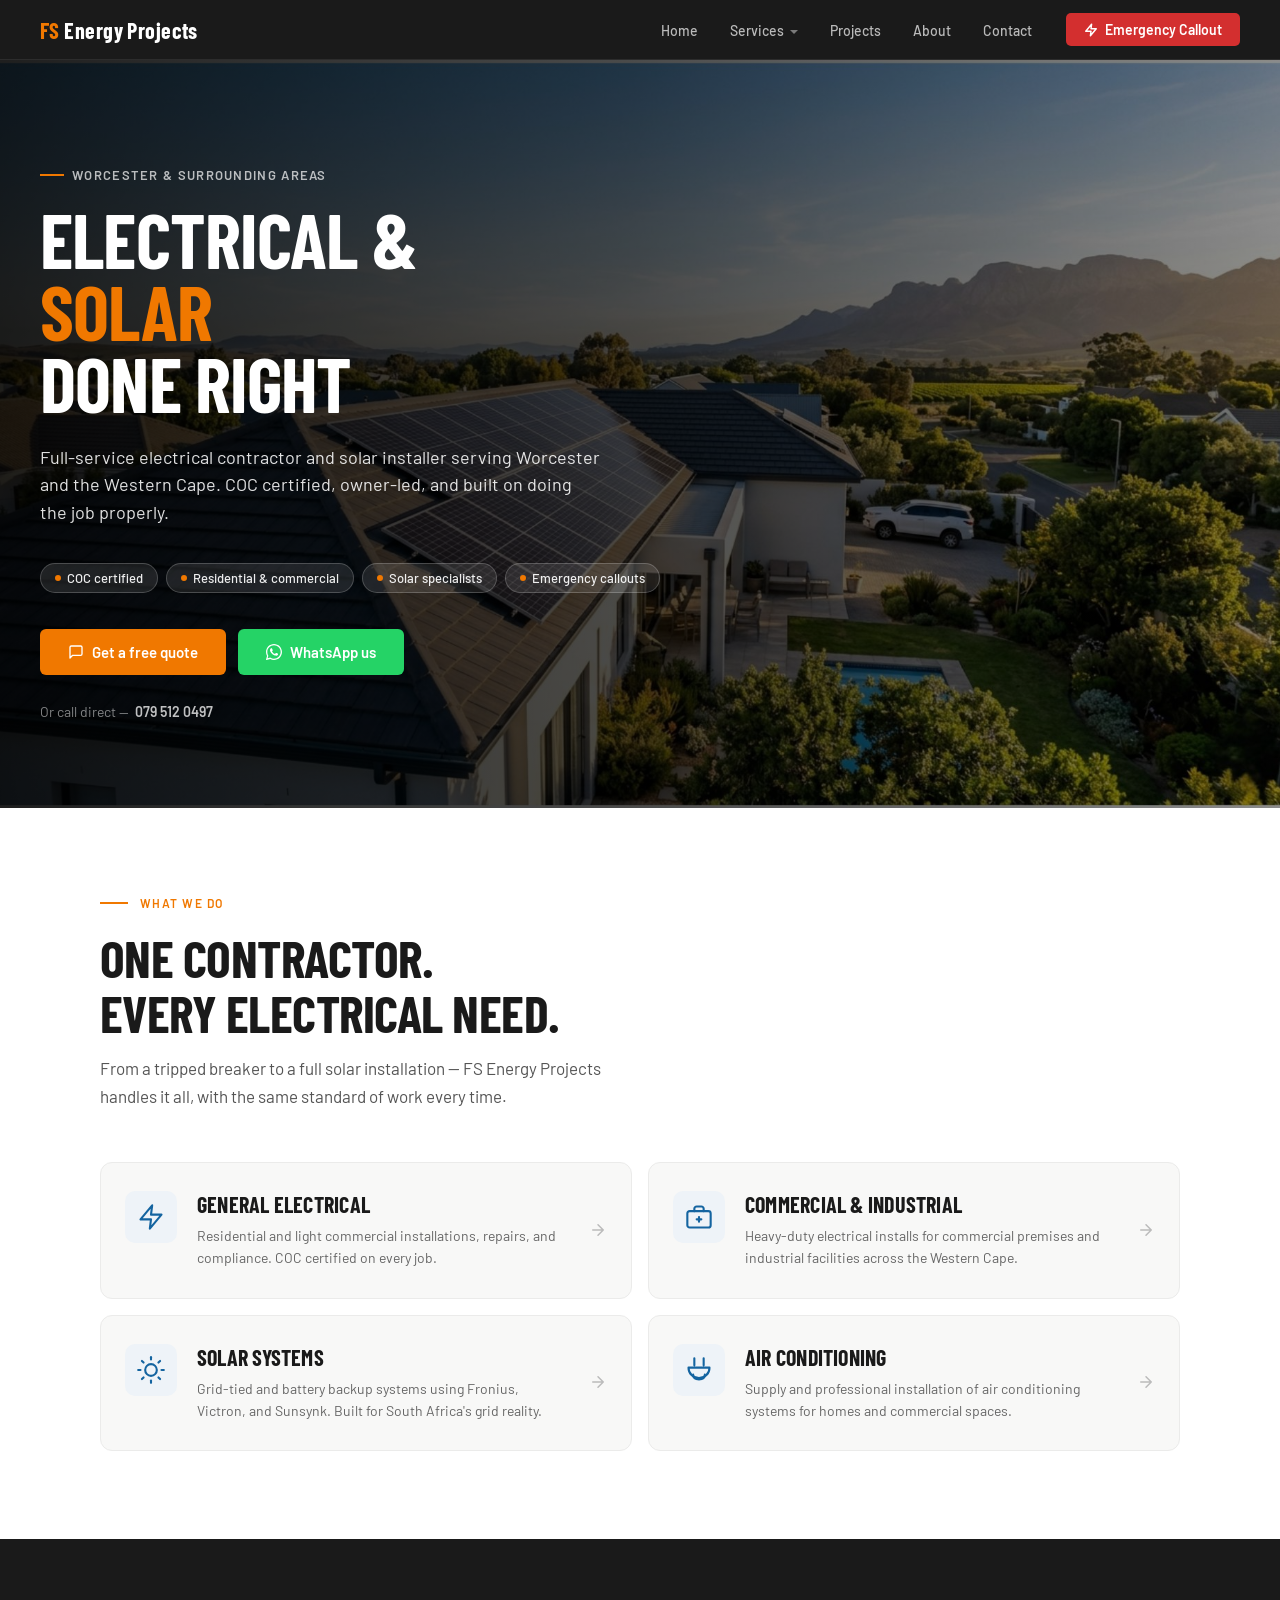
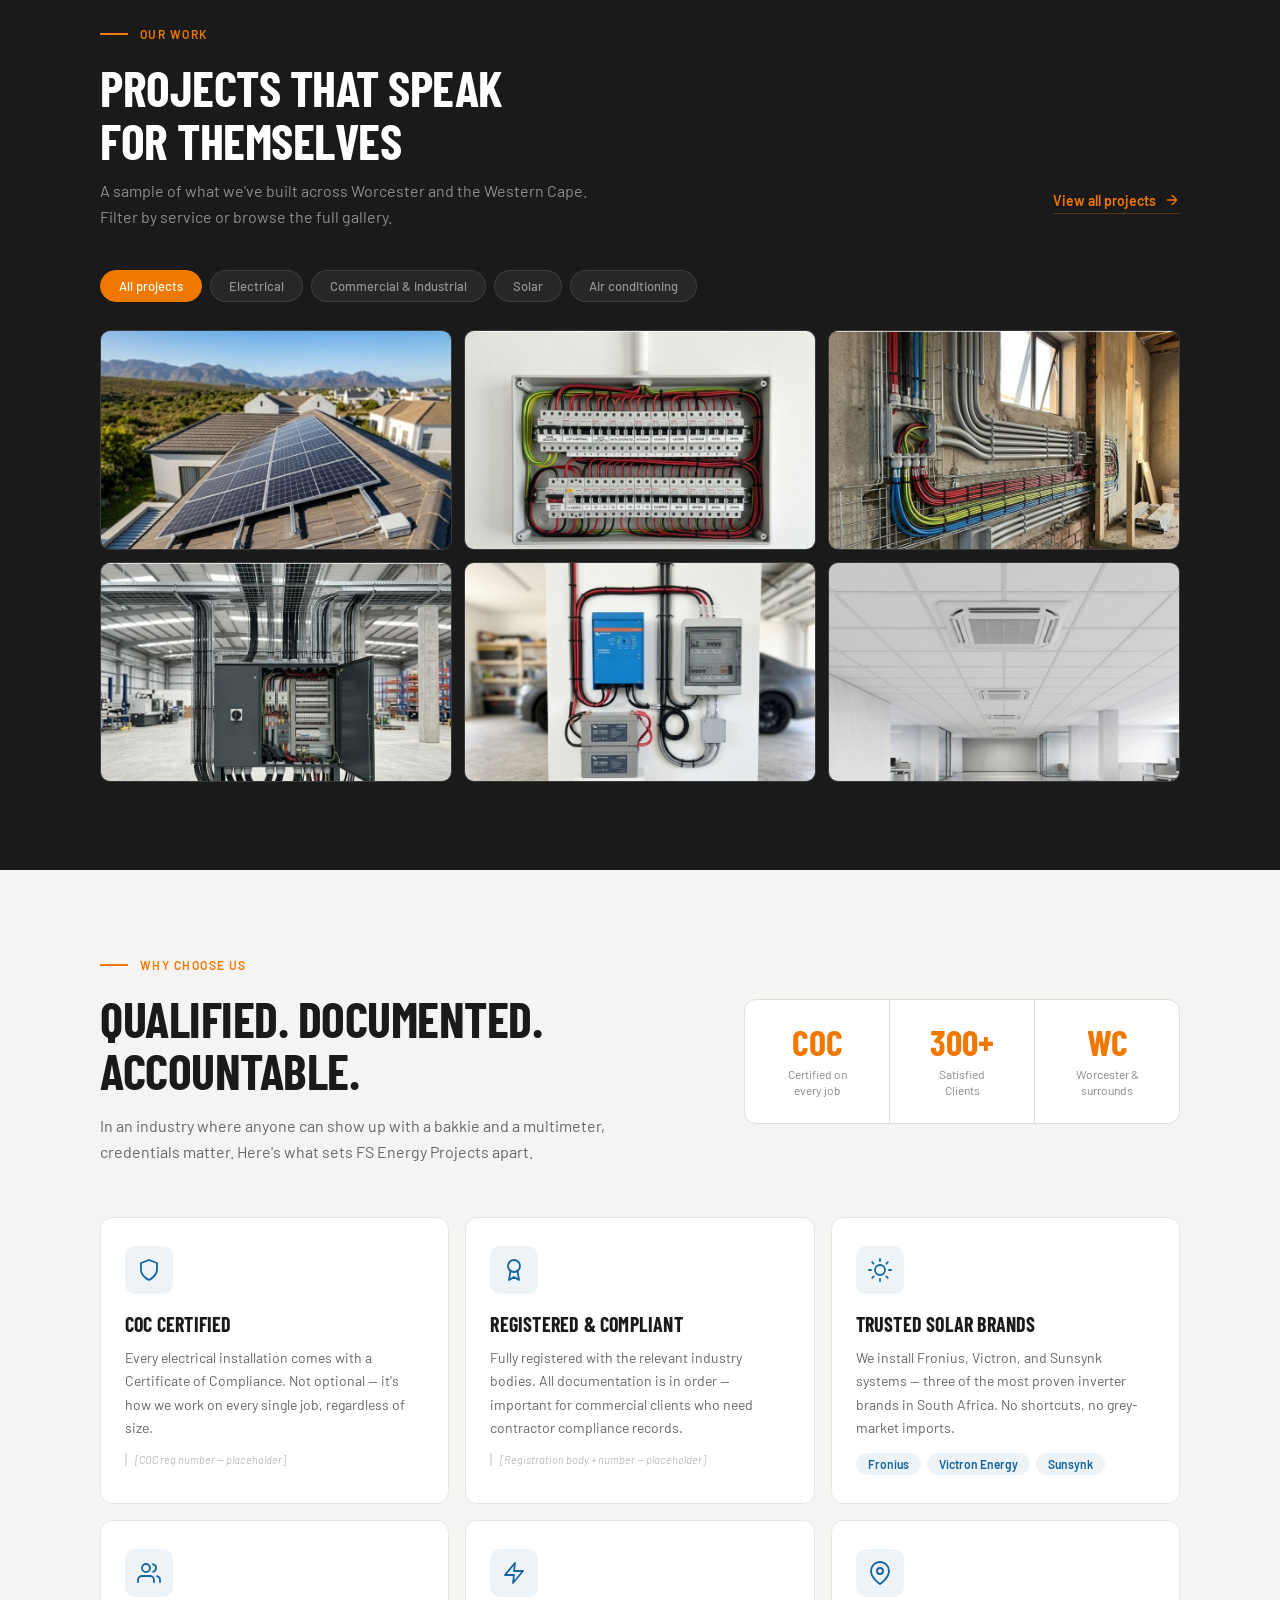
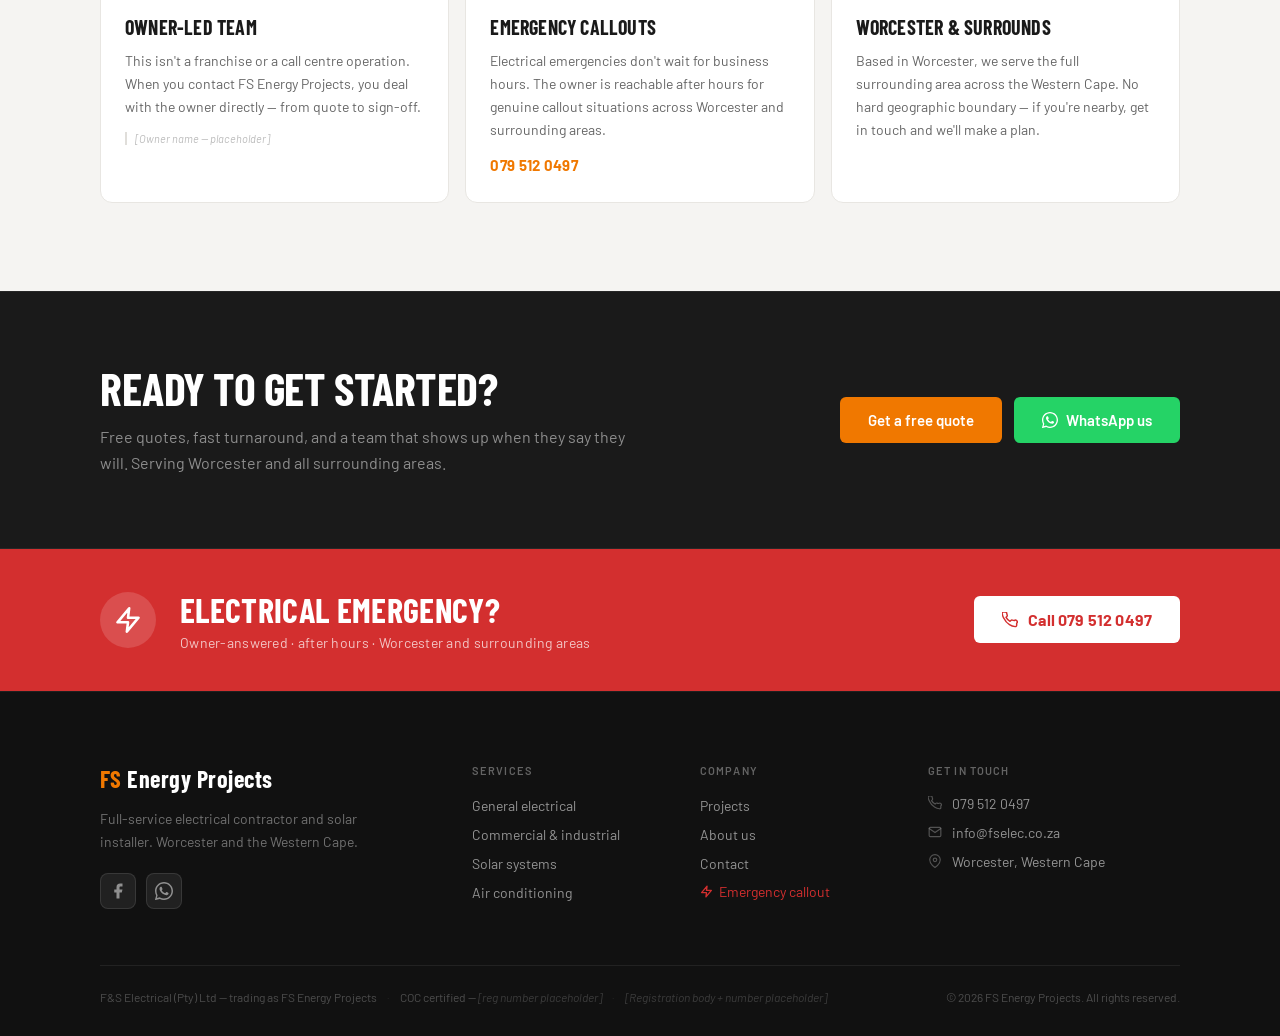
<file: index.html>
<!doctype html>
<html lang="en">
  <head>
    <meta charset="UTF-8" />
    <meta name="viewport" content="width=device-width, initial-scale=1.0" />
    <meta
      name="description"
      content="FS Energy Projects — COC certified electrical contractor and solar installer serving Worcester and the Western Cape. Residential, commercial, industrial, and solar."
    />
    <title>FS Energy Projects | Electrical &amp; Solar — Worcester</title>
    <link rel="preconnect" href="https://fonts.googleapis.com" />
    <link rel="preconnect" href="https://fonts.gstatic.com" crossorigin />
    <link
      href="https://fonts.googleapis.com/css2?family=Barlow:wght@400;500;600;700&family=Barlow+Condensed:wght@600;700&display=swap"
      rel="stylesheet"
    />
    <link rel="stylesheet" href="css/global.css" />
    <link rel="stylesheet" href="css/pages/home.css" />
  </head>
  <body>
    <!-- ============================================================
     NAV
     ============================================================ -->
    <nav class="nav">
      <a class="nav-logo" href="index.html">FS <span>Energy Projects</span></a>

      <ul class="nav-links">
        <li><a href="index.html">Home</a></li>
        <li class="nav-dropdown">
          <a href="#">Services</a>
          <div class="dropdown-menu">
            <a href="electrical.html">Electrical</a>
            <a href="commercial-industrial.html">Commercial &amp; Industrial</a>
            <a href="solar.html">Solar</a>
            <a href="air-conditioning.html">Air Conditioning</a>
          </div>
        </li>
        <li><a href="projects.html">Projects</a></li>
        <li><a href="about.html">About</a></li>
        <li><a href="contact.html">Contact</a></li>
      </ul>

      <a class="nav-emergency" href="tel:0795120497">
        <svg
          width="14"
          height="14"
          viewBox="0 0 24 24"
          fill="none"
          stroke="white"
          stroke-width="2.5"
          stroke-linecap="round"
          stroke-linejoin="round"
        >
          <polygon points="13 2 3 14 12 14 11 22 21 10 12 10 13 2" />
        </svg>
        Emergency Callout
      </a>

      <button
        class="nav-hamburger"
        id="navHamburger"
        aria-label="Open menu"
        aria-expanded="false"
        aria-controls="mobileMenu"
      >
        <span></span>
        <span></span>
        <span></span>
      </button>
    </nav>

    <!-- Mobile menu -->
    <div
      class="mobile-menu"
      id="mobileMenu"
      role="dialog"
      aria-label="Navigation menu"
    >
      <ul class="mobile-menu__nav">
        <li><a href="index.html">Home</a></li>
        <li>
          <span class="mobile-menu__label">Services</span>
          <ul class="mobile-menu__subnav">
            <li><a href="electrical.html">Electrical</a></li>
            <li>
              <a href="commercial-industrial.html"
                >Commercial &amp; Industrial</a
              >
            </li>
            <li><a href="solar.html">Solar</a></li>
            <li><a href="air-conditioning.html">Air Conditioning</a></li>
          </ul>
        </li>
        <li><a href="projects.html">Projects</a></li>
        <li><a href="about.html">About</a></li>
        <li><a href="contact.html">Contact</a></li>
      </ul>
      <div class="mobile-menu__actions">
        <a class="mobile-menu__call" href="tel:0795120497">
          <svg
            width="18"
            height="18"
            viewBox="0 0 24 24"
            fill="none"
            stroke="currentColor"
            stroke-width="2.2"
            stroke-linecap="round"
            stroke-linejoin="round"
          >
            <path
              d="M22 16.92v3a2 2 0 01-2.18 2 19.79 19.79 0 01-8.63-3.07A19.5 19.5 0 013.07 9.81 19.79 19.79 0 01.07 1.18 2 2 0 012.07 0h3a2 2 0 012 1.72c.127.96.361 1.903.7 2.81a2 2 0 01-.45 2.11L6.09 7.91a16 16 0 006 6l1.27-1.27a2 2 0 012.11-.45c.907.339 1.85.573 2.81.7A2 2 0 0122 16.92z"
            />
          </svg>
          Call 079 512 0497
        </a>
        <a
          class="mobile-menu__wa"
          href="https://wa.me/27795120497?text=Hi%2C%20I%27d%20like%20to%20enquire%20about%20your%20services."
          target="_blank"
          rel="noopener"
        >
          <svg width="18" height="18" viewBox="0 0 24 24" fill="currentColor">
            <path
              d="M17.472 14.382c-.297-.149-1.758-.867-2.03-.967-.273-.099-.471-.148-.67.15-.197.297-.767.966-.94 1.164-.173.199-.347.223-.644.075-.297-.15-1.255-.463-2.39-1.475-.883-.788-1.48-1.761-1.653-2.059-.173-.297-.018-.458.13-.606.134-.133.298-.347.446-.52.149-.174.198-.298.298-.497.099-.198.05-.371-.025-.52-.075-.149-.669-1.612-.916-2.207-.242-.579-.487-.5-.669-.51-.173-.008-.371-.01-.57-.01-.198 0-.52.074-.792.372-.272.297-1.04 1.016-1.04 2.479 0 1.462 1.065 2.875 1.213 3.074.149.198 2.096 3.2 5.077 4.487.709.306 1.262.489 1.694.625.712.227 1.36.195 1.871.118.571-.085 1.758-.719 2.006-1.413.248-.694.248-1.289.173-1.413-.074-.124-.272-.198-.57-.347z"
            />
            <path
              d="M12 0C5.373 0 0 5.373 0 12c0 2.127.558 4.126 1.532 5.859L.057 23.428a.5.5 0 00.611.625l5.701-1.493A11.94 11.94 0 0012 24c6.627 0 12-5.373 12-12S18.627 0 12 0zm0 22c-1.9 0-3.7-.513-5.253-1.406l-.376-.222-3.896 1.021 1.04-3.798-.244-.389A9.96 9.96 0 012 12C2 6.477 6.477 2 12 2s10 4.477 10 10-4.477 10-10 10z"
            />
          </svg>
          WhatsApp us
        </a>
      </div>
    </div>

    <!-- ============================================================
     HERO
     ============================================================ -->
    <section class="hero">
      <div class="hero-inner">
        <div class="hero-eyebrow">Worcester &amp; surrounding areas</div>

        <h1 class="hero-headline">
          Electrical &amp;<br />
          <em>Solar</em><br />
          Done Right
        </h1>

        <p class="hero-sub">
          Full-service electrical contractor and solar installer serving
          Worcester and the Western Cape. COC certified, owner-led, and built on
          doing the job properly.
        </p>

        <div class="hero-pills">
          <span class="pill"><span class="pill-dot"></span>COC certified</span>
          <span class="pill"
            ><span class="pill-dot"></span>Residential &amp; commercial</span
          >
          <span class="pill"
            ><span class="pill-dot"></span>Solar specialists</span
          >
          <span class="pill"
            ><span class="pill-dot"></span>Emergency callouts</span
          >
        </div>

        <div class="hero-ctas">
          <a class="btn-quote" href="contact.html">
            <svg
              width="16"
              height="16"
              viewBox="0 0 24 24"
              fill="none"
              stroke="currentColor"
              stroke-width="2"
              stroke-linecap="round"
              stroke-linejoin="round"
            >
              <path
                d="M21 15a2 2 0 01-2 2H7l-4 4V5a2 2 0 012-2h14a2 2 0 012 2z"
              />
            </svg>
            Get a free quote
          </a>
          <a
            class="btn-whatsapp"
            href="https://wa.me/27795120497?text=Hi%2C%20I%27d%20like%20to%20enquire%20about%20your%20services."
            target="_blank"
            rel="noopener"
          >
            <svg width="16" height="16" viewBox="0 0 24 24" fill="white">
              <path
                d="M17.472 14.382c-.297-.149-1.758-.867-2.03-.967-.273-.099-.471-.148-.67.15-.197.297-.767.966-.94 1.164-.173.199-.347.223-.644.075-.297-.15-1.255-.463-2.39-1.475-.883-.788-1.48-1.761-1.653-2.059-.173-.297-.018-.458.13-.606.134-.133.298-.347.446-.52.149-.174.198-.298.298-.497.099-.198.05-.371-.025-.52-.075-.149-.669-1.612-.916-2.207-.242-.579-.487-.5-.669-.51-.173-.008-.371-.01-.57-.01-.198 0-.52.074-.792.372-.272.297-1.04 1.016-1.04 2.479 0 1.462 1.065 2.875 1.213 3.074.149.198 2.096 3.2 5.077 4.487.709.306 1.262.489 1.694.625.712.227 1.36.195 1.871.118.571-.085 1.758-.719 2.006-1.413.248-.694.248-1.289.173-1.413-.074-.124-.272-.198-.57-.347z"
              />
              <path
                d="M12 0C5.373 0 0 5.373 0 12c0 2.127.558 4.126 1.532 5.859L.057 23.428a.5.5 0 00.611.625l5.701-1.493A11.94 11.94 0 0012 24c6.627 0 12-5.373 12-12S18.627 0 12 0zm0 22c-1.9 0-3.7-.513-5.253-1.406l-.376-.222-3.896 1.021 1.04-3.798-.244-.389A9.96 9.96 0 012 12C2 6.477 6.477 2 12 2s10 4.477 10 10-4.477 10-10 10z"
              />
            </svg>
            WhatsApp us
          </a>
        </div>

        <div class="hero-contact-line">
          Or call direct &mdash;
          <a href="tel:0795120497">079 512 0497</a>
        </div>
      </div>
    </section>

    <!-- ============================================================
     SERVICES SNAPSHOT
     ============================================================ -->
    <section class="services">
      <div class="services-inner">
        <div class="section-label">
          <span class="section-label__line"></span>
          What we do
        </div>

        <h2 class="services-heading">
          One contractor.<br />Every electrical need.
        </h2>
        <p class="services-sub">
          From a tripped breaker to a full solar installation — FS Energy
          Projects handles it all, with the same standard of work every time.
        </p>

        <div class="services-grid">
          <a class="svc-card" href="electrical.html">
            <div class="svc-card__icon">
              <svg
                width="28"
                height="28"
                viewBox="0 0 24 24"
                fill="none"
                stroke="currentColor"
                stroke-width="1.8"
                stroke-linecap="round"
                stroke-linejoin="round"
              >
                <polygon points="13 2 3 14 12 14 11 22 21 10 12 10 13 2" />
              </svg>
            </div>
            <div class="svc-card__body">
              <h3 class="svc-card__name">General electrical</h3>
              <p class="svc-card__desc">
                Residential and light commercial installations, repairs, and
                compliance. COC certified on every job.
              </p>
            </div>
            <div class="svc-card__arrow">
              <svg
                width="18"
                height="18"
                viewBox="0 0 24 24"
                fill="none"
                stroke="currentColor"
                stroke-width="2"
                stroke-linecap="round"
                stroke-linejoin="round"
              >
                <path d="M5 12h14M12 5l7 7-7 7" />
              </svg>
            </div>
          </a>

          <a class="svc-card" href="commercial-industrial.html">
            <div class="svc-card__icon">
              <svg
                width="28"
                height="28"
                viewBox="0 0 24 24"
                fill="none"
                stroke="currentColor"
                stroke-width="1.8"
                stroke-linecap="round"
                stroke-linejoin="round"
              >
                <rect x="2" y="7" width="20" height="14" rx="2" />
                <path d="M16 7V5a2 2 0 00-2-2h-4a2 2 0 00-2 2v2" />
                <line x1="12" y1="12" x2="12" y2="16" />
                <line x1="10" y1="14" x2="14" y2="14" />
              </svg>
            </div>
            <div class="svc-card__body">
              <h3 class="svc-card__name">Commercial &amp; industrial</h3>
              <p class="svc-card__desc">
                Heavy-duty electrical installs for commercial premises and
                industrial facilities across the Western Cape.
              </p>
            </div>
            <div class="svc-card__arrow">
              <svg
                width="18"
                height="18"
                viewBox="0 0 24 24"
                fill="none"
                stroke="currentColor"
                stroke-width="2"
                stroke-linecap="round"
                stroke-linejoin="round"
              >
                <path d="M5 12h14M12 5l7 7-7 7" />
              </svg>
            </div>
          </a>

          <a class="svc-card" href="solar.html">
            <div class="svc-card__icon">
              <svg
                width="28"
                height="28"
                viewBox="0 0 24 24"
                fill="none"
                stroke="currentColor"
                stroke-width="1.8"
                stroke-linecap="round"
                stroke-linejoin="round"
              >
                <circle cx="12" cy="12" r="5" />
                <line x1="12" y1="1" x2="12" y2="3" />
                <line x1="12" y1="21" x2="12" y2="23" />
                <line x1="4.22" y1="4.22" x2="5.64" y2="5.64" />
                <line x1="18.36" y1="18.36" x2="19.78" y2="19.78" />
                <line x1="1" y1="12" x2="3" y2="12" />
                <line x1="21" y1="12" x2="23" y2="12" />
                <line x1="4.22" y1="19.78" x2="5.64" y2="18.36" />
                <line x1="18.36" y1="5.64" x2="19.78" y2="4.22" />
              </svg>
            </div>
            <div class="svc-card__body">
              <h3 class="svc-card__name">Solar systems</h3>
              <p class="svc-card__desc">
                Grid-tied and battery backup systems using Fronius, Victron, and
                Sunsynk. Built for South Africa's grid reality.
              </p>
            </div>
            <div class="svc-card__arrow">
              <svg
                width="18"
                height="18"
                viewBox="0 0 24 24"
                fill="none"
                stroke="currentColor"
                stroke-width="2"
                stroke-linecap="round"
                stroke-linejoin="round"
              >
                <path d="M5 12h14M12 5l7 7-7 7" />
              </svg>
            </div>
          </a>

          <a class="svc-card" href="air-conditioning.html">
            <div class="svc-card__icon">
              <svg
                width="28"
                height="28"
                viewBox="0 0 24 24"
                fill="none"
                stroke="currentColor"
                stroke-width="1.8"
                stroke-linecap="round"
                stroke-linejoin="round"
              >
                <path d="M8 2v6M16 2v6M3 10h18M3 10a9 9 0 0018 0" />
                <path d="M7 16c0 2 1 4 5 4s5-2 5-4" />
              </svg>
            </div>
            <div class="svc-card__body">
              <h3 class="svc-card__name">Air conditioning</h3>
              <p class="svc-card__desc">
                Supply and professional installation of air conditioning systems
                for homes and commercial spaces.
              </p>
            </div>
            <div class="svc-card__arrow">
              <svg
                width="18"
                height="18"
                viewBox="0 0 24 24"
                fill="none"
                stroke="currentColor"
                stroke-width="2"
                stroke-linecap="round"
                stroke-linejoin="round"
              >
                <path d="M5 12h14M12 5l7 7-7 7" />
              </svg>
            </div>
          </a>
        </div>
      </div>
    </section>

    <!-- ============================================================
     PROJECTS SHOWCASE
     ============================================================ -->
    <section class="projects">
      <div class="projects-inner">
        <div class="projects-header">
          <div>
            <div class="section-label">
              <span class="section-label__line"></span>
              Our work
            </div>
            <h2 class="projects-heading">
              Projects that speak<br />for themselves
            </h2>
            <p class="projects-sub">
              A sample of what we've built across Worcester and the Western
              Cape. Filter by service or browse the full gallery.
            </p>
          </div>
          <a class="projects-all-link" href="projects.html">
            View all projects
            <svg
              width="16"
              height="16"
              viewBox="0 0 24 24"
              fill="none"
              stroke="currentColor"
              stroke-width="2"
              stroke-linecap="round"
              stroke-linejoin="round"
            >
              <path d="M5 12h14M12 5l7 7-7 7" />
            </svg>
          </a>
        </div>

        <div class="proj-filters">
          <button class="proj-filter active" data-filter="all">
            All projects
          </button>
          <button class="proj-filter" data-filter="electrical">
            Electrical
          </button>
          <button class="proj-filter" data-filter="commercial">
            Commercial &amp; industrial
          </button>
          <button class="proj-filter" data-filter="solar">Solar</button>
          <button class="proj-filter" data-filter="aircon">
            Air conditioning
          </button>
        </div>

        <div class="proj-grid" id="projGrid">
          <!-- ============================================================
               HOW TO ADD AN IMAGE:
               Replace <div class="proj-placeholder">...</div>
               with: <img src="assets/images/your-photo.jpg" alt="Description" loading="lazy">
               The overlay stays exactly as it is. Nothing else changes.
               ============================================================ -->

          <!-- 01 · SOLAR · Residential solar system -->
          <div class="proj-item" data-cat="solar">
            <div class="proj-thumb">
              <img
                src="assets/images/project-solar-residential.jpg"
                alt="Residential solar system installation"
                loading="lazy"
              />
              <div class="proj-overlay">
                <span class="proj-cat-tag">Solar</span>
                <p class="proj-caption">
                  Residential solar system<br /><span>Worcester</span>
                </p>
              </div>
            </div>
          </div>

          <!-- 02 · ELECTRICAL · DB board upgrade -->
          <div class="proj-item" data-cat="electrical">
            <div class="proj-thumb">
              <img
                src="assets/images/project-db-upgrade.jpg"
                alt="DB board upgrade"
                loading="lazy"
              />
              <div class="proj-overlay">
                <span class="proj-cat-tag">Electrical</span>
                <p class="proj-caption">
                  DB board upgrade<br /><span>Worcester</span>
                </p>
              </div>
            </div>
          </div>

          <!-- 03 · ELECTRICAL · New build wiring -->
          <div class="proj-item" data-cat="electrical">
            <div class="proj-thumb">
              <img
                src="assets/images/project-new-build-wiring.jpg"
                alt="New build wiring"
                loading="lazy"
              />
              <div class="proj-overlay">
                <span class="proj-cat-tag">Electrical</span>
                <p class="proj-caption">
                  New build wiring<br /><span>Worcester</span>
                </p>
              </div>
            </div>
          </div>

          <!-- 04 · COMMERCIAL · Industrial electrical install -->
          <div class="proj-item" data-cat="commercial">
            <div class="proj-thumb">
              <img
                src="assets/images/project-industrial-electrical.jpg"
                alt="Industrial electrical installation"
                loading="lazy"
              />
              <div class="proj-overlay">
                <span class="proj-cat-tag">Commercial &amp; industrial</span>
                <p class="proj-caption">
                  Industrial electrical install<br /><span>Western Cape</span>
                </p>
              </div>
            </div>
          </div>

          <!-- 05 · SOLAR · Battery backup system -->
          <div class="proj-item" data-cat="solar">
            <div class="proj-thumb">
              <img
                src="assets/images/project-battery-backup.jpg"
                alt="Battery backup system"
                loading="lazy"
              />
              <div class="proj-overlay">
                <span class="proj-cat-tag">Solar</span>
                <p class="proj-caption">
                  Battery backup system<br /><span>Worcester</span>
                </p>
              </div>
            </div>
          </div>

          <!-- 06 · AIRCON · Commercial aircon install -->
          <div class="proj-item" data-cat="aircon">
            <div class="proj-thumb">
              <img
                src="assets/images/project-aircon-commercial.jpg"
                alt="Commercial air conditioning installation"
                loading="lazy"
              />
              <div class="proj-overlay">
                <span class="proj-cat-tag">Air conditioning</span>
                <p class="proj-caption">
                  Commercial aircon install<br /><span>Worcester</span>
                </p>
              </div>
            </div>
          </div>
        </div>
      </div>
    </section>

    <!-- ============================================================
     WHY FS ENERGY
     ============================================================ -->
    <section class="why">
      <div class="why-inner">
        <div class="why-top">
          <div class="why-top__left">
            <div class="section-label">
              <span class="section-label__line"></span>
              Why choose us
            </div>
            <h2 class="why-heading">
              Qualified. Documented.<br />Accountable.
            </h2>
            <p class="why-sub">
              In an industry where anyone can show up with a bakkie and a
              multimeter, credentials matter. Here's what sets FS Energy
              Projects apart.
            </p>
          </div>

          <div class="why-stats">
            <div class="why-stat">
              <div class="why-stat__value">COC</div>
              <div class="why-stat__label">Certified on every job</div>
            </div>
            <div class="why-stat">
              <div class="why-stat__value">300+</div>
              <div class="why-stat__label">Satisfied Clients</div>
            </div>
            <div class="why-stat">
              <div class="why-stat__value">WC</div>
              <div class="why-stat__label">Worcester &amp; surrounds</div>
            </div>
          </div>
        </div>

        <div class="why-grid">
          <div class="why-card">
            <div class="why-card__icon">
              <svg
                width="24"
                height="24"
                viewBox="0 0 24 24"
                fill="none"
                stroke="currentColor"
                stroke-width="1.8"
                stroke-linecap="round"
                stroke-linejoin="round"
              >
                <path d="M12 22s8-4 8-10V5l-8-3-8 3v7c0 6 8 10 8 10z" />
              </svg>
            </div>
            <h3 class="why-card__title">COC certified</h3>
            <p class="why-card__body">
              Every electrical installation comes with a Certificate of
              Compliance. Not optional — it's how we work on every single job,
              regardless of size.
            </p>
            <div class="why-card__note">[COC reg number — placeholder]</div>
          </div>

          <div class="why-card">
            <div class="why-card__icon">
              <svg
                width="24"
                height="24"
                viewBox="0 0 24 24"
                fill="none"
                stroke="currentColor"
                stroke-width="1.8"
                stroke-linecap="round"
                stroke-linejoin="round"
              >
                <circle cx="12" cy="8" r="6" />
                <path d="M15.477 12.89L17 22l-5-3-5 3 1.523-9.11" />
              </svg>
            </div>
            <h3 class="why-card__title">Registered &amp; compliant</h3>
            <p class="why-card__body">
              Fully registered with the relevant industry bodies. All
              documentation is in order — important for commercial clients who
              need contractor compliance records.
            </p>
            <div class="why-card__note">
              [Registration body + number — placeholder]
            </div>
          </div>

          <div class="why-card">
            <div class="why-card__icon">
              <svg
                width="24"
                height="24"
                viewBox="0 0 24 24"
                fill="none"
                stroke="currentColor"
                stroke-width="1.8"
                stroke-linecap="round"
                stroke-linejoin="round"
              >
                <circle cx="12" cy="12" r="5" />
                <line x1="12" y1="1" x2="12" y2="3" />
                <line x1="12" y1="21" x2="12" y2="23" />
                <line x1="4.22" y1="4.22" x2="5.64" y2="5.64" />
                <line x1="18.36" y1="18.36" x2="19.78" y2="19.78" />
                <line x1="1" y1="12" x2="3" y2="12" />
                <line x1="21" y1="12" x2="23" y2="12" />
                <line x1="4.22" y1="19.78" x2="5.64" y2="18.36" />
                <line x1="18.36" y1="5.64" x2="19.78" y2="4.22" />
              </svg>
            </div>
            <h3 class="why-card__title">Trusted solar brands</h3>
            <p class="why-card__body">
              We install Fronius, Victron, and Sunsynk systems — three of the
              most proven inverter brands in South Africa. No shortcuts, no
              grey-market imports.
            </p>
            <div class="why-card__brands">
              <span class="brand-pill">Fronius</span>
              <span class="brand-pill">Victron Energy</span>
              <span class="brand-pill">Sunsynk</span>
            </div>
          </div>

          <div class="why-card">
            <div class="why-card__icon">
              <svg
                width="24"
                height="24"
                viewBox="0 0 24 24"
                fill="none"
                stroke="currentColor"
                stroke-width="1.8"
                stroke-linecap="round"
                stroke-linejoin="round"
              >
                <path d="M17 21v-2a4 4 0 00-4-4H5a4 4 0 00-4 4v2" />
                <circle cx="9" cy="7" r="4" />
                <path d="M23 21v-2a4 4 0 00-3-3.87" />
                <path d="M16 3.13a4 4 0 010 7.75" />
              </svg>
            </div>
            <h3 class="why-card__title">Owner-led team</h3>
            <p class="why-card__body">
              This isn't a franchise or a call centre operation. When you
              contact FS Energy Projects, you deal with the owner directly —
              from quote to sign-off.
            </p>
            <div class="why-card__note">[Owner name — placeholder]</div>
          </div>

          <div class="why-card">
            <div class="why-card__icon">
              <svg
                width="24"
                height="24"
                viewBox="0 0 24 24"
                fill="none"
                stroke="currentColor"
                stroke-width="1.8"
                stroke-linecap="round"
                stroke-linejoin="round"
              >
                <polygon points="13 2 3 14 12 14 11 22 21 10 12 10 13 2" />
              </svg>
            </div>
            <h3 class="why-card__title">Emergency callouts</h3>
            <p class="why-card__body">
              Electrical emergencies don't wait for business hours. The owner is
              reachable after hours for genuine callout situations across
              Worcester and surrounding areas.
            </p>
            <a class="why-card__cta" href="tel:0795120497">079 512 0497</a>
          </div>

          <div class="why-card">
            <div class="why-card__icon">
              <svg
                width="24"
                height="24"
                viewBox="0 0 24 24"
                fill="none"
                stroke="currentColor"
                stroke-width="1.8"
                stroke-linecap="round"
                stroke-linejoin="round"
              >
                <path d="M21 10c0 7-9 13-9 13s-9-6-9-13a9 9 0 0118 0z" />
                <circle cx="12" cy="10" r="3" />
              </svg>
            </div>
            <h3 class="why-card__title">Worcester &amp; surrounds</h3>
            <p class="why-card__body">
              Based in Worcester, we serve the full surrounding area across the
              Western Cape. No hard geographic boundary — if you're nearby, get
              in touch and we'll make a plan.
            </p>
          </div>
        </div>
      </div>
    </section>

    <!-- ============================================================
     MID-PAGE CTA
     ============================================================ -->
    <section class="midcta">
      <div class="midcta-inner">
        <div class="midcta-left">
          <h2 class="midcta-heading">Ready to get started?</h2>
          <p class="midcta-sub">
            Free quotes, fast turnaround, and a team that shows up when they say
            they will. Serving Worcester and all surrounding areas.
          </p>
        </div>
        <div class="midcta-actions">
          <a class="midcta-btn midcta-btn--primary" href="contact.html"
            >Get a free quote</a
          >
          <a
            class="midcta-btn midcta-btn--wa"
            href="https://wa.me/27795120497?text=Hi%2C%20I%27d%20like%20to%20enquire%20about%20your%20services."
            target="_blank"
            rel="noopener"
          >
            <svg width="16" height="16" viewBox="0 0 24 24" fill="currentColor">
              <path
                d="M17.472 14.382c-.297-.149-1.758-.867-2.03-.967-.273-.099-.471-.148-.67.15-.197.297-.767.966-.94 1.164-.173.199-.347.223-.644.075-.297-.15-1.255-.463-2.39-1.475-.883-.788-1.48-1.761-1.653-2.059-.173-.297-.018-.458.13-.606.134-.133.298-.347.446-.52.149-.174.198-.298.298-.497.099-.198.05-.371-.025-.52-.075-.149-.669-1.612-.916-2.207-.242-.579-.487-.5-.669-.51-.173-.008-.371-.01-.57-.01-.198 0-.52.074-.792.372-.272.297-1.04 1.016-1.04 2.479 0 1.462 1.065 2.875 1.213 3.074.149.198 2.096 3.2 5.077 4.487.709.306 1.262.489 1.694.625.712.227 1.36.195 1.871.118.571-.085 1.758-.719 2.006-1.413.248-.694.248-1.289.173-1.413-.074-.124-.272-.198-.57-.347z"
              />
              <path
                d="M12 0C5.373 0 0 5.373 0 12c0 2.127.558 4.126 1.532 5.859L.057 23.428a.5.5 0 00.611.625l5.701-1.493A11.94 11.94 0 0012 24c6.627 0 12-5.373 12-12S18.627 0 12 0zm0 22c-1.9 0-3.7-.513-5.253-1.406l-.376-.222-3.896 1.021 1.04-3.798-.244-.389A9.96 9.96 0 012 12C2 6.477 6.477 2 12 2s10 4.477 10 10-4.477 10-10 10z"
              />
            </svg>
            WhatsApp us
          </a>
        </div>
      </div>
    </section>

    <!-- ============================================================
     EMERGENCY CALLOUT STRIP
     ============================================================ -->
    <section class="emergency">
      <div class="emergency-inner">
        <div class="emergency-icon">
          <svg
            width="28"
            height="28"
            viewBox="0 0 24 24"
            fill="none"
            stroke="currentColor"
            stroke-width="2.2"
            stroke-linecap="round"
            stroke-linejoin="round"
          >
            <polygon points="13 2 3 14 12 14 11 22 21 10 12 10 13 2" />
          </svg>
        </div>
        <div class="emergency-text">
          <h2 class="emergency-heading">Electrical emergency?</h2>
          <p class="emergency-sub">
            Owner-answered · after hours · Worcester and surrounding areas
          </p>
        </div>
        <a class="emergency-btn" href="tel:0795120497">
          <svg
            width="16"
            height="16"
            viewBox="0 0 24 24"
            fill="none"
            stroke="currentColor"
            stroke-width="2.2"
            stroke-linecap="round"
            stroke-linejoin="round"
          >
            <path
              d="M22 16.92v3a2 2 0 01-2.18 2 19.79 19.79 0 01-8.63-3.07A19.5 19.5 0 013.07 9.81 19.79 19.79 0 01.07 1.18 2 2 0 012.07 0h3a2 2 0 012 1.72c.127.96.361 1.903.7 2.81a2 2 0 01-.45 2.11L6.09 7.91a16 16 0 006 6l1.27-1.27a2 2 0 012.11-.45c.907.339 1.85.573 2.81.7A2 2 0 0122 16.92z"
            />
          </svg>
          Call 079 512 0497
        </a>
      </div>
    </section>

    <!-- ============================================================
     FOOTER
     ============================================================ -->
    <footer class="footer">
      <div class="footer-inner">
        <div class="footer-top">
          <div class="footer-brand">
            <a class="footer-logo" href="index.html"
              >FS <span>Energy Projects</span></a
            >
            <p class="footer-tagline">
              Full-service electrical contractor and solar installer. Worcester
              and the Western Cape.
            </p>
            <div class="footer-social">
              <a
                class="footer-social__link"
                href="https://facebook.com/FandSElectrical"
                target="_blank"
                rel="noopener"
                aria-label="Facebook"
              >
                <svg
                  width="18"
                  height="18"
                  viewBox="0 0 24 24"
                  fill="currentColor"
                >
                  <path
                    d="M18 2h-3a5 5 0 00-5 5v3H7v4h3v8h4v-8h3l1-4h-4V7a1 1 0 011-1h3z"
                  />
                </svg>
              </a>
              <a
                class="footer-social__link"
                href="https://wa.me/27795120497"
                target="_blank"
                rel="noopener"
                aria-label="WhatsApp"
              >
                <svg
                  width="18"
                  height="18"
                  viewBox="0 0 24 24"
                  fill="currentColor"
                >
                  <path
                    d="M17.472 14.382c-.297-.149-1.758-.867-2.03-.967-.273-.099-.471-.148-.67.15-.197.297-.767.966-.94 1.164-.173.199-.347.223-.644.075-.297-.15-1.255-.463-2.39-1.475-.883-.788-1.48-1.761-1.653-2.059-.173-.297-.018-.458.13-.606.134-.133.298-.347.446-.52.149-.174.198-.298.298-.497.099-.198.05-.371-.025-.52-.075-.149-.669-1.612-.916-2.207-.242-.579-.487-.5-.669-.51-.173-.008-.371-.01-.57-.01-.198 0-.52.074-.792.372-.272.297-1.04 1.016-1.04 2.479 0 1.462 1.065 2.875 1.213 3.074.149.198 2.096 3.2 5.077 4.487.709.306 1.262.489 1.694.625.712.227 1.36.195 1.871.118.571-.085 1.758-.719 2.006-1.413.248-.694.248-1.289.173-1.413-.074-.124-.272-.198-.57-.347z"
                  />
                  <path
                    d="M12 0C5.373 0 0 5.373 0 12c0 2.127.558 4.126 1.532 5.859L.057 23.428a.5.5 0 00.611.625l5.701-1.493A11.94 11.94 0 0012 24c6.627 0 12-5.373 12-12S18.627 0 12 0zm0 22c-1.9 0-3.7-.513-5.253-1.406l-.376-.222-3.896 1.021 1.04-3.798-.244-.389A9.96 9.96 0 012 12C2 6.477 6.477 2 12 2s10 4.477 10 10-4.477 10-10 10z"
                  />
                </svg>
              </a>
            </div>
          </div>

          <div class="footer-col">
            <h4 class="footer-col__heading">Services</h4>
            <ul class="footer-links">
              <li><a href="electrical.html">General electrical</a></li>
              <li>
                <a href="commercial-industrial.html"
                  >Commercial &amp; industrial</a
                >
              </li>
              <li><a href="solar.html">Solar systems</a></li>
              <li><a href="air-conditioning.html">Air conditioning</a></li>
            </ul>
          </div>

          <div class="footer-col">
            <h4 class="footer-col__heading">Company</h4>
            <ul class="footer-links">
              <li><a href="projects.html">Projects</a></li>
              <li><a href="about.html">About us</a></li>
              <li><a href="contact.html">Contact</a></li>
              <li>
                <a href="tel:0795120497" class="footer-emergency-link">
                  <svg
                    width="13"
                    height="13"
                    viewBox="0 0 24 24"
                    fill="none"
                    stroke="currentColor"
                    stroke-width="2.5"
                    stroke-linecap="round"
                    stroke-linejoin="round"
                  >
                    <polygon points="13 2 3 14 12 14 11 22 21 10 12 10 13 2" />
                  </svg>
                  Emergency callout
                </a>
              </li>
            </ul>
          </div>

          <div class="footer-col">
            <h4 class="footer-col__heading">Get in touch</h4>
            <ul class="footer-contact-list">
              <li>
                <svg
                  width="14"
                  height="14"
                  viewBox="0 0 24 24"
                  fill="none"
                  stroke="currentColor"
                  stroke-width="2"
                  stroke-linecap="round"
                  stroke-linejoin="round"
                >
                  <path
                    d="M22 16.92v3a2 2 0 01-2.18 2 19.79 19.79 0 01-8.63-3.07A19.5 19.5 0 013.07 9.81 19.79 19.79 0 01.07 1.18 2 2 0 012.07 0h3a2 2 0 012 1.72c.127.96.361 1.903.7 2.81a2 2 0 01-.45 2.11L6.09 7.91a16 16 0 006 6l1.27-1.27a2 2 0 012.11-.45c.907.339 1.85.573 2.81.7A2 2 0 0122 16.92z"
                  />
                </svg>
                <a href="tel:0795120497">079 512 0497</a>
              </li>
              <li>
                <svg
                  width="14"
                  height="14"
                  viewBox="0 0 24 24"
                  fill="none"
                  stroke="currentColor"
                  stroke-width="2"
                  stroke-linecap="round"
                  stroke-linejoin="round"
                >
                  <path
                    d="M4 4h16c1.1 0 2 .9 2 2v12c0 1.1-.9 2-2 2H4c-1.1 0-2-.9-2-2V6c0-1.1.9-2 2-2z"
                  />
                  <polyline points="22,6 12,13 2,6" />
                </svg>
                <a href="mailto:info@fselec.co.za">info@fselec.co.za</a>
              </li>
              <li>
                <svg
                  width="14"
                  height="14"
                  viewBox="0 0 24 24"
                  fill="none"
                  stroke="currentColor"
                  stroke-width="2"
                  stroke-linecap="round"
                  stroke-linejoin="round"
                >
                  <path d="M21 10c0 7-9 13-9 13s-9-6-9-13a9 9 0 0118 0z" />
                  <circle cx="12" cy="10" r="3" />
                </svg>
                <span>Worcester, Western Cape</span>
              </li>
            </ul>
          </div>
        </div>

        <div class="footer-divider"></div>

        <div class="footer-bottom">
          <div class="footer-bottom__left">
            <span
              >F&amp;S Electrical (Pty) Ltd &mdash; trading as FS Energy
              Projects</span
            >
            <span class="footer-dot">&middot;</span>
            <span class="footer-coc"
              >COC certified &mdash; <em>[reg number placeholder]</em></span
            >
            <span class="footer-dot">&middot;</span>
            <span class="footer-reg"
              ><em>[Registration body + number placeholder]</em></span
            >
          </div>
          <div class="footer-bottom__right">
            <span
              >&copy; <span id="year"></span> FS Energy Projects. All rights
              reserved.</span
            >
          </div>
        </div>
      </div>
    </footer>

    <!-- ============================================================
     SCRIPTS
     ============================================================ -->
    <script src="js/nav.js"></script>
    <script src="js/projects-filter.js"></script>
    <script>
      document.getElementById("year").textContent = new Date().getFullYear();
    </script>
  </body>
</html>
</file>
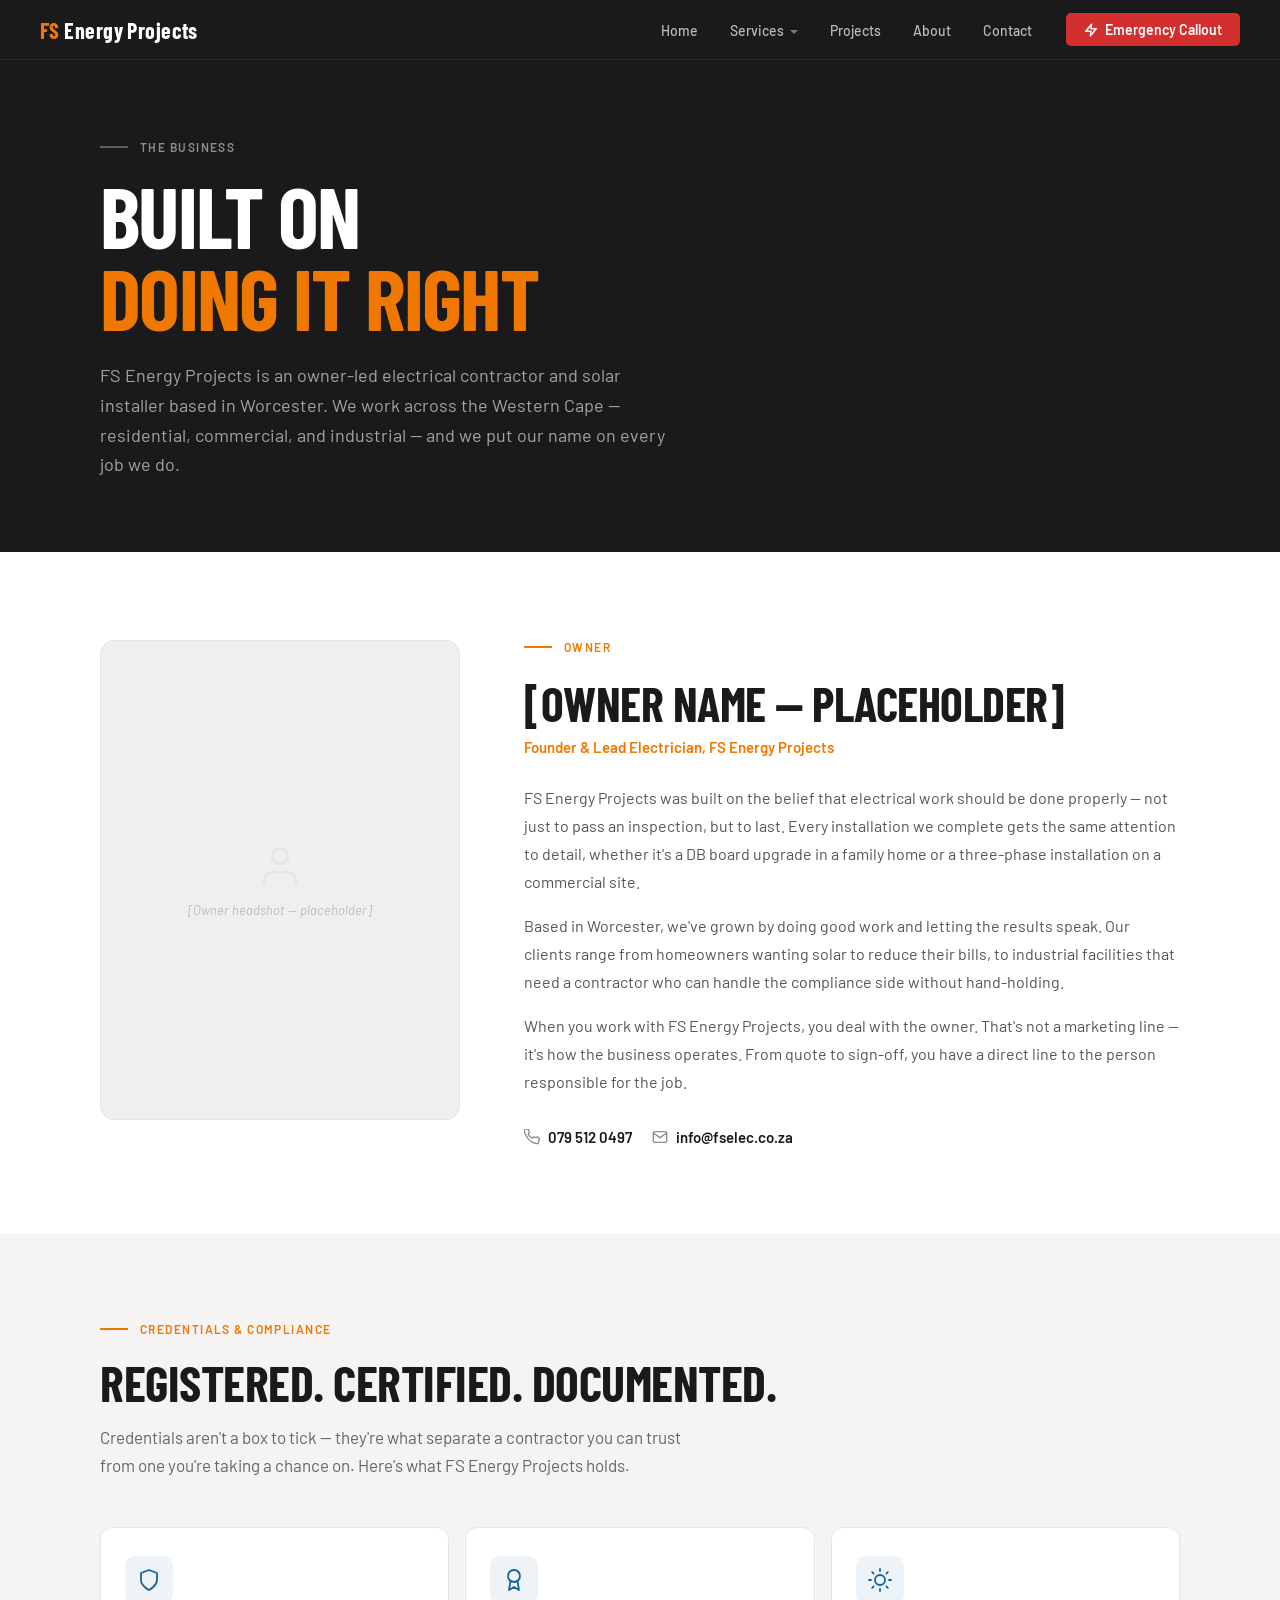
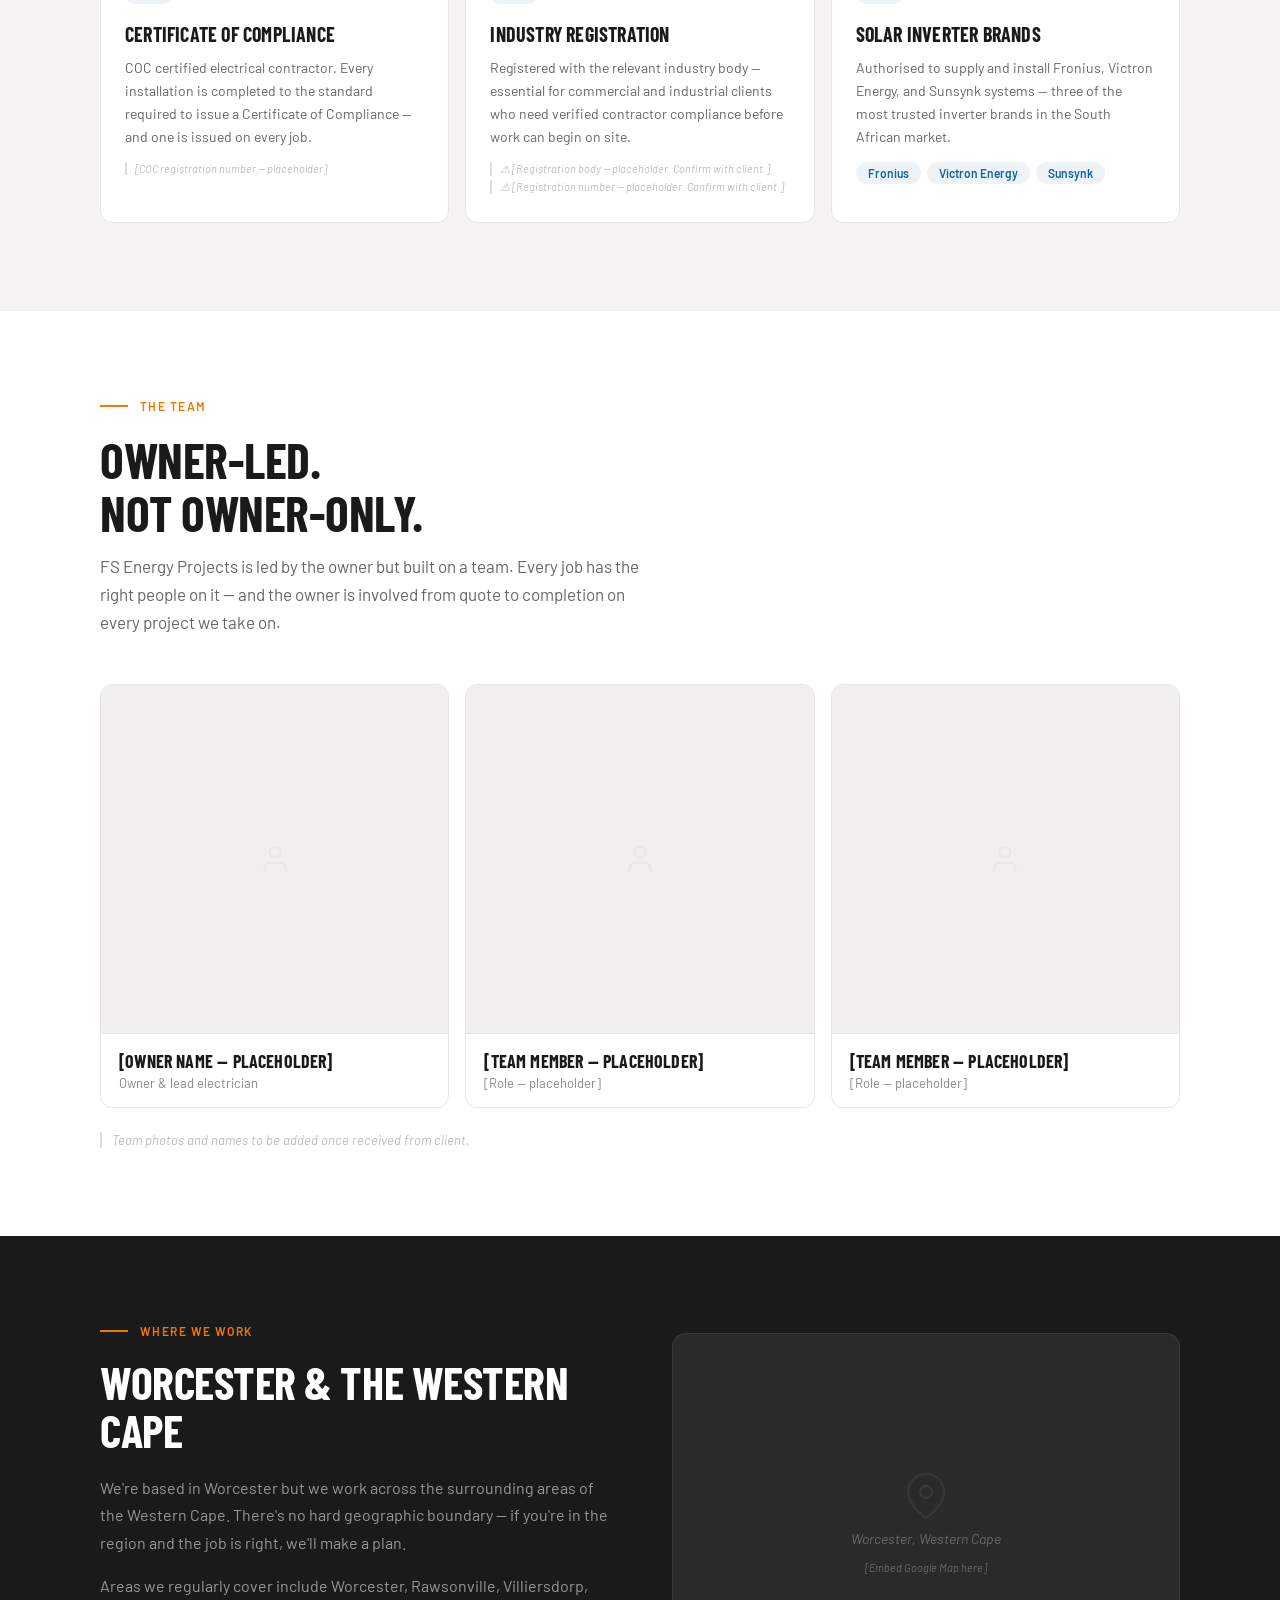
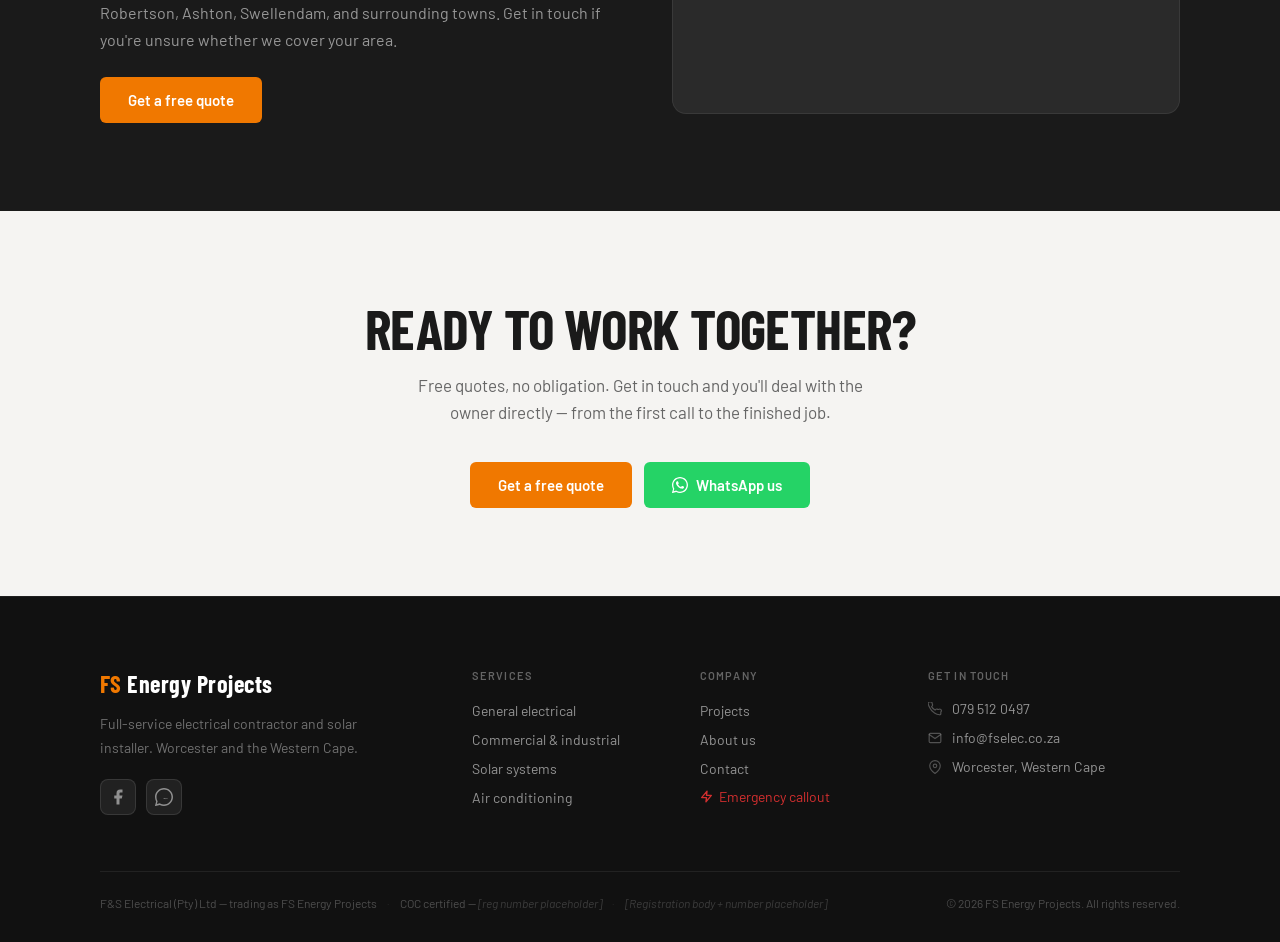
<file: about.html>
<!DOCTYPE html>
<html lang="en">
<head>
  <meta charset="UTF-8">
  <meta name="viewport" content="width=device-width, initial-scale=1.0">
  <meta name="description" content="About FS Energy Projects — a COC certified, owner-led electrical contractor and solar installer based in Worcester, Western Cape.">
  <title>About | FS Energy Projects — Worcester</title>
  <link rel="preconnect" href="https://fonts.googleapis.com">
  <link rel="preconnect" href="https://fonts.gstatic.com" crossorigin>
  <link href="https://fonts.googleapis.com/css2?family=Barlow:wght@400;500;600;700&family=Barlow+Condensed:wght@600;700&display=swap" rel="stylesheet">
  <link rel="stylesheet" href="css/global.css">
  <link rel="stylesheet" href="css/pages/about.css">
</head>
<body>

<!-- ============================================================
     NAV
     ============================================================ -->
<nav class="nav">
  <a class="nav-logo" href="index.html">FS <span>Energy Projects</span></a>
  <ul class="nav-links">
    <li><a href="index.html">Home</a></li>
    <li class="nav-dropdown">
      <a href="#">Services</a>
      <div class="dropdown-menu">
        <a href="electrical.html">Electrical</a>
        <a href="commercial-industrial.html">Commercial &amp; Industrial</a>
        <a href="solar.html">Solar</a>
        <a href="air-conditioning.html">Air Conditioning</a>
      </div>
    </li>
    <li><a href="projects.html">Projects</a></li>
    <li><a href="about.html">About</a></li>
    <li><a href="contact.html">Contact</a></li>
  </ul>
  <a class="nav-emergency" href="tel:0795120497">
    <svg width="14" height="14" viewBox="0 0 24 24" fill="none" stroke="white" stroke-width="2.5" stroke-linecap="round" stroke-linejoin="round"><polygon points="13 2 3 14 12 14 11 22 21 10 12 10 13 2"/></svg>
    Emergency Callout
  </a>
  <button class="nav-hamburger" id="navHamburger" aria-label="Open menu" aria-expanded="false" aria-controls="mobileMenu">
    <span></span><span></span><span></span>
  </button>
</nav>

<div class="mobile-menu" id="mobileMenu" role="dialog" aria-label="Navigation menu">
  <ul class="mobile-menu__nav">
    <li><a href="index.html">Home</a></li>
    <li>
      <span class="mobile-menu__label">Services</span>
      <ul class="mobile-menu__subnav">
        <li><a href="electrical.html">Electrical</a></li>
        <li><a href="commercial-industrial.html">Commercial &amp; Industrial</a></li>
        <li><a href="solar.html">Solar</a></li>
        <li><a href="air-conditioning.html">Air Conditioning</a></li>
      </ul>
    </li>
    <li><a href="projects.html">Projects</a></li>
    <li><a href="about.html">About</a></li>
    <li><a href="contact.html">Contact</a></li>
  </ul>
  <div class="mobile-menu__actions">
    <a class="mobile-menu__call" href="tel:0795120497">
      <svg width="18" height="18" viewBox="0 0 24 24" fill="none" stroke="currentColor" stroke-width="2.2" stroke-linecap="round" stroke-linejoin="round"><path d="M22 16.92v3a2 2 0 01-2.18 2 19.79 19.79 0 01-8.63-3.07A19.5 19.5 0 013.07 9.81 19.79 19.79 0 01.07 1.18 2 2 0 012.07 0h3a2 2 0 012 1.72c.127.96.361 1.903.7 2.81a2 2 0 01-.45 2.11L6.09 7.91a16 16 0 006 6l1.27-1.27a2 2 0 012.11-.45c.907.339 1.85.573 2.81.7A2 2 0 0122 16.92z"/></svg>
      Call 079 512 0497
    </a>
    <a class="mobile-menu__wa" href="https://wa.me/27795120497?text=Hi%2C%20I%27d%20like%20to%20enquire%20about%20your%20services." target="_blank" rel="noopener">
      <svg width="18" height="18" viewBox="0 0 24 24" fill="currentColor"><path d="M17.472 14.382c-.297-.149-1.758-.867-2.03-.967-.273-.099-.471-.148-.67.15-.197.297-.767.966-.94 1.164-.173.199-.347.223-.644.075-.297-.15-1.255-.463-2.39-1.475-.883-.788-1.48-1.761-1.653-2.059-.173-.297-.018-.458.13-.606.134-.133.298-.347.446-.52.149-.174.198-.298.298-.497.099-.198.05-.371-.025-.52-.075-.149-.669-1.612-.916-2.207-.242-.579-.487-.5-.669-.51-.173-.008-.371-.01-.57-.01-.198 0-.52.074-.792.372-.272.297-1.04 1.016-1.04 2.479 0 1.462 1.065 2.875 1.213 3.074.149.198 2.096 3.2 5.077 4.487.709.306 1.262.489 1.694.625.712.227 1.36.195 1.871.118.571-.085 1.758-.719 2.006-1.413.248-.694.248-1.289.173-1.413-.074-.124-.272-.198-.57-.347z"/><path d="M12 0C5.373 0 0 5.373 0 12c0 2.127.558 4.126 1.532 5.859L.057 23.428a.5.5 0 00.611.625l5.701-1.493A11.94 11.94 0 0012 24c6.627 0 12-5.373 12-12S18.627 0 12 0zm0 22c-1.9 0-3.7-.513-5.253-1.406l-.376-.222-3.896 1.021 1.04-3.798-.244-.389A9.96 9.96 0 012 12C2 6.477 6.477 2 12 2s10 4.477 10 10-4.477 10-10 10z"/></svg>
      WhatsApp us
    </a>
  </div>
</div>


<!-- ============================================================
     PAGE HEADER
     ============================================================ -->
<section class="about-header">
  <div class="about-header__inner">
    <div class="section-label" style="color: rgba(255,255,255,0.5);">
      <span class="section-label__line" style="background:rgba(255,255,255,0.3);"></span>
      The business
    </div>
    <h1 class="about-header__heading">Built on<br><em>doing it right</em></h1>
    <p class="about-header__sub">FS Energy Projects is an owner-led electrical contractor and solar installer based in Worcester. We work across the Western Cape — residential, commercial, and industrial — and we put our name on every job we do.</p>
  </div>
</section>


<!-- ============================================================
     OWNER INTRO
     ============================================================ -->
<section class="about-owner">
  <div class="about-owner__inner">
    <div class="about-owner__image">
      <div class="about-owner__placeholder">
        <svg width="48" height="48" viewBox="0 0 24 24" fill="none" stroke="currentColor" stroke-width="1.2" stroke-linecap="round" stroke-linejoin="round" opacity="0.2"><path d="M20 21v-2a4 4 0 00-4-4H8a4 4 0 00-4 4v2"/><circle cx="12" cy="7" r="4"/></svg>
        <span>[Owner headshot — placeholder]</span>
      </div>
    </div>
    <div class="about-owner__content">
      <div class="section-label">
        <span class="section-label__line"></span>
        Owner
      </div>
      <h2 class="about-owner__name">[Owner name — placeholder]</h2>
      <p class="about-owner__role">Founder &amp; Lead Electrician, FS Energy Projects</p>
      <div class="about-owner__bio">
        <p>FS Energy Projects was built on the belief that electrical work should be done properly — not just to pass an inspection, but to last. Every installation we complete gets the same attention to detail, whether it's a DB board upgrade in a family home or a three-phase installation on a commercial site.</p>
        <p>Based in Worcester, we've grown by doing good work and letting the results speak. Our clients range from homeowners wanting solar to reduce their bills, to industrial facilities that need a contractor who can handle the compliance side without hand-holding.</p>
        <p>When you work with FS Energy Projects, you deal with the owner. That's not a marketing line — it's how the business operates. From quote to sign-off, you have a direct line to the person responsible for the job.</p>
      </div>
      <div class="about-owner__contact">
        <a class="about-owner__contact-item" href="tel:0795120497">
          <svg width="16" height="16" viewBox="0 0 24 24" fill="none" stroke="currentColor" stroke-width="2" stroke-linecap="round" stroke-linejoin="round"><path d="M22 16.92v3a2 2 0 01-2.18 2 19.79 19.79 0 01-8.63-3.07A19.5 19.5 0 013.07 9.81 19.79 19.79 0 01.07 1.18 2 2 0 012.07 0h3a2 2 0 012 1.72c.127.96.361 1.903.7 2.81a2 2 0 01-.45 2.11L6.09 7.91a16 16 0 006 6l1.27-1.27a2 2 0 012.11-.45c.907.339 1.85.573 2.81.7A2 2 0 0122 16.92z"/></svg>
          079 512 0497
        </a>
        <a class="about-owner__contact-item" href="mailto:info@fselec.co.za">
          <svg width="16" height="16" viewBox="0 0 24 24" fill="none" stroke="currentColor" stroke-width="2" stroke-linecap="round" stroke-linejoin="round"><path d="M4 4h16c1.1 0 2 .9 2 2v12c0 1.1-.9 2-2 2H4c-1.1 0-2-.9-2-2V6c0-1.1.9-2 2-2z"/><polyline points="22,6 12,13 2,6"/></svg>
          info@fselec.co.za
        </a>
      </div>
    </div>
  </div>
</section>


<!-- ============================================================
     CREDENTIALS
     ============================================================ -->
<section class="about-creds">
  <div class="about-creds__inner">
    <div class="section-label">
      <span class="section-label__line"></span>
      Credentials &amp; compliance
    </div>
    <h2 class="about-creds__heading">Registered. Certified. Documented.</h2>
    <p class="about-creds__intro">Credentials aren't a box to tick — they're what separate a contractor you can trust from one you're taking a chance on. Here's what FS Energy Projects holds.</p>

    <div class="about-creds__grid">

      <div class="about-creds__card">
        <div class="about-creds__icon">
          <svg width="24" height="24" viewBox="0 0 24 24" fill="none" stroke="currentColor" stroke-width="1.8" stroke-linecap="round" stroke-linejoin="round"><path d="M12 22s8-4 8-10V5l-8-3-8 3v7c0 6 8 10 8 10z"/></svg>
        </div>
        <h3 class="about-creds__title">Certificate of Compliance</h3>
        <p class="about-creds__body">COC certified electrical contractor. Every installation is completed to the standard required to issue a Certificate of Compliance — and one is issued on every job.</p>
        <div class="about-creds__reg">[COC registration number — placeholder]</div>
      </div>

      <div class="about-creds__card">
        <div class="about-creds__icon">
          <svg width="24" height="24" viewBox="0 0 24 24" fill="none" stroke="currentColor" stroke-width="1.8" stroke-linecap="round" stroke-linejoin="round"><circle cx="12" cy="8" r="6"/><path d="M15.477 12.89L17 22l-5-3-5 3 1.523-9.11"/></svg>
        </div>
        <h3 class="about-creds__title">Industry registration</h3>
        <p class="about-creds__body">Registered with the relevant industry body — essential for commercial and industrial clients who need verified contractor compliance before work can begin on site.</p>
        <!-- ⚠ PLACEHOLDER — confirm registration body and number with client before launch -->
        <div class="about-creds__reg">⚠ [Registration body — placeholder. Confirm with client.]</div>
        <div class="about-creds__reg" style="margin-top:4px;">⚠ [Registration number — placeholder. Confirm with client.]</div>
      </div>

      <div class="about-creds__card">
        <div class="about-creds__icon">
          <svg width="24" height="24" viewBox="0 0 24 24" fill="none" stroke="currentColor" stroke-width="1.8" stroke-linecap="round" stroke-linejoin="round"><circle cx="12" cy="12" r="5"/><line x1="12" y1="1" x2="12" y2="3"/><line x1="12" y1="21" x2="12" y2="23"/><line x1="4.22" y1="4.22" x2="5.64" y2="5.64"/><line x1="18.36" y1="18.36" x2="19.78" y2="19.78"/><line x1="1" y1="12" x2="3" y2="12"/><line x1="21" y1="12" x2="23" y2="12"/><line x1="4.22" y1="19.78" x2="5.64" y2="18.36"/><line x1="18.36" y1="5.64" x2="19.78" y2="4.22"/></svg>
        </div>
        <h3 class="about-creds__title">Solar inverter brands</h3>
        <p class="about-creds__body">Authorised to supply and install Fronius, Victron Energy, and Sunsynk systems — three of the most trusted inverter brands in the South African market.</p>
        <div class="about-creds__brands">
          <span class="about-brand-pill">Fronius</span>
          <span class="about-brand-pill">Victron Energy</span>
          <span class="about-brand-pill">Sunsynk</span>
        </div>
      </div>

    </div>
  </div>
</section>


<!-- ============================================================
     TEAM
     ============================================================ -->
<section class="about-team">
  <div class="about-team__inner">
    <div class="section-label">
      <span class="section-label__line"></span>
      The team
    </div>
    <h2 class="about-team__heading">Owner-led.<br>Not owner-only.</h2>
    <p class="about-team__intro">FS Energy Projects is led by the owner but built on a team. Every job has the right people on it — and the owner is involved from quote to completion on every project we take on.</p>

    <div class="about-team__grid">

      <div class="about-team__card">
        <div class="about-team__photo">
          <div class="about-team__photo-placeholder">
            <svg width="32" height="32" viewBox="0 0 24 24" fill="none" stroke="currentColor" stroke-width="1.3" opacity="0.2" stroke-linecap="round" stroke-linejoin="round"><path d="M20 21v-2a4 4 0 00-4-4H8a4 4 0 00-4 4v2"/><circle cx="12" cy="7" r="4"/></svg>
          </div>
        </div>
        <div class="about-team__info">
          <div class="about-team__name">[Owner name — placeholder]</div>
          <div class="about-team__role">Owner &amp; lead electrician</div>
        </div>
      </div>

      <div class="about-team__card">
        <div class="about-team__photo">
          <div class="about-team__photo-placeholder">
            <svg width="32" height="32" viewBox="0 0 24 24" fill="none" stroke="currentColor" stroke-width="1.3" opacity="0.2" stroke-linecap="round" stroke-linejoin="round"><path d="M20 21v-2a4 4 0 00-4-4H8a4 4 0 00-4 4v2"/><circle cx="12" cy="7" r="4"/></svg>
          </div>
        </div>
        <div class="about-team__info">
          <div class="about-team__name">[Team member — placeholder]</div>
          <div class="about-team__role">[Role — placeholder]</div>
        </div>
      </div>

      <div class="about-team__card">
        <div class="about-team__photo">
          <div class="about-team__photo-placeholder">
            <svg width="32" height="32" viewBox="0 0 24 24" fill="none" stroke="currentColor" stroke-width="1.3" opacity="0.2" stroke-linecap="round" stroke-linejoin="round"><path d="M20 21v-2a4 4 0 00-4-4H8a4 4 0 00-4 4v2"/><circle cx="12" cy="7" r="4"/></svg>
          </div>
        </div>
        <div class="about-team__info">
          <div class="about-team__name">[Team member — placeholder]</div>
          <div class="about-team__role">[Role — placeholder]</div>
        </div>
      </div>

    </div>

    <div class="about-team__note">
      Team photos and names to be added once received from client.
    </div>

  </div>
</section>


<!-- ============================================================
     SERVICE AREA
     ============================================================ -->
<section class="about-area">
  <div class="about-area__inner">
    <div class="about-area__content">
      <div class="section-label">
        <span class="section-label__line"></span>
        Where we work
      </div>
      <h2 class="about-area__heading">Worcester &amp; the Western Cape</h2>
      <p class="about-area__body">We're based in Worcester but we work across the surrounding areas of the Western Cape. There's no hard geographic boundary — if you're in the region and the job is right, we'll make a plan.</p>
      <p class="about-area__body">Areas we regularly cover include Worcester, Rawsonville, Villiersdorp, Robertson, Ashton, Swellendam, and surrounding towns. Get in touch if you're unsure whether we cover your area.</p>
      <a class="btn-primary" href="contact.html" style="margin-top: 8px;">Get a free quote</a>
    </div>
    <div class="about-area__map">
      <div class="about-area__map-placeholder">
        <svg width="48" height="48" viewBox="0 0 24 24" fill="none" stroke="currentColor" stroke-width="1.2" opacity="0.2" stroke-linecap="round" stroke-linejoin="round"><path d="M21 10c0 7-9 13-9 13s-9-6-9-13a9 9 0 0118 0z"/><circle cx="12" cy="10" r="3"/></svg>
        <span>Worcester, Western Cape</span>
        <span style="font-size:11px; margin-top:4px;">[Embed Google Map here]</span>
      </div>
    </div>
  </div>
</section>


<!-- ============================================================
     BOTTOM CTA
     ============================================================ -->
<section class="about-cta">
  <div class="about-cta__inner">
    <h2 class="about-cta__heading">Ready to work together?</h2>
    <p class="about-cta__sub">Free quotes, no obligation. Get in touch and you'll deal with the owner directly — from the first call to the finished job.</p>
    <div class="about-cta__actions">
      <a class="btn-primary" href="contact.html">Get a free quote</a>
      <a class="btn-whatsapp" href="https://wa.me/27795120497?text=Hi%2C%20I%27d%20like%20to%20enquire%20about%20your%20services." target="_blank" rel="noopener">
        <svg width="16" height="16" viewBox="0 0 24 24" fill="currentColor"><path d="M17.472 14.382c-.297-.149-1.758-.867-2.03-.967-.273-.099-.471-.148-.67.15-.197.297-.767.966-.94 1.164-.173.199-.347.223-.644.075-.297-.15-1.255-.463-2.39-1.475-.883-.788-1.48-1.761-1.653-2.059-.173-.297-.018-.458.13-.606.134-.133.298-.347.446-.52.149-.174.198-.298.298-.497.099-.198.05-.371-.025-.52-.075-.149-.669-1.612-.916-2.207-.242-.579-.487-.5-.669-.51-.173-.008-.371-.01-.57-.01-.198 0-.52.074-.792.372-.272.297-1.04 1.016-1.04 2.479 0 1.462 1.065 2.875 1.213 3.074.149.198 2.096 3.2 5.077 4.487.709.306 1.262.489 1.694.625.712.227 1.36.195 1.871.118.571-.085 1.758-.719 2.006-1.413.248-.694.248-1.289.173-1.413-.074-.124-.272-.198-.57-.347z"/><path d="M12 0C5.373 0 0 5.373 0 12c0 2.127.558 4.126 1.532 5.859L.057 23.428a.5.5 0 00.611.625l5.701-1.493A11.94 11.94 0 0012 24c6.627 0 12-5.373 12-12S18.627 0 12 0zm0 22c-1.9 0-3.7-.513-5.253-1.406l-.376-.222-3.896 1.021 1.04-3.798-.244-.389A9.96 9.96 0 012 12C2 6.477 6.477 2 12 2s10 4.477 10 10-4.477 10-10 10z"/></svg>
        WhatsApp us
      </a>
    </div>
  </div>
</section>


<!-- ============================================================
     FOOTER
     ============================================================ -->
<footer class="footer">
  <div class="footer-inner">
    <div class="footer-top">
      <div class="footer-brand">
        <a class="footer-logo" href="index.html">FS <span>Energy Projects</span></a>
        <p class="footer-tagline">Full-service electrical contractor and solar installer. Worcester and the Western Cape.</p>
        <div class="footer-social">
          <a class="footer-social__link" href="https://facebook.com/FandSElectrical" target="_blank" rel="noopener" aria-label="Facebook">
            <svg width="18" height="18" viewBox="0 0 24 24" fill="currentColor"><path d="M18 2h-3a5 5 0 00-5 5v3H7v4h3v8h4v-8h3l1-4h-4V7a1 1 0 011-1h3z"/></svg>
          </a>
          <a class="footer-social__link" href="https://wa.me/27795120497" target="_blank" rel="noopener" aria-label="WhatsApp">
            <svg width="18" height="18" viewBox="0 0 24 24" fill="currentColor"><path d="M17.472 14.382c-.297-.149-1.758-.867-2.03-.967-.273-.099-.471-.148-.67.15-.197.297-.767.966-.94 1.164-.173.199-.347.223-.644.075-.297-.15-1.255-.463-2.39-1.475-.883-.788-1.ab-1.761-1.653-2.059-.173-.297-.018-.458.13-.606.134-.133.298-.347.446-.52.149-.174.198-.298.298-.497.099-.198.05-.371-.025-.52-.075-.149-.669-1.612-.916-2.207-.242-.579-.487-.5-.669-.51-.173-.008-.371-.01-.57-.01-.198 0-.52.074-.792.372-.272.297-1.04 1.016-1.04 2.479 0 1.462 1.065 2.875 1.213 3.074.149.198 2.096 3.2 5.077 4.487.709.306 1.262.489 1.694.625.712.227 1.36.195 1.871.118.571-.085 1.758-.719 2.006-1.413.248-.694.248-1.289.173-1.413-.074-.124-.272-.198-.57-.347z"/><path d="M12 0C5.373 0 0 5.373 0 12c0 2.127.558 4.126 1.532 5.859L.057 23.428a.5.5 0 00.611.625l5.701-1.493A11.94 11.94 0 0012 24c6.627 0 12-5.373 12-12S18.627 0 12 0zm0 22c-1.9 0-3.7-.513-5.253-1.406l-.376-.222-3.896 1.021 1.04-3.798-.244-.389A9.96 9.96 0 012 12C2 6.477 6.477 2 12 2s10 4.477 10 10-4.477 10-10 10z"/></svg>
          </a>
        </div>
      </div>
      <div class="footer-col">
        <h4 class="footer-col__heading">Services</h4>
        <ul class="footer-links">
          <li><a href="electrical.html">General electrical</a></li>
          <li><a href="commercial-industrial.html">Commercial &amp; industrial</a></li>
          <li><a href="solar.html">Solar systems</a></li>
          <li><a href="air-conditioning.html">Air conditioning</a></li>
        </ul>
      </div>
      <div class="footer-col">
        <h4 class="footer-col__heading">Company</h4>
        <ul class="footer-links">
          <li><a href="projects.html">Projects</a></li>
          <li><a href="about.html">About us</a></li>
          <li><a href="contact.html">Contact</a></li>
          <li>
            <a href="tel:0795120497" class="footer-emergency-link">
              <svg width="13" height="13" viewBox="0 0 24 24" fill="none" stroke="currentColor" stroke-width="2.5" stroke-linecap="round" stroke-linejoin="round"><polygon points="13 2 3 14 12 14 11 22 21 10 12 10 13 2"/></svg>
              Emergency callout
            </a>
          </li>
        </ul>
      </div>
      <div class="footer-col">
        <h4 class="footer-col__heading">Get in touch</h4>
        <ul class="footer-contact-list">
          <li>
            <svg width="14" height="14" viewBox="0 0 24 24" fill="none" stroke="currentColor" stroke-width="2" stroke-linecap="round" stroke-linejoin="round"><path d="M22 16.92v3a2 2 0 01-2.18 2 19.79 19.79 0 01-8.63-3.07A19.5 19.5 0 013.07 9.81 19.79 19.79 0 01.07 1.18 2 2 0 012.07 0h3a2 2 0 012 1.72c.127.96.361 1.903.7 2.81a2 2 0 01-.45 2.11L6.09 7.91a16 16 0 006 6l1.27-1.27a2 2 0 012.11-.45c.907.339 1.85.573 2.81.7A2 2 0 0122 16.92z"/></svg>
            <a href="tel:0795120497">079 512 0497</a>
          </li>
          <li>
            <svg width="14" height="14" viewBox="0 0 24 24" fill="none" stroke="currentColor" stroke-width="2" stroke-linecap="round" stroke-linejoin="round"><path d="M4 4h16c1.1 0 2 .9 2 2v12c0 1.1-.9 2-2 2H4c-1.1 0-2-.9-2-2V6c0-1.1.9-2 2-2z"/><polyline points="22,6 12,13 2,6"/></svg>
            <a href="mailto:info@fselec.co.za">info@fselec.co.za</a>
          </li>
          <li>
            <svg width="14" height="14" viewBox="0 0 24 24" fill="none" stroke="currentColor" stroke-width="2" stroke-linecap="round" stroke-linejoin="round"><path d="M21 10c0 7-9 13-9 13s-9-6-9-13a9 9 0 0118 0z"/><circle cx="12" cy="10" r="3"/></svg>
            <span>Worcester, Western Cape</span>
          </li>
        </ul>
      </div>
    </div>
    <div class="footer-divider"></div>
    <div class="footer-bottom">
      <div class="footer-bottom__left">
        <span>F&amp;S Electrical (Pty) Ltd &mdash; trading as FS Energy Projects</span>
        <span class="footer-dot">&middot;</span>
        <span class="footer-coc">COC certified &mdash; <em>[reg number placeholder]</em></span>
        <span class="footer-dot">&middot;</span>
        <span class="footer-reg"><em>[Registration body + number placeholder]</em></span>
      </div>
      <div class="footer-bottom__right">
        <span>&copy; <span id="year"></span> FS Energy Projects. All rights reserved.</span>
      </div>
    </div>
  </div>
</footer>

<script src="js/nav.js"></script>
<script>document.getElementById('year').textContent = new Date().getFullYear();</script>

</body>
</html>
</file>
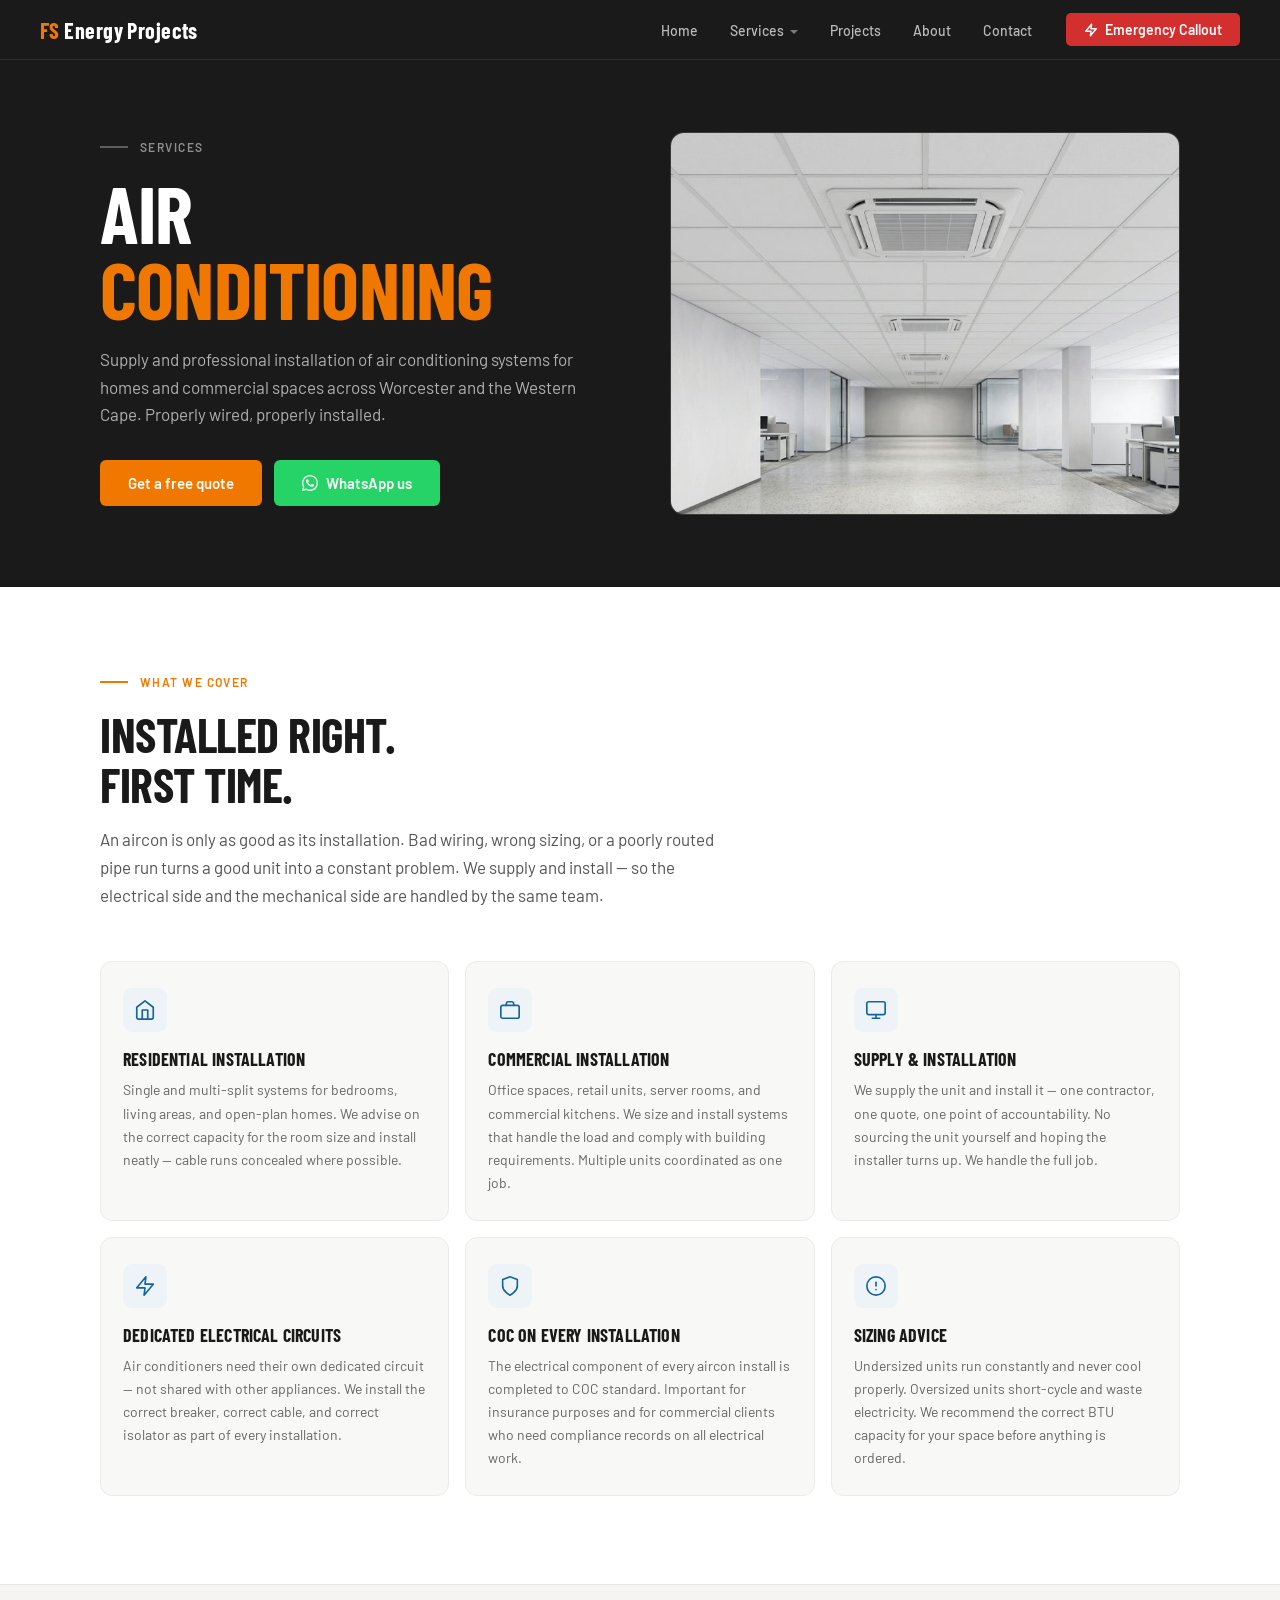
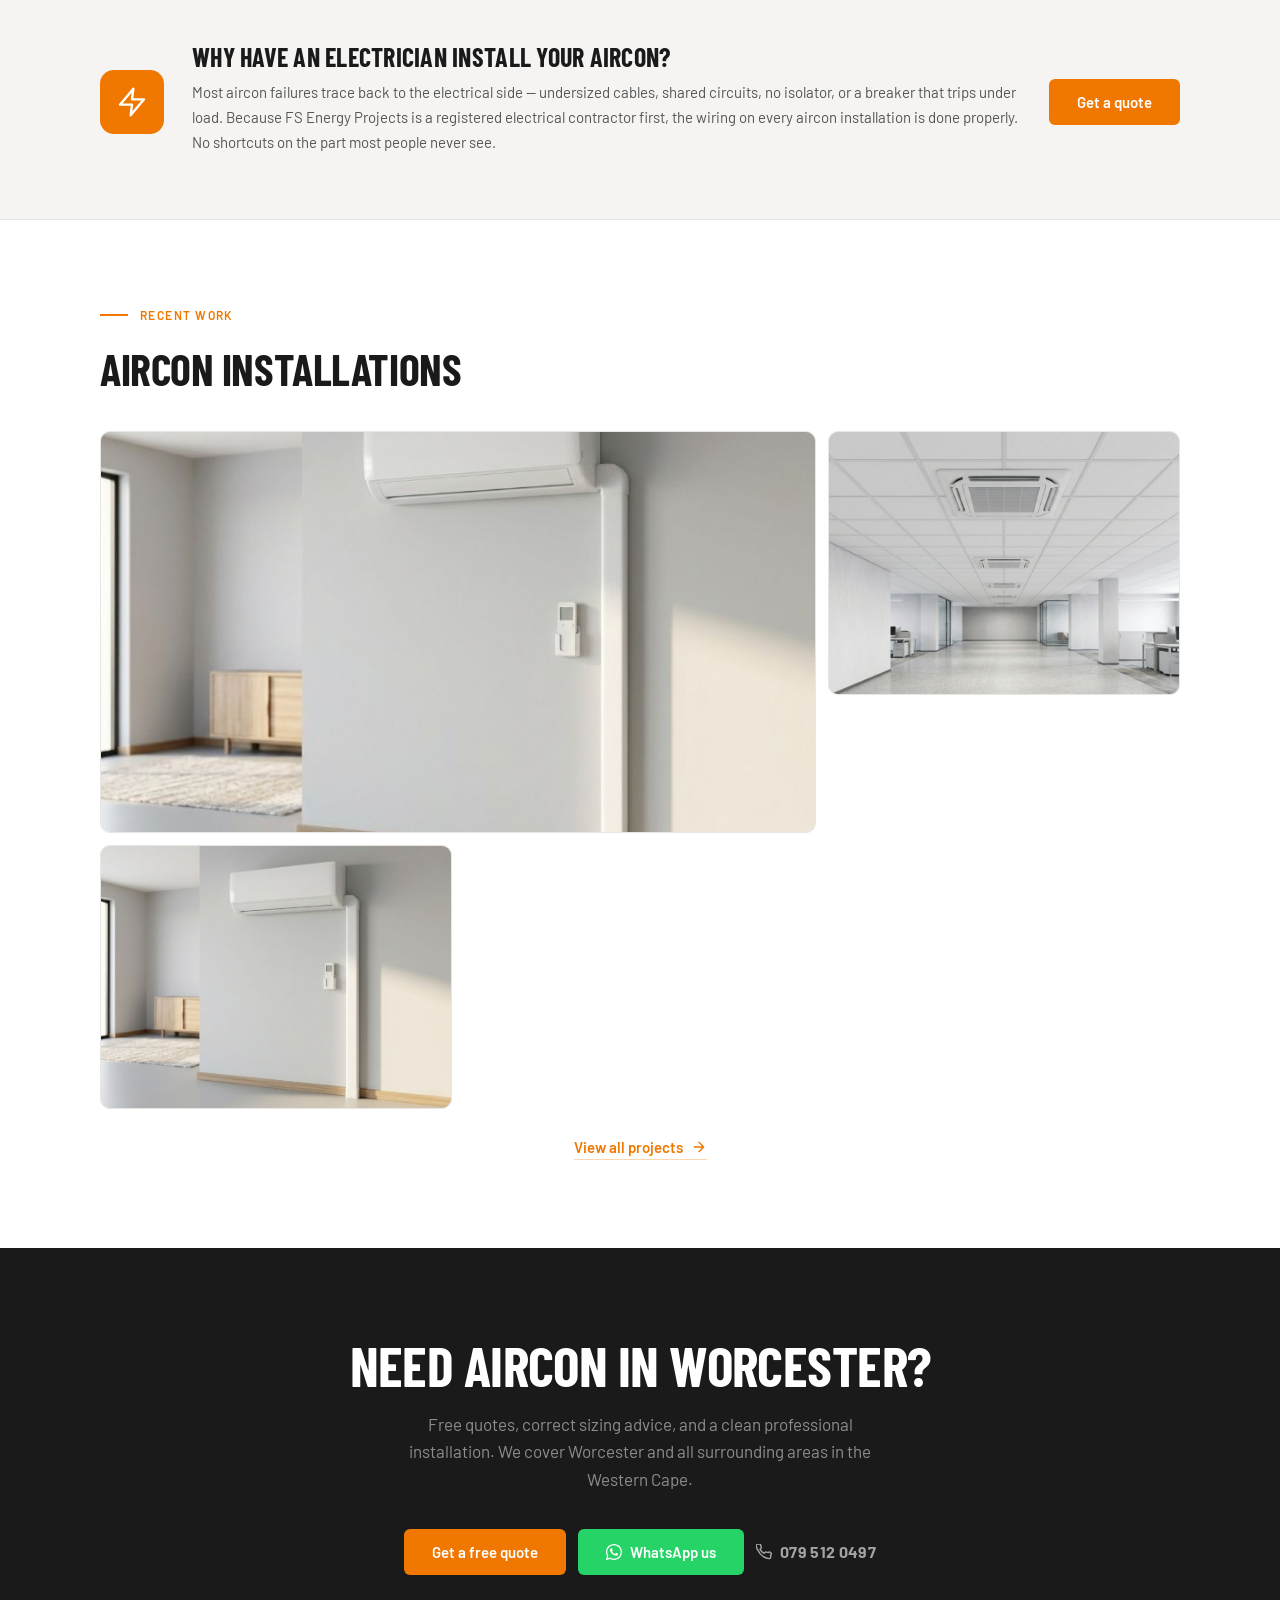
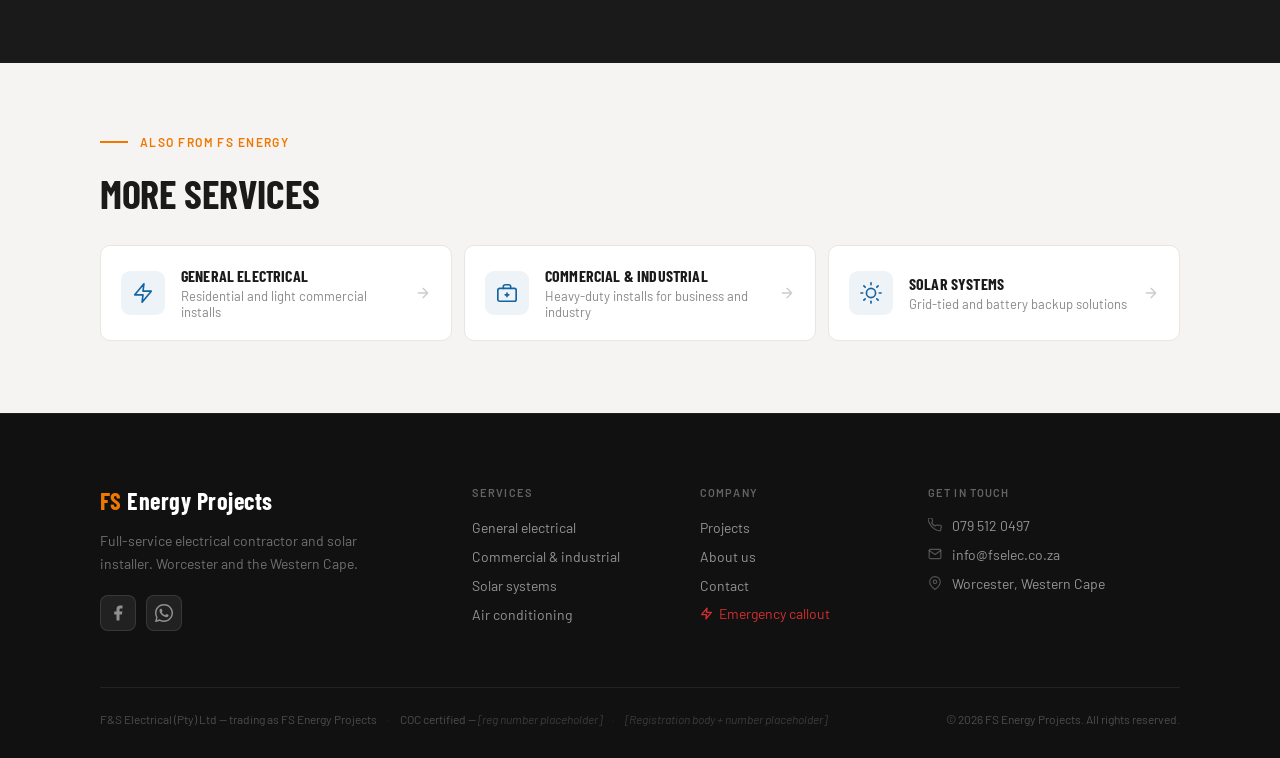
<file: air-conditioning.html>
<!doctype html>
<html lang="en">
  <head>
    <meta charset="UTF-8" />
    <meta name="viewport" content="width=device-width, initial-scale=1.0" />
    <meta
      name="description"
      content="Professional air conditioning supply and installation for homes and businesses in Worcester and the Western Cape. Properly installed, COC certified."
    />
    <title>Air Conditioning | FS Energy Projects — Worcester</title>
    <link rel="preconnect" href="https://fonts.googleapis.com" />
    <link rel="preconnect" href="https://fonts.gstatic.com" crossorigin />
    <link
      href="https://fonts.googleapis.com/css2?family=Barlow:wght@400;500;600;700&family=Barlow+Condensed:wght@600;700&display=swap"
      rel="stylesheet"
    />
    <link rel="stylesheet" href="css/global.css" />
    <link rel="stylesheet" href="css/pages/services.css" />
  </head>
  <body>
    <!-- ============================================================
     NAV
     ============================================================ -->
    <nav class="nav">
      <a class="nav-logo" href="index.html">FS <span>Energy Projects</span></a>
      <ul class="nav-links">
        <li><a href="index.html">Home</a></li>
        <li class="nav-dropdown">
          <a href="#">Services</a>
          <div class="dropdown-menu">
            <a href="electrical.html">Electrical</a>
            <a href="commercial-industrial.html">Commercial &amp; Industrial</a>
            <a href="solar.html">Solar</a>
            <a href="air-conditioning.html">Air Conditioning</a>
          </div>
        </li>
        <li><a href="projects.html">Projects</a></li>
        <li><a href="about.html">About</a></li>
        <li><a href="contact.html">Contact</a></li>
      </ul>
      <a class="nav-emergency" href="tel:0795120497">
        <svg
          width="14"
          height="14"
          viewBox="0 0 24 24"
          fill="none"
          stroke="white"
          stroke-width="2.5"
          stroke-linecap="round"
          stroke-linejoin="round"
        >
          <polygon points="13 2 3 14 12 14 11 22 21 10 12 10 13 2" />
        </svg>
        Emergency Callout
      </a>
      <button
        class="nav-hamburger"
        id="navHamburger"
        aria-label="Open menu"
        aria-expanded="false"
        aria-controls="mobileMenu"
      >
        <span></span><span></span><span></span>
      </button>
    </nav>

    <div
      class="mobile-menu"
      id="mobileMenu"
      role="dialog"
      aria-label="Navigation menu"
    >
      <ul class="mobile-menu__nav">
        <li><a href="index.html">Home</a></li>
        <li>
          <span class="mobile-menu__label">Services</span>
          <ul class="mobile-menu__subnav">
            <li><a href="electrical.html">Electrical</a></li>
            <li>
              <a href="commercial-industrial.html"
                >Commercial &amp; Industrial</a
              >
            </li>
            <li><a href="solar.html">Solar</a></li>
            <li><a href="air-conditioning.html">Air Conditioning</a></li>
          </ul>
        </li>
        <li><a href="projects.html">Projects</a></li>
        <li><a href="about.html">About</a></li>
        <li><a href="contact.html">Contact</a></li>
      </ul>
      <div class="mobile-menu__actions">
        <a class="mobile-menu__call" href="tel:0795120497">
          <svg
            width="18"
            height="18"
            viewBox="0 0 24 24"
            fill="none"
            stroke="currentColor"
            stroke-width="2.2"
            stroke-linecap="round"
            stroke-linejoin="round"
          >
            <path
              d="M22 16.92v3a2 2 0 01-2.18 2 19.79 19.79 0 01-8.63-3.07A19.5 19.5 0 013.07 9.81 19.79 19.79 0 01.07 1.18 2 2 0 012.07 0h3a2 2 0 012 1.72c.127.96.361 1.903.7 2.81a2 2 0 01-.45 2.11L6.09 7.91a16 16 0 006 6l1.27-1.27a2 2 0 012.11-.45c.907.339 1.85.573 2.81.7A2 2 0 0122 16.92z"
            />
          </svg>
          Call 079 512 0497
        </a>
        <a
          class="mobile-menu__wa"
          href="https://wa.me/27795120497?text=Hi%2C%20I%27d%20like%20to%20enquire%20about%20air%20conditioning%20installation."
          target="_blank"
          rel="noopener"
        >
          <svg width="18" height="18" viewBox="0 0 24 24" fill="currentColor">
            <path
              d="M17.472 14.382c-.297-.149-1.758-.867-2.03-.967-.273-.099-.471-.148-.67.15-.197.297-.767.966-.94 1.164-.173.199-.347.223-.644.075-.297-.15-1.255-.463-2.39-1.475-.883-.788-1.48-1.761-1.653-2.059-.173-.297-.018-.458.13-.606.134-.133.298-.347.446-.52.149-.174.198-.298.298-.497.099-.198.05-.371-.025-.52-.075-.149-.669-1.612-.916-2.207-.242-.579-.487-.5-.669-.51-.173-.008-.371-.01-.57-.01-.198 0-.52.074-.792.372-.272.297-1.04 1.016-1.04 2.479 0 1.462 1.065 2.875 1.213 3.074.149.198 2.096 3.2 5.077 4.487.709.306 1.262.489 1.694.625.712.227 1.36.195 1.871.118.571-.085 1.758-.719 2.006-1.413.248-.694.248-1.289.173-1.413-.074-.124-.272-.198-.57-.347z"
            />
            <path
              d="M12 0C5.373 0 0 5.373 0 12c0 2.127.558 4.126 1.532 5.859L.057 23.428a.5.5 0 00.611.625l5.701-1.493A11.94 11.94 0 0012 24c6.627 0 12-5.373 12-12S18.627 0 12 0zm0 22c-1.9 0-3.7-.513-5.253-1.406l-.376-.222-3.896 1.021 1.04-3.798-.244-.389A9.96 9.96 0 012 12C2 6.477 6.477 2 12 2s10 4.477 10 10-4.477 10-10 10z"
            />
          </svg>
          WhatsApp us
        </a>
      </div>
    </div>

    <!-- ============================================================
     PAGE HERO
     ============================================================ -->
    <section class="svc-hero">
      <div class="svc-hero__inner">
        <div class="svc-hero__content">
          <div class="section-label" style="color: rgba(255, 255, 255, 0.5)">
            <span
              class="section-label__line"
              style="background: rgba(255, 255, 255, 0.3)"
            ></span>
            Services
          </div>
          <h1 class="svc-hero__heading">Air<br /><em>Conditioning</em></h1>
          <p class="svc-hero__sub">
            Supply and professional installation of air conditioning systems for
            homes and commercial spaces across Worcester and the Western Cape.
            Properly wired, properly installed.
          </p>
          <div class="svc-hero__actions">
            <a class="btn-primary" href="contact.html">Get a free quote</a>
            <a
              class="btn-whatsapp"
              href="https://wa.me/27795120497?text=Hi%2C%20I%27d%20like%20to%20enquire%20about%20air%20conditioning%20installation."
              target="_blank"
              rel="noopener"
            >
              <svg
                width="16"
                height="16"
                viewBox="0 0 24 24"
                fill="currentColor"
              >
                <path
                  d="M17.472 14.382c-.297-.149-1.758-.867-2.03-.967-.273-.099-.471-.148-.67.15-.197.297-.767.966-.94 1.164-.173.199-.347.223-.644.075-.297-.15-1.255-.463-2.39-1.475-.883-.788-1.48-1.761-1.653-2.059-.173-.297-.018-.458.13-.606.134-.133.298-.347.446-.52.149-.174.198-.298.298-.497.099-.198.05-.371-.025-.52-.075-.149-.669-1.612-.916-2.207-.242-.579-.487-.5-.669-.51-.173-.008-.371-.01-.57-.01-.198 0-.52.074-.792.372-.272.297-1.04 1.016-1.04 2.479 0 1.462 1.065 2.875 1.213 3.074.149.198 2.096 3.2 5.077 4.487.709.306 1.262.489 1.694.625.712.227 1.36.195 1.871.118.571-.085 1.758-.719 2.006-1.413.248-.694.248-1.289.173-1.413-.074-.124-.272-.198-.57-.347z"
                />
                <path
                  d="M12 0C5.373 0 0 5.373 0 12c0 2.127.558 4.126 1.532 5.859L.057 23.428a.5.5 0 00.611.625l5.701-1.493A11.94 11.94 0 0012 24c6.627 0 12-5.373 12-12S18.627 0 12 0zm0 22c-1.9 0-3.7-.513-5.253-1.406l-.376-.222-3.896 1.021 1.04-3.798-.244-.389A9.96 9.96 0 012 12C2 6.477 6.477 2 12 2s10 4.477 10 10-4.477 10-10 10z"
                />
              </svg>
              WhatsApp us
            </a>
          </div>
        </div>
        <div class="svc-hero__image">
          <!-- HERO IMAGE: replace src with your preferred aircon project photo -->
          <img
            src="assets/images/project-aircon-commercial.jpg"
            alt="Commercial air conditioning installation by FS Energy Projects"
            loading="eager"
          />
        </div>
      </div>
    </section>

    <!-- ============================================================
     WHAT WE COVER
     ============================================================ -->
    <section class="svc-scope">
      <div class="svc-scope__inner">
        <div class="section-label">
          <span class="section-label__line"></span>
          What we cover
        </div>
        <h2 class="svc-scope__heading">Installed right.<br />First time.</h2>
        <p class="svc-scope__intro">
          An aircon is only as good as its installation. Bad wiring, wrong
          sizing, or a poorly routed pipe run turns a good unit into a constant
          problem. We supply and install — so the electrical side and the
          mechanical side are handled by the same team.
        </p>

        <div class="svc-scope__grid">
          <div class="svc-scope__card">
            <div class="svc-scope__icon">
              <svg
                width="22"
                height="22"
                viewBox="0 0 24 24"
                fill="none"
                stroke="currentColor"
                stroke-width="1.8"
                stroke-linecap="round"
                stroke-linejoin="round"
              >
                <path d="M3 9l9-7 9 7v11a2 2 0 01-2 2H5a2 2 0 01-2-2z" />
                <polyline points="9 22 9 12 15 12 15 22" />
              </svg>
            </div>
            <h3 class="svc-scope__title">Residential installation</h3>
            <p class="svc-scope__body">
              Single and multi-split systems for bedrooms, living areas, and
              open-plan homes. We advise on the correct capacity for the room
              size and install neatly — cable runs concealed where possible.
            </p>
          </div>

          <div class="svc-scope__card">
            <div class="svc-scope__icon">
              <svg
                width="22"
                height="22"
                viewBox="0 0 24 24"
                fill="none"
                stroke="currentColor"
                stroke-width="1.8"
                stroke-linecap="round"
                stroke-linejoin="round"
              >
                <rect x="2" y="7" width="20" height="14" rx="2" />
                <path d="M16 7V5a2 2 0 00-2-2h-4a2 2 0 00-2 2v2" />
              </svg>
            </div>
            <h3 class="svc-scope__title">Commercial installation</h3>
            <p class="svc-scope__body">
              Office spaces, retail units, server rooms, and commercial
              kitchens. We size and install systems that handle the load and
              comply with building requirements. Multiple units coordinated as
              one job.
            </p>
          </div>

          <div class="svc-scope__card">
            <div class="svc-scope__icon">
              <svg
                width="22"
                height="22"
                viewBox="0 0 24 24"
                fill="none"
                stroke="currentColor"
                stroke-width="1.8"
                stroke-linecap="round"
                stroke-linejoin="round"
              >
                <rect x="2" y="3" width="20" height="14" rx="2" />
                <line x1="8" y1="21" x2="16" y2="21" />
                <line x1="12" y1="17" x2="12" y2="21" />
              </svg>
            </div>
            <h3 class="svc-scope__title">Supply &amp; installation</h3>
            <p class="svc-scope__body">
              We supply the unit and install it — one contractor, one quote, one
              point of accountability. No sourcing the unit yourself and hoping
              the installer turns up. We handle the full job.
            </p>
          </div>

          <div class="svc-scope__card">
            <div class="svc-scope__icon">
              <svg
                width="22"
                height="22"
                viewBox="0 0 24 24"
                fill="none"
                stroke="currentColor"
                stroke-width="1.8"
                stroke-linecap="round"
                stroke-linejoin="round"
              >
                <polygon points="13 2 3 14 12 14 11 22 21 10 12 10 13 2" />
              </svg>
            </div>
            <h3 class="svc-scope__title">Dedicated electrical circuits</h3>
            <p class="svc-scope__body">
              Air conditioners need their own dedicated circuit — not shared
              with other appliances. We install the correct breaker, correct
              cable, and correct isolator as part of every installation.
            </p>
          </div>

          <div class="svc-scope__card">
            <div class="svc-scope__icon">
              <svg
                width="22"
                height="22"
                viewBox="0 0 24 24"
                fill="none"
                stroke="currentColor"
                stroke-width="1.8"
                stroke-linecap="round"
                stroke-linejoin="round"
              >
                <path d="M12 22s8-4 8-10V5l-8-3-8 3v7c0 6 8 10 8 10z" />
              </svg>
            </div>
            <h3 class="svc-scope__title">COC on every installation</h3>
            <p class="svc-scope__body">
              The electrical component of every aircon install is completed to
              COC standard. Important for insurance purposes and for commercial
              clients who need compliance records on all electrical work.
            </p>
          </div>

          <div class="svc-scope__card">
            <div class="svc-scope__icon">
              <svg
                width="22"
                height="22"
                viewBox="0 0 24 24"
                fill="none"
                stroke="currentColor"
                stroke-width="1.8"
                stroke-linecap="round"
                stroke-linejoin="round"
              >
                <circle cx="12" cy="12" r="10" />
                <line x1="12" y1="8" x2="12" y2="12" />
                <line x1="12" y1="16" x2="12.01" y2="16" />
              </svg>
            </div>
            <h3 class="svc-scope__title">Sizing advice</h3>
            <p class="svc-scope__body">
              Undersized units run constantly and never cool properly. Oversized
              units short-cycle and waste electricity. We recommend the correct
              BTU capacity for your space before anything is ordered.
            </p>
          </div>
        </div>
      </div>
    </section>

    <!-- ============================================================
     WHY ELECTRICIAN INSTALLS AIRCON CALLOUT
     ============================================================ -->
    <section class="svc-coc">
      <div class="svc-coc__inner">
        <div class="svc-coc__icon">
          <svg
            width="32"
            height="32"
            viewBox="0 0 24 24"
            fill="none"
            stroke="currentColor"
            stroke-width="1.8"
            stroke-linecap="round"
            stroke-linejoin="round"
          >
            <polygon points="13 2 3 14 12 14 11 22 21 10 12 10 13 2" />
          </svg>
        </div>
        <div class="svc-coc__text">
          <h3 class="svc-coc__heading">
            Why have an electrician install your aircon?
          </h3>
          <p class="svc-coc__body">
            Most aircon failures trace back to the electrical side — undersized
            cables, shared circuits, no isolator, or a breaker that trips under
            load. Because FS Energy Projects is a registered electrical
            contractor first, the wiring on every aircon installation is done
            properly. No shortcuts on the part most people never see.
          </p>
        </div>
        <a class="btn-primary" href="contact.html">Get a quote</a>
      </div>
    </section>

    <!-- ============================================================
     PROJECT PHOTOS
     ============================================================ -->
    <section class="svc-gallery">
      <div class="svc-gallery__inner">
        <div class="section-label">
          <span class="section-label__line"></span>
          Recent work
        </div>
        <h2 class="svc-gallery__heading">Aircon installations</h2>
        <div class="svc-gallery__grid">
          <!-- LARGE IMAGE (spans 2 cols) -->
          <div class="svc-gallery__item svc-gallery__item--large">
            <img
              src="assets/images/project-aircon-residential.jpg"
              alt="Residential split system air conditioning installation"
              loading="lazy"
            />
          </div>

          <!-- SMALL IMAGE 1 -->
          <div class="svc-gallery__item">
            <img
              src="assets/images/project-aircon-commercial.jpg"
              alt="Commercial air conditioning installation"
              loading="lazy"
            />
          </div>

          <!-- SMALL IMAGE 3 — swap for a third aircon photo when available -->
          <div class="svc-gallery__item">
            <img
              src="assets/images/project-aircon-residential.jpg"
              alt="Split system installation"
              loading="lazy"
            />
          </div>
        </div>
        <div class="svc-gallery__cta">
          <a href="projects.html" class="svc-gallery__link">
            View all projects
            <svg
              width="16"
              height="16"
              viewBox="0 0 24 24"
              fill="none"
              stroke="currentColor"
              stroke-width="2"
              stroke-linecap="round"
              stroke-linejoin="round"
            >
              <path d="M5 12h14M12 5l7 7-7 7" />
            </svg>
          </a>
        </div>
      </div>
    </section>

    <!-- ============================================================
     SERVICE CTA
     ============================================================ -->
    <section class="svc-cta">
      <div class="svc-cta__inner">
        <h2 class="svc-cta__heading">Need aircon in Worcester?</h2>
        <p class="svc-cta__sub">
          Free quotes, correct sizing advice, and a clean professional
          installation. We cover Worcester and all surrounding areas in the
          Western Cape.
        </p>
        <div class="svc-cta__actions">
          <a class="btn-primary" href="contact.html">Get a free quote</a>
          <a
            class="btn-whatsapp"
            href="https://wa.me/27795120497?text=Hi%2C%20I%27d%20like%20to%20enquire%20about%20air%20conditioning%20installation."
            target="_blank"
            rel="noopener"
          >
            <svg width="16" height="16" viewBox="0 0 24 24" fill="currentColor">
              <path
                d="M17.472 14.382c-.297-.149-1.758-.867-2.03-.967-.273-.099-.471-.148-.67.15-.197.297-.767.966-.94 1.164-.173.199-.347.223-.644.075-.297-.15-1.255-.463-2.39-1.475-.883-.788-1.48-1.761-1.653-2.059-.173-.297-.018-.458.13-.606.134-.133.298-.347.446-.52.149-.174.198-.298.298-.497.099-.198.05-.371-.025-.52-.075-.149-.669-1.612-.916-2.207-.242-.579-.487-.5-.669-.51-.173-.008-.371-.01-.57-.01-.198 0-.52.074-.792.372-.272.297-1.04 1.016-1.04 2.479 0 1.462 1.065 2.875 1.213 3.074.149.198 2.096 3.2 5.077 4.487.709.306 1.262.489 1.694.625.712.227 1.36.195 1.871.118.571-.085 1.758-.719 2.006-1.413.248-.694.248-1.289.173-1.413-.074-.124-.272-.198-.57-.347z"
              />
              <path
                d="M12 0C5.373 0 0 5.373 0 12c0 2.127.558 4.126 1.532 5.859L.057 23.428a.5.5 0 00.611.625l5.701-1.493A11.94 11.94 0 0012 24c6.627 0 12-5.373 12-12S18.627 0 12 0zm0 22c-1.9 0-3.7-.513-5.253-1.406l-.376-.222-3.896 1.021 1.04-3.798-.244-.389A9.96 9.96 0 012 12C2 6.477 6.477 2 12 2s10 4.477 10 10-4.477 10-10 10z"
              />
            </svg>
            WhatsApp us
          </a>
          <a class="svc-cta__call" href="tel:0795120497">
            <svg
              width="16"
              height="16"
              viewBox="0 0 24 24"
              fill="none"
              stroke="currentColor"
              stroke-width="2.2"
              stroke-linecap="round"
              stroke-linejoin="round"
            >
              <path
                d="M22 16.92v3a2 2 0 01-2.18 2 19.79 19.79 0 01-8.63-3.07A19.5 19.5 0 013.07 9.81 19.79 19.79 0 01.07 1.18 2 2 0 012.07 0h3a2 2 0 012 1.72c.127.96.361 1.903.7 2.81a2 2 0 01-.45 2.11L6.09 7.91a16 16 0 006 6l1.27-1.27a2 2 0 012.11-.45c.907.339 1.85.573 2.81.7A2 2 0 0122 16.92z"
              />
            </svg>
            079 512 0497
          </a>
        </div>
      </div>
    </section>

    <!-- ============================================================
     OTHER SERVICES
     ============================================================ -->
    <section class="svc-other">
      <div class="svc-other__inner">
        <div class="section-label">
          <span class="section-label__line"></span>
          Also from FS Energy
        </div>
        <h2 class="svc-other__heading">More services</h2>
        <div class="svc-other__grid">
          <a class="svc-other__card" href="electrical.html">
            <div class="svc-other__icon">
              <svg
                width="22"
                height="22"
                viewBox="0 0 24 24"
                fill="none"
                stroke="currentColor"
                stroke-width="1.8"
                stroke-linecap="round"
                stroke-linejoin="round"
              >
                <polygon points="13 2 3 14 12 14 11 22 21 10 12 10 13 2" />
              </svg>
            </div>
            <div>
              <div class="svc-other__name">General electrical</div>
              <div class="svc-other__desc">
                Residential and light commercial installs
              </div>
            </div>
            <svg
              class="svc-other__arrow"
              width="16"
              height="16"
              viewBox="0 0 24 24"
              fill="none"
              stroke="currentColor"
              stroke-width="2"
              stroke-linecap="round"
              stroke-linejoin="round"
            >
              <path d="M5 12h14M12 5l7 7-7 7" />
            </svg>
          </a>
          <a class="svc-other__card" href="commercial-industrial.html">
            <div class="svc-other__icon">
              <svg
                width="22"
                height="22"
                viewBox="0 0 24 24"
                fill="none"
                stroke="currentColor"
                stroke-width="1.8"
                stroke-linecap="round"
                stroke-linejoin="round"
              >
                <rect x="2" y="7" width="20" height="14" rx="2" />
                <path d="M16 7V5a2 2 0 00-2-2h-4a2 2 0 00-2 2v2" />
                <line x1="12" y1="12" x2="12" y2="16" />
                <line x1="10" y1="14" x2="14" y2="14" />
              </svg>
            </div>
            <div>
              <div class="svc-other__name">Commercial &amp; industrial</div>
              <div class="svc-other__desc">
                Heavy-duty installs for business and industry
              </div>
            </div>
            <svg
              class="svc-other__arrow"
              width="16"
              height="16"
              viewBox="0 0 24 24"
              fill="none"
              stroke="currentColor"
              stroke-width="2"
              stroke-linecap="round"
              stroke-linejoin="round"
            >
              <path d="M5 12h14M12 5l7 7-7 7" />
            </svg>
          </a>
          <a class="svc-other__card" href="solar.html">
            <div class="svc-other__icon">
              <svg
                width="22"
                height="22"
                viewBox="0 0 24 24"
                fill="none"
                stroke="currentColor"
                stroke-width="1.8"
                stroke-linecap="round"
                stroke-linejoin="round"
              >
                <circle cx="12" cy="12" r="5" />
                <line x1="12" y1="1" x2="12" y2="3" />
                <line x1="12" y1="21" x2="12" y2="23" />
                <line x1="4.22" y1="4.22" x2="5.64" y2="5.64" />
                <line x1="18.36" y1="18.36" x2="19.78" y2="19.78" />
                <line x1="1" y1="12" x2="3" y2="12" />
                <line x1="21" y1="12" x2="23" y2="12" />
                <line x1="4.22" y1="19.78" x2="5.64" y2="18.36" />
                <line x1="18.36" y1="5.64" x2="19.78" y2="4.22" />
              </svg>
            </div>
            <div>
              <div class="svc-other__name">Solar systems</div>
              <div class="svc-other__desc">
                Grid-tied and battery backup solutions
              </div>
            </div>
            <svg
              class="svc-other__arrow"
              width="16"
              height="16"
              viewBox="0 0 24 24"
              fill="none"
              stroke="currentColor"
              stroke-width="2"
              stroke-linecap="round"
              stroke-linejoin="round"
            >
              <path d="M5 12h14M12 5l7 7-7 7" />
            </svg>
          </a>
        </div>
      </div>
    </section>

    <!-- ============================================================
     FOOTER
     ============================================================ -->
    <footer class="footer">
      <div class="footer-inner">
        <div class="footer-top">
          <div class="footer-brand">
            <a class="footer-logo" href="index.html"
              >FS <span>Energy Projects</span></a
            >
            <p class="footer-tagline">
              Full-service electrical contractor and solar installer. Worcester
              and the Western Cape.
            </p>
            <div class="footer-social">
              <a
                class="footer-social__link"
                href="https://facebook.com/FandSElectrical"
                target="_blank"
                rel="noopener"
                aria-label="Facebook"
              >
                <svg
                  width="18"
                  height="18"
                  viewBox="0 0 24 24"
                  fill="currentColor"
                >
                  <path
                    d="M18 2h-3a5 5 0 00-5 5v3H7v4h3v8h4v-8h3l1-4h-4V7a1 1 0 011-1h3z"
                  />
                </svg>
              </a>
              <a
                class="footer-social__link"
                href="https://wa.me/27795120497"
                target="_blank"
                rel="noopener"
                aria-label="WhatsApp"
              >
                <svg
                  width="18"
                  height="18"
                  viewBox="0 0 24 24"
                  fill="currentColor"
                >
                  <path
                    d="M17.472 14.382c-.297-.149-1.758-.867-2.03-.967-.273-.099-.471-.148-.67.15-.197.297-.767.966-.94 1.164-.173.199-.347.223-.644.075-.297-.15-1.255-.463-2.39-1.475-.883-.788-1.48-1.761-1.653-2.059-.173-.297-.018-.458.13-.606.134-.133.298-.347.446-.52.149-.174.198-.298.298-.497.099-.198.05-.371-.025-.52-.075-.149-.669-1.612-.916-2.207-.242-.579-.487-.5-.669-.51-.173-.008-.371-.01-.57-.01-.198 0-.52.074-.792.372-.272.297-1.04 1.016-1.04 2.479 0 1.462 1.065 2.875 1.213 3.074.149.198 2.096 3.2 5.077 4.487.709.306 1.262.489 1.694.625.712.227 1.36.195 1.871.118.571-.085 1.758-.719 2.006-1.413.248-.694.248-1.289.173-1.413-.074-.124-.272-.198-.57-.347z"
                  />
                  <path
                    d="M12 0C5.373 0 0 5.373 0 12c0 2.127.558 4.126 1.532 5.859L.057 23.428a.5.5 0 00.611.625l5.701-1.493A11.94 11.94 0 0012 24c6.627 0 12-5.373 12-12S18.627 0 12 0zm0 22c-1.9 0-3.7-.513-5.253-1.406l-.376-.222-3.896 1.021 1.04-3.798-.244-.389A9.96 9.96 0 012 12C2 6.477 6.477 2 12 2s10 4.477 10 10-4.477 10-10 10z"
                  />
                </svg>
              </a>
            </div>
          </div>
          <div class="footer-col">
            <h4 class="footer-col__heading">Services</h4>
            <ul class="footer-links">
              <li><a href="electrical.html">General electrical</a></li>
              <li>
                <a href="commercial-industrial.html"
                  >Commercial &amp; industrial</a
                >
              </li>
              <li><a href="solar.html">Solar systems</a></li>
              <li><a href="air-conditioning.html">Air conditioning</a></li>
            </ul>
          </div>
          <div class="footer-col">
            <h4 class="footer-col__heading">Company</h4>
            <ul class="footer-links">
              <li><a href="projects.html">Projects</a></li>
              <li><a href="about.html">About us</a></li>
              <li><a href="contact.html">Contact</a></li>
              <li>
                <a href="tel:0795120497" class="footer-emergency-link">
                  <svg
                    width="13"
                    height="13"
                    viewBox="0 0 24 24"
                    fill="none"
                    stroke="currentColor"
                    stroke-width="2.5"
                    stroke-linecap="round"
                    stroke-linejoin="round"
                  >
                    <polygon points="13 2 3 14 12 14 11 22 21 10 12 10 13 2" />
                  </svg>
                  Emergency callout
                </a>
              </li>
            </ul>
          </div>
          <div class="footer-col">
            <h4 class="footer-col__heading">Get in touch</h4>
            <ul class="footer-contact-list">
              <li>
                <svg
                  width="14"
                  height="14"
                  viewBox="0 0 24 24"
                  fill="none"
                  stroke="currentColor"
                  stroke-width="2"
                  stroke-linecap="round"
                  stroke-linejoin="round"
                >
                  <path
                    d="M22 16.92v3a2 2 0 01-2.18 2 19.79 19.79 0 01-8.63-3.07A19.5 19.5 0 013.07 9.81 19.79 19.79 0 01.07 1.18 2 2 0 012.07 0h3a2 2 0 012 1.72c.127.96.361 1.903.7 2.81a2 2 0 01-.45 2.11L6.09 7.91a16 16 0 006 6l1.27-1.27a2 2 0 012.11-.45c.907.339 1.85.573 2.81.7A2 2 0 0122 16.92z"
                  />
                </svg>
                <a href="tel:0795120497">079 512 0497</a>
              </li>
              <li>
                <svg
                  width="14"
                  height="14"
                  viewBox="0 0 24 24"
                  fill="none"
                  stroke="currentColor"
                  stroke-width="2"
                  stroke-linecap="round"
                  stroke-linejoin="round"
                >
                  <path
                    d="M4 4h16c1.1 0 2 .9 2 2v12c0 1.1-.9 2-2 2H4c-1.1 0-2-.9-2-2V6c0-1.1.9-2 2-2z"
                  />
                  <polyline points="22,6 12,13 2,6" />
                </svg>
                <a href="mailto:info@fselec.co.za">info@fselec.co.za</a>
              </li>
              <li>
                <svg
                  width="14"
                  height="14"
                  viewBox="0 0 24 24"
                  fill="none"
                  stroke="currentColor"
                  stroke-width="2"
                  stroke-linecap="round"
                  stroke-linejoin="round"
                >
                  <path d="M21 10c0 7-9 13-9 13s-9-6-9-13a9 9 0 0118 0z" />
                  <circle cx="12" cy="10" r="3" />
                </svg>
                <span>Worcester, Western Cape</span>
              </li>
            </ul>
          </div>
        </div>
        <div class="footer-divider"></div>
        <div class="footer-bottom">
          <div class="footer-bottom__left">
            <span
              >F&amp;S Electrical (Pty) Ltd &mdash; trading as FS Energy
              Projects</span
            >
            <span class="footer-dot">&middot;</span>
            <span class="footer-coc"
              >COC certified &mdash; <em>[reg number placeholder]</em></span
            >
            <span class="footer-dot">&middot;</span>
            <span class="footer-reg"
              ><em>[Registration body + number placeholder]</em></span
            >
          </div>
          <div class="footer-bottom__right">
            <span
              >&copy; <span id="year"></span> FS Energy Projects. All rights
              reserved.</span
            >
          </div>
        </div>
      </div>
    </footer>

    <script src="js/nav.js"></script>
    <script>
      document.getElementById("year").textContent = new Date().getFullYear();
    </script>
  </body>
</html>
</file>
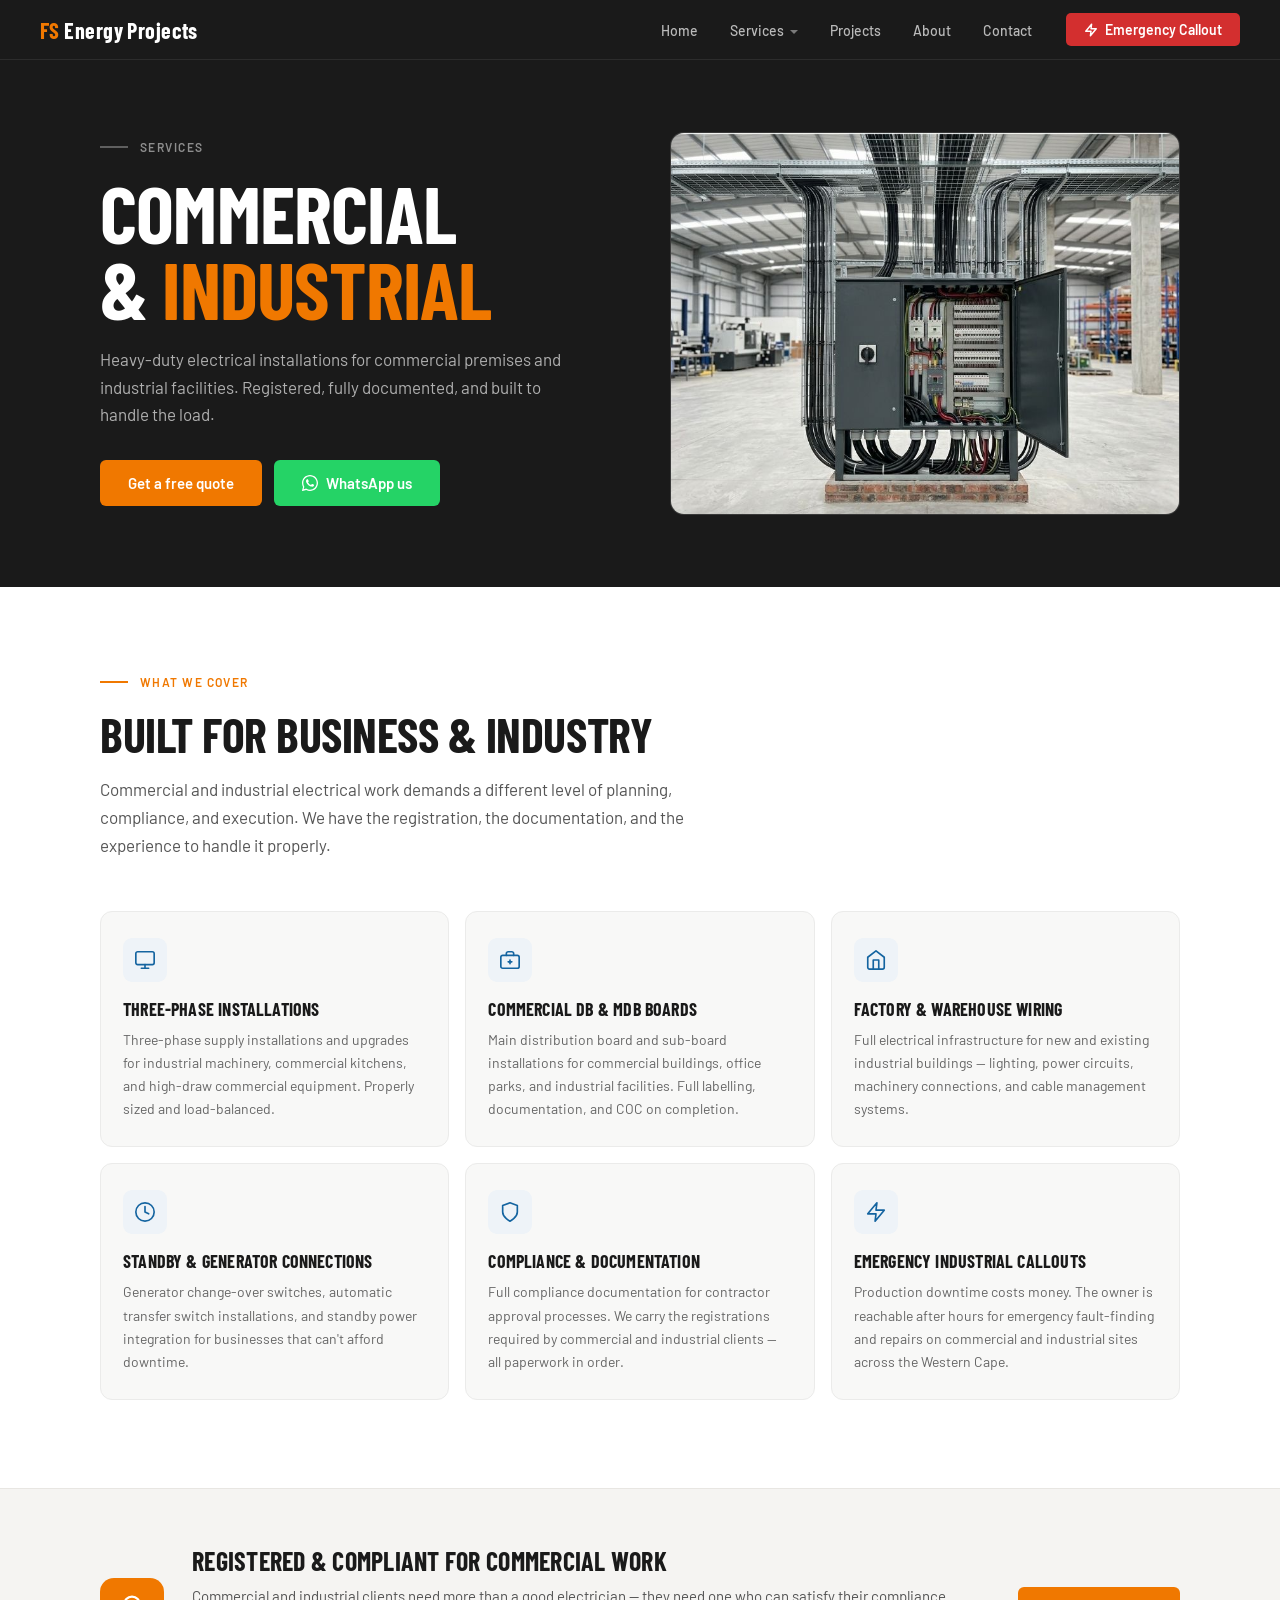
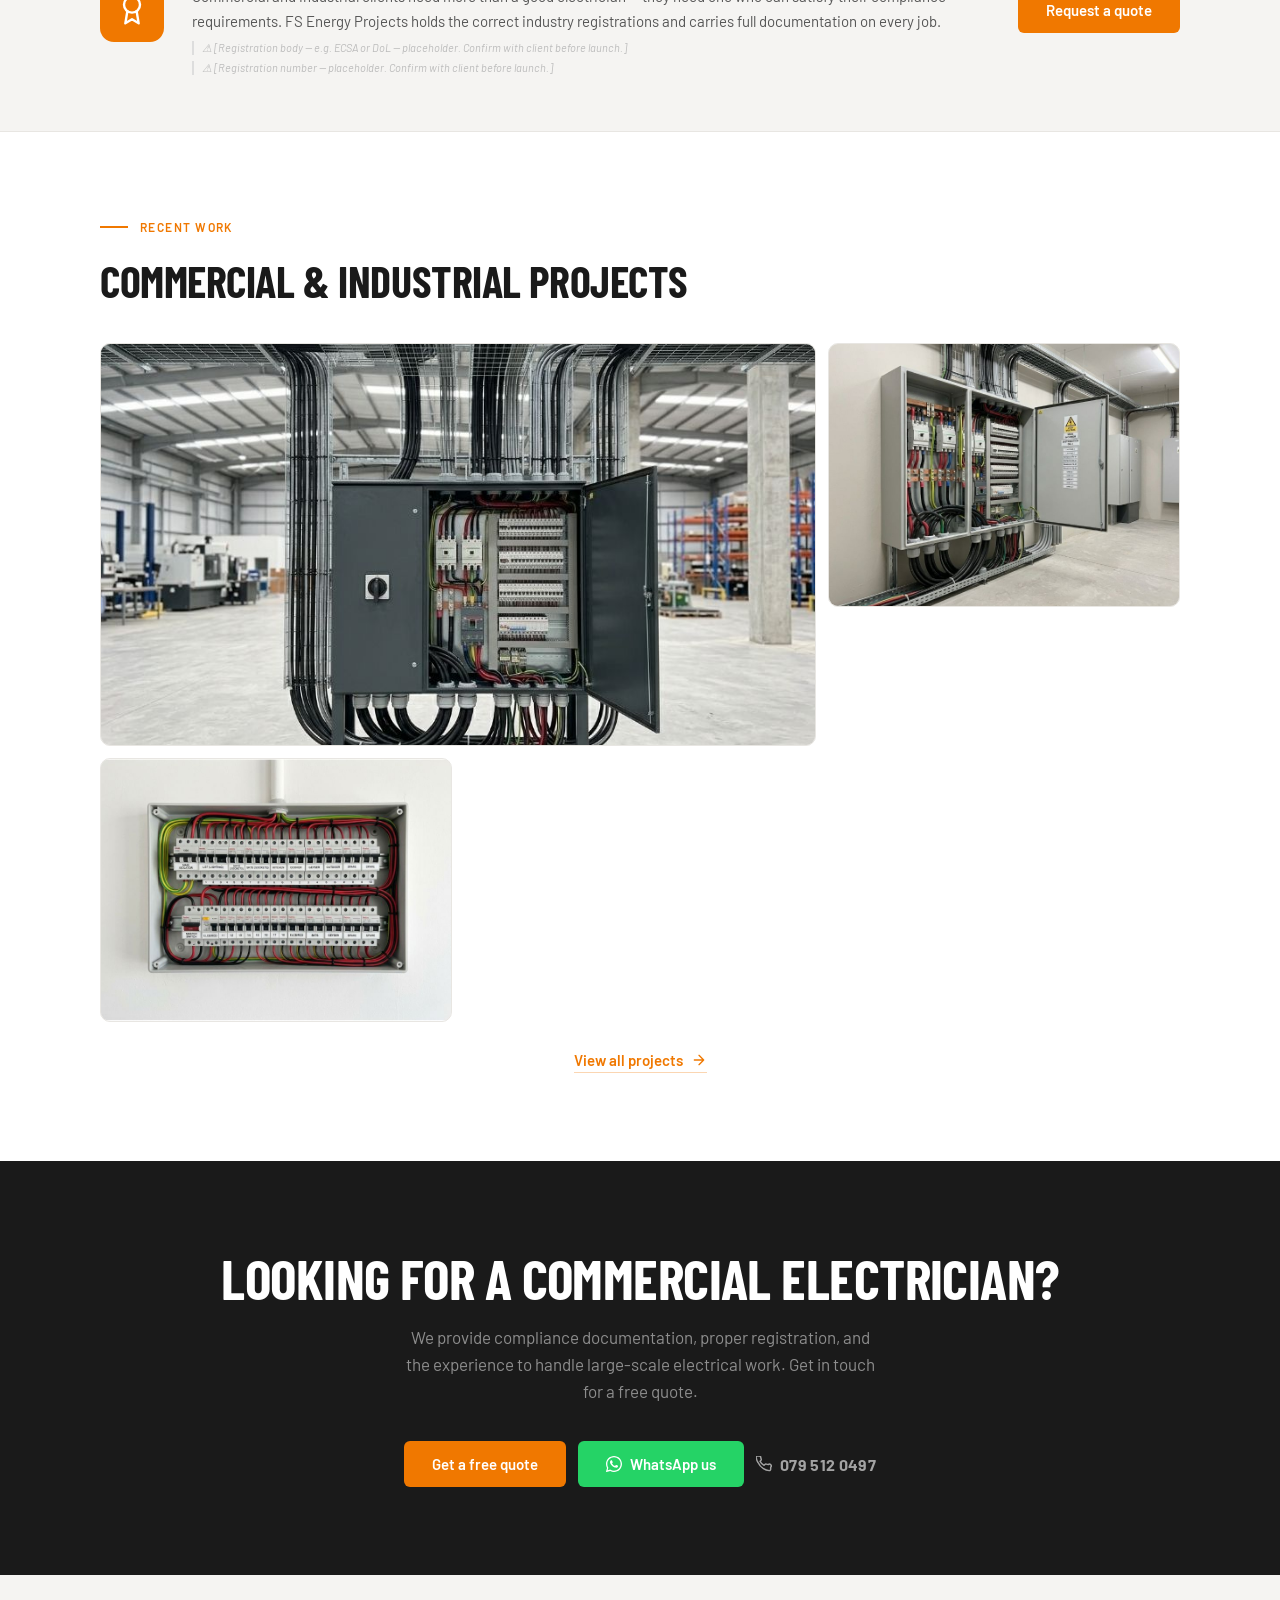
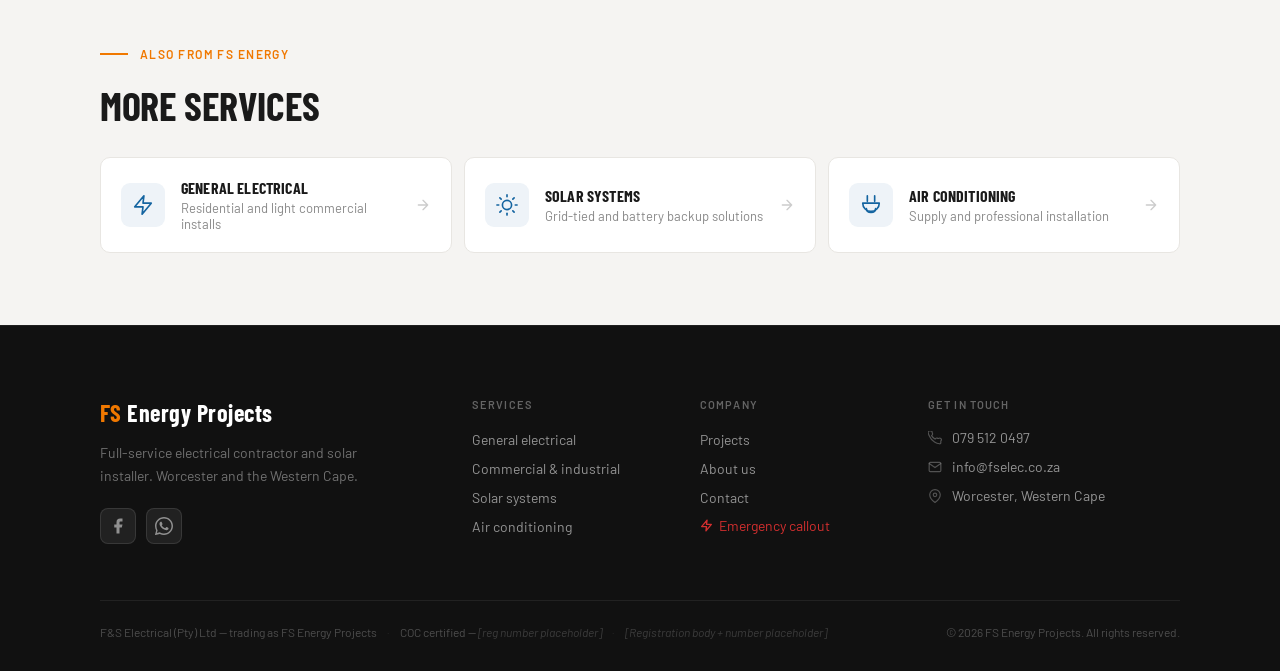
<file: commercial-industrial.html>
<!doctype html>
<html lang="en">
  <head>
    <meta charset="UTF-8" />
    <meta name="viewport" content="width=device-width, initial-scale=1.0" />
    <meta
      name="description"
      content="Heavy-duty commercial and industrial electrical installations across Worcester and the Western Cape. Registered, compliant, and fully documented."
    />
    <title>
      Commercial &amp; Industrial Electrical | FS Energy Projects — Worcester
    </title>
    <link rel="preconnect" href="https://fonts.googleapis.com" />
    <link rel="preconnect" href="https://fonts.gstatic.com" crossorigin />
    <link
      href="https://fonts.googleapis.com/css2?family=Barlow:wght@400;500;600;700&family=Barlow+Condensed:wght@600;700&display=swap"
      rel="stylesheet"
    />
    <link rel="stylesheet" href="css/global.css" />
    <link rel="stylesheet" href="css/pages/services.css" />
  </head>
  <body>
    <!-- ============================================================
     NAV
     ============================================================ -->
    <nav class="nav">
      <a class="nav-logo" href="index.html">FS <span>Energy Projects</span></a>
      <ul class="nav-links">
        <li><a href="index.html">Home</a></li>
        <li class="nav-dropdown">
          <a href="#">Services</a>
          <div class="dropdown-menu">
            <a href="electrical.html">Electrical</a>
            <a href="commercial-industrial.html">Commercial &amp; Industrial</a>
            <a href="solar.html">Solar</a>
            <a href="air-conditioning.html">Air Conditioning</a>
          </div>
        </li>
        <li><a href="projects.html">Projects</a></li>
        <li><a href="about.html">About</a></li>
        <li><a href="contact.html">Contact</a></li>
      </ul>
      <a class="nav-emergency" href="tel:0795120497">
        <svg
          width="14"
          height="14"
          viewBox="0 0 24 24"
          fill="none"
          stroke="white"
          stroke-width="2.5"
          stroke-linecap="round"
          stroke-linejoin="round"
        >
          <polygon points="13 2 3 14 12 14 11 22 21 10 12 10 13 2" />
        </svg>
        Emergency Callout
      </a>
      <button
        class="nav-hamburger"
        id="navHamburger"
        aria-label="Open menu"
        aria-expanded="false"
        aria-controls="mobileMenu"
      >
        <span></span><span></span><span></span>
      </button>
    </nav>

    <div
      class="mobile-menu"
      id="mobileMenu"
      role="dialog"
      aria-label="Navigation menu"
    >
      <ul class="mobile-menu__nav">
        <li><a href="index.html">Home</a></li>
        <li>
          <span class="mobile-menu__label">Services</span>
          <ul class="mobile-menu__subnav">
            <li><a href="electrical.html">Electrical</a></li>
            <li>
              <a href="commercial-industrial.html"
                >Commercial &amp; Industrial</a
              >
            </li>
            <li><a href="solar.html">Solar</a></li>
            <li><a href="air-conditioning.html">Air Conditioning</a></li>
          </ul>
        </li>
        <li><a href="projects.html">Projects</a></li>
        <li><a href="about.html">About</a></li>
        <li><a href="contact.html">Contact</a></li>
      </ul>
      <div class="mobile-menu__actions">
        <a class="mobile-menu__call" href="tel:0795120497">
          <svg
            width="18"
            height="18"
            viewBox="0 0 24 24"
            fill="none"
            stroke="currentColor"
            stroke-width="2.2"
            stroke-linecap="round"
            stroke-linejoin="round"
          >
            <path
              d="M22 16.92v3a2 2 0 01-2.18 2 19.79 19.79 0 01-8.63-3.07A19.5 19.5 0 013.07 9.81 19.79 19.79 0 01.07 1.18 2 2 0 012.07 0h3a2 2 0 012 1.72c.127.96.361 1.903.7 2.81a2 2 0 01-.45 2.11L6.09 7.91a16 16 0 006 6l1.27-1.27a2 2 0 012.11-.45c.907.339 1.85.573 2.81.7A2 2 0 0122 16.92z"
            />
          </svg>
          Call 079 512 0497
        </a>
        <a
          class="mobile-menu__wa"
          href="https://wa.me/27795120497?text=Hi%2C%20I%27d%20like%20to%20enquire%20about%20commercial%20electrical%20services."
          target="_blank"
          rel="noopener"
        >
          <svg width="18" height="18" viewBox="0 0 24 24" fill="currentColor">
            <path
              d="M17.472 14.382c-.297-.149-1.758-.867-2.03-.967-.273-.099-.471-.148-.67.15-.197.297-.767.966-.94 1.164-.173.199-.347.223-.644.075-.297-.15-1.255-.463-2.39-1.475-.883-.788-1.48-1.761-1.653-2.059-.173-.297-.018-.458.13-.606.134-.133.298-.347.446-.52.149-.174.198-.298.298-.497.099-.198.05-.371-.025-.52-.075-.149-.669-1.612-.916-2.207-.242-.579-.487-.5-.669-.51-.173-.008-.371-.01-.57-.01-.198 0-.52.074-.792.372-.272.297-1.04 1.016-1.04 2.479 0 1.462 1.065 2.875 1.213 3.074.149.198 2.096 3.2 5.077 4.487.709.306 1.262.489 1.694.625.712.227 1.36.195 1.871.118.571-.085 1.758-.719 2.006-1.413.248-.694.248-1.289.173-1.413-.074-.124-.272-.198-.57-.347z"
            />
            <path
              d="M12 0C5.373 0 0 5.373 0 12c0 2.127.558 4.126 1.532 5.859L.057 23.428a.5.5 0 00.611.625l5.701-1.493A11.94 11.94 0 0012 24c6.627 0 12-5.373 12-12S18.627 0 12 0zm0 22c-1.9 0-3.7-.513-5.253-1.406l-.376-.222-3.896 1.021 1.04-3.798-.244-.389A9.96 9.96 0 012 12C2 6.477 6.477 2 12 2s10 4.477 10 10-4.477 10-10 10z"
            />
          </svg>
          WhatsApp us
        </a>
      </div>
    </div>

    <!-- ============================================================
     PAGE HERO
     ============================================================ -->
    <section class="svc-hero">
      <div class="svc-hero__inner">
        <div class="svc-hero__content">
          <div class="section-label" style="color: rgba(255, 255, 255, 0.5)">
            <span
              class="section-label__line"
              style="background: rgba(255, 255, 255, 0.3)"
            ></span>
            Services
          </div>
          <h1 class="svc-hero__heading">
            Commercial<br />&amp; <em>Industrial</em>
          </h1>
          <p class="svc-hero__sub">
            Heavy-duty electrical installations for commercial premises and
            industrial facilities. Registered, fully documented, and built to
            handle the load.
          </p>
          <div class="svc-hero__actions">
            <a class="btn-primary" href="contact.html">Get a free quote</a>
            <a
              class="btn-whatsapp"
              href="https://wa.me/27795120497?text=Hi%2C%20I%27d%20like%20to%20enquire%20about%20commercial%20electrical%20services."
              target="_blank"
              rel="noopener"
            >
              <svg
                width="16"
                height="16"
                viewBox="0 0 24 24"
                fill="currentColor"
              >
                <path
                  d="M17.472 14.382c-.297-.149-1.758-.867-2.03-.967-.273-.099-.471-.148-.67.15-.197.297-.767.966-.94 1.164-.173.199-.347.223-.644.075-.297-.15-1.255-.463-2.39-1.475-.883-.788-1.48-1.761-1.653-2.059-.173-.297-.018-.458.13-.606.134-.133.298-.347.446-.52.149-.174.198-.298.298-.497.099-.198.05-.371-.025-.52-.075-.149-.669-1.612-.916-2.207-.242-.579-.487-.5-.669-.51-.173-.008-.371-.01-.57-.01-.198 0-.52.074-.792.372-.272.297-1.04 1.016-1.04 2.479 0 1.462 1.065 2.875 1.213 3.074.149.198 2.096 3.2 5.077 4.487.709.306 1.262.489 1.694.625.712.227 1.36.195 1.871.118.571-.085 1.758-.719 2.006-1.413.248-.694.248-1.289.173-1.413-.074-.124-.272-.198-.57-.347z"
                />
                <path
                  d="M12 0C5.373 0 0 5.373 0 12c0 2.127.558 4.126 1.532 5.859L.057 23.428a.5.5 0 00.611.625l5.701-1.493A11.94 11.94 0 0012 24c6.627 0 12-5.373 12-12S18.627 0 12 0zm0 22c-1.9 0-3.7-.513-5.253-1.406l-.376-.222-3.896 1.021 1.04-3.798-.244-.389A9.96 9.96 0 012 12C2 6.477 6.477 2 12 2s10 4.477 10 10-4.477 10-10 10z"
                />
              </svg>
              WhatsApp us
            </a>
          </div>
        </div>
        <div class="svc-hero__image">
          <!-- HERO IMAGE: replace src with your preferred commercial project photo -->
          <img
            src="assets/images/project-industrial-electrical.jpg"
            alt="Industrial electrical installation by FS Energy Projects"
            loading="eager"
          />
        </div>
      </div>
    </section>

    <!-- ============================================================
     WHAT WE COVER
     ============================================================ -->
    <section class="svc-scope">
      <div class="svc-scope__inner">
        <div class="section-label">
          <span class="section-label__line"></span>
          What we cover
        </div>
        <h2 class="svc-scope__heading">Built for business &amp; industry</h2>
        <p class="svc-scope__intro">
          Commercial and industrial electrical work demands a different level of
          planning, compliance, and execution. We have the registration, the
          documentation, and the experience to handle it properly.
        </p>

        <div class="svc-scope__grid">
          <div class="svc-scope__card">
            <div class="svc-scope__icon">
              <svg
                width="22"
                height="22"
                viewBox="0 0 24 24"
                fill="none"
                stroke="currentColor"
                stroke-width="1.8"
                stroke-linecap="round"
                stroke-linejoin="round"
              >
                <rect x="2" y="3" width="20" height="14" rx="2" />
                <line x1="8" y1="21" x2="16" y2="21" />
                <line x1="12" y1="17" x2="12" y2="21" />
              </svg>
            </div>
            <h3 class="svc-scope__title">Three-phase installations</h3>
            <p class="svc-scope__body">
              Three-phase supply installations and upgrades for industrial
              machinery, commercial kitchens, and high-draw commercial
              equipment. Properly sized and load-balanced.
            </p>
          </div>

          <div class="svc-scope__card">
            <div class="svc-scope__icon">
              <svg
                width="22"
                height="22"
                viewBox="0 0 24 24"
                fill="none"
                stroke="currentColor"
                stroke-width="1.8"
                stroke-linecap="round"
                stroke-linejoin="round"
              >
                <rect x="2" y="7" width="20" height="14" rx="2" />
                <path d="M16 7V5a2 2 0 00-2-2h-4a2 2 0 00-2 2v2" />
                <line x1="12" y1="12" x2="12" y2="16" />
                <line x1="10" y1="14" x2="14" y2="14" />
              </svg>
            </div>
            <h3 class="svc-scope__title">Commercial DB &amp; MDB boards</h3>
            <p class="svc-scope__body">
              Main distribution board and sub-board installations for commercial
              buildings, office parks, and industrial facilities. Full
              labelling, documentation, and COC on completion.
            </p>
          </div>

          <div class="svc-scope__card">
            <div class="svc-scope__icon">
              <svg
                width="22"
                height="22"
                viewBox="0 0 24 24"
                fill="none"
                stroke="currentColor"
                stroke-width="1.8"
                stroke-linecap="round"
                stroke-linejoin="round"
              >
                <path d="M3 9l9-7 9 7v11a2 2 0 01-2 2H5a2 2 0 01-2-2z" />
                <polyline points="9 22 9 12 15 12 15 22" />
              </svg>
            </div>
            <h3 class="svc-scope__title">Factory &amp; warehouse wiring</h3>
            <p class="svc-scope__body">
              Full electrical infrastructure for new and existing industrial
              buildings — lighting, power circuits, machinery connections, and
              cable management systems.
            </p>
          </div>

          <div class="svc-scope__card">
            <div class="svc-scope__icon">
              <svg
                width="22"
                height="22"
                viewBox="0 0 24 24"
                fill="none"
                stroke="currentColor"
                stroke-width="1.8"
                stroke-linecap="round"
                stroke-linejoin="round"
              >
                <circle cx="12" cy="12" r="10" />
                <polyline points="12 6 12 12 16 14" />
              </svg>
            </div>
            <h3 class="svc-scope__title">
              Standby &amp; generator connections
            </h3>
            <p class="svc-scope__body">
              Generator change-over switches, automatic transfer switch
              installations, and standby power integration for businesses that
              can't afford downtime.
            </p>
          </div>

          <div class="svc-scope__card">
            <div class="svc-scope__icon">
              <svg
                width="22"
                height="22"
                viewBox="0 0 24 24"
                fill="none"
                stroke="currentColor"
                stroke-width="1.8"
                stroke-linecap="round"
                stroke-linejoin="round"
              >
                <path d="M12 22s8-4 8-10V5l-8-3-8 3v7c0 6 8 10 8 10z" />
              </svg>
            </div>
            <h3 class="svc-scope__title">Compliance &amp; documentation</h3>
            <p class="svc-scope__body">
              Full compliance documentation for contractor approval processes.
              We carry the registrations required by commercial and industrial
              clients — all paperwork in order.
            </p>
          </div>

          <div class="svc-scope__card">
            <div class="svc-scope__icon">
              <svg
                width="22"
                height="22"
                viewBox="0 0 24 24"
                fill="none"
                stroke="currentColor"
                stroke-width="1.8"
                stroke-linecap="round"
                stroke-linejoin="round"
              >
                <polygon points="13 2 3 14 12 14 11 22 21 10 12 10 13 2" />
              </svg>
            </div>
            <h3 class="svc-scope__title">Emergency industrial callouts</h3>
            <p class="svc-scope__body">
              Production downtime costs money. The owner is reachable after
              hours for emergency fault-finding and repairs on commercial and
              industrial sites across the Western Cape.
            </p>
          </div>
        </div>
      </div>
    </section>

    <!-- ============================================================
     REGISTRATION CALLOUT PANEL
     ⚠ HIGH PRIORITY PLACEHOLDER — obtain from client before launch
     ============================================================ -->
    <section class="svc-coc">
      <div class="svc-coc__inner">
        <div class="svc-coc__icon">
          <svg
            width="32"
            height="32"
            viewBox="0 0 24 24"
            fill="none"
            stroke="currentColor"
            stroke-width="1.8"
            stroke-linecap="round"
            stroke-linejoin="round"
          >
            <circle cx="12" cy="8" r="6" />
            <path d="M15.477 12.89L17 22l-5-3-5 3 1.523-9.11" />
          </svg>
        </div>
        <div class="svc-coc__text">
          <h3 class="svc-coc__heading">
            Registered &amp; compliant for commercial work
          </h3>
          <p class="svc-coc__body">
            Commercial and industrial clients need more than a good electrician
            — they need one who can satisfy their compliance requirements. FS
            Energy Projects holds the correct industry registrations and carries
            full documentation on every job.
          </p>
          <!-- ⚠ PLACEHOLDER — replace both lines below before launch -->
          <div class="svc-coc__note">
            ⚠ [Registration body — e.g. ECSA or DoL — placeholder. Confirm with
            client before launch.]
          </div>
          <div class="svc-coc__note" style="margin-top: 6px">
            ⚠ [Registration number — placeholder. Confirm with client before
            launch.]
          </div>
        </div>
        <a class="btn-primary" href="contact.html">Request a quote</a>
      </div>
    </section>

    <!-- ============================================================
     PROJECT PHOTOS
     ============================================================ -->
    <section class="svc-gallery">
      <div class="svc-gallery__inner">
        <div class="section-label">
          <span class="section-label__line"></span>
          Recent work
        </div>
        <h2 class="svc-gallery__heading">
          Commercial &amp; industrial projects
        </h2>
        <div class="svc-gallery__grid">
          <!-- LARGE IMAGE (spans 2 cols) -->
          <div class="svc-gallery__item svc-gallery__item--large">
            <img
              src="assets/images/project-industrial-electrical.jpg"
              alt="Industrial electrical installation"
              loading="lazy"
            />
          </div>

          <!-- SMALL IMAGE 1 -->
          <div class="svc-gallery__item">
            <img
              src="assets/images/project-mdb-install.jpg"
              alt="MDB board installation"
              loading="lazy"
            />
          </div>

          <!-- SMALL IMAGE 2 — swap for another commercial photo when available -->
          <div class="svc-gallery__item">
            <img
              src="assets/images/project-db-upgrade.jpg"
              alt="DB board upgrade"
              loading="lazy"
            />
          </div>
        </div>
        <div class="svc-gallery__cta">
          <a href="projects.html" class="svc-gallery__link">
            View all projects
            <svg
              width="16"
              height="16"
              viewBox="0 0 24 24"
              fill="none"
              stroke="currentColor"
              stroke-width="2"
              stroke-linecap="round"
              stroke-linejoin="round"
            >
              <path d="M5 12h14M12 5l7 7-7 7" />
            </svg>
          </a>
        </div>
      </div>
    </section>

    <!-- ============================================================
     SERVICE CTA
     ============================================================ -->
    <section class="svc-cta">
      <div class="svc-cta__inner">
        <h2 class="svc-cta__heading">Looking for a commercial electrician?</h2>
        <p class="svc-cta__sub">
          We provide compliance documentation, proper registration, and the
          experience to handle large-scale electrical work. Get in touch for a
          free quote.
        </p>
        <div class="svc-cta__actions">
          <a class="btn-primary" href="contact.html">Get a free quote</a>
          <a
            class="btn-whatsapp"
            href="https://wa.me/27795120497?text=Hi%2C%20I%27d%20like%20to%20enquire%20about%20commercial%20electrical%20services."
            target="_blank"
            rel="noopener"
          >
            <svg width="16" height="16" viewBox="0 0 24 24" fill="currentColor">
              <path
                d="M17.472 14.382c-.297-.149-1.758-.867-2.03-.967-.273-.099-.471-.148-.67.15-.197.297-.767.966-.94 1.164-.173.199-.347.223-.644.075-.297-.15-1.255-.463-2.39-1.475-.883-.788-1.48-1.761-1.653-2.059-.173-.297-.018-.458.13-.606.134-.133.298-.347.446-.52.149-.174.198-.298.298-.497.099-.198.05-.371-.025-.52-.075-.149-.669-1.612-.916-2.207-.242-.579-.487-.5-.669-.51-.173-.008-.371-.01-.57-.01-.198 0-.52.074-.792.372-.272.297-1.04 1.016-1.04 2.479 0 1.462 1.065 2.875 1.213 3.074.149.198 2.096 3.2 5.077 4.487.709.306 1.262.489 1.694.625.712.227 1.36.195 1.871.118.571-.085 1.758-.719 2.006-1.413.248-.694.248-1.289.173-1.413-.074-.124-.272-.198-.57-.347z"
              />
              <path
                d="M12 0C5.373 0 0 5.373 0 12c0 2.127.558 4.126 1.532 5.859L.057 23.428a.5.5 0 00.611.625l5.701-1.493A11.94 11.94 0 0012 24c6.627 0 12-5.373 12-12S18.627 0 12 0zm0 22c-1.9 0-3.7-.513-5.253-1.406l-.376-.222-3.896 1.021 1.04-3.798-.244-.389A9.96 9.96 0 012 12C2 6.477 6.477 2 12 2s10 4.477 10 10-4.477 10-10 10z"
              />
            </svg>
            WhatsApp us
          </a>
          <a class="svc-cta__call" href="tel:0795120497">
            <svg
              width="16"
              height="16"
              viewBox="0 0 24 24"
              fill="none"
              stroke="currentColor"
              stroke-width="2.2"
              stroke-linecap="round"
              stroke-linejoin="round"
            >
              <path
                d="M22 16.92v3a2 2 0 01-2.18 2 19.79 19.79 0 01-8.63-3.07A19.5 19.5 0 013.07 9.81 19.79 19.79 0 01.07 1.18 2 2 0 012.07 0h3a2 2 0 012 1.72c.127.96.361 1.903.7 2.81a2 2 0 01-.45 2.11L6.09 7.91a16 16 0 006 6l1.27-1.27a2 2 0 012.11-.45c.907.339 1.85.573 2.81.7A2 2 0 0122 16.92z"
              />
            </svg>
            079 512 0497
          </a>
        </div>
      </div>
    </section>

    <!-- ============================================================
     OTHER SERVICES
     ============================================================ -->
    <section class="svc-other">
      <div class="svc-other__inner">
        <div class="section-label">
          <span class="section-label__line"></span>
          Also from FS Energy
        </div>
        <h2 class="svc-other__heading">More services</h2>
        <div class="svc-other__grid">
          <a class="svc-other__card" href="electrical.html">
            <div class="svc-other__icon">
              <svg
                width="22"
                height="22"
                viewBox="0 0 24 24"
                fill="none"
                stroke="currentColor"
                stroke-width="1.8"
                stroke-linecap="round"
                stroke-linejoin="round"
              >
                <polygon points="13 2 3 14 12 14 11 22 21 10 12 10 13 2" />
              </svg>
            </div>
            <div>
              <div class="svc-other__name">General electrical</div>
              <div class="svc-other__desc">
                Residential and light commercial installs
              </div>
            </div>
            <svg
              class="svc-other__arrow"
              width="16"
              height="16"
              viewBox="0 0 24 24"
              fill="none"
              stroke="currentColor"
              stroke-width="2"
              stroke-linecap="round"
              stroke-linejoin="round"
            >
              <path d="M5 12h14M12 5l7 7-7 7" />
            </svg>
          </a>
          <a class="svc-other__card" href="solar.html">
            <div class="svc-other__icon">
              <svg
                width="22"
                height="22"
                viewBox="0 0 24 24"
                fill="none"
                stroke="currentColor"
                stroke-width="1.8"
                stroke-linecap="round"
                stroke-linejoin="round"
              >
                <circle cx="12" cy="12" r="5" />
                <line x1="12" y1="1" x2="12" y2="3" />
                <line x1="12" y1="21" x2="12" y2="23" />
                <line x1="4.22" y1="4.22" x2="5.64" y2="5.64" />
                <line x1="18.36" y1="18.36" x2="19.78" y2="19.78" />
                <line x1="1" y1="12" x2="3" y2="12" />
                <line x1="21" y1="12" x2="23" y2="12" />
                <line x1="4.22" y1="19.78" x2="5.64" y2="18.36" />
                <line x1="18.36" y1="5.64" x2="19.78" y2="4.22" />
              </svg>
            </div>
            <div>
              <div class="svc-other__name">Solar systems</div>
              <div class="svc-other__desc">
                Grid-tied and battery backup solutions
              </div>
            </div>
            <svg
              class="svc-other__arrow"
              width="16"
              height="16"
              viewBox="0 0 24 24"
              fill="none"
              stroke="currentColor"
              stroke-width="2"
              stroke-linecap="round"
              stroke-linejoin="round"
            >
              <path d="M5 12h14M12 5l7 7-7 7" />
            </svg>
          </a>
          <a class="svc-other__card" href="air-conditioning.html">
            <div class="svc-other__icon">
              <svg
                width="22"
                height="22"
                viewBox="0 0 24 24"
                fill="none"
                stroke="currentColor"
                stroke-width="1.8"
                stroke-linecap="round"
                stroke-linejoin="round"
              >
                <path d="M8 2v6M16 2v6M3 10h18M3 10a9 9 0 0018 0" />
                <path d="M7 16c0 2 1 4 5 4s5-2 5-4" />
              </svg>
            </div>
            <div>
              <div class="svc-other__name">Air conditioning</div>
              <div class="svc-other__desc">
                Supply and professional installation
              </div>
            </div>
            <svg
              class="svc-other__arrow"
              width="16"
              height="16"
              viewBox="0 0 24 24"
              fill="none"
              stroke="currentColor"
              stroke-width="2"
              stroke-linecap="round"
              stroke-linejoin="round"
            >
              <path d="M5 12h14M12 5l7 7-7 7" />
            </svg>
          </a>
        </div>
      </div>
    </section>

    <!-- ============================================================
     FOOTER
     ============================================================ -->
    <footer class="footer">
      <div class="footer-inner">
        <div class="footer-top">
          <div class="footer-brand">
            <a class="footer-logo" href="index.html"
              >FS <span>Energy Projects</span></a
            >
            <p class="footer-tagline">
              Full-service electrical contractor and solar installer. Worcester
              and the Western Cape.
            </p>
            <div class="footer-social">
              <a
                class="footer-social__link"
                href="https://facebook.com/FandSElectrical"
                target="_blank"
                rel="noopener"
                aria-label="Facebook"
              >
                <svg
                  width="18"
                  height="18"
                  viewBox="0 0 24 24"
                  fill="currentColor"
                >
                  <path
                    d="M18 2h-3a5 5 0 00-5 5v3H7v4h3v8h4v-8h3l1-4h-4V7a1 1 0 011-1h3z"
                  />
                </svg>
              </a>
              <a
                class="footer-social__link"
                href="https://wa.me/27795120497"
                target="_blank"
                rel="noopener"
                aria-label="WhatsApp"
              >
                <svg
                  width="18"
                  height="18"
                  viewBox="0 0 24 24"
                  fill="currentColor"
                >
                  <path
                    d="M17.472 14.382c-.297-.149-1.758-.867-2.03-.967-.273-.099-.471-.148-.67.15-.197.297-.767.966-.94 1.164-.173.199-.347.223-.644.075-.297-.15-1.255-.463-2.39-1.475-.883-.788-1.48-1.761-1.653-2.059-.173-.297-.018-.458.13-.606.134-.133.298-.347.446-.52.149-.174.198-.298.298-.497.099-.198.05-.371-.025-.52-.075-.149-.669-1.612-.916-2.207-.242-.579-.487-.5-.669-.51-.173-.008-.371-.01-.57-.01-.198 0-.52.074-.792.372-.272.297-1.04 1.016-1.04 2.479 0 1.462 1.065 2.875 1.213 3.074.149.198 2.096 3.2 5.077 4.487.709.306 1.262.489 1.694.625.712.227 1.36.195 1.871.118.571-.085 1.758-.719 2.006-1.413.248-.694.248-1.289.173-1.413-.074-.124-.272-.198-.57-.347z"
                  />
                  <path
                    d="M12 0C5.373 0 0 5.373 0 12c0 2.127.558 4.126 1.532 5.859L.057 23.428a.5.5 0 00.611.625l5.701-1.493A11.94 11.94 0 0012 24c6.627 0 12-5.373 12-12S18.627 0 12 0zm0 22c-1.9 0-3.7-.513-5.253-1.406l-.376-.222-3.896 1.021 1.04-3.798-.244-.389A9.96 9.96 0 012 12C2 6.477 6.477 2 12 2s10 4.477 10 10-4.477 10-10 10z"
                  />
                </svg>
              </a>
            </div>
          </div>
          <div class="footer-col">
            <h4 class="footer-col__heading">Services</h4>
            <ul class="footer-links">
              <li><a href="electrical.html">General electrical</a></li>
              <li>
                <a href="commercial-industrial.html"
                  >Commercial &amp; industrial</a
                >
              </li>
              <li><a href="solar.html">Solar systems</a></li>
              <li><a href="air-conditioning.html">Air conditioning</a></li>
            </ul>
          </div>
          <div class="footer-col">
            <h4 class="footer-col__heading">Company</h4>
            <ul class="footer-links">
              <li><a href="projects.html">Projects</a></li>
              <li><a href="about.html">About us</a></li>
              <li><a href="contact.html">Contact</a></li>
              <li>
                <a href="tel:0795120497" class="footer-emergency-link">
                  <svg
                    width="13"
                    height="13"
                    viewBox="0 0 24 24"
                    fill="none"
                    stroke="currentColor"
                    stroke-width="2.5"
                    stroke-linecap="round"
                    stroke-linejoin="round"
                  >
                    <polygon points="13 2 3 14 12 14 11 22 21 10 12 10 13 2" />
                  </svg>
                  Emergency callout
                </a>
              </li>
            </ul>
          </div>
          <div class="footer-col">
            <h4 class="footer-col__heading">Get in touch</h4>
            <ul class="footer-contact-list">
              <li>
                <svg
                  width="14"
                  height="14"
                  viewBox="0 0 24 24"
                  fill="none"
                  stroke="currentColor"
                  stroke-width="2"
                  stroke-linecap="round"
                  stroke-linejoin="round"
                >
                  <path
                    d="M22 16.92v3a2 2 0 01-2.18 2 19.79 19.79 0 01-8.63-3.07A19.5 19.5 0 013.07 9.81 19.79 19.79 0 01.07 1.18 2 2 0 012.07 0h3a2 2 0 012 1.72c.127.96.361 1.903.7 2.81a2 2 0 01-.45 2.11L6.09 7.91a16 16 0 006 6l1.27-1.27a2 2 0 012.11-.45c.907.339 1.85.573 2.81.7A2 2 0 0122 16.92z"
                  />
                </svg>
                <a href="tel:0795120497">079 512 0497</a>
              </li>
              <li>
                <svg
                  width="14"
                  height="14"
                  viewBox="0 0 24 24"
                  fill="none"
                  stroke="currentColor"
                  stroke-width="2"
                  stroke-linecap="round"
                  stroke-linejoin="round"
                >
                  <path
                    d="M4 4h16c1.1 0 2 .9 2 2v12c0 1.1-.9 2-2 2H4c-1.1 0-2-.9-2-2V6c0-1.1.9-2 2-2z"
                  />
                  <polyline points="22,6 12,13 2,6" />
                </svg>
                <a href="mailto:info@fselec.co.za">info@fselec.co.za</a>
              </li>
              <li>
                <svg
                  width="14"
                  height="14"
                  viewBox="0 0 24 24"
                  fill="none"
                  stroke="currentColor"
                  stroke-width="2"
                  stroke-linecap="round"
                  stroke-linejoin="round"
                >
                  <path d="M21 10c0 7-9 13-9 13s-9-6-9-13a9 9 0 0118 0z" />
                  <circle cx="12" cy="10" r="3" />
                </svg>
                <span>Worcester, Western Cape</span>
              </li>
            </ul>
          </div>
        </div>
        <div class="footer-divider"></div>
        <div class="footer-bottom">
          <div class="footer-bottom__left">
            <span
              >F&amp;S Electrical (Pty) Ltd &mdash; trading as FS Energy
              Projects</span
            >
            <span class="footer-dot">&middot;</span>
            <span class="footer-coc"
              >COC certified &mdash; <em>[reg number placeholder]</em></span
            >
            <span class="footer-dot">&middot;</span>
            <span class="footer-reg"
              ><em>[Registration body + number placeholder]</em></span
            >
          </div>
          <div class="footer-bottom__right">
            <span
              >&copy; <span id="year"></span> FS Energy Projects. All rights
              reserved.</span
            >
          </div>
        </div>
      </div>
    </footer>

    <script src="js/nav.js"></script>
    <script>
      document.getElementById("year").textContent = new Date().getFullYear();
    </script>
  </body>
</html>
</file>
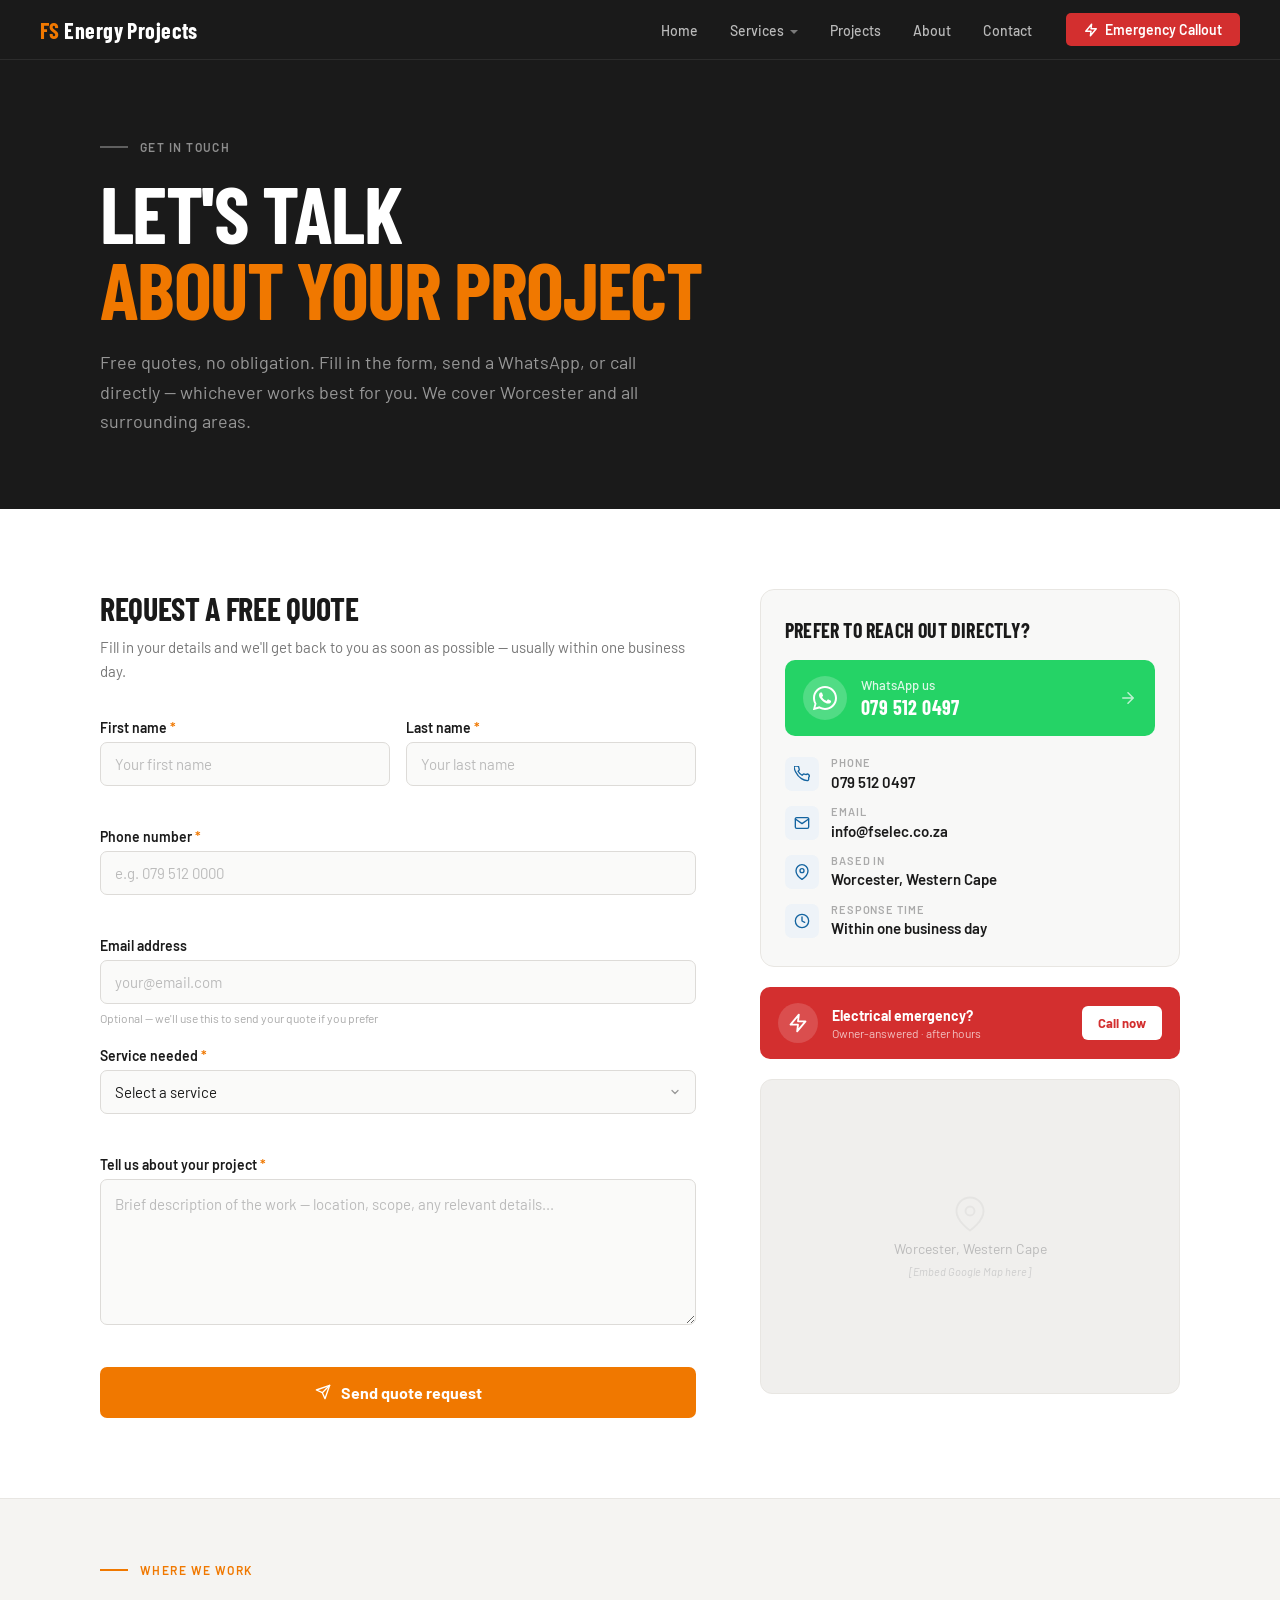
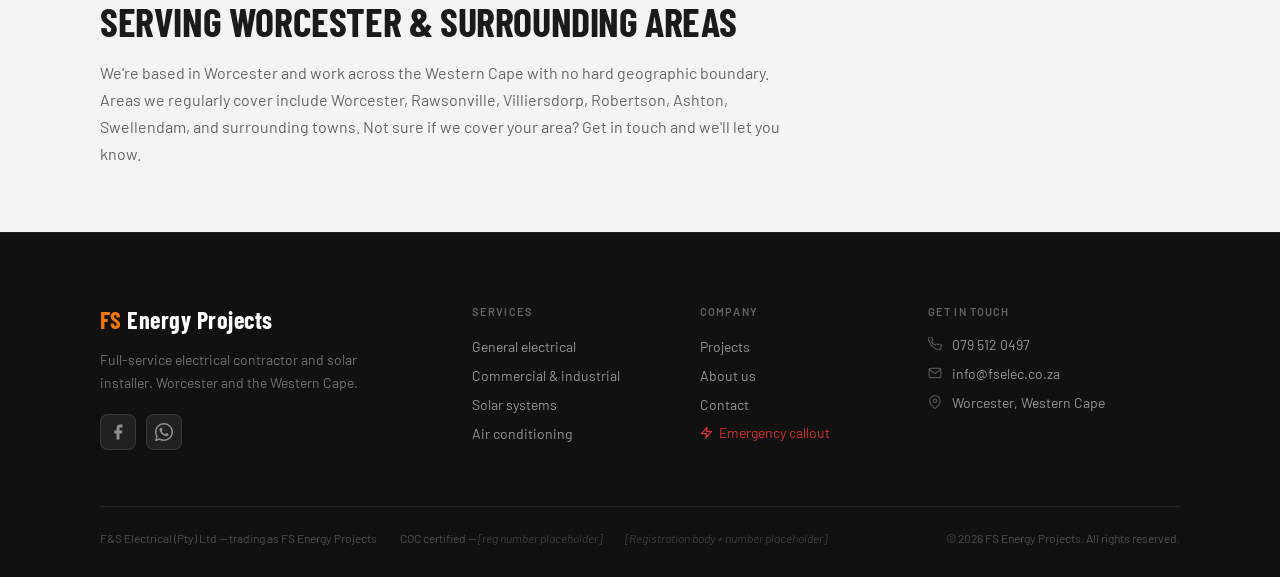
<file: contact.html>
<!DOCTYPE html>
<html lang="en">
<head>
  <meta charset="UTF-8">
  <meta name="viewport" content="width=device-width, initial-scale=1.0">
  <meta name="description" content="Get a free quote from FS Energy Projects — electrical contractor and solar installer in Worcester, Western Cape. Call, WhatsApp, or fill in the form.">
  <title>Contact | FS Energy Projects — Worcester</title>
  <link rel="preconnect" href="https://fonts.googleapis.com">
  <link rel="preconnect" href="https://fonts.gstatic.com" crossorigin>
  <link href="https://fonts.googleapis.com/css2?family=Barlow:wght@400;500;600;700&family=Barlow+Condensed:wght@600;700&display=swap" rel="stylesheet">
  <link rel="stylesheet" href="css/global.css">
  <link rel="stylesheet" href="css/pages/contact.css">
</head>
<body>

<!-- ============================================================
     NAV
     ============================================================ -->
<nav class="nav">
  <a class="nav-logo" href="index.html">FS <span>Energy Projects</span></a>
  <ul class="nav-links">
    <li><a href="index.html">Home</a></li>
    <li class="nav-dropdown">
      <a href="#">Services</a>
      <div class="dropdown-menu">
        <a href="electrical.html">Electrical</a>
        <a href="commercial-industrial.html">Commercial &amp; Industrial</a>
        <a href="solar.html">Solar</a>
        <a href="air-conditioning.html">Air Conditioning</a>
      </div>
    </li>
    <li><a href="projects.html">Projects</a></li>
    <li><a href="about.html">About</a></li>
    <li><a href="contact.html">Contact</a></li>
  </ul>
  <a class="nav-emergency" href="tel:0795120497">
    <svg width="14" height="14" viewBox="0 0 24 24" fill="none" stroke="white" stroke-width="2.5" stroke-linecap="round" stroke-linejoin="round"><polygon points="13 2 3 14 12 14 11 22 21 10 12 10 13 2"/></svg>
    Emergency Callout
  </a>
  <button class="nav-hamburger" id="navHamburger" aria-label="Open menu" aria-expanded="false" aria-controls="mobileMenu">
    <span></span><span></span><span></span>
  </button>
</nav>

<div class="mobile-menu" id="mobileMenu" role="dialog" aria-label="Navigation menu">
  <ul class="mobile-menu__nav">
    <li><a href="index.html">Home</a></li>
    <li>
      <span class="mobile-menu__label">Services</span>
      <ul class="mobile-menu__subnav">
        <li><a href="electrical.html">Electrical</a></li>
        <li><a href="commercial-industrial.html">Commercial &amp; Industrial</a></li>
        <li><a href="solar.html">Solar</a></li>
        <li><a href="air-conditioning.html">Air Conditioning</a></li>
      </ul>
    </li>
    <li><a href="projects.html">Projects</a></li>
    <li><a href="about.html">About</a></li>
    <li><a href="contact.html">Contact</a></li>
  </ul>
  <div class="mobile-menu__actions">
    <a class="mobile-menu__call" href="tel:0795120497">
      <svg width="18" height="18" viewBox="0 0 24 24" fill="none" stroke="currentColor" stroke-width="2.2" stroke-linecap="round" stroke-linejoin="round"><path d="M22 16.92v3a2 2 0 01-2.18 2 19.79 19.79 0 01-8.63-3.07A19.5 19.5 0 013.07 9.81 19.79 19.79 0 01.07 1.18 2 2 0 012.07 0h3a2 2 0 012 1.72c.127.96.361 1.903.7 2.81a2 2 0 01-.45 2.11L6.09 7.91a16 16 0 006 6l1.27-1.27a2 2 0 012.11-.45c.907.339 1.85.573 2.81.7A2 2 0 0122 16.92z"/></svg>
      Call 079 512 0497
    </a>
    <a class="mobile-menu__wa" href="https://wa.me/27795120497?text=Hi%2C%20I%27d%20like%20to%20enquire%20about%20your%20services." target="_blank" rel="noopener">
      <svg width="18" height="18" viewBox="0 0 24 24" fill="currentColor"><path d="M17.472 14.382c-.297-.149-1.758-.867-2.03-.967-.273-.099-.471-.148-.67.15-.197.297-.767.966-.94 1.164-.173.199-.347.223-.644.075-.297-.15-1.255-.463-2.39-1.475-.883-.788-1.48-1.761-1.653-2.059-.173-.297-.018-.458.13-.606.134-.133.298-.347.446-.52.149-.174.198-.298.298-.497.099-.198.05-.371-.025-.52-.075-.149-.669-1.612-.916-2.207-.242-.579-.487-.5-.669-.51-.173-.008-.371-.01-.57-.01-.198 0-.52.074-.792.372-.272.297-1.04 1.016-1.04 2.479 0 1.462 1.065 2.875 1.213 3.074.149.198 2.096 3.2 5.077 4.487.709.306 1.262.489 1.694.625.712.227 1.36.195 1.871.118.571-.085 1.758-.719 2.006-1.413.248-.694.248-1.289.173-1.413-.074-.124-.272-.198-.57-.347z"/><path d="M12 0C5.373 0 0 5.373 0 12c0 2.127.558 4.126 1.532 5.859L.057 23.428a.5.5 0 00.611.625l5.701-1.493A11.94 11.94 0 0012 24c6.627 0 12-5.373 12-12S18.627 0 12 0zm0 22c-1.9 0-3.7-.513-5.253-1.406l-.376-.222-3.896 1.021 1.04-3.798-.244-.389A9.96 9.96 0 012 12C2 6.477 6.477 2 12 2s10 4.477 10 10-4.477 10-10 10z"/></svg>
      WhatsApp us
    </a>
  </div>
</div>


<!-- ============================================================
     PAGE HEADER
     ============================================================ -->
<section class="contact-header">
  <div class="contact-header__inner">
    <div class="section-label" style="color:rgba(255,255,255,0.5);">
      <span class="section-label__line" style="background:rgba(255,255,255,0.3);"></span>
      Get in touch
    </div>
    <h1 class="contact-header__heading">Let's talk<br><em>about your project</em></h1>
    <p class="contact-header__sub">Free quotes, no obligation. Fill in the form, send a WhatsApp, or call directly — whichever works best for you. We cover Worcester and all surrounding areas.</p>
  </div>
</section>


<!-- ============================================================
     CONTACT MAIN
     ============================================================ -->
<section class="contact-main">
  <div class="contact-main__inner">

    <!-- LEFT: Form -->
    <div class="contact-form-wrap">
      <h2 class="contact-form__heading">Request a free quote</h2>
      <p class="contact-form__sub">Fill in your details and we'll get back to you as soon as possible — usually within one business day.</p>

      <form class="contact-form" id="contactForm" novalidate>

        <div class="form-row">
          <div class="form-group">
            <label class="form-label" for="firstName">First name <span class="form-required">*</span></label>
            <input class="form-input" type="text" id="firstName" name="firstName" placeholder="Your first name" required>
            <span class="form-error" id="firstNameError"></span>
          </div>
          <div class="form-group">
            <label class="form-label" for="lastName">Last name <span class="form-required">*</span></label>
            <input class="form-input" type="text" id="lastName" name="lastName" placeholder="Your last name" required>
            <span class="form-error" id="lastNameError"></span>
          </div>
        </div>

        <div class="form-group">
          <label class="form-label" for="phone">Phone number <span class="form-required">*</span></label>
          <input class="form-input" type="tel" id="phone" name="phone" placeholder="e.g. 079 512 0000" required>
          <span class="form-error" id="phoneError"></span>
        </div>

        <div class="form-group">
          <label class="form-label" for="email">Email address</label>
          <input class="form-input" type="email" id="email" name="email" placeholder="your@email.com">
          <span class="form-hint">Optional — we'll use this to send your quote if you prefer</span>
        </div>

        <div class="form-group">
          <label class="form-label" for="service">Service needed <span class="form-required">*</span></label>
          <select class="form-input form-select" id="service" name="service" required>
            <option value="" disabled selected>Select a service</option>
            <option value="electrical">General electrical</option>
            <option value="commercial">Commercial &amp; industrial</option>
            <option value="solar">Solar systems</option>
            <option value="aircon">Air conditioning</option>
            <option value="multiple">Multiple services</option>
            <option value="other">Other / not sure</option>
          </select>
          <span class="form-error" id="serviceError"></span>
        </div>

        <div class="form-group">
          <label class="form-label" for="message">Tell us about your project <span class="form-required">*</span></label>
          <textarea class="form-input form-textarea" id="message" name="message" placeholder="Brief description of the work — location, scope, any relevant details..." required rows="5"></textarea>
          <span class="form-error" id="messageError"></span>
        </div>

        <button class="form-submit" type="submit" id="formSubmit">
          <svg width="16" height="16" viewBox="0 0 24 24" fill="none" stroke="currentColor" stroke-width="2" stroke-linecap="round" stroke-linejoin="round"><line x1="22" y1="2" x2="11" y2="13"/><polygon points="22 2 15 22 11 13 2 9 22 2"/></svg>
          Send quote request
        </button>

        <!-- Success message -->
        <div class="form-success" id="formSuccess" style="display:none;">
          <svg width="20" height="20" viewBox="0 0 24 24" fill="none" stroke="currentColor" stroke-width="2.5" stroke-linecap="round" stroke-linejoin="round"><polyline points="20 6 9 17 4 12"/></svg>
          <div>
            <strong>Message sent — thanks!</strong>
            <p>We'll be in touch as soon as possible. If it's urgent, call us directly on <a href="tel:0795120497">079 512 0497</a>.</p>
          </div>
        </div>

        <!-- Error message -->
        <div class="form-fail" id="formFail" style="display:none;">
          <svg width="20" height="20" viewBox="0 0 24 24" fill="none" stroke="currentColor" stroke-width="2.5" stroke-linecap="round" stroke-linejoin="round"><circle cx="12" cy="12" r="10"/><line x1="12" y1="8" x2="12" y2="12"/><line x1="12" y1="16" x2="12.01" y2="16"/></svg>
          <div>
            <strong>Something went wrong.</strong>
            <p>Please try again or contact us directly on <a href="tel:0795120497">079 512 0497</a> or <a href="mailto:info@fselec.co.za">info@fselec.co.za</a>.</p>
          </div>
        </div>

      </form>
    </div>

    <!-- RIGHT: Contact details + WhatsApp + map -->
    <div class="contact-side">

      <div class="contact-side__direct">
        <h3 class="contact-side__heading">Prefer to reach out directly?</h3>

        <a class="contact-side__wa" href="https://wa.me/27795120497?text=Hi%2C%20I%27d%20like%20to%20enquire%20about%20your%20services." target="_blank" rel="noopener">
          <div class="contact-side__wa-icon">
            <svg width="24" height="24" viewBox="0 0 24 24" fill="currentColor"><path d="M17.472 14.382c-.297-.149-1.758-.867-2.03-.967-.273-.099-.471-.148-.67.15-.197.297-.767.966-.94 1.164-.173.199-.347.223-.644.075-.297-.15-1.255-.463-2.39-1.475-.883-.788-1.48-1.761-1.653-2.059-.173-.297-.018-.458.13-.606.134-.133.298-.347.446-.52.149-.174.198-.298.298-.497.099-.198.05-.371-.025-.52-.075-.149-.669-1.612-.916-2.207-.242-.579-.487-.5-.669-.51-.173-.008-.371-.01-.57-.01-.198 0-.52.074-.792.372-.272.297-1.04 1.016-1.04 2.479 0 1.462 1.065 2.875 1.213 3.074.149.198 2.096 3.2 5.077 4.487.709.306 1.262.489 1.694.625.712.227 1.36.195 1.871.118.571-.085 1.758-.719 2.006-1.413.248-.694.248-1.289.173-1.413-.074-.124-.272-.198-.57-.347z"/><path d="M12 0C5.373 0 0 5.373 0 12c0 2.127.558 4.126 1.532 5.859L.057 23.428a.5.5 0 00.611.625l5.701-1.493A11.94 11.94 0 0012 24c6.627 0 12-5.373 12-12S18.627 0 12 0zm0 22c-1.9 0-3.7-.513-5.253-1.406l-.376-.222-3.896 1.021 1.04-3.798-.244-.389A9.96 9.96 0 012 12C2 6.477 6.477 2 12 2s10 4.477 10 10-4.477 10-10 10z"/></svg>
          </div>
          <div>
            <div class="contact-side__wa-label">WhatsApp us</div>
            <div class="contact-side__wa-num">079 512 0497</div>
          </div>
          <svg class="contact-side__wa-arrow" width="18" height="18" viewBox="0 0 24 24" fill="none" stroke="currentColor" stroke-width="2" stroke-linecap="round" stroke-linejoin="round"><path d="M5 12h14M12 5l7 7-7 7"/></svg>
        </a>

        <ul class="contact-side__list">
          <li>
            <div class="contact-side__list-icon">
              <svg width="16" height="16" viewBox="0 0 24 24" fill="none" stroke="currentColor" stroke-width="2" stroke-linecap="round" stroke-linejoin="round"><path d="M22 16.92v3a2 2 0 01-2.18 2 19.79 19.79 0 01-8.63-3.07A19.5 19.5 0 013.07 9.81 19.79 19.79 0 01.07 1.18 2 2 0 012.07 0h3a2 2 0 012 1.72c.127.96.361 1.903.7 2.81a2 2 0 01-.45 2.11L6.09 7.91a16 16 0 006 6l1.27-1.27a2 2 0 012.11-.45c.907.339 1.85.573 2.81.7A2 2 0 0122 16.92z"/></svg>
            </div>
            <div>
              <div class="contact-side__list-label">Phone</div>
              <a class="contact-side__list-value" href="tel:0795120497">079 512 0497</a>
            </div>
          </li>
          <li>
            <div class="contact-side__list-icon">
              <svg width="16" height="16" viewBox="0 0 24 24" fill="none" stroke="currentColor" stroke-width="2" stroke-linecap="round" stroke-linejoin="round"><path d="M4 4h16c1.1 0 2 .9 2 2v12c0 1.1-.9 2-2 2H4c-1.1 0-2-.9-2-2V6c0-1.1.9-2 2-2z"/><polyline points="22,6 12,13 2,6"/></svg>
            </div>
            <div>
              <div class="contact-side__list-label">Email</div>
              <a class="contact-side__list-value" href="mailto:info@fselec.co.za">info@fselec.co.za</a>
            </div>
          </li>
          <li>
            <div class="contact-side__list-icon">
              <svg width="16" height="16" viewBox="0 0 24 24" fill="none" stroke="currentColor" stroke-width="2" stroke-linecap="round" stroke-linejoin="round"><path d="M21 10c0 7-9 13-9 13s-9-6-9-13a9 9 0 0118 0z"/><circle cx="12" cy="10" r="3"/></svg>
            </div>
            <div>
              <div class="contact-side__list-label">Based in</div>
              <div class="contact-side__list-value">Worcester, Western Cape</div>
            </div>
          </li>
          <li>
            <div class="contact-side__list-icon">
              <svg width="16" height="16" viewBox="0 0 24 24" fill="none" stroke="currentColor" stroke-width="2" stroke-linecap="round" stroke-linejoin="round"><circle cx="12" cy="12" r="10"/><polyline points="12 6 12 12 16 14"/></svg>
            </div>
            <div>
              <div class="contact-side__list-label">Response time</div>
              <div class="contact-side__list-value">Within one business day</div>
            </div>
          </li>
        </ul>
      </div>

      <!-- Emergency callout -->
      <div class="contact-side__emergency">
        <div class="contact-side__emergency-icon">
          <svg width="20" height="20" viewBox="0 0 24 24" fill="none" stroke="currentColor" stroke-width="2.2" stroke-linecap="round" stroke-linejoin="round"><polygon points="13 2 3 14 12 14 11 22 21 10 12 10 13 2"/></svg>
        </div>
        <div class="contact-side__emergency-text">
          <div class="contact-side__emergency-label">Electrical emergency?</div>
          <div class="contact-side__emergency-sub">Owner-answered · after hours</div>
        </div>
        <a class="contact-side__emergency-btn" href="tel:0795120497">Call now</a>
      </div>

      <!-- Map -->
      <div class="contact-side__map">
        <div class="contact-side__map-placeholder">
          <svg width="36" height="36" viewBox="0 0 24 24" fill="none" stroke="currentColor" stroke-width="1.3" opacity="0.2" stroke-linecap="round" stroke-linejoin="round"><path d="M21 10c0 7-9 13-9 13s-9-6-9-13a9 9 0 0118 0z"/><circle cx="12" cy="10" r="3"/></svg>
          <span>Worcester, Western Cape</span>
          <span class="contact-side__map-note">[Embed Google Map here]</span>
        </div>
      </div>

    </div>

  </div>
</section>


<!-- ============================================================
     SERVICE AREA STRIP
     ============================================================ -->
<section class="contact-area">
  <div class="contact-area__inner">
    <div class="section-label">
      <span class="section-label__line"></span>
      Where we work
    </div>
    <h2 class="contact-area__heading">Serving Worcester &amp; surrounding areas</h2>
    <p class="contact-area__body">We're based in Worcester and work across the Western Cape with no hard geographic boundary. Areas we regularly cover include Worcester, Rawsonville, Villiersdorp, Robertson, Ashton, Swellendam, and surrounding towns. Not sure if we cover your area? Get in touch and we'll let you know.</p>
  </div>
</section>


<!-- ============================================================
     FOOTER
     ============================================================ -->
<footer class="footer">
  <div class="footer-inner">
    <div class="footer-top">
      <div class="footer-brand">
        <a class="footer-logo" href="index.html">FS <span>Energy Projects</span></a>
        <p class="footer-tagline">Full-service electrical contractor and solar installer. Worcester and the Western Cape.</p>
        <div class="footer-social">
          <a class="footer-social__link" href="https://facebook.com/FandSElectrical" target="_blank" rel="noopener" aria-label="Facebook">
            <svg width="18" height="18" viewBox="0 0 24 24" fill="currentColor"><path d="M18 2h-3a5 5 0 00-5 5v3H7v4h3v8h4v-8h3l1-4h-4V7a1 1 0 011-1h3z"/></svg>
          </a>
          <a class="footer-social__link" href="https://wa.me/27795120497" target="_blank" rel="noopener" aria-label="WhatsApp">
            <svg width="18" height="18" viewBox="0 0 24 24" fill="currentColor"><path d="M17.472 14.382c-.297-.149-1.758-.867-2.03-.967-.273-.099-.471-.148-.67.15-.197.297-.767.966-.94 1.164-.173.199-.347.223-.644.075-.297-.15-1.255-.463-2.39-1.475-.883-.788-1.48-1.761-1.653-2.059-.173-.297-.018-.458.13-.606.134-.133.298-.347.446-.52.149-.174.198-.298.298-.497.099-.198.05-.371-.025-.52-.075-.149-.669-1.612-.916-2.207-.242-.579-.487-.5-.669-.51-.173-.008-.371-.01-.57-.01-.198 0-.52.074-.792.372-.272.297-1.04 1.016-1.04 2.479 0 1.462 1.065 2.875 1.213 3.074.149.198 2.096 3.2 5.077 4.487.709.306 1.262.489 1.694.625.712.227 1.36.195 1.871.118.571-.085 1.758-.719 2.006-1.413.248-.694.248-1.289.173-1.413-.074-.124-.272-.198-.57-.347z"/><path d="M12 0C5.373 0 0 5.373 0 12c0 2.127.558 4.126 1.532 5.859L.057 23.428a.5.5 0 00.611.625l5.701-1.493A11.94 11.94 0 0012 24c6.627 0 12-5.373 12-12S18.627 0 12 0zm0 22c-1.9 0-3.7-.513-5.253-1.406l-.376-.222-3.896 1.021 1.04-3.798-.244-.389A9.96 9.96 0 012 12C2 6.477 6.477 2 12 2s10 4.477 10 10-4.477 10-10 10z"/></svg>
          </a>
        </div>
      </div>
      <div class="footer-col">
        <h4 class="footer-col__heading">Services</h4>
        <ul class="footer-links">
          <li><a href="electrical.html">General electrical</a></li>
          <li><a href="commercial-industrial.html">Commercial &amp; industrial</a></li>
          <li><a href="solar.html">Solar systems</a></li>
          <li><a href="air-conditioning.html">Air conditioning</a></li>
        </ul>
      </div>
      <div class="footer-col">
        <h4 class="footer-col__heading">Company</h4>
        <ul class="footer-links">
          <li><a href="projects.html">Projects</a></li>
          <li><a href="about.html">About us</a></li>
          <li><a href="contact.html">Contact</a></li>
          <li>
            <a href="tel:0795120497" class="footer-emergency-link">
              <svg width="13" height="13" viewBox="0 0 24 24" fill="none" stroke="currentColor" stroke-width="2.5" stroke-linecap="round" stroke-linejoin="round"><polygon points="13 2 3 14 12 14 11 22 21 10 12 10 13 2"/></svg>
              Emergency callout
            </a>
          </li>
        </ul>
      </div>
      <div class="footer-col">
        <h4 class="footer-col__heading">Get in touch</h4>
        <ul class="footer-contact-list">
          <li>
            <svg width="14" height="14" viewBox="0 0 24 24" fill="none" stroke="currentColor" stroke-width="2" stroke-linecap="round" stroke-linejoin="round"><path d="M22 16.92v3a2 2 0 01-2.18 2 19.79 19.79 0 01-8.63-3.07A19.5 19.5 0 013.07 9.81 19.79 19.79 0 01.07 1.18 2 2 0 012.07 0h3a2 2 0 012 1.72c.127.96.361 1.903.7 2.81a2 2 0 01-.45 2.11L6.09 7.91a16 16 0 006 6l1.27-1.27a2 2 0 012.11-.45c.907.339 1.85.573 2.81.7A2 2 0 0122 16.92z"/></svg>
            <a href="tel:0795120497">079 512 0497</a>
          </li>
          <li>
            <svg width="14" height="14" viewBox="0 0 24 24" fill="none" stroke="currentColor" stroke-width="2" stroke-linecap="round" stroke-linejoin="round"><path d="M4 4h16c1.1 0 2 .9 2 2v12c0 1.1-.9 2-2 2H4c-1.1 0-2-.9-2-2V6c0-1.1.9-2 2-2z"/><polyline points="22,6 12,13 2,6"/></svg>
            <a href="mailto:info@fselec.co.za">info@fselec.co.za</a>
          </li>
          <li>
            <svg width="14" height="14" viewBox="0 0 24 24" fill="none" stroke="currentColor" stroke-width="2" stroke-linecap="round" stroke-linejoin="round"><path d="M21 10c0 7-9 13-9 13s-9-6-9-13a9 9 0 0118 0z"/><circle cx="12" cy="10" r="3"/></svg>
            <span>Worcester, Western Cape</span>
          </li>
        </ul>
      </div>
    </div>
    <div class="footer-divider"></div>
    <div class="footer-bottom">
      <div class="footer-bottom__left">
        <span>F&amp;S Electrical (Pty) Ltd &mdash; trading as FS Energy Projects</span>
        <span class="footer-dot">&middot;</span>
        <span class="footer-coc">COC certified &mdash; <em>[reg number placeholder]</em></span>
        <span class="footer-dot">&middot;</span>
        <span class="footer-reg"><em>[Registration body + number placeholder]</em></span>
      </div>
      <div class="footer-bottom__right">
        <span>&copy; <span id="year"></span> FS Energy Projects. All rights reserved.</span>
      </div>
    </div>
  </div>
</footer>

<script src="js/nav.js"></script>
<script src="js/contact-form.js"></script>
<script>document.getElementById('year').textContent = new Date().getFullYear();</script>

</body>
</html>
</file>
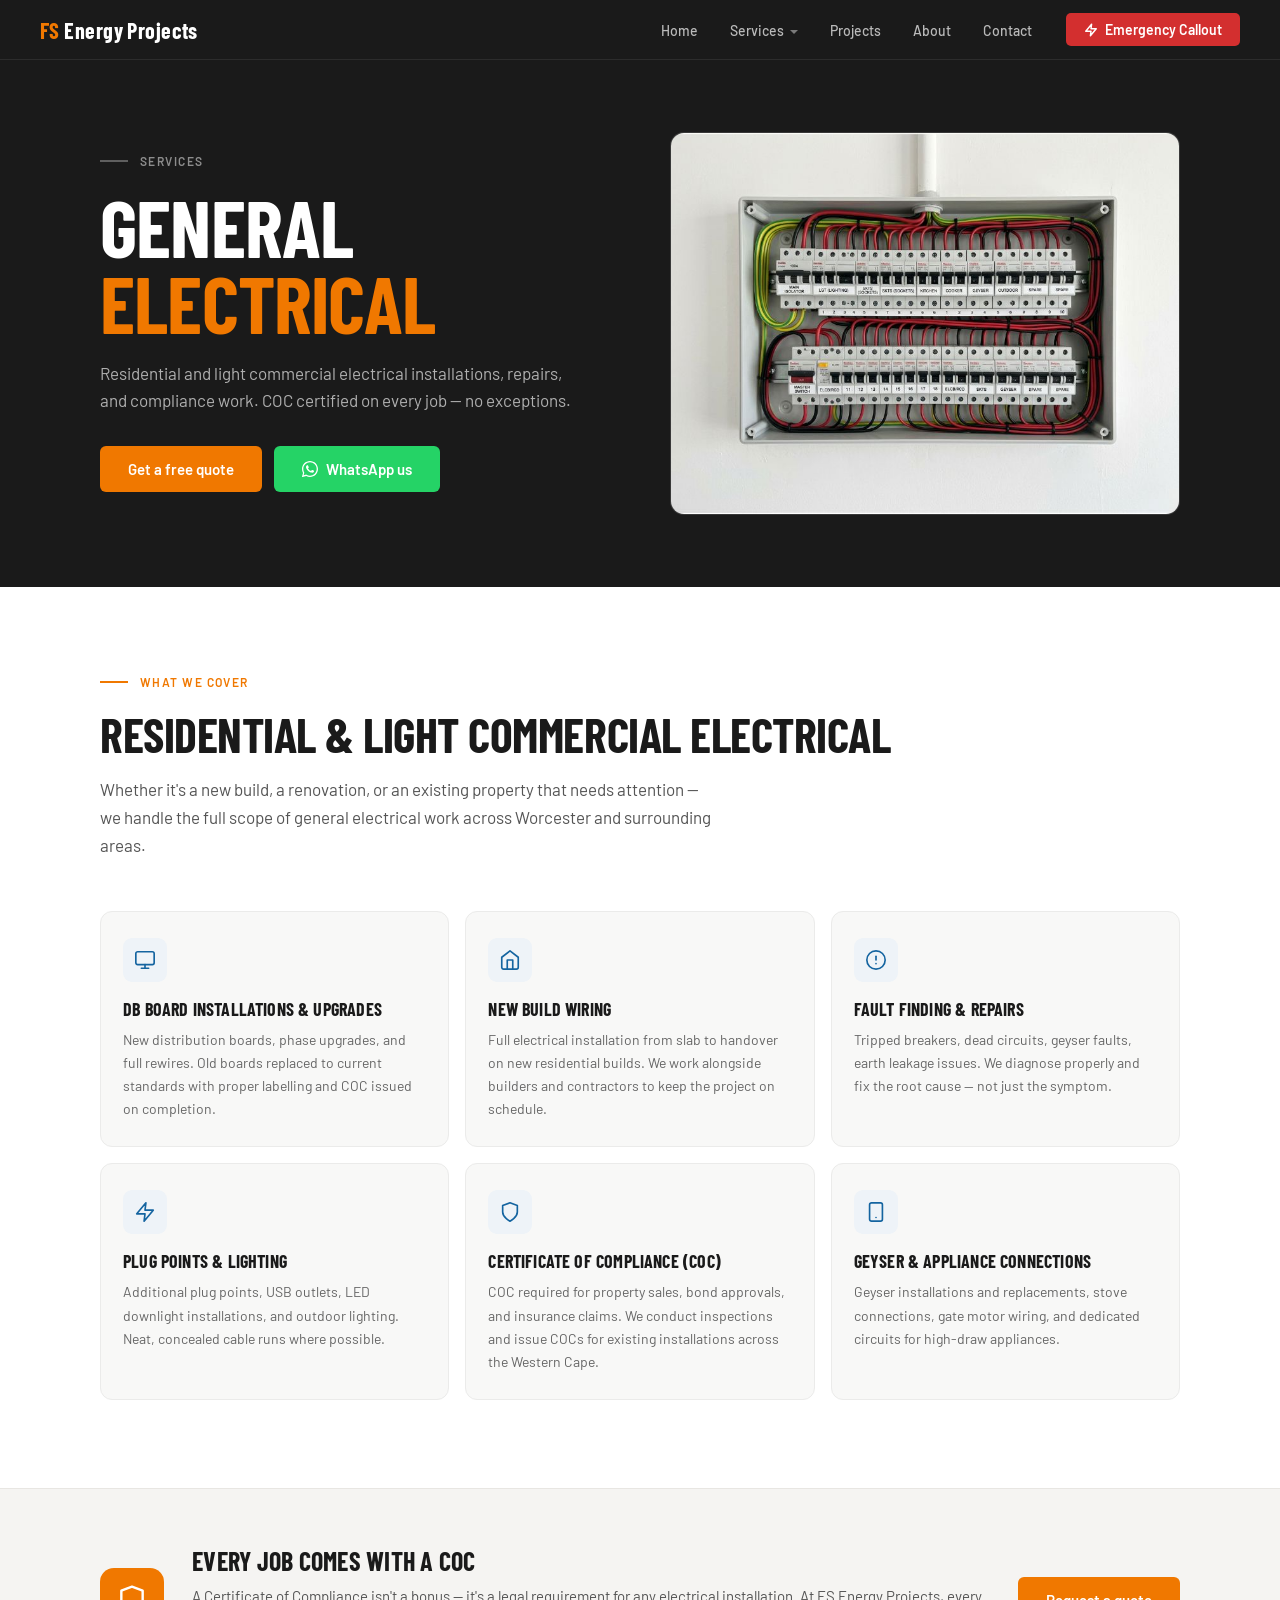
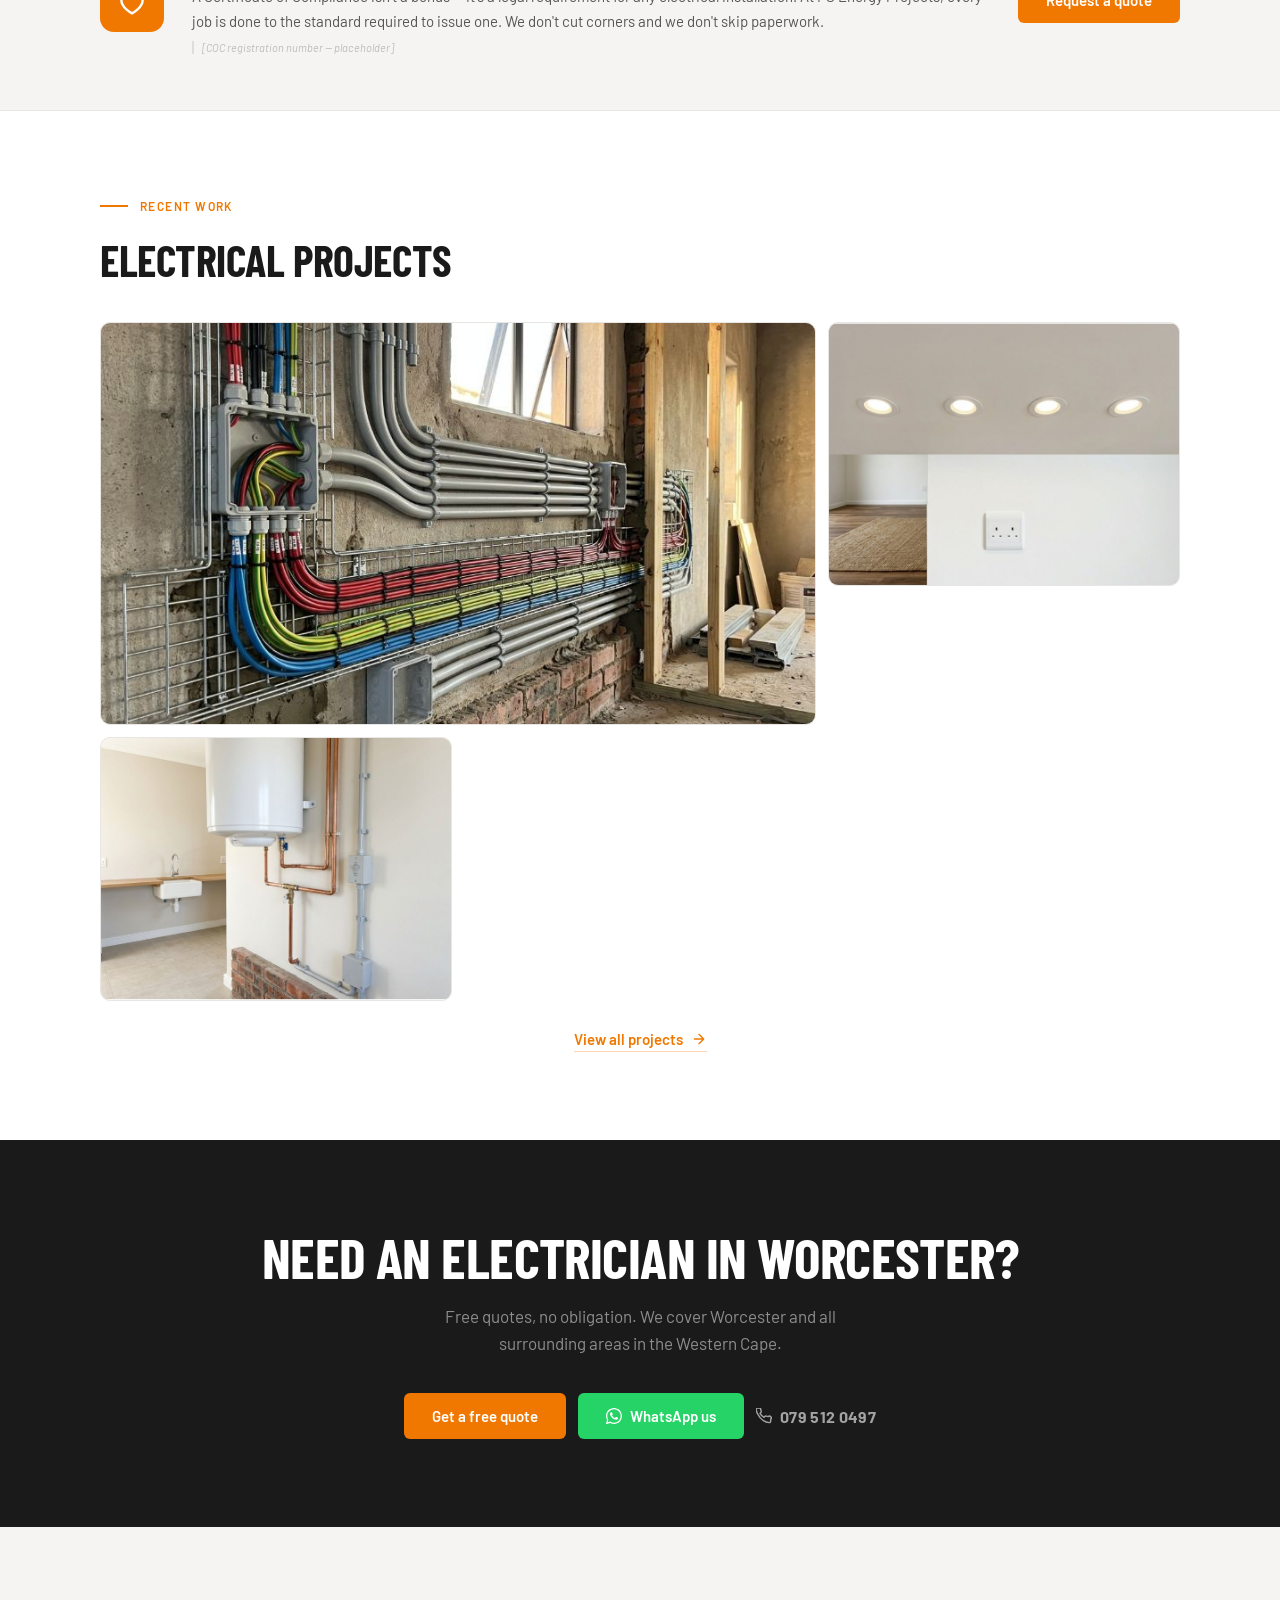
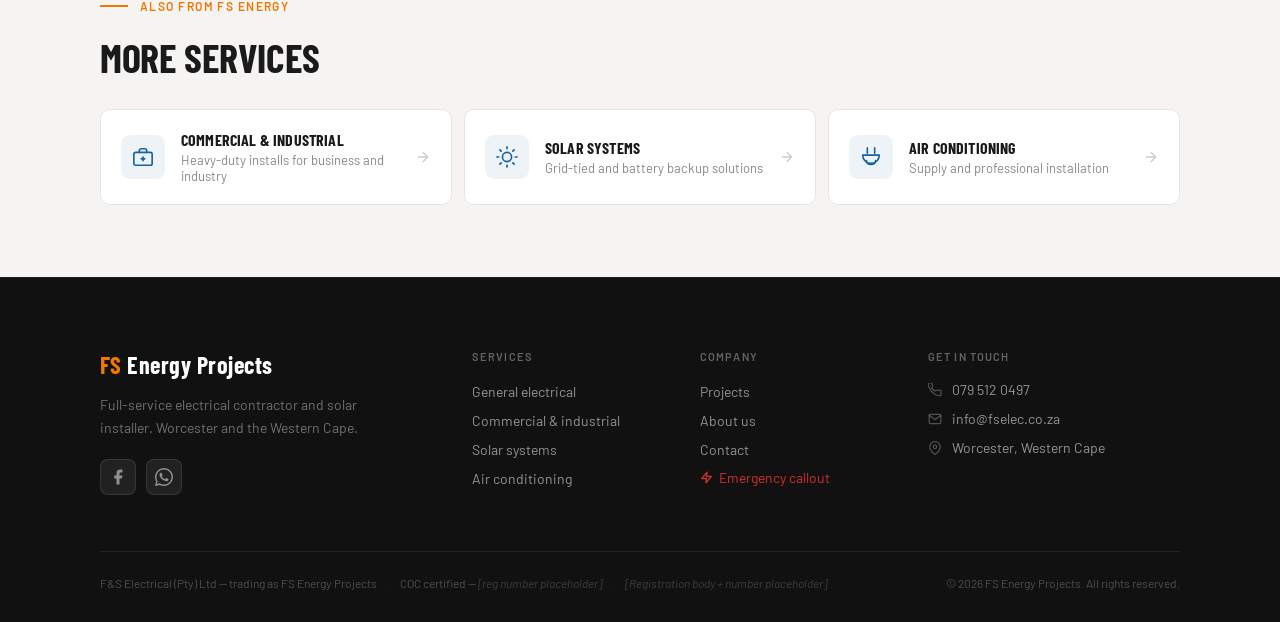
<file: electrical.html>
<!doctype html>
<html lang="en">
  <head>
    <meta charset="UTF-8" />
    <meta name="viewport" content="width=device-width, initial-scale=1.0" />
    <meta
      name="description"
      content="COC certified general electrical installations, repairs and compliance for residential and light commercial properties in Worcester and the Western Cape."
    />
    <title>General Electrical | FS Energy Projects — Worcester</title>
    <link rel="preconnect" href="https://fonts.googleapis.com" />
    <link rel="preconnect" href="https://fonts.gstatic.com" crossorigin />
    <link
      href="https://fonts.googleapis.com/css2?family=Barlow:wght@400;500;600;700&family=Barlow+Condensed:wght@600;700&display=swap"
      rel="stylesheet"
    />
    <link rel="stylesheet" href="css/global.css" />
    <link rel="stylesheet" href="css/pages/services.css" />
  </head>
  <body>
    <!-- ============================================================
     NAV
     ============================================================ -->
    <nav class="nav">
      <a class="nav-logo" href="index.html">FS <span>Energy Projects</span></a>

      <ul class="nav-links">
        <li><a href="index.html">Home</a></li>
        <li class="nav-dropdown">
          <a href="#">Services</a>
          <div class="dropdown-menu">
            <a href="electrical.html">Electrical</a>
            <a href="commercial-industrial.html">Commercial &amp; Industrial</a>
            <a href="solar.html">Solar</a>
            <a href="air-conditioning.html">Air Conditioning</a>
          </div>
        </li>
        <li><a href="projects.html">Projects</a></li>
        <li><a href="about.html">About</a></li>
        <li><a href="contact.html">Contact</a></li>
      </ul>

      <a class="nav-emergency" href="tel:0795120497">
        <svg
          width="14"
          height="14"
          viewBox="0 0 24 24"
          fill="none"
          stroke="white"
          stroke-width="2.5"
          stroke-linecap="round"
          stroke-linejoin="round"
        >
          <polygon points="13 2 3 14 12 14 11 22 21 10 12 10 13 2" />
        </svg>
        Emergency Callout
      </a>

      <button
        class="nav-hamburger"
        id="navHamburger"
        aria-label="Open menu"
        aria-expanded="false"
        aria-controls="mobileMenu"
      >
        <span></span>
        <span></span>
        <span></span>
      </button>
    </nav>

    <!-- Mobile menu -->
    <div
      class="mobile-menu"
      id="mobileMenu"
      role="dialog"
      aria-label="Navigation menu"
    >
      <ul class="mobile-menu__nav">
        <li><a href="index.html">Home</a></li>
        <li>
          <span class="mobile-menu__label">Services</span>
          <ul class="mobile-menu__subnav">
            <li><a href="electrical.html">Electrical</a></li>
            <li>
              <a href="commercial-industrial.html"
                >Commercial &amp; Industrial</a
              >
            </li>
            <li><a href="solar.html">Solar</a></li>
            <li><a href="air-conditioning.html">Air Conditioning</a></li>
          </ul>
        </li>
        <li><a href="projects.html">Projects</a></li>
        <li><a href="about.html">About</a></li>
        <li><a href="contact.html">Contact</a></li>
      </ul>
      <div class="mobile-menu__actions">
        <a class="mobile-menu__call" href="tel:0795120497">
          <svg
            width="18"
            height="18"
            viewBox="0 0 24 24"
            fill="none"
            stroke="currentColor"
            stroke-width="2.2"
            stroke-linecap="round"
            stroke-linejoin="round"
          >
            <path
              d="M22 16.92v3a2 2 0 01-2.18 2 19.79 19.79 0 01-8.63-3.07A19.5 19.5 0 013.07 9.81 19.79 19.79 0 01.07 1.18 2 2 0 012.07 0h3a2 2 0 012 1.72c.127.96.361 1.903.7 2.81a2 2 0 01-.45 2.11L6.09 7.91a16 16 0 006 6l1.27-1.27a2 2 0 012.11-.45c.907.339 1.85.573 2.81.7A2 2 0 0122 16.92z"
            />
          </svg>
          Call 079 512 0497
        </a>
        <a
          class="mobile-menu__wa"
          href="https://wa.me/27795120497?text=Hi%2C%20I%27d%20like%20to%20enquire%20about%20your%20electrical%20services."
          target="_blank"
          rel="noopener"
        >
          <svg width="18" height="18" viewBox="0 0 24 24" fill="currentColor">
            <path
              d="M17.472 14.382c-.297-.149-1.758-.867-2.03-.967-.273-.099-.471-.148-.67.15-.197.297-.767.966-.94 1.164-.173.199-.347.223-.644.075-.297-.15-1.255-.463-2.39-1.475-.883-.788-1.48-1.761-1.653-2.059-.173-.297-.018-.458.13-.606.134-.133.298-.347.446-.52.149-.174.198-.298.298-.497.099-.198.05-.371-.025-.52-.075-.149-.669-1.612-.916-2.207-.242-.579-.487-.5-.669-.51-.173-.008-.371-.01-.57-.01-.198 0-.52.074-.792.372-.272.297-1.04 1.016-1.04 2.479 0 1.462 1.065 2.875 1.213 3.074.149.198 2.096 3.2 5.077 4.487.709.306 1.262.489 1.694.625.712.227 1.36.195 1.871.118.571-.085 1.758-.719 2.006-1.413.248-.694.248-1.289.173-1.413-.074-.124-.272-.198-.57-.347z"
            />
            <path
              d="M12 0C5.373 0 0 5.373 0 12c0 2.127.558 4.126 1.532 5.859L.057 23.428a.5.5 0 00.611.625l5.701-1.493A11.94 11.94 0 0012 24c6.627 0 12-5.373 12-12S18.627 0 12 0zm0 22c-1.9 0-3.7-.513-5.253-1.406l-.376-.222-3.896 1.021 1.04-3.798-.244-.389A9.96 9.96 0 012 12C2 6.477 6.477 2 12 2s10 4.477 10 10-4.477 10-10 10z"
            />
          </svg>
          WhatsApp us
        </a>
      </div>
    </div>

    <!-- ============================================================
     PAGE HERO
     ============================================================ -->
    <section class="svc-hero">
      <div class="svc-hero__inner">
        <div class="svc-hero__content">
          <div class="section-label" style="color: rgba(255, 255, 255, 0.5)">
            <span
              class="section-label__line"
              style="background: rgba(255, 255, 255, 0.3)"
            ></span>
            Services
          </div>
          <h1 class="svc-hero__heading">General<br /><em>Electrical</em></h1>
          <p class="svc-hero__sub">
            Residential and light commercial electrical installations, repairs,
            and compliance work. COC certified on every job — no exceptions.
          </p>
          <div class="svc-hero__actions">
            <a class="btn-primary" href="contact.html">Get a free quote</a>
            <a
              class="btn-whatsapp"
              href="https://wa.me/27795120497?text=Hi%2C%20I%27d%20like%20to%20enquire%20about%20your%20electrical%20services."
              target="_blank"
              rel="noopener"
            >
              <svg
                width="16"
                height="16"
                viewBox="0 0 24 24"
                fill="currentColor"
              >
                <path
                  d="M17.472 14.382c-.297-.149-1.758-.867-2.03-.967-.273-.099-.471-.148-.67.15-.197.297-.767.966-.94 1.164-.173.199-.347.223-.644.075-.297-.15-1.255-.463-2.39-1.475-.883-.788-1.48-1.761-1.653-2.059-.173-.297-.018-.458.13-.606.134-.133.298-.347.446-.52.149-.174.198-.298.298-.497.099-.198.05-.371-.025-.52-.075-.149-.669-1.612-.916-2.207-.242-.579-.487-.5-.669-.51-.173-.008-.371-.01-.57-.01-.198 0-.52.074-.792.372-.272.297-1.04 1.016-1.04 2.479 0 1.462 1.065 2.875 1.213 3.074.149.198 2.096 3.2 5.077 4.487.709.306 1.262.489 1.694.625.712.227 1.36.195 1.871.118.571-.085 1.758-.719 2.006-1.413.248-.694.248-1.289.173-1.413-.074-.124-.272-.198-.57-.347z"
                />
                <path
                  d="M12 0C5.373 0 0 5.373 0 12c0 2.127.558 4.126 1.532 5.859L.057 23.428a.5.5 0 00.611.625l5.701-1.493A11.94 11.94 0 0012 24c6.627 0 12-5.373 12-12S18.627 0 12 0zm0 22c-1.9 0-3.7-.513-5.253-1.406l-.376-.222-3.896 1.021 1.04-3.798-.244-.389A9.96 9.96 0 012 12C2 6.477 6.477 2 12 2s10 4.477 10 10-4.477 10-10 10z"
                />
              </svg>
              WhatsApp us
            </a>
          </div>
        </div>
        <div class="svc-hero__image">
          <!-- HERO IMAGE: replace src with your preferred electrical project photo -->
          <img
            src="assets/images/project-db-upgrade.jpg"
            alt="DB board installation by FS Energy Projects"
            loading="eager"
          />
        </div>
      </div>
    </section>

    <!-- ============================================================
     WHAT WE COVER
     ============================================================ -->
    <section class="svc-scope">
      <div class="svc-scope__inner">
        <div class="section-label">
          <span class="section-label__line"></span>
          What we cover
        </div>
        <h2 class="svc-scope__heading">
          Residential &amp; light commercial electrical
        </h2>
        <p class="svc-scope__intro">
          Whether it's a new build, a renovation, or an existing property that
          needs attention — we handle the full scope of general electrical work
          across Worcester and surrounding areas.
        </p>

        <div class="svc-scope__grid">
          <div class="svc-scope__card">
            <div class="svc-scope__icon">
              <svg
                width="22"
                height="22"
                viewBox="0 0 24 24"
                fill="none"
                stroke="currentColor"
                stroke-width="1.8"
                stroke-linecap="round"
                stroke-linejoin="round"
              >
                <rect x="2" y="3" width="20" height="14" rx="2" />
                <line x1="8" y1="21" x2="16" y2="21" />
                <line x1="12" y1="17" x2="12" y2="21" />
              </svg>
            </div>
            <h3 class="svc-scope__title">
              DB board installations &amp; upgrades
            </h3>
            <p class="svc-scope__body">
              New distribution boards, phase upgrades, and full rewires. Old
              boards replaced to current standards with proper labelling and COC
              issued on completion.
            </p>
          </div>

          <div class="svc-scope__card">
            <div class="svc-scope__icon">
              <svg
                width="22"
                height="22"
                viewBox="0 0 24 24"
                fill="none"
                stroke="currentColor"
                stroke-width="1.8"
                stroke-linecap="round"
                stroke-linejoin="round"
              >
                <path d="M3 9l9-7 9 7v11a2 2 0 01-2 2H5a2 2 0 01-2-2z" />
                <polyline points="9 22 9 12 15 12 15 22" />
              </svg>
            </div>
            <h3 class="svc-scope__title">New build wiring</h3>
            <p class="svc-scope__body">
              Full electrical installation from slab to handover on new
              residential builds. We work alongside builders and contractors to
              keep the project on schedule.
            </p>
          </div>

          <div class="svc-scope__card">
            <div class="svc-scope__icon">
              <svg
                width="22"
                height="22"
                viewBox="0 0 24 24"
                fill="none"
                stroke="currentColor"
                stroke-width="1.8"
                stroke-linecap="round"
                stroke-linejoin="round"
              >
                <circle cx="12" cy="12" r="10" />
                <line x1="12" y1="8" x2="12" y2="12" />
                <line x1="12" y1="16" x2="12.01" y2="16" />
              </svg>
            </div>
            <h3 class="svc-scope__title">Fault finding &amp; repairs</h3>
            <p class="svc-scope__body">
              Tripped breakers, dead circuits, geyser faults, earth leakage
              issues. We diagnose properly and fix the root cause — not just the
              symptom.
            </p>
          </div>

          <div class="svc-scope__card">
            <div class="svc-scope__icon">
              <svg
                width="22"
                height="22"
                viewBox="0 0 24 24"
                fill="none"
                stroke="currentColor"
                stroke-width="1.8"
                stroke-linecap="round"
                stroke-linejoin="round"
              >
                <polygon points="13 2 3 14 12 14 11 22 21 10 12 10 13 2" />
              </svg>
            </div>
            <h3 class="svc-scope__title">Plug points &amp; lighting</h3>
            <p class="svc-scope__body">
              Additional plug points, USB outlets, LED downlight installations,
              and outdoor lighting. Neat, concealed cable runs where possible.
            </p>
          </div>

          <div class="svc-scope__card">
            <div class="svc-scope__icon">
              <svg
                width="22"
                height="22"
                viewBox="0 0 24 24"
                fill="none"
                stroke="currentColor"
                stroke-width="1.8"
                stroke-linecap="round"
                stroke-linejoin="round"
              >
                <path d="M12 22s8-4 8-10V5l-8-3-8 3v7c0 6 8 10 8 10z" />
              </svg>
            </div>
            <h3 class="svc-scope__title">Certificate of Compliance (COC)</h3>
            <p class="svc-scope__body">
              COC required for property sales, bond approvals, and insurance
              claims. We conduct inspections and issue COCs for existing
              installations across the Western Cape.
            </p>
          </div>

          <div class="svc-scope__card">
            <div class="svc-scope__icon">
              <svg
                width="22"
                height="22"
                viewBox="0 0 24 24"
                fill="none"
                stroke="currentColor"
                stroke-width="1.8"
                stroke-linecap="round"
                stroke-linejoin="round"
              >
                <rect x="5" y="2" width="14" height="20" rx="2" />
                <line x1="12" y1="18" x2="12.01" y2="18" />
              </svg>
            </div>
            <h3 class="svc-scope__title">Geyser &amp; appliance connections</h3>
            <p class="svc-scope__body">
              Geyser installations and replacements, stove connections, gate
              motor wiring, and dedicated circuits for high-draw appliances.
            </p>
          </div>
        </div>
      </div>
    </section>

    <!-- ============================================================
     COC CALLOUT PANEL
     ============================================================ -->
    <section class="svc-coc">
      <div class="svc-coc__inner">
        <div class="svc-coc__icon">
          <svg
            width="32"
            height="32"
            viewBox="0 0 24 24"
            fill="none"
            stroke="currentColor"
            stroke-width="1.8"
            stroke-linecap="round"
            stroke-linejoin="round"
          >
            <path d="M12 22s8-4 8-10V5l-8-3-8 3v7c0 6 8 10 8 10z" />
          </svg>
        </div>
        <div class="svc-coc__text">
          <h3 class="svc-coc__heading">Every job comes with a COC</h3>
          <p class="svc-coc__body">
            A Certificate of Compliance isn't a bonus — it's a legal requirement
            for any electrical installation. At FS Energy Projects, every job is
            done to the standard required to issue one. We don't cut corners and
            we don't skip paperwork.
          </p>
          <div class="svc-coc__note">
            [COC registration number — placeholder]
          </div>
        </div>
        <a class="btn-primary" href="contact.html">Request a quote</a>
      </div>
    </section>

    <!-- ============================================================
     PROJECT PHOTOS
     ============================================================ -->
    <section class="svc-gallery">
      <div class="svc-gallery__inner">
        <div class="section-label">
          <span class="section-label__line"></span>
          Recent work
        </div>
        <h2 class="svc-gallery__heading">Electrical projects</h2>

        <div class="svc-gallery__grid">
          <!-- LARGE IMAGE (spans 2 cols) — best hero shot for this service -->
          <div class="svc-gallery__item svc-gallery__item--large">
            <img
              src="assets/images/project-new-build-wiring.jpg"
              alt="New build wiring installation"
              loading="lazy"
            />
          </div>

          <!-- SMALL IMAGE 1 -->
          <div class="svc-gallery__item">
            <img
              src="assets/images/project-lighting-plugs.jpg"
              alt="Lighting and plug point installation"
              loading="lazy"
            />
          </div>

          <!-- SMALL IMAGE 2 — swap src for geyser or any other electrical photo -->
          <div class="svc-gallery__item">
            <img
              src="assets/images/project-geyser-install.jpg"
              alt="Geyser installation"
              loading="lazy"
            />
          </div>
        </div>

        <div class="svc-gallery__cta">
          <a href="projects.html" class="svc-gallery__link">
            View all projects
            <svg
              width="16"
              height="16"
              viewBox="0 0 24 24"
              fill="none"
              stroke="currentColor"
              stroke-width="2"
              stroke-linecap="round"
              stroke-linejoin="round"
            >
              <path d="M5 12h14M12 5l7 7-7 7" />
            </svg>
          </a>
        </div>
      </div>
    </section>

    <!-- ============================================================
     SERVICE CTA
     ============================================================ -->
    <section class="svc-cta">
      <div class="svc-cta__inner">
        <h2 class="svc-cta__heading">Need an electrician in Worcester?</h2>
        <p class="svc-cta__sub">
          Free quotes, no obligation. We cover Worcester and all surrounding
          areas in the Western Cape.
        </p>
        <div class="svc-cta__actions">
          <a class="btn-primary" href="contact.html">Get a free quote</a>
          <a
            class="btn-whatsapp"
            href="https://wa.me/27795120497?text=Hi%2C%20I%27d%20like%20to%20enquire%20about%20your%20electrical%20services."
            target="_blank"
            rel="noopener"
          >
            <svg width="16" height="16" viewBox="0 0 24 24" fill="currentColor">
              <path
                d="M17.472 14.382c-.297-.149-1.758-.867-2.03-.967-.273-.099-.471-.148-.67.15-.197.297-.767.966-.94 1.164-.173.199-.347.223-.644.075-.297-.15-1.255-.463-2.39-1.475-.883-.788-1.48-1.761-1.653-2.059-.173-.297-.018-.458.13-.606.134-.133.298-.347.446-.52.149-.174.198-.298.298-.497.099-.198.05-.371-.025-.52-.075-.149-.669-1.612-.916-2.207-.242-.579-.487-.5-.669-.51-.173-.008-.371-.01-.57-.01-.198 0-.52.074-.792.372-.272.297-1.04 1.016-1.04 2.479 0 1.462 1.065 2.875 1.213 3.074.149.198 2.096 3.2 5.077 4.487.709.306 1.262.489 1.694.625.712.227 1.36.195 1.871.118.571-.085 1.758-.719 2.006-1.413.248-.694.248-1.289.173-1.413-.074-.124-.272-.198-.57-.347z"
              />
              <path
                d="M12 0C5.373 0 0 5.373 0 12c0 2.127.558 4.126 1.532 5.859L.057 23.428a.5.5 0 00.611.625l5.701-1.493A11.94 11.94 0 0012 24c6.627 0 12-5.373 12-12S18.627 0 12 0zm0 22c-1.9 0-3.7-.513-5.253-1.406l-.376-.222-3.896 1.021 1.04-3.798-.244-.389A9.96 9.96 0 012 12C2 6.477 6.477 2 12 2s10 4.477 10 10-4.477 10-10 10z"
              />
            </svg>
            WhatsApp us
          </a>
          <a class="svc-cta__call" href="tel:0795120497">
            <svg
              width="16"
              height="16"
              viewBox="0 0 24 24"
              fill="none"
              stroke="currentColor"
              stroke-width="2.2"
              stroke-linecap="round"
              stroke-linejoin="round"
            >
              <path
                d="M22 16.92v3a2 2 0 01-2.18 2 19.79 19.79 0 01-8.63-3.07A19.5 19.5 0 013.07 9.81 19.79 19.79 0 01.07 1.18 2 2 0 012.07 0h3a2 2 0 012 1.72c.127.96.361 1.903.7 2.81a2 2 0 01-.45 2.11L6.09 7.91a16 16 0 006 6l1.27-1.27a2 2 0 012.11-.45c.907.339 1.85.573 2.81.7A2 2 0 0122 16.92z"
              />
            </svg>
            079 512 0497
          </a>
        </div>
      </div>
    </section>

    <!-- ============================================================
     OTHER SERVICES
     ============================================================ -->
    <section class="svc-other">
      <div class="svc-other__inner">
        <div class="section-label">
          <span class="section-label__line"></span>
          Also from FS Energy
        </div>
        <h2 class="svc-other__heading">More services</h2>
        <div class="svc-other__grid">
          <a class="svc-other__card" href="commercial-industrial.html">
            <div class="svc-other__icon">
              <svg
                width="22"
                height="22"
                viewBox="0 0 24 24"
                fill="none"
                stroke="currentColor"
                stroke-width="1.8"
                stroke-linecap="round"
                stroke-linejoin="round"
              >
                <rect x="2" y="7" width="20" height="14" rx="2" />
                <path d="M16 7V5a2 2 0 00-2-2h-4a2 2 0 00-2 2v2" />
                <line x1="12" y1="12" x2="12" y2="16" />
                <line x1="10" y1="14" x2="14" y2="14" />
              </svg>
            </div>
            <div>
              <div class="svc-other__name">Commercial &amp; industrial</div>
              <div class="svc-other__desc">
                Heavy-duty installs for business and industry
              </div>
            </div>
            <svg
              class="svc-other__arrow"
              width="16"
              height="16"
              viewBox="0 0 24 24"
              fill="none"
              stroke="currentColor"
              stroke-width="2"
              stroke-linecap="round"
              stroke-linejoin="round"
            >
              <path d="M5 12h14M12 5l7 7-7 7" />
            </svg>
          </a>
          <a class="svc-other__card" href="solar.html">
            <div class="svc-other__icon">
              <svg
                width="22"
                height="22"
                viewBox="0 0 24 24"
                fill="none"
                stroke="currentColor"
                stroke-width="1.8"
                stroke-linecap="round"
                stroke-linejoin="round"
              >
                <circle cx="12" cy="12" r="5" />
                <line x1="12" y1="1" x2="12" y2="3" />
                <line x1="12" y1="21" x2="12" y2="23" />
                <line x1="4.22" y1="4.22" x2="5.64" y2="5.64" />
                <line x1="18.36" y1="18.36" x2="19.78" y2="19.78" />
                <line x1="1" y1="12" x2="3" y2="12" />
                <line x1="21" y1="12" x2="23" y2="12" />
                <line x1="4.22" y1="19.78" x2="5.64" y2="18.36" />
                <line x1="18.36" y1="5.64" x2="19.78" y2="4.22" />
              </svg>
            </div>
            <div>
              <div class="svc-other__name">Solar systems</div>
              <div class="svc-other__desc">
                Grid-tied and battery backup solutions
              </div>
            </div>
            <svg
              class="svc-other__arrow"
              width="16"
              height="16"
              viewBox="0 0 24 24"
              fill="none"
              stroke="currentColor"
              stroke-width="2"
              stroke-linecap="round"
              stroke-linejoin="round"
            >
              <path d="M5 12h14M12 5l7 7-7 7" />
            </svg>
          </a>
          <a class="svc-other__card" href="air-conditioning.html">
            <div class="svc-other__icon">
              <svg
                width="22"
                height="22"
                viewBox="0 0 24 24"
                fill="none"
                stroke="currentColor"
                stroke-width="1.8"
                stroke-linecap="round"
                stroke-linejoin="round"
              >
                <path d="M8 2v6M16 2v6M3 10h18M3 10a9 9 0 0018 0" />
                <path d="M7 16c0 2 1 4 5 4s5-2 5-4" />
              </svg>
            </div>
            <div>
              <div class="svc-other__name">Air conditioning</div>
              <div class="svc-other__desc">
                Supply and professional installation
              </div>
            </div>
            <svg
              class="svc-other__arrow"
              width="16"
              height="16"
              viewBox="0 0 24 24"
              fill="none"
              stroke="currentColor"
              stroke-width="2"
              stroke-linecap="round"
              stroke-linejoin="round"
            >
              <path d="M5 12h14M12 5l7 7-7 7" />
            </svg>
          </a>
        </div>
      </div>
    </section>

    <!-- ============================================================
     FOOTER
     ============================================================ -->
    <footer class="footer">
      <div class="footer-inner">
        <div class="footer-top">
          <div class="footer-brand">
            <a class="footer-logo" href="index.html"
              >FS <span>Energy Projects</span></a
            >
            <p class="footer-tagline">
              Full-service electrical contractor and solar installer. Worcester
              and the Western Cape.
            </p>
            <div class="footer-social">
              <a
                class="footer-social__link"
                href="https://facebook.com/FandSElectrical"
                target="_blank"
                rel="noopener"
                aria-label="Facebook"
              >
                <svg
                  width="18"
                  height="18"
                  viewBox="0 0 24 24"
                  fill="currentColor"
                >
                  <path
                    d="M18 2h-3a5 5 0 00-5 5v3H7v4h3v8h4v-8h3l1-4h-4V7a1 1 0 011-1h3z"
                  />
                </svg>
              </a>
              <a
                class="footer-social__link"
                href="https://wa.me/27795120497"
                target="_blank"
                rel="noopener"
                aria-label="WhatsApp"
              >
                <svg
                  width="18"
                  height="18"
                  viewBox="0 0 24 24"
                  fill="currentColor"
                >
                  <path
                    d="M17.472 14.382c-.297-.149-1.758-.867-2.03-.967-.273-.099-.471-.148-.67.15-.197.297-.767.966-.94 1.164-.173.199-.347.223-.644.075-.297-.15-1.255-.463-2.39-1.475-.883-.788-1.48-1.761-1.653-2.059-.173-.297-.018-.458.13-.606.134-.133.298-.347.446-.52.149-.174.198-.298.298-.497.099-.198.05-.371-.025-.52-.075-.149-.669-1.612-.916-2.207-.242-.579-.487-.5-.669-.51-.173-.008-.371-.01-.57-.01-.198 0-.52.074-.792.372-.272.297-1.04 1.016-1.04 2.479 0 1.462 1.065 2.875 1.213 3.074.149.198 2.096 3.2 5.077 4.487.709.306 1.262.489 1.694.625.712.227 1.36.195 1.871.118.571-.085 1.758-.719 2.006-1.413.248-.694.248-1.289.173-1.413-.074-.124-.272-.198-.57-.347z"
                  />
                  <path
                    d="M12 0C5.373 0 0 5.373 0 12c0 2.127.558 4.126 1.532 5.859L.057 23.428a.5.5 0 00.611.625l5.701-1.493A11.94 11.94 0 0012 24c6.627 0 12-5.373 12-12S18.627 0 12 0zm0 22c-1.9 0-3.7-.513-5.253-1.406l-.376-.222-3.896 1.021 1.04-3.798-.244-.389A9.96 9.96 0 012 12C2 6.477 6.477 2 12 2s10 4.477 10 10-4.477 10-10 10z"
                  />
                </svg>
              </a>
            </div>
          </div>
          <div class="footer-col">
            <h4 class="footer-col__heading">Services</h4>
            <ul class="footer-links">
              <li><a href="electrical.html">General electrical</a></li>
              <li>
                <a href="commercial-industrial.html"
                  >Commercial &amp; industrial</a
                >
              </li>
              <li><a href="solar.html">Solar systems</a></li>
              <li><a href="air-conditioning.html">Air conditioning</a></li>
            </ul>
          </div>
          <div class="footer-col">
            <h4 class="footer-col__heading">Company</h4>
            <ul class="footer-links">
              <li><a href="projects.html">Projects</a></li>
              <li><a href="about.html">About us</a></li>
              <li><a href="contact.html">Contact</a></li>
              <li>
                <a href="tel:0795120497" class="footer-emergency-link">
                  <svg
                    width="13"
                    height="13"
                    viewBox="0 0 24 24"
                    fill="none"
                    stroke="currentColor"
                    stroke-width="2.5"
                    stroke-linecap="round"
                    stroke-linejoin="round"
                  >
                    <polygon points="13 2 3 14 12 14 11 22 21 10 12 10 13 2" />
                  </svg>
                  Emergency callout
                </a>
              </li>
            </ul>
          </div>
          <div class="footer-col">
            <h4 class="footer-col__heading">Get in touch</h4>
            <ul class="footer-contact-list">
              <li>
                <svg
                  width="14"
                  height="14"
                  viewBox="0 0 24 24"
                  fill="none"
                  stroke="currentColor"
                  stroke-width="2"
                  stroke-linecap="round"
                  stroke-linejoin="round"
                >
                  <path
                    d="M22 16.92v3a2 2 0 01-2.18 2 19.79 19.79 0 01-8.63-3.07A19.5 19.5 0 013.07 9.81 19.79 19.79 0 01.07 1.18 2 2 0 012.07 0h3a2 2 0 012 1.72c.127.96.361 1.903.7 2.81a2 2 0 01-.45 2.11L6.09 7.91a16 16 0 006 6l1.27-1.27a2 2 0 012.11-.45c.907.339 1.85.573 2.81.7A2 2 0 0122 16.92z"
                  />
                </svg>
                <a href="tel:0795120497">079 512 0497</a>
              </li>
              <li>
                <svg
                  width="14"
                  height="14"
                  viewBox="0 0 24 24"
                  fill="none"
                  stroke="currentColor"
                  stroke-width="2"
                  stroke-linecap="round"
                  stroke-linejoin="round"
                >
                  <path
                    d="M4 4h16c1.1 0 2 .9 2 2v12c0 1.1-.9 2-2 2H4c-1.1 0-2-.9-2-2V6c0-1.1.9-2 2-2z"
                  />
                  <polyline points="22,6 12,13 2,6" />
                </svg>
                <a href="mailto:info@fselec.co.za">info@fselec.co.za</a>
              </li>
              <li>
                <svg
                  width="14"
                  height="14"
                  viewBox="0 0 24 24"
                  fill="none"
                  stroke="currentColor"
                  stroke-width="2"
                  stroke-linecap="round"
                  stroke-linejoin="round"
                >
                  <path d="M21 10c0 7-9 13-9 13s-9-6-9-13a9 9 0 0118 0z" />
                  <circle cx="12" cy="10" r="3" />
                </svg>
                <span>Worcester, Western Cape</span>
              </li>
            </ul>
          </div>
        </div>
        <div class="footer-divider"></div>
        <div class="footer-bottom">
          <div class="footer-bottom__left">
            <span
              >F&amp;S Electrical (Pty) Ltd &mdash; trading as FS Energy
              Projects</span
            >
            <span class="footer-dot">&middot;</span>
            <span class="footer-coc"
              >COC certified &mdash; <em>[reg number placeholder]</em></span
            >
            <span class="footer-dot">&middot;</span>
            <span class="footer-reg"
              ><em>[Registration body + number placeholder]</em></span
            >
          </div>
          <div class="footer-bottom__right">
            <span
              >&copy; <span id="year"></span> FS Energy Projects. All rights
              reserved.</span
            >
          </div>
        </div>
      </div>
    </footer>

    <script src="js/nav.js"></script>
    <script>
      document.getElementById("year").textContent = new Date().getFullYear();
    </script>
  </body>
</html>
</file>
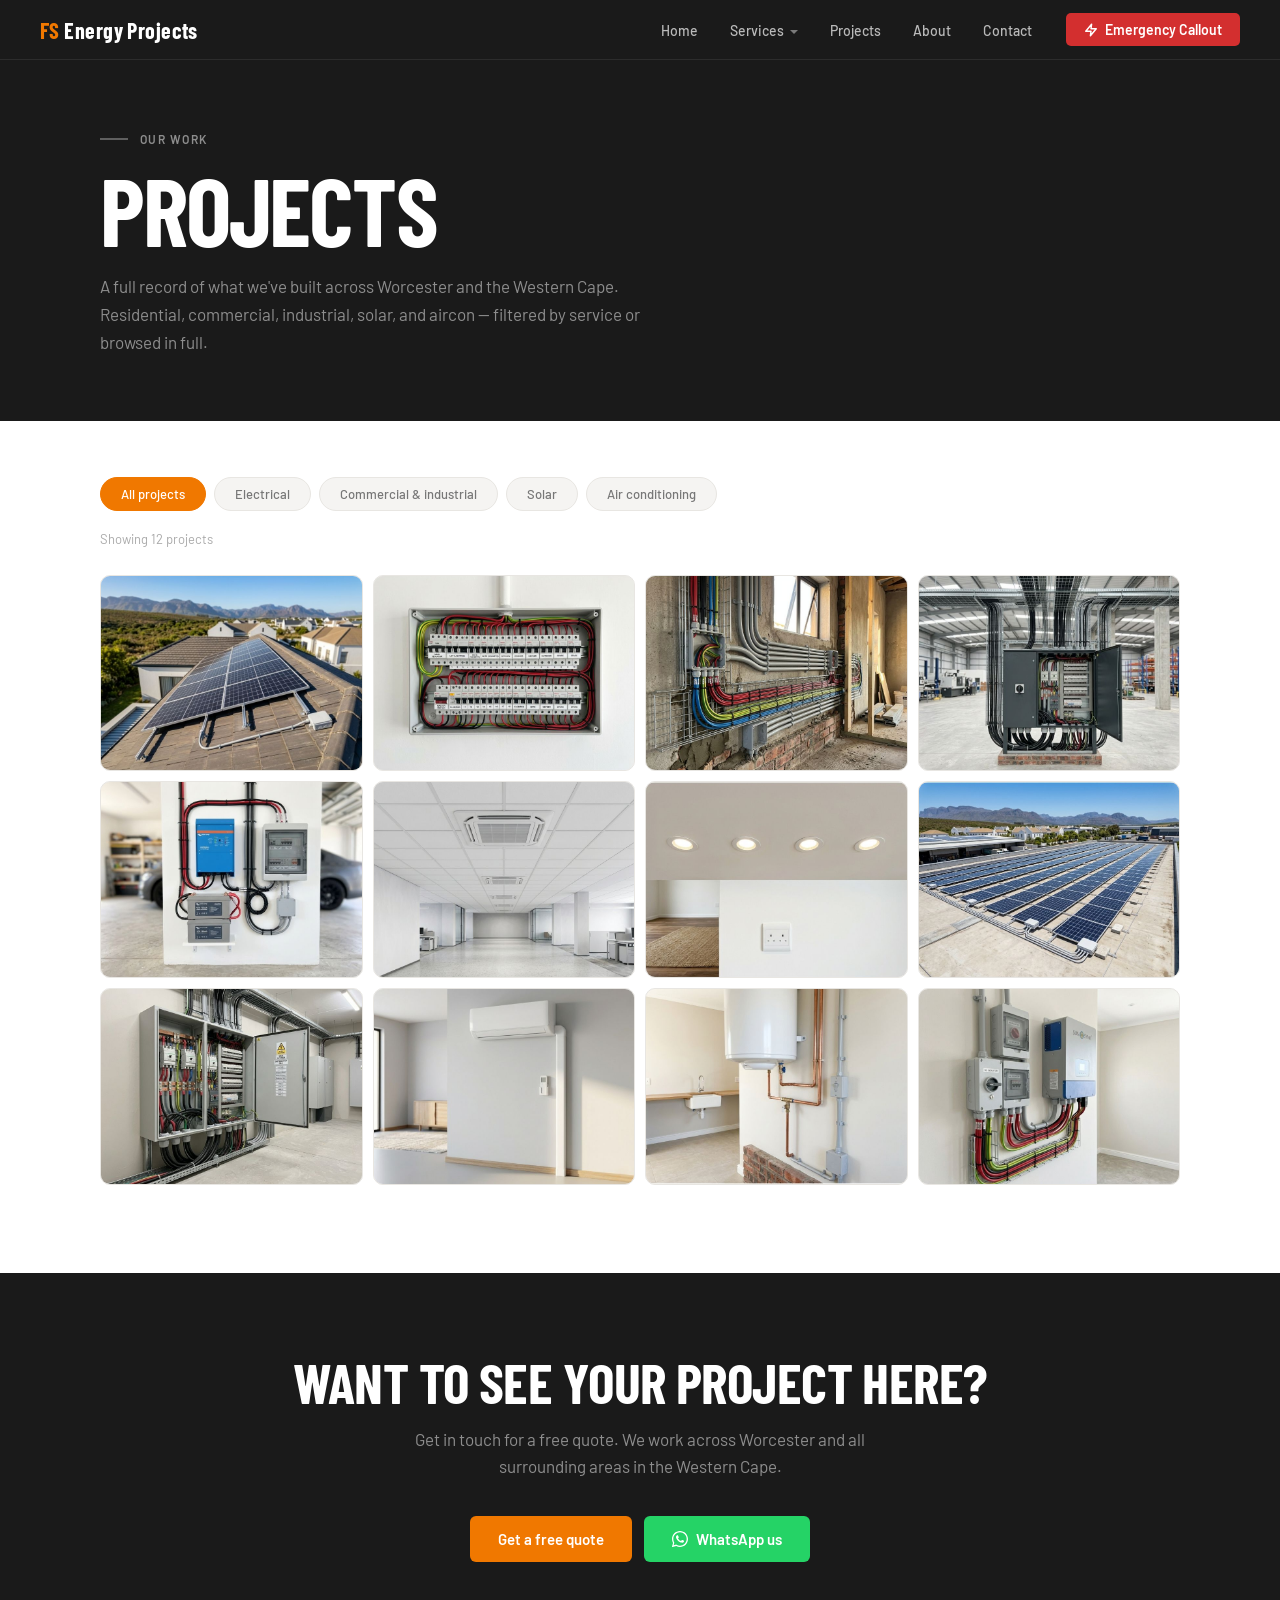
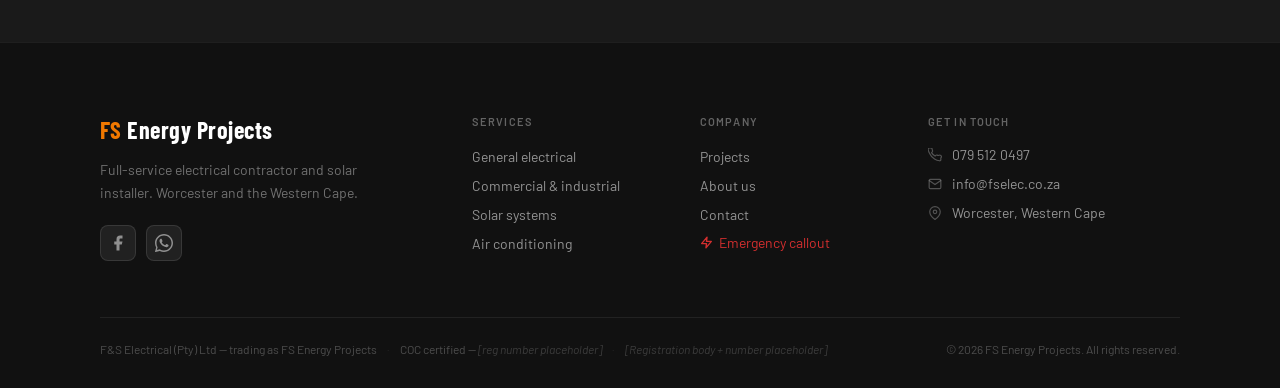
<file: projects.html>
<!doctype html>
<html lang="en">
  <head>
    <meta charset="UTF-8" />
    <meta name="viewport" content="width=device-width, initial-scale=1.0" />
    <meta
      name="description"
      content="Browse FS Energy Projects' completed electrical, solar, commercial, and air conditioning installations across Worcester and the Western Cape."
    />
    <title>Projects | FS Energy Projects — Worcester</title>
    <link rel="preconnect" href="https://fonts.googleapis.com" />
    <link rel="preconnect" href="https://fonts.gstatic.com" crossorigin />
    <link
      href="https://fonts.googleapis.com/css2?family=Barlow:wght@400;500;600;700&family=Barlow+Condensed:wght@600;700&display=swap"
      rel="stylesheet"
    />
    <link rel="stylesheet" href="css/global.css" />
    <link rel="stylesheet" href="css/pages/projects.css" />
  </head>
  <body>
    <!-- ============================================================
     NAV
     ============================================================ -->
    <nav class="nav">
      <a class="nav-logo" href="index.html">FS <span>Energy Projects</span></a>
      <ul class="nav-links">
        <li><a href="index.html">Home</a></li>
        <li class="nav-dropdown">
          <a href="#">Services</a>
          <div class="dropdown-menu">
            <a href="electrical.html">Electrical</a>
            <a href="commercial-industrial.html">Commercial &amp; Industrial</a>
            <a href="solar.html">Solar</a>
            <a href="air-conditioning.html">Air Conditioning</a>
          </div>
        </li>
        <li><a href="projects.html">Projects</a></li>
        <li><a href="about.html">About</a></li>
        <li><a href="contact.html">Contact</a></li>
      </ul>
      <a class="nav-emergency" href="tel:0795120497">
        <svg
          width="14"
          height="14"
          viewBox="0 0 24 24"
          fill="none"
          stroke="white"
          stroke-width="2.5"
          stroke-linecap="round"
          stroke-linejoin="round"
        >
          <polygon points="13 2 3 14 12 14 11 22 21 10 12 10 13 2" />
        </svg>
        Emergency Callout
      </a>
      <button
        class="nav-hamburger"
        id="navHamburger"
        aria-label="Open menu"
        aria-expanded="false"
        aria-controls="mobileMenu"
      >
        <span></span><span></span><span></span>
      </button>
    </nav>

    <div
      class="mobile-menu"
      id="mobileMenu"
      role="dialog"
      aria-label="Navigation menu"
    >
      <ul class="mobile-menu__nav">
        <li><a href="index.html">Home</a></li>
        <li>
          <span class="mobile-menu__label">Services</span>
          <ul class="mobile-menu__subnav">
            <li><a href="electrical.html">Electrical</a></li>
            <li>
              <a href="commercial-industrial.html"
                >Commercial &amp; Industrial</a
              >
            </li>
            <li><a href="solar.html">Solar</a></li>
            <li><a href="air-conditioning.html">Air Conditioning</a></li>
          </ul>
        </li>
        <li><a href="projects.html">Projects</a></li>
        <li><a href="about.html">About</a></li>
        <li><a href="contact.html">Contact</a></li>
      </ul>
      <div class="mobile-menu__actions">
        <a class="mobile-menu__call" href="tel:0795120497">
          <svg
            width="18"
            height="18"
            viewBox="0 0 24 24"
            fill="none"
            stroke="currentColor"
            stroke-width="2.2"
            stroke-linecap="round"
            stroke-linejoin="round"
          >
            <path
              d="M22 16.92v3a2 2 0 01-2.18 2 19.79 19.79 0 01-8.63-3.07A19.5 19.5 0 013.07 9.81 19.79 19.79 0 01.07 1.18 2 2 0 012.07 0h3a2 2 0 012 1.72c.127.96.361 1.903.7 2.81a2 2 0 01-.45 2.11L6.09 7.91a16 16 0 006 6l1.27-1.27a2 2 0 012.11-.45c.907.339 1.85.573 2.81.7A2 2 0 0122 16.92z"
            />
          </svg>
          Call 079 512 0497
        </a>
        <a
          class="mobile-menu__wa"
          href="https://wa.me/27795120497?text=Hi%2C%20I%27d%20like%20to%20enquire%20about%20your%20services."
          target="_blank"
          rel="noopener"
        >
          <svg width="18" height="18" viewBox="0 0 24 24" fill="currentColor">
            <path
              d="M17.472 14.382c-.297-.149-1.758-.867-2.03-.967-.273-.099-.471-.148-.67.15-.197.297-.767.966-.94 1.164-.173.199-.347.223-.644.075-.297-.15-1.255-.463-2.39-1.475-.883-.788-1.48-1.761-1.653-2.059-.173-.297-.018-.458.13-.606.134-.133.298-.347.446-.52.149-.174.198-.298.298-.497.099-.198.05-.371-.025-.52-.075-.149-.669-1.612-.916-2.207-.242-.579-.487-.5-.669-.51-.173-.008-.371-.01-.57-.01-.198 0-.52.074-.792.372-.272.297-1.04 1.016-1.04 2.479 0 1.462 1.065 2.875 1.213 3.074.149.198 2.096 3.2 5.077 4.487.709.306 1.262.489 1.694.625.712.227 1.36.195 1.871.118.571-.085 1.758-.719 2.006-1.413.248-.694.248-1.289.173-1.413-.074-.124-.272-.198-.57-.347z"
            />
            <path
              d="M12 0C5.373 0 0 5.373 0 12c0 2.127.558 4.126 1.532 5.859L.057 23.428a.5.5 0 00.611.625l5.701-1.493A11.94 11.94 0 0012 24c6.627 0 12-5.373 12-12S18.627 0 12 0zm0 22c-1.9 0-3.7-.513-5.253-1.406l-.376-.222-3.896 1.021 1.04-3.798-.244-.389A9.96 9.96 0 012 12C2 6.477 6.477 2 12 2s10 4.477 10 10-4.477 10-10 10z"
            />
          </svg>
          WhatsApp us
        </a>
      </div>
    </div>

    <!-- ============================================================
     PAGE HEADER
     ============================================================ -->
    <section class="proj-page-header">
      <div class="proj-page-header__inner">
        <div class="section-label" style="color: rgba(255, 255, 255, 0.5)">
          <span
            class="section-label__line"
            style="background: rgba(255, 255, 255, 0.3)"
          ></span>
          Our work
        </div>
        <h1 class="proj-page-header__heading">Projects</h1>
        <p class="proj-page-header__sub">
          A full record of what we've built across Worcester and the Western
          Cape. Residential, commercial, industrial, solar, and aircon —
          filtered by service or browsed in full.
        </p>
      </div>
    </section>

    <!-- ============================================================
     GALLERY
     ============================================================ -->
    <section class="proj-page-gallery">
      <div class="proj-page-gallery__inner">
        <!-- Filter tabs -->
        <div class="proj-page-filters">
          <button class="proj-filter active" data-filter="all">
            All projects
          </button>
          <button class="proj-filter" data-filter="electrical">
            Electrical
          </button>
          <button class="proj-filter" data-filter="commercial">
            Commercial &amp; industrial
          </button>
          <button class="proj-filter" data-filter="solar">Solar</button>
          <button class="proj-filter" data-filter="aircon">
            Air conditioning
          </button>
        </div>

        <!-- Project count -->
        <div class="proj-page-count">
          Showing <span id="projCount">12</span> projects
        </div>

        <!-- ============================================================
         PROJECT GRID
         HOW TO ADD AN IMAGE:
         Replace the <div class="proj-page-placeholder">...</div>
         with a single <img> tag like this:
           <img src="assets/images/your-photo.jpg" alt="Description" loading="lazy">
         The overlay, tag, and caption stay exactly as they are.
         ============================================================ -->
        <div class="proj-page-grid" id="projGrid">
          <!-- 01 · SOLAR · Residential solar system -->
          <div class="proj-page-item" data-cat="solar">
            <div class="proj-page-thumb">
              <img
                src="assets/images/project-solar-residential.jpg"
                alt="Residential solar system installation"
                loading="lazy"
              />
              <div class="proj-page-overlay">
                <span class="proj-page-tag">Solar</span>
                <p class="proj-page-caption">
                  Residential solar system<br /><span class="proj-page-location"
                    >Worcester</span
                  >
                </p>
              </div>
            </div>
          </div>

          <!-- 02 · ELECTRICAL · DB board upgrade -->
          <div class="proj-page-item" data-cat="electrical">
            <div class="proj-page-thumb">
              <img
                src="assets/images/project-db-upgrade.jpg"
                alt="DB board upgrade"
                loading="lazy"
              />
              <div class="proj-page-overlay">
                <span class="proj-page-tag">Electrical</span>
                <p class="proj-page-caption">
                  DB board upgrade<br /><span class="proj-page-location"
                    >Worcester</span
                  >
                </p>
              </div>
            </div>
          </div>

          <!-- 03 · ELECTRICAL · New build wiring -->
          <div class="proj-page-item" data-cat="electrical">
            <div class="proj-page-thumb">
              <img
                src="assets/images/project-new-build-wiring.jpg"
                alt="New build wiring"
                loading="lazy"
              />
              <div class="proj-page-overlay">
                <span class="proj-page-tag">Electrical</span>
                <p class="proj-page-caption">
                  New build wiring<br /><span class="proj-page-location"
                    >Worcester</span
                  >
                </p>
              </div>
            </div>
          </div>

          <!-- 04 · COMMERCIAL · Industrial electrical install -->
          <div class="proj-page-item" data-cat="commercial">
            <div class="proj-page-thumb">
              <img
                src="assets/images/project-industrial-electrical.jpg"
                alt="Industrial electrical installation"
                loading="lazy"
              />
              <div class="proj-page-overlay">
                <span class="proj-page-tag">Commercial &amp; industrial</span>
                <p class="proj-page-caption">
                  Industrial electrical install<br /><span
                    class="proj-page-location"
                    >Western Cape</span
                  >
                </p>
              </div>
            </div>
          </div>

          <!-- 05 · SOLAR · Battery backup system -->
          <div class="proj-page-item" data-cat="solar">
            <div class="proj-page-thumb">
              <img
                src="assets/images/project-battery-backup.jpg"
                alt="Battery backup system"
                loading="lazy"
              />
              <div class="proj-page-overlay">
                <span class="proj-page-tag">Solar</span>
                <p class="proj-page-caption">
                  Battery backup system<br /><span class="proj-page-location"
                    >Worcester</span
                  >
                </p>
              </div>
            </div>
          </div>

          <!-- 06 · AIRCON · Commercial aircon install -->
          <div class="proj-page-item" data-cat="aircon">
            <div class="proj-page-thumb">
              <img
                src="assets/images/project-aircon-commercial.jpg"
                alt="Commercial air conditioning installation"
                loading="lazy"
              />
              <div class="proj-page-overlay">
                <span class="proj-page-tag">Air conditioning</span>
                <p class="proj-page-caption">
                  Commercial aircon install<br /><span
                    class="proj-page-location"
                    >Worcester</span
                  >
                </p>
              </div>
            </div>
          </div>

          <!-- 07 · ELECTRICAL · Lighting & plug points -->
          <div class="proj-page-item" data-cat="electrical">
            <div class="proj-page-thumb">
              <img
                src="assets/images/project-lighting-plugs.jpg"
                alt="Lighting and plug points installation"
                loading="lazy"
              />
              <div class="proj-page-overlay">
                <span class="proj-page-tag">Electrical</span>
                <p class="proj-page-caption">
                  Lighting &amp; plug points<br /><span
                    class="proj-page-location"
                    >Worcester</span
                  >
                </p>
              </div>
            </div>
          </div>

          <!-- 08 · SOLAR · Commercial rooftop array -->
          <div class="proj-page-item" data-cat="solar">
            <div class="proj-page-thumb">
              <img
                src="assets/images/project-solar-commercial.jpg"
                alt="Commercial rooftop solar array"
                loading="lazy"
              />
              <div class="proj-page-overlay">
                <span class="proj-page-tag">Solar</span>
                <p class="proj-page-caption">
                  Commercial rooftop array<br /><span class="proj-page-location"
                    >Western Cape</span
                  >
                </p>
              </div>
            </div>
          </div>

          <!-- 09 · COMMERCIAL · MDB board installation -->
          <div class="proj-page-item" data-cat="commercial">
            <div class="proj-page-thumb">
              <img
                src="assets/images/project-mdb-install.jpg"
                alt="MDB board installation"
                loading="lazy"
              />
              <div class="proj-page-overlay">
                <span class="proj-page-tag">Commercial &amp; industrial</span>
                <p class="proj-page-caption">
                  MDB board installation<br /><span class="proj-page-location"
                    >Western Cape</span
                  >
                </p>
              </div>
            </div>
          </div>

          <!-- 10 · AIRCON · Residential split system -->
          <div class="proj-page-item" data-cat="aircon">
            <div class="proj-page-thumb">
              <img
                src="assets/images/project-aircon-residential.jpg"
                alt="Residential split system air conditioning"
                loading="lazy"
              />
              <div class="proj-page-overlay">
                <span class="proj-page-tag">Air conditioning</span>
                <p class="proj-page-caption">
                  Residential split system<br /><span class="proj-page-location"
                    >Worcester</span
                  >
                </p>
              </div>
            </div>
          </div>

          <!-- 11 · ELECTRICAL · Geyser installation -->
          <div class="proj-page-item" data-cat="electrical">
            <div class="proj-page-thumb">
              <img
                src="assets/images/project-geyser-install.jpg"
                alt="Geyser installation"
                loading="lazy"
              />
              <div class="proj-page-overlay">
                <span class="proj-page-tag">Electrical</span>
                <p class="proj-page-caption">
                  Geyser installation<br /><span class="proj-page-location"
                    >Worcester</span
                  >
                </p>
              </div>
            </div>
          </div>

          <!-- 12 · SOLAR · Hybrid inverter system -->
          <div class="proj-page-item" data-cat="solar">
            <div class="proj-page-thumb">
              <img
                src="assets/images/project-hybrid-inverter.jpg"
                alt="Hybrid inverter system"
                loading="lazy"
              />
              <div class="proj-page-overlay">
                <span class="proj-page-tag">Solar</span>
                <p class="proj-page-caption">
                  Hybrid inverter system<br /><span class="proj-page-location"
                    >Worcester</span
                  >
                </p>
              </div>
            </div>
          </div>
        </div>

        <!-- No results message -->
        <div class="proj-page-empty" id="projEmpty" style="display: none">
          <p>No projects in this category yet — check back soon.</p>
        </div>
      </div>
    </section>

    <!-- ============================================================
     BOTTOM CTA
     ============================================================ -->
    <section class="proj-page-cta">
      <div class="proj-page-cta__inner">
        <h2 class="proj-page-cta__heading">Want to see your project here?</h2>
        <p class="proj-page-cta__sub">
          Get in touch for a free quote. We work across Worcester and all
          surrounding areas in the Western Cape.
        </p>
        <div class="proj-page-cta__actions">
          <a class="btn-primary" href="contact.html">Get a free quote</a>
          <a
            class="btn-whatsapp"
            href="https://wa.me/27795120497?text=Hi%2C%20I%27d%20like%20to%20enquire%20about%20your%20services."
            target="_blank"
            rel="noopener"
          >
            <svg width="16" height="16" viewBox="0 0 24 24" fill="currentColor">
              <path
                d="M17.472 14.382c-.297-.149-1.758-.867-2.03-.967-.273-.099-.471-.148-.67.15-.197.297-.767.966-.94 1.164-.173.199-.347.223-.644.075-.297-.15-1.255-.463-2.39-1.475-.883-.788-1.48-1.761-1.653-2.059-.173-.297-.018-.458.13-.606.134-.133.298-.347.446-.52.149-.174.198-.298.298-.497.099-.198.05-.371-.025-.52-.075-.149-.669-1.612-.916-2.207-.242-.579-.487-.5-.669-.51-.173-.008-.371-.01-.57-.01-.198 0-.52.074-.792.372-.272.297-1.04 1.016-1.04 2.479 0 1.462 1.065 2.875 1.213 3.074.149.198 2.096 3.2 5.077 4.487.709.306 1.262.489 1.694.625.712.227 1.36.195 1.871.118.571-.085 1.758-.719 2.006-1.413.248-.694.248-1.289.173-1.413-.074-.124-.272-.198-.57-.347z"
              />
              <path
                d="M12 0C5.373 0 0 5.373 0 12c0 2.127.558 4.126 1.532 5.859L.057 23.428a.5.5 0 00.611.625l5.701-1.493A11.94 11.94 0 0012 24c6.627 0 12-5.373 12-12S18.627 0 12 0zm0 22c-1.9 0-3.7-.513-5.253-1.406l-.376-.222-3.896 1.021 1.04-3.798-.244-.389A9.96 9.96 0 012 12C2 6.477 6.477 2 12 2s10 4.477 10 10-4.477 10-10 10z"
              />
            </svg>
            WhatsApp us
          </a>
        </div>
      </div>
    </section>

    <!-- ============================================================
     FOOTER
     ============================================================ -->
    <footer class="footer">
      <div class="footer-inner">
        <div class="footer-top">
          <div class="footer-brand">
            <a class="footer-logo" href="index.html"
              >FS <span>Energy Projects</span></a
            >
            <p class="footer-tagline">
              Full-service electrical contractor and solar installer. Worcester
              and the Western Cape.
            </p>
            <div class="footer-social">
              <a
                class="footer-social__link"
                href="https://facebook.com/FandSElectrical"
                target="_blank"
                rel="noopener"
                aria-label="Facebook"
              >
                <svg
                  width="18"
                  height="18"
                  viewBox="0 0 24 24"
                  fill="currentColor"
                >
                  <path
                    d="M18 2h-3a5 5 0 00-5 5v3H7v4h3v8h4v-8h3l1-4h-4V7a1 1 0 011-1h3z"
                  />
                </svg>
              </a>
              <a
                class="footer-social__link"
                href="https://wa.me/27795120497"
                target="_blank"
                rel="noopener"
                aria-label="WhatsApp"
              >
                <svg
                  width="18"
                  height="18"
                  viewBox="0 0 24 24"
                  fill="currentColor"
                >
                  <path
                    d="M17.472 14.382c-.297-.149-1.758-.867-2.03-.967-.273-.099-.471-.148-.67.15-.197.297-.767.966-.94 1.164-.173.199-.347.223-.644.075-.297-.15-1.255-.463-2.39-1.475-.883-.788-1.48-1.761-1.653-2.059-.173-.297-.018-.458.13-.606.134-.133.298-.347.446-.52.149-.174.198-.298.298-.497.099-.198.05-.371-.025-.52-.075-.149-.669-1.612-.916-2.207-.242-.579-.487-.5-.669-.51-.173-.008-.371-.01-.57-.01-.198 0-.52.074-.792.372-.272.297-1.04 1.016-1.04 2.479 0 1.462 1.065 2.875 1.213 3.074.149.198 2.096 3.2 5.077 4.487.709.306 1.262.489 1.694.625.712.227 1.36.195 1.871.118.571-.085 1.758-.719 2.006-1.413.248-.694.248-1.289.173-1.413-.074-.124-.272-.198-.57-.347z"
                  />
                  <path
                    d="M12 0C5.373 0 0 5.373 0 12c0 2.127.558 4.126 1.532 5.859L.057 23.428a.5.5 0 00.611.625l5.701-1.493A11.94 11.94 0 0012 24c6.627 0 12-5.373 12-12S18.627 0 12 0zm0 22c-1.9 0-3.7-.513-5.253-1.406l-.376-.222-3.896 1.021 1.04-3.798-.244-.389A9.96 9.96 0 012 12C2 6.477 6.477 2 12 2s10 4.477 10 10-4.477 10-10 10z"
                  />
                </svg>
              </a>
            </div>
          </div>
          <div class="footer-col">
            <h4 class="footer-col__heading">Services</h4>
            <ul class="footer-links">
              <li><a href="electrical.html">General electrical</a></li>
              <li>
                <a href="commercial-industrial.html"
                  >Commercial &amp; industrial</a
                >
              </li>
              <li><a href="solar.html">Solar systems</a></li>
              <li><a href="air-conditioning.html">Air conditioning</a></li>
            </ul>
          </div>
          <div class="footer-col">
            <h4 class="footer-col__heading">Company</h4>
            <ul class="footer-links">
              <li><a href="projects.html">Projects</a></li>
              <li><a href="about.html">About us</a></li>
              <li><a href="contact.html">Contact</a></li>
              <li>
                <a href="tel:0795120497" class="footer-emergency-link">
                  <svg
                    width="13"
                    height="13"
                    viewBox="0 0 24 24"
                    fill="none"
                    stroke="currentColor"
                    stroke-width="2.5"
                    stroke-linecap="round"
                    stroke-linejoin="round"
                  >
                    <polygon points="13 2 3 14 12 14 11 22 21 10 12 10 13 2" />
                  </svg>
                  Emergency callout
                </a>
              </li>
            </ul>
          </div>
          <div class="footer-col">
            <h4 class="footer-col__heading">Get in touch</h4>
            <ul class="footer-contact-list">
              <li>
                <svg
                  width="14"
                  height="14"
                  viewBox="0 0 24 24"
                  fill="none"
                  stroke="currentColor"
                  stroke-width="2"
                  stroke-linecap="round"
                  stroke-linejoin="round"
                >
                  <path
                    d="M22 16.92v3a2 2 0 01-2.18 2 19.79 19.79 0 01-8.63-3.07A19.5 19.5 0 013.07 9.81 19.79 19.79 0 01.07 1.18 2 2 0 012.07 0h3a2 2 0 012 1.72c.127.96.361 1.903.7 2.81a2 2 0 01-.45 2.11L6.09 7.91a16 16 0 006 6l1.27-1.27a2 2 0 012.11-.45c.907.339 1.85.573 2.81.7A2 2 0 0122 16.92z"
                  />
                </svg>
                <a href="tel:0795120497">079 512 0497</a>
              </li>
              <li>
                <svg
                  width="14"
                  height="14"
                  viewBox="0 0 24 24"
                  fill="none"
                  stroke="currentColor"
                  stroke-width="2"
                  stroke-linecap="round"
                  stroke-linejoin="round"
                >
                  <path
                    d="M4 4h16c1.1 0 2 .9 2 2v12c0 1.1-.9 2-2 2H4c-1.1 0-2-.9-2-2V6c0-1.1.9-2 2-2z"
                  />
                  <polyline points="22,6 12,13 2,6" />
                </svg>
                <a href="mailto:info@fselec.co.za">info@fselec.co.za</a>
              </li>
              <li>
                <svg
                  width="14"
                  height="14"
                  viewBox="0 0 24 24"
                  fill="none"
                  stroke="currentColor"
                  stroke-width="2"
                  stroke-linecap="round"
                  stroke-linejoin="round"
                >
                  <path d="M21 10c0 7-9 13-9 13s-9-6-9-13a9 9 0 0118 0z" />
                  <circle cx="12" cy="10" r="3" />
                </svg>
                <span>Worcester, Western Cape</span>
              </li>
            </ul>
          </div>
        </div>
        <div class="footer-divider"></div>
        <div class="footer-bottom">
          <div class="footer-bottom__left">
            <span
              >F&amp;S Electrical (Pty) Ltd &mdash; trading as FS Energy
              Projects</span
            >
            <span class="footer-dot">&middot;</span>
            <span class="footer-coc"
              >COC certified &mdash; <em>[reg number placeholder]</em></span
            >
            <span class="footer-dot">&middot;</span>
            <span class="footer-reg"
              ><em>[Registration body + number placeholder]</em></span
            >
          </div>
          <div class="footer-bottom__right">
            <span
              >&copy; <span id="year"></span> FS Energy Projects. All rights
              reserved.</span
            >
          </div>
        </div>
      </div>
    </footer>

    <script src="js/nav.js"></script>
    <script src="js/projects-filter.js"></script>
    <script>
      document.getElementById("year").textContent = new Date().getFullYear();

      // Update visible count when filters change
      const filters = document.querySelectorAll(".proj-filter");
      const countEl = document.getElementById("projCount");
      const emptyEl = document.getElementById("projEmpty");

      filters.forEach((btn) => {
        btn.addEventListener("click", () => {
          setTimeout(() => {
            const visible = document.querySelectorAll(
              ".proj-page-item:not(.hidden)",
            ).length;
            countEl.textContent = visible;
            emptyEl.style.display = visible === 0 ? "block" : "none";
          }, 10);
        });
      });
    </script>
  </body>
</html>
</file>
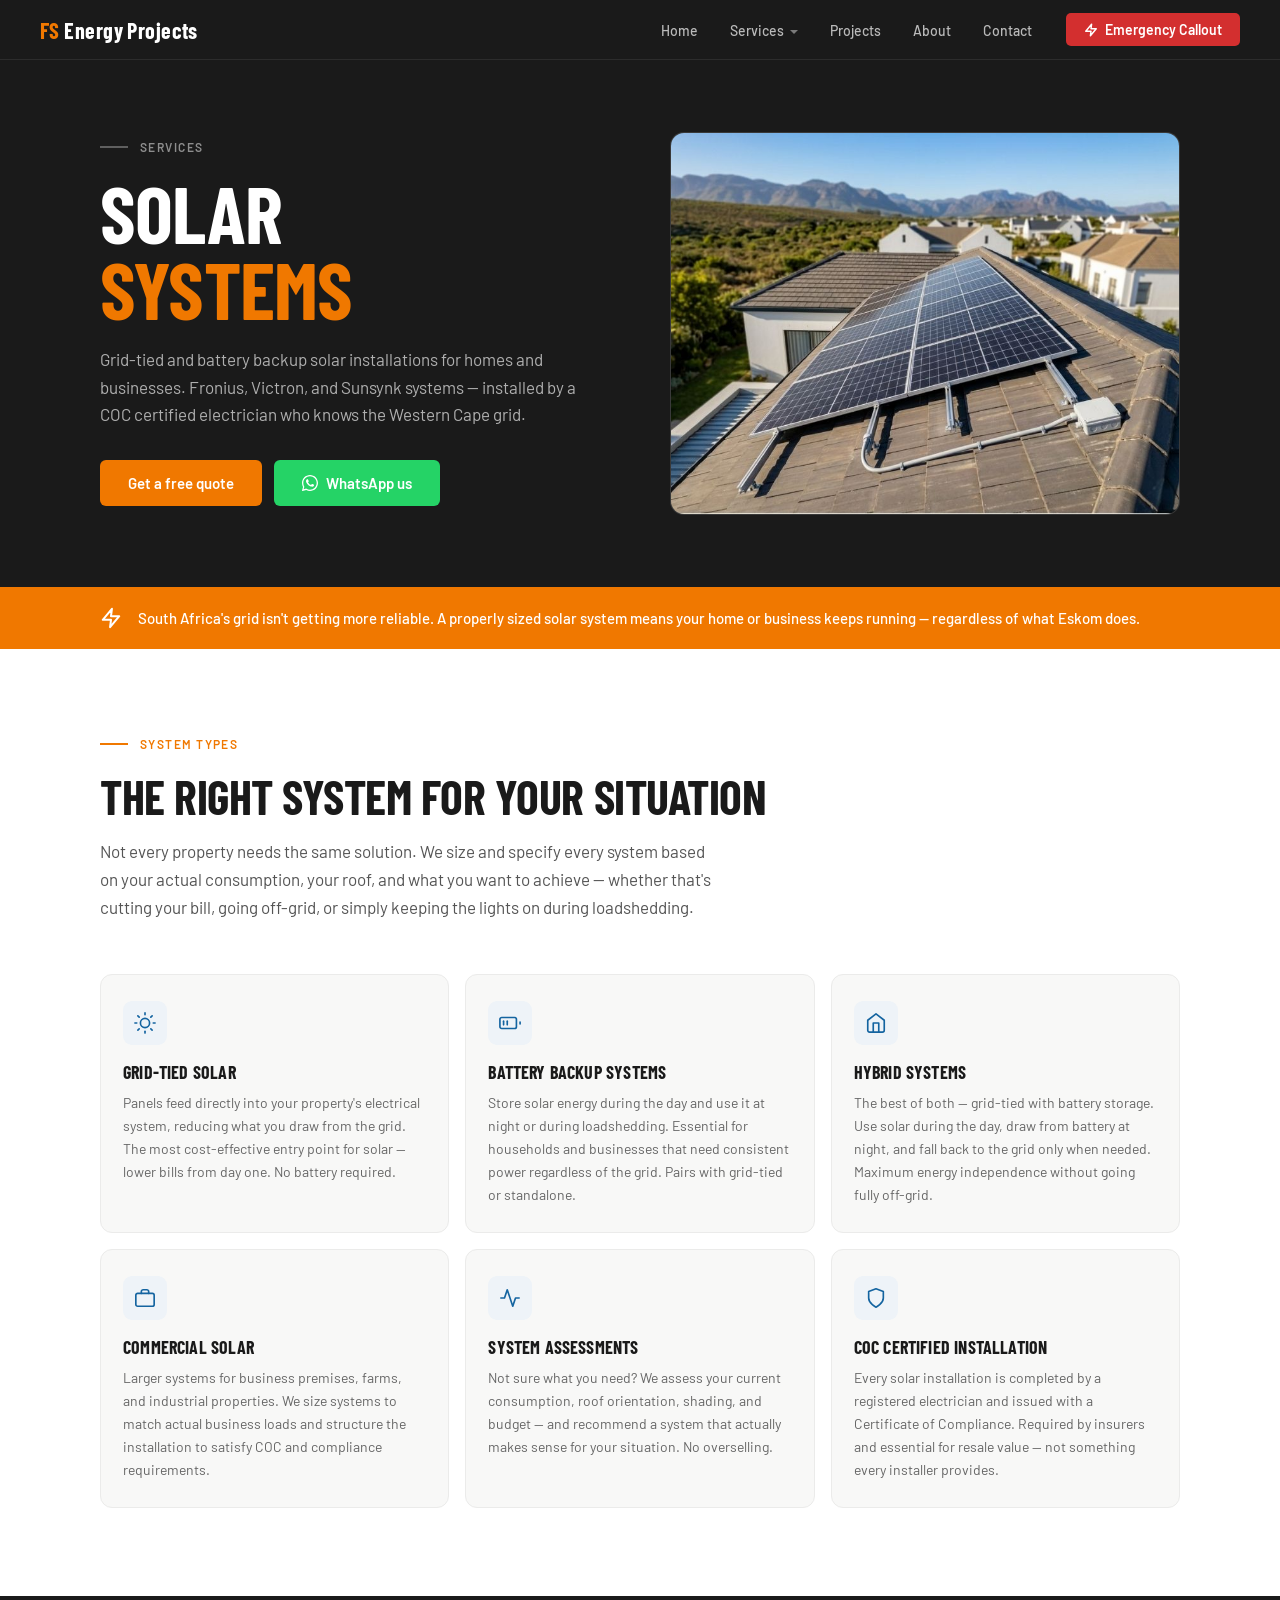
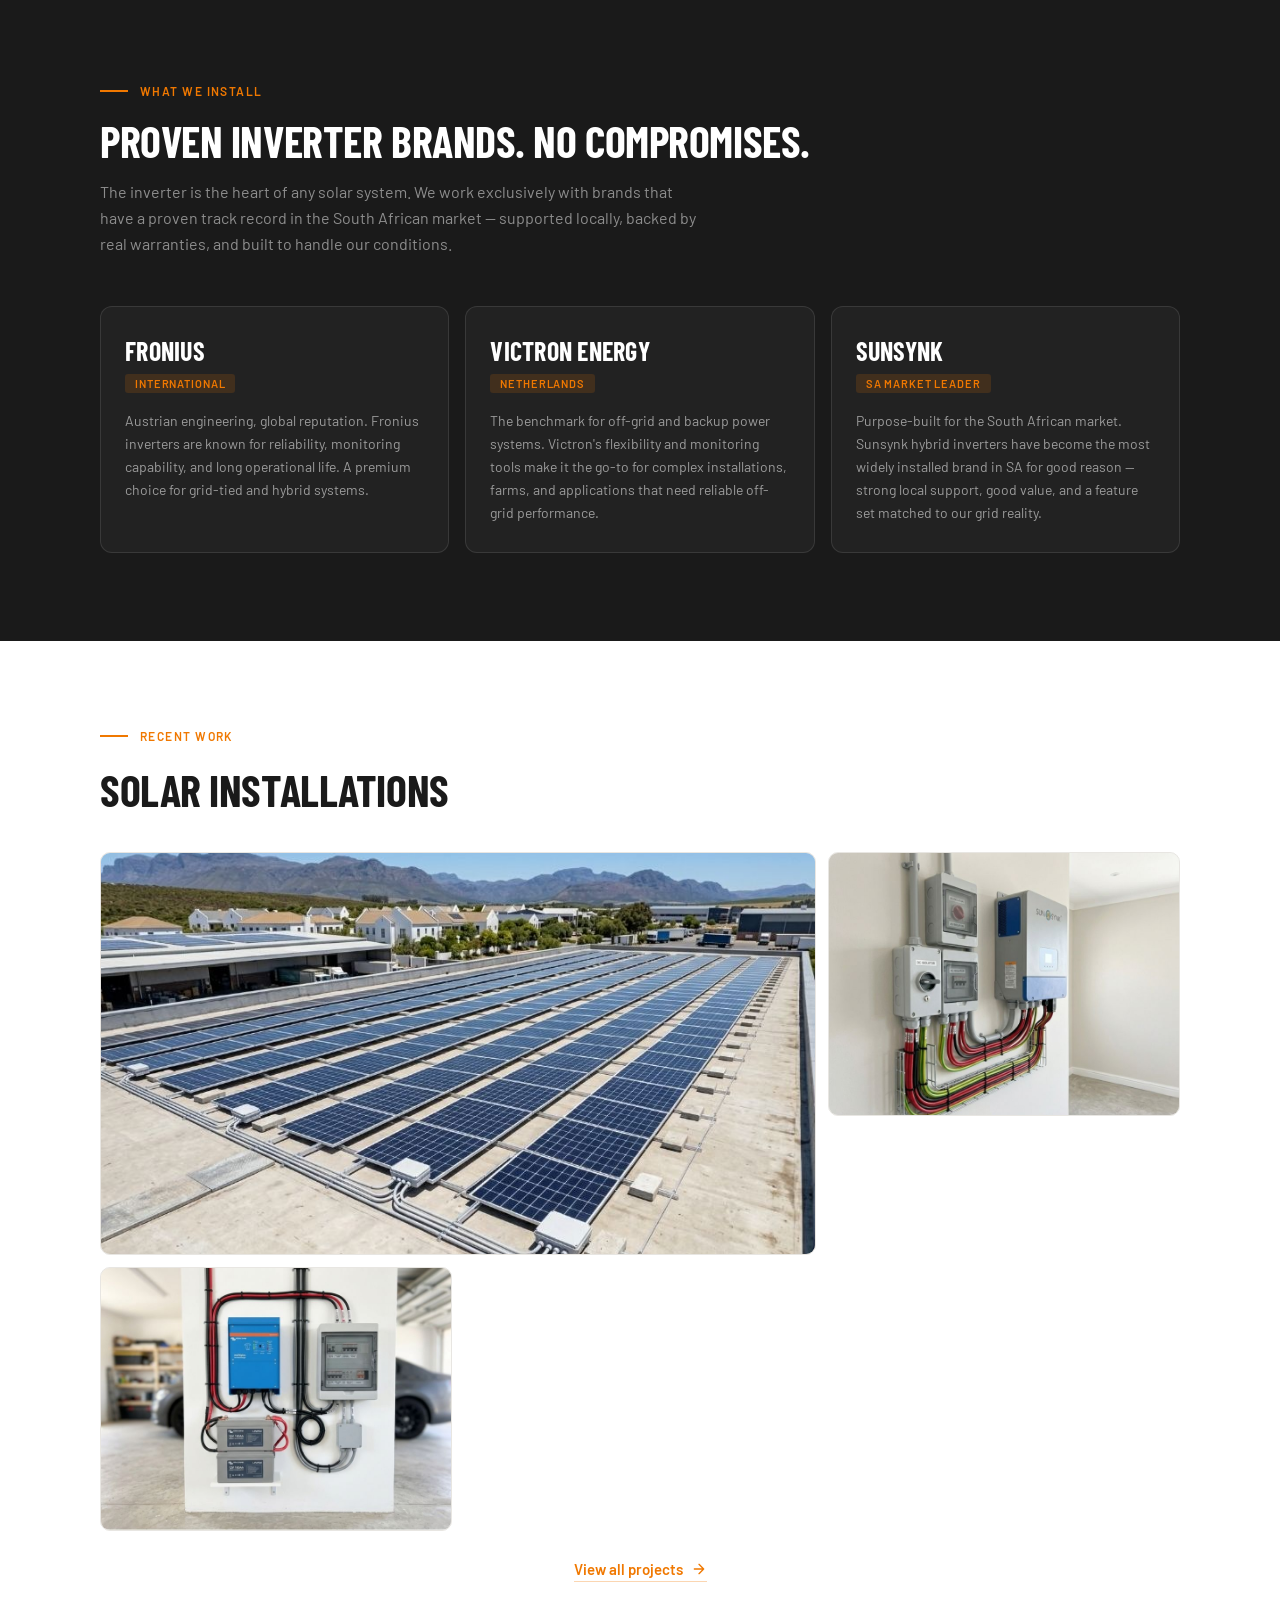
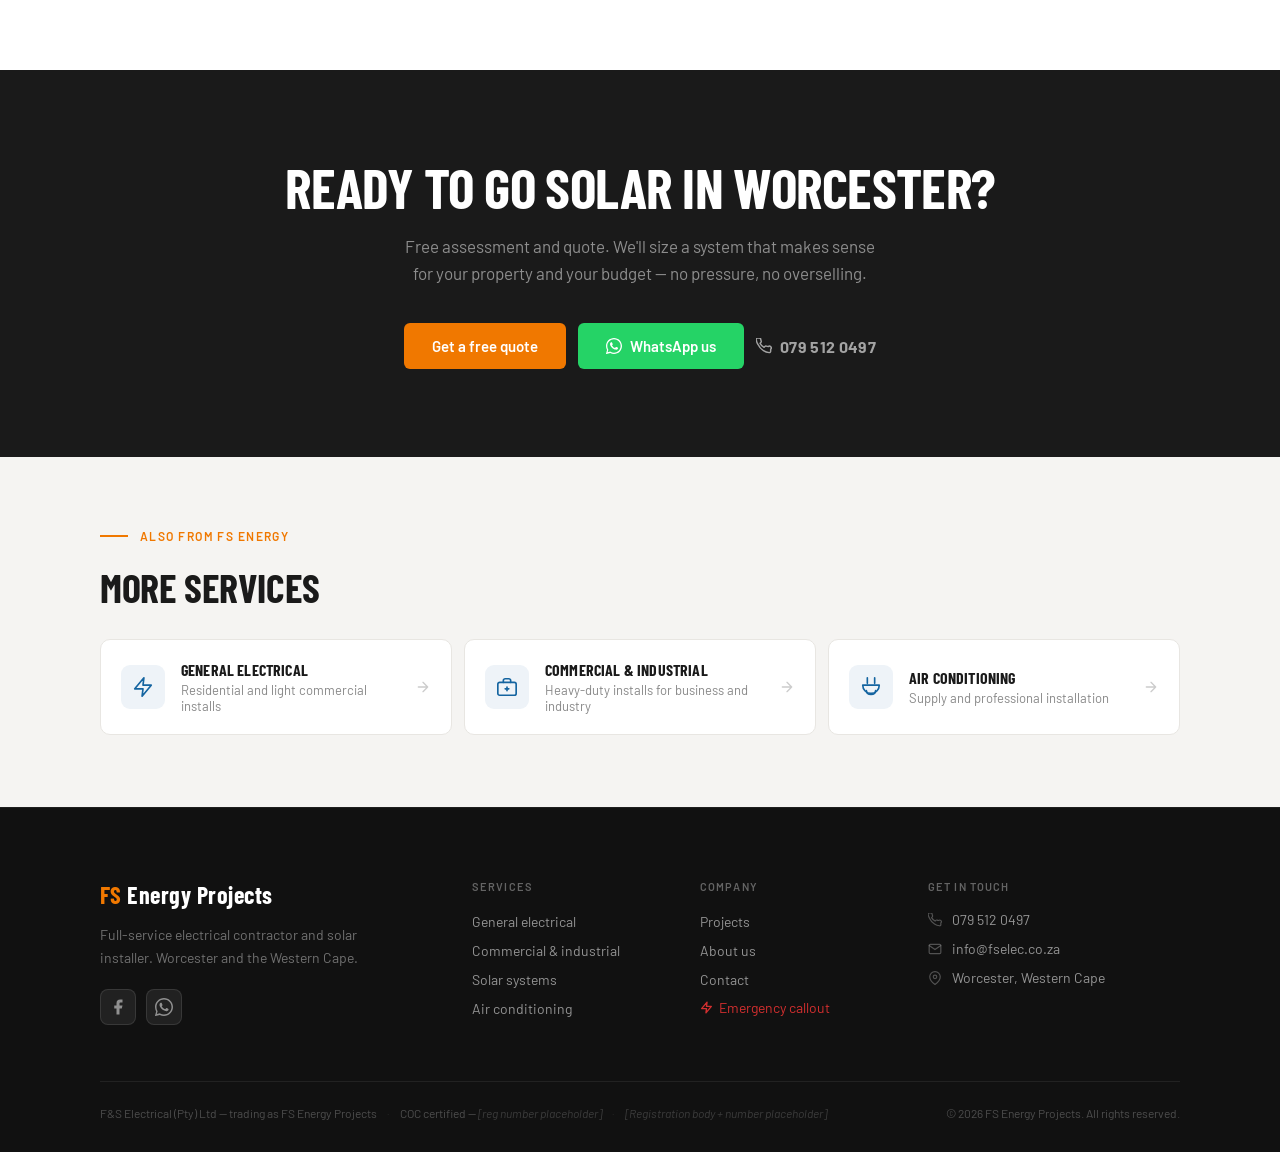
<file: solar.html>
<!doctype html>
<html lang="en">
  <head>
    <meta charset="UTF-8" />
    <meta name="viewport" content="width=device-width, initial-scale=1.0" />
    <meta
      name="description"
      content="Grid-tied and battery backup solar systems installed in Worcester and the Western Cape. Fronius, Victron, and Sunsynk systems supplied and installed by a COC certified electrician."
    />
    <title>Solar Systems | FS Energy Projects — Worcester</title>
    <link rel="preconnect" href="https://fonts.googleapis.com" />
    <link rel="preconnect" href="https://fonts.gstatic.com" crossorigin />
    <link
      href="https://fonts.googleapis.com/css2?family=Barlow:wght@400;500;600;700&family=Barlow+Condensed:wght@600;700&display=swap"
      rel="stylesheet"
    />
    <link rel="stylesheet" href="css/global.css" />
    <link rel="stylesheet" href="css/pages/services.css" />
  </head>
  <body>
    <!-- ============================================================
     NAV
     ============================================================ -->
    <nav class="nav">
      <a class="nav-logo" href="index.html">FS <span>Energy Projects</span></a>
      <ul class="nav-links">
        <li><a href="index.html">Home</a></li>
        <li class="nav-dropdown">
          <a href="#">Services</a>
          <div class="dropdown-menu">
            <a href="electrical.html">Electrical</a>
            <a href="commercial-industrial.html">Commercial &amp; Industrial</a>
            <a href="solar.html">Solar</a>
            <a href="air-conditioning.html">Air Conditioning</a>
          </div>
        </li>
        <li><a href="projects.html">Projects</a></li>
        <li><a href="about.html">About</a></li>
        <li><a href="contact.html">Contact</a></li>
      </ul>
      <a class="nav-emergency" href="tel:0795120497">
        <svg
          width="14"
          height="14"
          viewBox="0 0 24 24"
          fill="none"
          stroke="white"
          stroke-width="2.5"
          stroke-linecap="round"
          stroke-linejoin="round"
        >
          <polygon points="13 2 3 14 12 14 11 22 21 10 12 10 13 2" />
        </svg>
        Emergency Callout
      </a>
      <button
        class="nav-hamburger"
        id="navHamburger"
        aria-label="Open menu"
        aria-expanded="false"
        aria-controls="mobileMenu"
      >
        <span></span><span></span><span></span>
      </button>
    </nav>

    <div
      class="mobile-menu"
      id="mobileMenu"
      role="dialog"
      aria-label="Navigation menu"
    >
      <ul class="mobile-menu__nav">
        <li><a href="index.html">Home</a></li>
        <li>
          <span class="mobile-menu__label">Services</span>
          <ul class="mobile-menu__subnav">
            <li><a href="electrical.html">Electrical</a></li>
            <li>
              <a href="commercial-industrial.html"
                >Commercial &amp; Industrial</a
              >
            </li>
            <li><a href="solar.html">Solar</a></li>
            <li><a href="air-conditioning.html">Air Conditioning</a></li>
          </ul>
        </li>
        <li><a href="projects.html">Projects</a></li>
        <li><a href="about.html">About</a></li>
        <li><a href="contact.html">Contact</a></li>
      </ul>
      <div class="mobile-menu__actions">
        <a class="mobile-menu__call" href="tel:0795120497">
          <svg
            width="18"
            height="18"
            viewBox="0 0 24 24"
            fill="none"
            stroke="currentColor"
            stroke-width="2.2"
            stroke-linecap="round"
            stroke-linejoin="round"
          >
            <path
              d="M22 16.92v3a2 2 0 01-2.18 2 19.79 19.79 0 01-8.63-3.07A19.5 19.5 0 013.07 9.81 19.79 19.79 0 01.07 1.18 2 2 0 012.07 0h3a2 2 0 012 1.72c.127.96.361 1.903.7 2.81a2 2 0 01-.45 2.11L6.09 7.91a16 16 0 006 6l1.27-1.27a2 2 0 012.11-.45c.907.339 1.85.573 2.81.7A2 2 0 0122 16.92z"
            />
          </svg>
          Call 079 512 0497
        </a>
        <a
          class="mobile-menu__wa"
          href="https://wa.me/27795120497?text=Hi%2C%20I%27d%20like%20to%20enquire%20about%20solar%20installation."
          target="_blank"
          rel="noopener"
        >
          <svg width="18" height="18" viewBox="0 0 24 24" fill="currentColor">
            <path
              d="M17.472 14.382c-.297-.149-1.758-.867-2.03-.967-.273-.099-.471-.148-.67.15-.197.297-.767.966-.94 1.164-.173.199-.347.223-.644.075-.297-.15-1.255-.463-2.39-1.475-.883-.788-1.48-1.761-1.653-2.059-.173-.297-.018-.458.13-.606.134-.133.298-.347.446-.52.149-.174.198-.298.298-.497.099-.198.05-.371-.025-.52-.075-.149-.669-1.612-.916-2.207-.242-.579-.487-.5-.669-.51-.173-.008-.371-.01-.57-.01-.198 0-.52.074-.792.372-.272.297-1.04 1.016-1.04 2.479 0 1.462 1.065 2.875 1.213 3.074.149.198 2.096 3.2 5.077 4.487.709.306 1.262.489 1.694.625.712.227 1.36.195 1.871.118.571-.085 1.758-.719 2.006-1.413.248-.694.248-1.289.173-1.413-.074-.124-.272-.198-.57-.347z"
            />
            <path
              d="M12 0C5.373 0 0 5.373 0 12c0 2.127.558 4.126 1.532 5.859L.057 23.428a.5.5 0 00.611.625l5.701-1.493A11.94 11.94 0 0012 24c6.627 0 12-5.373 12-12S18.627 0 12 0zm0 22c-1.9 0-3.7-.513-5.253-1.406l-.376-.222-3.896 1.021 1.04-3.798-.244-.389A9.96 9.96 0 012 12C2 6.477 6.477 2 12 2s10 4.477 10 10-4.477 10-10 10z"
            />
          </svg>
          WhatsApp us
        </a>
      </div>
    </div>

    <!-- ============================================================
     PAGE HERO
     ============================================================ -->
    <section class="svc-hero">
      <div class="svc-hero__inner">
        <div class="svc-hero__content">
          <div class="section-label" style="color: rgba(255, 255, 255, 0.5)">
            <span
              class="section-label__line"
              style="background: rgba(255, 255, 255, 0.3)"
            ></span>
            Services
          </div>
          <h1 class="svc-hero__heading">Solar<br /><em>Systems</em></h1>
          <p class="svc-hero__sub">
            Grid-tied and battery backup solar installations for homes and
            businesses. Fronius, Victron, and Sunsynk systems — installed by a
            COC certified electrician who knows the Western Cape grid.
          </p>
          <div class="svc-hero__actions">
            <a class="btn-primary" href="contact.html">Get a free quote</a>
            <a
              class="btn-whatsapp"
              href="https://wa.me/27795120497?text=Hi%2C%20I%27d%20like%20to%20enquire%20about%20solar%20installation."
              target="_blank"
              rel="noopener"
            >
              <svg
                width="16"
                height="16"
                viewBox="0 0 24 24"
                fill="currentColor"
              >
                <path
                  d="M17.472 14.382c-.297-.149-1.758-.867-2.03-.967-.273-.099-.471-.148-.67.15-.197.297-.767.966-.94 1.164-.173.199-.347.223-.644.075-.297-.15-1.255-.463-2.39-1.475-.883-.788-1.48-1.761-1.653-2.059-.173-.297-.018-.458.13-.606.134-.133.298-.347.446-.52.149-.174.198-.298.298-.497.099-.198.05-.371-.025-.52-.075-.149-.669-1.612-.916-2.207-.242-.579-.487-.5-.669-.51-.173-.008-.371-.01-.57-.01-.198 0-.52.074-.792.372-.272.297-1.04 1.016-1.04 2.479 0 1.462 1.065 2.875 1.213 3.074.149.198 2.096 3.2 5.077 4.487.709.306 1.262.489 1.694.625.712.227 1.36.195 1.871.118.571-.085 1.758-.719 2.006-1.413.248-.694.248-1.289.173-1.413-.074-.124-.272-.198-.57-.347z"
                />
                <path
                  d="M12 0C5.373 0 0 5.373 0 12c0 2.127.558 4.126 1.532 5.859L.057 23.428a.5.5 0 00.611.625l5.701-1.493A11.94 11.94 0 0012 24c6.627 0 12-5.373 12-12S18.627 0 12 0zm0 22c-1.9 0-3.7-.513-5.253-1.406l-.376-.222-3.896 1.021 1.04-3.798-.244-.389A9.96 9.96 0 012 12C2 6.477 6.477 2 12 2s10 4.477 10 10-4.477 10-10 10z"
                />
              </svg>
              WhatsApp us
            </a>
          </div>
        </div>
        <div class="svc-hero__image">
          <!-- HERO IMAGE: replace src with your preferred solar project photo -->
          <img
            src="assets/images/project-solar-residential.jpg"
            alt="Residential solar system installation by FS Energy Projects"
            loading="eager"
          />
        </div>
      </div>
    </section>

    <!-- ============================================================
     LOADSHEDDING CALLOUT BANNER
     ============================================================ -->
    <div class="solar-banner">
      <div class="solar-banner__inner">
        <svg
          width="22"
          height="22"
          viewBox="0 0 24 24"
          fill="none"
          stroke="currentColor"
          stroke-width="2.2"
          stroke-linecap="round"
          stroke-linejoin="round"
        >
          <polygon points="13 2 3 14 12 14 11 22 21 10 12 10 13 2" />
        </svg>
        <p>
          South Africa's grid isn't getting more reliable. A properly sized
          solar system means your home or business keeps running — regardless of
          what Eskom does.
        </p>
      </div>
    </div>

    <!-- ============================================================
     SYSTEM TYPES
     ============================================================ -->
    <section class="svc-scope">
      <div class="svc-scope__inner">
        <div class="section-label">
          <span class="section-label__line"></span>
          System types
        </div>
        <h2 class="svc-scope__heading">The right system for your situation</h2>
        <p class="svc-scope__intro">
          Not every property needs the same solution. We size and specify every
          system based on your actual consumption, your roof, and what you want
          to achieve — whether that's cutting your bill, going off-grid, or
          simply keeping the lights on during loadshedding.
        </p>

        <div class="svc-scope__grid">
          <div class="svc-scope__card">
            <div class="svc-scope__icon">
              <svg
                width="22"
                height="22"
                viewBox="0 0 24 24"
                fill="none"
                stroke="currentColor"
                stroke-width="1.8"
                stroke-linecap="round"
                stroke-linejoin="round"
              >
                <circle cx="12" cy="12" r="5" />
                <line x1="12" y1="1" x2="12" y2="3" />
                <line x1="12" y1="21" x2="12" y2="23" />
                <line x1="4.22" y1="4.22" x2="5.64" y2="5.64" />
                <line x1="18.36" y1="18.36" x2="19.78" y2="19.78" />
                <line x1="1" y1="12" x2="3" y2="12" />
                <line x1="21" y1="12" x2="23" y2="12" />
                <line x1="4.22" y1="19.78" x2="5.64" y2="18.36" />
                <line x1="18.36" y1="5.64" x2="19.78" y2="4.22" />
              </svg>
            </div>
            <h3 class="svc-scope__title">Grid-tied solar</h3>
            <p class="svc-scope__body">
              Panels feed directly into your property's electrical system,
              reducing what you draw from the grid. The most cost-effective
              entry point for solar — lower bills from day one. No battery
              required.
            </p>
          </div>

          <div class="svc-scope__card">
            <div class="svc-scope__icon">
              <svg
                width="22"
                height="22"
                viewBox="0 0 24 24"
                fill="none"
                stroke="currentColor"
                stroke-width="1.8"
                stroke-linecap="round"
                stroke-linejoin="round"
              >
                <rect x="1" y="6" width="18" height="12" rx="2" />
                <line x1="23" y1="13" x2="23" y2="11" />
                <line x1="5" y1="10" x2="5" y2="14" />
                <line x1="9" y1="10" x2="9" y2="14" />
              </svg>
            </div>
            <h3 class="svc-scope__title">Battery backup systems</h3>
            <p class="svc-scope__body">
              Store solar energy during the day and use it at night or during
              loadshedding. Essential for households and businesses that need
              consistent power regardless of the grid. Pairs with grid-tied or
              standalone.
            </p>
          </div>

          <div class="svc-scope__card">
            <div class="svc-scope__icon">
              <svg
                width="22"
                height="22"
                viewBox="0 0 24 24"
                fill="none"
                stroke="currentColor"
                stroke-width="1.8"
                stroke-linecap="round"
                stroke-linejoin="round"
              >
                <path d="M3 9l9-7 9 7v11a2 2 0 01-2 2H5a2 2 0 01-2-2z" />
                <polyline points="9 22 9 12 15 12 15 22" />
              </svg>
            </div>
            <h3 class="svc-scope__title">Hybrid systems</h3>
            <p class="svc-scope__body">
              The best of both — grid-tied with battery storage. Use solar
              during the day, draw from battery at night, and fall back to the
              grid only when needed. Maximum energy independence without going
              fully off-grid.
            </p>
          </div>

          <div class="svc-scope__card">
            <div class="svc-scope__icon">
              <svg
                width="22"
                height="22"
                viewBox="0 0 24 24"
                fill="none"
                stroke="currentColor"
                stroke-width="1.8"
                stroke-linecap="round"
                stroke-linejoin="round"
              >
                <rect x="2" y="7" width="20" height="14" rx="2" />
                <path d="M16 7V5a2 2 0 00-2-2h-4a2 2 0 00-2 2v2" />
              </svg>
            </div>
            <h3 class="svc-scope__title">Commercial solar</h3>
            <p class="svc-scope__body">
              Larger systems for business premises, farms, and industrial
              properties. We size systems to match actual business loads and
              structure the installation to satisfy COC and compliance
              requirements.
            </p>
          </div>

          <div class="svc-scope__card">
            <div class="svc-scope__icon">
              <svg
                width="22"
                height="22"
                viewBox="0 0 24 24"
                fill="none"
                stroke="currentColor"
                stroke-width="1.8"
                stroke-linecap="round"
                stroke-linejoin="round"
              >
                <polyline points="22 12 18 12 15 21 9 3 6 12 2 12" />
              </svg>
            </div>
            <h3 class="svc-scope__title">System assessments</h3>
            <p class="svc-scope__body">
              Not sure what you need? We assess your current consumption, roof
              orientation, shading, and budget — and recommend a system that
              actually makes sense for your situation. No overselling.
            </p>
          </div>

          <div class="svc-scope__card">
            <div class="svc-scope__icon">
              <svg
                width="22"
                height="22"
                viewBox="0 0 24 24"
                fill="none"
                stroke="currentColor"
                stroke-width="1.8"
                stroke-linecap="round"
                stroke-linejoin="round"
              >
                <path d="M12 22s8-4 8-10V5l-8-3-8 3v7c0 6 8 10 8 10z" />
              </svg>
            </div>
            <h3 class="svc-scope__title">COC certified installation</h3>
            <p class="svc-scope__body">
              Every solar installation is completed by a registered electrician
              and issued with a Certificate of Compliance. Required by insurers
              and essential for resale value — not something every installer
              provides.
            </p>
          </div>
        </div>
      </div>
    </section>

    <!-- ============================================================
     INVERTER BRANDS
     ============================================================ -->
    <section class="solar-brands">
      <div class="solar-brands__inner">
        <div class="section-label">
          <span class="section-label__line"></span>
          What we install
        </div>
        <h2 class="solar-brands__heading">
          Proven inverter brands. No compromises.
        </h2>
        <p class="solar-brands__sub">
          The inverter is the heart of any solar system. We work exclusively
          with brands that have a proven track record in the South African
          market — supported locally, backed by real warranties, and built to
          handle our conditions.
        </p>

        <div class="solar-brands__grid">
          <div class="solar-brand__card">
            <div class="solar-brand__name">Fronius</div>
            <div class="solar-brand__tag">International</div>
            <p class="solar-brand__desc">
              Austrian engineering, global reputation. Fronius inverters are
              known for reliability, monitoring capability, and long operational
              life. A premium choice for grid-tied and hybrid systems.
            </p>
          </div>

          <div class="solar-brand__card">
            <div class="solar-brand__name">Victron Energy</div>
            <div class="solar-brand__tag">Netherlands</div>
            <p class="solar-brand__desc">
              The benchmark for off-grid and backup power systems. Victron's
              flexibility and monitoring tools make it the go-to for complex
              installations, farms, and applications that need reliable off-grid
              performance.
            </p>
          </div>

          <div class="solar-brand__card">
            <div class="solar-brand__name">Sunsynk</div>
            <div class="solar-brand__tag">SA Market leader</div>
            <p class="solar-brand__desc">
              Purpose-built for the South African market. Sunsynk hybrid
              inverters have become the most widely installed brand in SA for
              good reason — strong local support, good value, and a feature set
              matched to our grid reality.
            </p>
          </div>
        </div>
      </div>
    </section>

    <!-- ============================================================
     PROJECT PHOTOS
     ============================================================ -->
    <section class="svc-gallery">
      <div class="svc-gallery__inner">
        <div class="section-label">
          <span class="section-label__line"></span>
          Recent work
        </div>
        <h2 class="svc-gallery__heading">Solar installations</h2>
        <div class="svc-gallery__grid">
          <!-- LARGE IMAGE (spans 2 cols) -->
          <div class="svc-gallery__item svc-gallery__item--large">
            <img
              src="assets/images/project-solar-commercial.jpg"
              alt="Commercial rooftop solar array"
              loading="lazy"
            />
          </div>

          <!-- SMALL IMAGE 1 -->
          <div class="svc-gallery__item">
            <img
              src="assets/images/project-hybrid-inverter.jpg"
              alt="Hybrid inverter installation"
              loading="lazy"
            />
          </div>

          <!-- SMALL IMAGE 2 -->
          <div class="svc-gallery__item">
            <img
              src="assets/images/project-battery-backup.jpg"
              alt="Battery backup system"
              loading="lazy"
            />
          </div>
        </div>
        <div class="svc-gallery__cta">
          <a href="projects.html" class="svc-gallery__link">
            View all projects
            <svg
              width="16"
              height="16"
              viewBox="0 0 24 24"
              fill="none"
              stroke="currentColor"
              stroke-width="2"
              stroke-linecap="round"
              stroke-linejoin="round"
            >
              <path d="M5 12h14M12 5l7 7-7 7" />
            </svg>
          </a>
        </div>
      </div>
    </section>

    <!-- ============================================================
     SERVICE CTA
     ============================================================ -->
    <section class="svc-cta">
      <div class="svc-cta__inner">
        <h2 class="svc-cta__heading">Ready to go solar in Worcester?</h2>
        <p class="svc-cta__sub">
          Free assessment and quote. We'll size a system that makes sense for
          your property and your budget — no pressure, no overselling.
        </p>
        <div class="svc-cta__actions">
          <a class="btn-primary" href="contact.html">Get a free quote</a>
          <a
            class="btn-whatsapp"
            href="https://wa.me/27795120497?text=Hi%2C%20I%27d%20like%20to%20enquire%20about%20solar%20installation."
            target="_blank"
            rel="noopener"
          >
            <svg width="16" height="16" viewBox="0 0 24 24" fill="currentColor">
              <path
                d="M17.472 14.382c-.297-.149-1.758-.867-2.03-.967-.273-.099-.471-.148-.67.15-.197.297-.767.966-.94 1.164-.173.199-.347.223-.644.075-.297-.15-1.255-.463-2.39-1.475-.883-.788-1.48-1.761-1.653-2.059-.173-.297-.018-.458.13-.606.134-.133.298-.347.446-.52.149-.174.198-.298.298-.497.099-.198.05-.371-.025-.52-.075-.149-.669-1.612-.916-2.207-.242-.579-.487-.5-.669-.51-.173-.008-.371-.01-.57-.01-.198 0-.52.074-.792.372-.272.297-1.04 1.016-1.04 2.479 0 1.462 1.065 2.875 1.213 3.074.149.198 2.096 3.2 5.077 4.487.709.306 1.262.489 1.694.625.712.227 1.36.195 1.871.118.571-.085 1.758-.719 2.006-1.413.248-.694.248-1.289.173-1.413-.074-.124-.272-.198-.57-.347z"
              />
              <path
                d="M12 0C5.373 0 0 5.373 0 12c0 2.127.558 4.126 1.532 5.859L.057 23.428a.5.5 0 00.611.625l5.701-1.493A11.94 11.94 0 0012 24c6.627 0 12-5.373 12-12S18.627 0 12 0zm0 22c-1.9 0-3.7-.513-5.253-1.406l-.376-.222-3.896 1.021 1.04-3.798-.244-.389A9.96 9.96 0 012 12C2 6.477 6.477 2 12 2s10 4.477 10 10-4.477 10-10 10z"
              />
            </svg>
            WhatsApp us
          </a>
          <a class="svc-cta__call" href="tel:0795120497">
            <svg
              width="16"
              height="16"
              viewBox="0 0 24 24"
              fill="none"
              stroke="currentColor"
              stroke-width="2.2"
              stroke-linecap="round"
              stroke-linejoin="round"
            >
              <path
                d="M22 16.92v3a2 2 0 01-2.18 2 19.79 19.79 0 01-8.63-3.07A19.5 19.5 0 013.07 9.81 19.79 19.79 0 01.07 1.18 2 2 0 012.07 0h3a2 2 0 012 1.72c.127.96.361 1.903.7 2.81a2 2 0 01-.45 2.11L6.09 7.91a16 16 0 006 6l1.27-1.27a2 2 0 012.11-.45c.907.339 1.85.573 2.81.7A2 2 0 0122 16.92z"
              />
            </svg>
            079 512 0497
          </a>
        </div>
      </div>
    </section>

    <!-- ============================================================
     OTHER SERVICES
     ============================================================ -->
    <section class="svc-other">
      <div class="svc-other__inner">
        <div class="section-label">
          <span class="section-label__line"></span>
          Also from FS Energy
        </div>
        <h2 class="svc-other__heading">More services</h2>
        <div class="svc-other__grid">
          <a class="svc-other__card" href="electrical.html">
            <div class="svc-other__icon">
              <svg
                width="22"
                height="22"
                viewBox="0 0 24 24"
                fill="none"
                stroke="currentColor"
                stroke-width="1.8"
                stroke-linecap="round"
                stroke-linejoin="round"
              >
                <polygon points="13 2 3 14 12 14 11 22 21 10 12 10 13 2" />
              </svg>
            </div>
            <div>
              <div class="svc-other__name">General electrical</div>
              <div class="svc-other__desc">
                Residential and light commercial installs
              </div>
            </div>
            <svg
              class="svc-other__arrow"
              width="16"
              height="16"
              viewBox="0 0 24 24"
              fill="none"
              stroke="currentColor"
              stroke-width="2"
              stroke-linecap="round"
              stroke-linejoin="round"
            >
              <path d="M5 12h14M12 5l7 7-7 7" />
            </svg>
          </a>
          <a class="svc-other__card" href="commercial-industrial.html">
            <div class="svc-other__icon">
              <svg
                width="22"
                height="22"
                viewBox="0 0 24 24"
                fill="none"
                stroke="currentColor"
                stroke-width="1.8"
                stroke-linecap="round"
                stroke-linejoin="round"
              >
                <rect x="2" y="7" width="20" height="14" rx="2" />
                <path d="M16 7V5a2 2 0 00-2-2h-4a2 2 0 00-2 2v2" />
                <line x1="12" y1="12" x2="12" y2="16" />
                <line x1="10" y1="14" x2="14" y2="14" />
              </svg>
            </div>
            <div>
              <div class="svc-other__name">Commercial &amp; industrial</div>
              <div class="svc-other__desc">
                Heavy-duty installs for business and industry
              </div>
            </div>
            <svg
              class="svc-other__arrow"
              width="16"
              height="16"
              viewBox="0 0 24 24"
              fill="none"
              stroke="currentColor"
              stroke-width="2"
              stroke-linecap="round"
              stroke-linejoin="round"
            >
              <path d="M5 12h14M12 5l7 7-7 7" />
            </svg>
          </a>
          <a class="svc-other__card" href="air-conditioning.html">
            <div class="svc-other__icon">
              <svg
                width="22"
                height="22"
                viewBox="0 0 24 24"
                fill="none"
                stroke="currentColor"
                stroke-width="1.8"
                stroke-linecap="round"
                stroke-linejoin="round"
              >
                <path d="M8 2v6M16 2v6M3 10h18M3 10a9 9 0 0018 0" />
                <path d="M7 16c0 2 1 4 5 4s5-2 5-4" />
              </svg>
            </div>
            <div>
              <div class="svc-other__name">Air conditioning</div>
              <div class="svc-other__desc">
                Supply and professional installation
              </div>
            </div>
            <svg
              class="svc-other__arrow"
              width="16"
              height="16"
              viewBox="0 0 24 24"
              fill="none"
              stroke="currentColor"
              stroke-width="2"
              stroke-linecap="round"
              stroke-linejoin="round"
            >
              <path d="M5 12h14M12 5l7 7-7 7" />
            </svg>
          </a>
        </div>
      </div>
    </section>

    <!-- ============================================================
     FOOTER
     ============================================================ -->
    <footer class="footer">
      <div class="footer-inner">
        <div class="footer-top">
          <div class="footer-brand">
            <a class="footer-logo" href="index.html"
              >FS <span>Energy Projects</span></a
            >
            <p class="footer-tagline">
              Full-service electrical contractor and solar installer. Worcester
              and the Western Cape.
            </p>
            <div class="footer-social">
              <a
                class="footer-social__link"
                href="https://facebook.com/FandSElectrical"
                target="_blank"
                rel="noopener"
                aria-label="Facebook"
              >
                <svg
                  width="18"
                  height="18"
                  viewBox="0 0 24 24"
                  fill="currentColor"
                >
                  <path
                    d="M18 2h-3a5 5 0 00-5 5v3H7v4h3v8h4v-8h3l1-4h-4V7a1 1 0 011-1h3z"
                  />
                </svg>
              </a>
              <a
                class="footer-social__link"
                href="https://wa.me/27795120497"
                target="_blank"
                rel="noopener"
                aria-label="WhatsApp"
              >
                <svg
                  width="18"
                  height="18"
                  viewBox="0 0 24 24"
                  fill="currentColor"
                >
                  <path
                    d="M17.472 14.382c-.297-.149-1.758-.867-2.03-.967-.273-.099-.471-.148-.67.15-.197.297-.767.966-.94 1.164-.173.199-.347.223-.644.075-.297-.15-1.255-.463-2.39-1.475-.883-.788-1.48-1.761-1.653-2.059-.173-.297-.018-.458.13-.606.134-.133.298-.347.446-.52.149-.174.198-.298.298-.497.099-.198.05-.371-.025-.52-.075-.149-.669-1.612-.916-2.207-.242-.579-.487-.5-.669-.51-.173-.008-.371-.01-.57-.01-.198 0-.52.074-.792.372-.272.297-1.04 1.016-1.04 2.479 0 1.462 1.065 2.875 1.213 3.074.149.198 2.096 3.2 5.077 4.487.709.306 1.262.489 1.694.625.712.227 1.36.195 1.871.118.571-.085 1.758-.719 2.006-1.413.248-.694.248-1.289.173-1.413-.074-.124-.272-.198-.57-.347z"
                  />
                  <path
                    d="M12 0C5.373 0 0 5.373 0 12c0 2.127.558 4.126 1.532 5.859L.057 23.428a.5.5 0 00.611.625l5.701-1.493A11.94 11.94 0 0012 24c6.627 0 12-5.373 12-12S18.627 0 12 0zm0 22c-1.9 0-3.7-.513-5.253-1.406l-.376-.222-3.896 1.021 1.04-3.798-.244-.389A9.96 9.96 0 012 12C2 6.477 6.477 2 12 2s10 4.477 10 10-4.477 10-10 10z"
                  />
                </svg>
              </a>
            </div>
          </div>
          <div class="footer-col">
            <h4 class="footer-col__heading">Services</h4>
            <ul class="footer-links">
              <li><a href="electrical.html">General electrical</a></li>
              <li>
                <a href="commercial-industrial.html"
                  >Commercial &amp; industrial</a
                >
              </li>
              <li><a href="solar.html">Solar systems</a></li>
              <li><a href="air-conditioning.html">Air conditioning</a></li>
            </ul>
          </div>
          <div class="footer-col">
            <h4 class="footer-col__heading">Company</h4>
            <ul class="footer-links">
              <li><a href="projects.html">Projects</a></li>
              <li><a href="about.html">About us</a></li>
              <li><a href="contact.html">Contact</a></li>
              <li>
                <a href="tel:0795120497" class="footer-emergency-link">
                  <svg
                    width="13"
                    height="13"
                    viewBox="0 0 24 24"
                    fill="none"
                    stroke="currentColor"
                    stroke-width="2.5"
                    stroke-linecap="round"
                    stroke-linejoin="round"
                  >
                    <polygon points="13 2 3 14 12 14 11 22 21 10 12 10 13 2" />
                  </svg>
                  Emergency callout
                </a>
              </li>
            </ul>
          </div>
          <div class="footer-col">
            <h4 class="footer-col__heading">Get in touch</h4>
            <ul class="footer-contact-list">
              <li>
                <svg
                  width="14"
                  height="14"
                  viewBox="0 0 24 24"
                  fill="none"
                  stroke="currentColor"
                  stroke-width="2"
                  stroke-linecap="round"
                  stroke-linejoin="round"
                >
                  <path
                    d="M22 16.92v3a2 2 0 01-2.18 2 19.79 19.79 0 01-8.63-3.07A19.5 19.5 0 013.07 9.81 19.79 19.79 0 01.07 1.18 2 2 0 012.07 0h3a2 2 0 012 1.72c.127.96.361 1.903.7 2.81a2 2 0 01-.45 2.11L6.09 7.91a16 16 0 006 6l1.27-1.27a2 2 0 012.11-.45c.907.339 1.85.573 2.81.7A2 2 0 0122 16.92z"
                  />
                </svg>
                <a href="tel:0795120497">079 512 0497</a>
              </li>
              <li>
                <svg
                  width="14"
                  height="14"
                  viewBox="0 0 24 24"
                  fill="none"
                  stroke="currentColor"
                  stroke-width="2"
                  stroke-linecap="round"
                  stroke-linejoin="round"
                >
                  <path
                    d="M4 4h16c1.1 0 2 .9 2 2v12c0 1.1-.9 2-2 2H4c-1.1 0-2-.9-2-2V6c0-1.1.9-2 2-2z"
                  />
                  <polyline points="22,6 12,13 2,6" />
                </svg>
                <a href="mailto:info@fselec.co.za">info@fselec.co.za</a>
              </li>
              <li>
                <svg
                  width="14"
                  height="14"
                  viewBox="0 0 24 24"
                  fill="none"
                  stroke="currentColor"
                  stroke-width="2"
                  stroke-linecap="round"
                  stroke-linejoin="round"
                >
                  <path d="M21 10c0 7-9 13-9 13s-9-6-9-13a9 9 0 0118 0z" />
                  <circle cx="12" cy="10" r="3" />
                </svg>
                <span>Worcester, Western Cape</span>
              </li>
            </ul>
          </div>
        </div>
        <div class="footer-divider"></div>
        <div class="footer-bottom">
          <div class="footer-bottom__left">
            <span
              >F&amp;S Electrical (Pty) Ltd &mdash; trading as FS Energy
              Projects</span
            >
            <span class="footer-dot">&middot;</span>
            <span class="footer-coc"
              >COC certified &mdash; <em>[reg number placeholder]</em></span
            >
            <span class="footer-dot">&middot;</span>
            <span class="footer-reg"
              ><em>[Registration body + number placeholder]</em></span
            >
          </div>
          <div class="footer-bottom__right">
            <span
              >&copy; <span id="year"></span> FS Energy Projects. All rights
              reserved.</span
            >
          </div>
        </div>
      </div>
    </footer>

    <script src="js/nav.js"></script>
    <script>
      document.getElementById("year").textContent = new Date().getFullYear();
    </script>
  </body>
</html>
</file>
<file: css/global.css>
/* ============================================================
   FS Energy Projects — global.css
   Shared across all pages: reset, variables, typography,
   nav, footer, buttons, utility classes
   ============================================================ */

/* ── RESET ── */
*, *::before, *::after {
  box-sizing: border-box;
  margin: 0;
  padding: 0;
}

/* ── VARIABLES ── */
:root {
  --orange:       #F07800;
  --orange-dark:  #C86000;
  --blue:         #1464A0;
  --navy:         #003C8C;
  --charcoal:     #1A1A1A;
  --white:        #FFFFFF;
  --red:          #D32F2F;
  --wa-green:     #25D366;
  --font-display: 'Barlow Condensed', sans-serif;
  --font-body:    'Barlow', sans-serif;
}

/* ── BASE ── */
html { scroll-behavior: smooth; }

body {
  font-family: var(--font-body);
  background: var(--white);
  color: var(--charcoal);
  min-height: 100vh;
  -webkit-font-smoothing: antialiased;
}

img {
  display: block;
  max-width: 100%;
  height: auto;
}

a { color: inherit; }

/* ── SECTION LABEL (shared across all sections) ── */
.section-label {
  display: flex;
  align-items: center;
  gap: 12px;
  font-family: var(--font-body);
  font-size: 12px;
  font-weight: 600;
  letter-spacing: 0.12em;
  text-transform: uppercase;
  color: var(--orange);
  margin-bottom: 20px;
}

.section-label__line {
  display: block;
  width: 28px;
  height: 2px;
  background: var(--orange);
  flex-shrink: 0;
}

/* ── NAV ── */
.nav {
  position: sticky;
  top: 0;
  z-index: 100;
  background: var(--charcoal);
  border-bottom: 1px solid rgba(255,255,255,0.08);
  padding: 0 40px;
  display: flex;
  align-items: center;
  height: 60px;
  gap: 0;
}

.nav-logo {
  font-family: var(--font-display);
  font-size: 22px;
  font-weight: 700;
  color: var(--orange);
  letter-spacing: 0.02em;
  margin-right: auto;
  text-decoration: none;
}

.nav-logo span { color: var(--white); }

.nav-links {
  display: flex;
  align-items: center;
  gap: 4px;
  list-style: none;
}

.nav-links a {
  font-family: var(--font-body);
  font-size: 14px;
  font-weight: 500;
  color: rgba(255,255,255,0.7);
  text-decoration: none;
  padding: 6px 14px;
  border-radius: 4px;
  transition: color 0.15s, background 0.15s;
  white-space: nowrap;
}

.nav-links a:hover { color: var(--white); background: rgba(255,255,255,0.06); }

.nav-dropdown { position: relative; }

.nav-dropdown > a::after {
  content: '';
  display: inline-block;
  width: 0; height: 0;
  border-left: 4px solid transparent;
  border-right: 4px solid transparent;
  border-top: 4px solid currentColor;
  margin-left: 6px;
  vertical-align: middle;
  opacity: 0.6;
}

.dropdown-menu {
  display: none;
  position: absolute;
  top: calc(100% + 8px);
  left: 0;
  background: #242424;
  border: 1px solid rgba(255,255,255,0.1);
  border-radius: 8px;
  padding: 6px;
  min-width: 200px;
  z-index: 200;
}

.nav-dropdown:hover .dropdown-menu { display: block; }

.dropdown-menu a {
  display: block;
  font-size: 14px;
  color: rgba(255,255,255,0.75);
  text-decoration: none;
  padding: 8px 14px;
  border-radius: 5px;
  transition: background 0.12s, color 0.12s;
  white-space: nowrap;
}

.dropdown-menu a:hover { background: rgba(255,255,255,0.07); color: var(--white); }

.nav-emergency {
  display: flex;
  align-items: center;
  gap: 7px;
  background: var(--red);
  color: var(--white);
  font-family: var(--font-body);
  font-size: 14px;
  font-weight: 600;
  padding: 8px 18px;
  border-radius: 5px;
  text-decoration: none;
  margin-left: 20px;
  transition: background 0.15s;
  white-space: nowrap;
}

.nav-emergency:hover { background: #b71c1c; }
.nav-emergency svg { flex-shrink: 0; }

/* Hamburger button — hidden on desktop */
.nav-hamburger {
  display: none;
  flex-direction: column;
  justify-content: center;
  gap: 5px;
  width: 36px;
  height: 36px;
  background: none;
  border: none;
  cursor: pointer;
  padding: 4px;
  margin-left: 12px;
  border-radius: 4px;
  transition: background 0.15s;
}

.nav-hamburger:hover { background: rgba(255,255,255,0.08); }

.nav-hamburger span {
  display: block;
  width: 22px;
  height: 2px;
  background: var(--white);
  border-radius: 2px;
  transition: transform 0.25s, opacity 0.25s;
  transform-origin: center;
}

/* Hamburger open state */
.nav-hamburger.open span:nth-child(1) { transform: translateY(7px) rotate(45deg); }
.nav-hamburger.open span:nth-child(2) { opacity: 0; }
.nav-hamburger.open span:nth-child(3) { transform: translateY(-7px) rotate(-45deg); }

/* Mobile menu overlay */
.mobile-menu {
  display: none;
  position: fixed;
  top: 60px;
  left: 0; right: 0; bottom: 0;
  background: #1e1e1e;
  z-index: 99;
  overflow-y: auto;
  padding: 28px 24px 40px;
  flex-direction: column;
}

.mobile-menu.open { display: flex; }

.mobile-menu__nav {
  list-style: none;
  display: flex;
  flex-direction: column;
  gap: 2px;
  margin-bottom: 32px;
}

.mobile-menu__nav a {
  display: block;
  font-family: var(--font-body);
  font-size: 18px;
  font-weight: 600;
  color: rgba(255,255,255,0.8);
  text-decoration: none;
  padding: 12px 4px;
  border-bottom: 1px solid rgba(255,255,255,0.07);
  transition: color 0.15s;
}

.mobile-menu__nav a:hover { color: var(--white); }

.mobile-menu__subnav {
  list-style: none;
  display: flex;
  flex-direction: column;
  gap: 0;
  padding-left: 16px;
  margin-top: 4px;
}

.mobile-menu__subnav a {
  font-size: 15px;
  font-weight: 500;
  color: rgba(255,255,255,0.55);
  padding: 9px 4px;
  border-bottom: 1px solid rgba(255,255,255,0.04);
}

.mobile-menu__subnav a:hover { color: var(--orange); }

.mobile-menu__label {
  font-size: 11px;
  font-weight: 600;
  letter-spacing: 0.1em;
  text-transform: uppercase;
  color: rgba(255,255,255,0.3);
  padding: 12px 4px 8px;
  border-bottom: 1px solid rgba(255,255,255,0.07);
}

.mobile-menu__actions {
  display: flex;
  flex-direction: column;
  gap: 12px;
  margin-top: auto;
}

.mobile-menu__call {
  display: flex;
  align-items: center;
  justify-content: center;
  gap: 10px;
  background: var(--red);
  color: var(--white);
  font-family: var(--font-body);
  font-size: 16px;
  font-weight: 700;
  padding: 16px;
  border-radius: 8px;
  text-decoration: none;
  transition: background 0.15s;
}

.mobile-menu__call:hover { background: #b71c1c; }

.mobile-menu__wa {
  display: flex;
  align-items: center;
  justify-content: center;
  gap: 10px;
  background: var(--wa-green);
  color: var(--white);
  font-family: var(--font-body);
  font-size: 16px;
  font-weight: 700;
  padding: 16px;
  border-radius: 8px;
  text-decoration: none;
  transition: background 0.15s;
}

.mobile-menu__wa:hover { background: #1da851; }

/* ── FOOTER ── */
.footer {
  background: #111111;
  padding: 72px 40px 32px;
  border-top: 1px solid rgba(255,255,255,0.06);
}

.footer-inner {
  max-width: 1080px;
  margin: 0 auto;
}

.footer-top {
  display: grid;
  grid-template-columns: 1.8fr 1fr 1fr 1.4fr;
  gap: 48px;
  margin-bottom: 56px;
}

.footer-logo {
  font-family: var(--font-display);
  font-size: 24px;
  font-weight: 700;
  color: var(--orange);
  letter-spacing: 0.02em;
  text-decoration: none;
  display: inline-block;
  margin-bottom: 14px;
}

.footer-logo span { color: var(--white); }

.footer-tagline {
  font-size: 14px;
  color: rgba(255,255,255,0.4);
  line-height: 1.65;
  margin-bottom: 20px;
  max-width: 260px;
}

.footer-social {
  display: flex;
  gap: 10px;
}

.footer-social__link {
  width: 36px;
  height: 36px;
  border-radius: 8px;
  background: rgba(255,255,255,0.07);
  border: 1px solid rgba(255,255,255,0.1);
  color: rgba(255,255,255,0.5);
  display: flex;
  align-items: center;
  justify-content: center;
  text-decoration: none;
  transition: background 0.15s, color 0.15s, border-color 0.15s;
}

.footer-social__link:hover {
  background: var(--orange);
  border-color: var(--orange);
  color: var(--white);
}

.footer-col__heading {
  font-family: var(--font-body);
  font-size: 11px;
  font-weight: 600;
  letter-spacing: 0.1em;
  text-transform: uppercase;
  color: rgba(255,255,255,0.35);
  margin-bottom: 18px;
}

.footer-links {
  list-style: none;
  display: flex;
  flex-direction: column;
  gap: 10px;
}

.footer-links a {
  font-size: 14px;
  color: rgba(255,255,255,0.55);
  text-decoration: none;
  transition: color 0.15s;
  display: inline-flex;
  align-items: center;
  gap: 6px;
}

.footer-links a:hover { color: var(--white); }

.footer-emergency-link { color: var(--red) !important; }
.footer-emergency-link:hover { color: #ef5350 !important; }

.footer-contact-list {
  list-style: none;
  display: flex;
  flex-direction: column;
  gap: 12px;
}

.footer-contact-list li {
  display: flex;
  align-items: center;
  gap: 10px;
  font-size: 14px;
  color: rgba(255,255,255,0.55);
}

.footer-contact-list svg { flex-shrink: 0; opacity: 0.5; }

.footer-contact-list a {
  color: rgba(255,255,255,0.55);
  text-decoration: none;
  transition: color 0.15s;
}

.footer-contact-list a:hover { color: var(--white); }

.footer-divider {
  height: 1px;
  background: rgba(255,255,255,0.07);
  margin-bottom: 24px;
}

.footer-bottom {
  display: flex;
  align-items: center;
  justify-content: space-between;
  gap: 16px;
  flex-wrap: wrap;
}

.footer-bottom__left {
  display: flex;
  align-items: center;
  gap: 10px;
  flex-wrap: wrap;
  font-size: 12px;
  color: rgba(255,255,255,0.25);
}

.footer-dot { opacity: 0.4; }

.footer-coc em,
.footer-reg em {
  font-style: italic;
  color: rgba(255,255,255,0.18);
}

.footer-bottom__right {
  font-size: 12px;
  color: rgba(255,255,255,0.25);
  white-space: nowrap;
}

/* ── SHARED BUTTONS ── */
.btn-primary {
  display: inline-flex;
  align-items: center;
  gap: 8px;
  background: var(--orange);
  color: var(--white);
  font-family: var(--font-body);
  font-size: 15px;
  font-weight: 600;
  padding: 14px 28px;
  border-radius: 6px;
  text-decoration: none;
  border: none;
  cursor: pointer;
  transition: background 0.15s, transform 0.1s;
}

.btn-primary:hover { background: var(--orange-dark); transform: translateY(-1px); }
.btn-primary:active { transform: translateY(0); }

.btn-dark {
  display: inline-flex;
  align-items: center;
  gap: 8px;
  background: var(--charcoal);
  color: var(--white);
  font-family: var(--font-body);
  font-size: 15px;
  font-weight: 600;
  padding: 14px 28px;
  border-radius: 6px;
  text-decoration: none;
  border: none;
  cursor: pointer;
  transition: background 0.15s, transform 0.1s;
}

.btn-dark:hover { background: #2e2e2e; transform: translateY(-1px); }
.btn-dark:active { transform: translateY(0); }

.btn-whatsapp {
  display: inline-flex;
  align-items: center;
  gap: 8px;
  background: var(--wa-green);
  color: var(--white);
  font-family: var(--font-body);
  font-size: 15px;
  font-weight: 600;
  padding: 14px 28px;
  border-radius: 6px;
  text-decoration: none;
  transition: background 0.15s, transform 0.1s;
}

.btn-whatsapp:hover { background: #1da851; transform: translateY(-1px); }
.btn-whatsapp:active { transform: translateY(0); }

/* ── RESPONSIVE — NAV ── */
@media (max-width: 900px) {
  .nav { padding: 0 24px; }
  .nav-links { display: none; }
  .nav-hamburger { display: flex; }
  .nav-emergency { margin-left: 12px; font-size: 13px; padding: 8px 14px; }
}

/* ── RESPONSIVE — FOOTER ── */
@media (max-width: 900px) {
  .footer-top { grid-template-columns: 1fr 1fr; gap: 36px; }
  .footer-brand { grid-column: 1 / -1; }
}

@media (max-width: 680px) {
  .footer { padding: 56px 20px 28px; }
  .footer-top { grid-template-columns: 1fr; gap: 32px; }
  .footer-brand { grid-column: auto; }
  .footer-bottom { flex-direction: column; align-items: flex-start; gap: 8px; }
}
</file>
<file: css/pages/home.css>
/* ============================================================
   FS Energy Projects — home.css
   Homepage-only styles: hero, services snapshot,
   projects showcase, why section, mid CTA, emergency strip
   ============================================================ */

/* ── HERO ── */
.hero {
  background-color: var(--charcoal);
  background-image:
    linear-gradient(
      to right,
      rgba(0, 0, 0, 0.88) 0%,
      rgba(0, 0, 0, 0.7) 50%,
      rgba(0, 0, 0, 0.45) 100%
    ),
    url("../../assets/images/hero-bg.jpg");
  background-size: cover;
  background-position: center center;
  background-repeat: no-repeat;
  padding: 100px 40px 88px;
  position: relative;
  overflow: hidden;
}

/* Decorative circles removed — not needed with photo background */
.hero::before,
.hero::after {
  display: none;
}

.hero-inner {
  max-width: 780px;
  position: relative;
  z-index: 1;
}

.hero-eyebrow {
  display: inline-flex;
  align-items: center;
  gap: 8px;
  font-family: var(--font-body);
  font-size: 13px;
  font-weight: 600;
  letter-spacing: 0.1em;
  text-transform: uppercase;
  color: rgba(255, 255, 255, 0.7);
  margin-bottom: 20px;
}

.hero-eyebrow::before {
  content: "";
  display: block;
  width: 24px;
  height: 2px;
  background: var(--orange);
}

.hero-headline {
  font-family: var(--font-display);
  font-size: clamp(48px, 7vw, 76px);
  font-weight: 700;
  line-height: 0.95;
  color: var(--white);
  text-transform: uppercase;
  letter-spacing: -0.01em;
  margin-bottom: 24px;
}

/* "Solar" — orange so it punches through the dark background */
.hero-headline em {
  font-style: normal;
  color: var(--orange);
}

.hero-sub {
  font-family: var(--font-body);
  font-size: 18px;
  font-weight: 400;
  color: rgba(255, 255, 255, 0.88);
  line-height: 1.55;
  max-width: 560px;
  margin-bottom: 36px;
}

.hero-pills {
  display: flex;
  flex-wrap: wrap;
  gap: 8px;
  margin-bottom: 36px;
}

/* Glass pill — border makes them visible on any photo */
.pill {
  display: inline-flex;
  align-items: center;
  gap: 6px;
  font-size: 13px;
  font-weight: 500;
  color: rgba(255, 255, 255, 0.92);
  background: rgba(255, 255, 255, 0.1);
  border: 1px solid rgba(255, 255, 255, 0.2);
  padding: 6px 14px;
  border-radius: 100px;
  backdrop-filter: blur(4px);
}

/* Orange dot ties each credential to the brand */
.pill-dot {
  width: 6px;
  height: 6px;
  border-radius: 50%;
  background: var(--orange);
  flex-shrink: 0;
}

.hero-ctas {
  display: flex;
  gap: 12px;
  flex-wrap: wrap;
  align-items: center;
}

/* Primary CTA — orange so it stands out against the dark hero */
.btn-quote {
  display: inline-flex;
  align-items: center;
  gap: 8px;
  background: var(--orange);
  color: var(--white);
  font-family: var(--font-body);
  font-size: 15px;
  font-weight: 600;
  padding: 14px 28px;
  border-radius: 6px;
  text-decoration: none;
  transition:
    background 0.15s,
    transform 0.1s;
  border: none;
  cursor: pointer;
}

.btn-quote:hover {
  background: var(--orange-dark);
  transform: translateY(-1px);
}
.btn-quote:active {
  transform: translateY(0);
}

.hero-contact-line {
  margin-top: 28px;
  font-size: 14px;
  color: rgba(255, 255, 255, 0.5);
  display: flex;
  align-items: center;
  gap: 6px;
}

.hero-contact-line a {
  color: rgba(255, 255, 255, 0.75);
  font-weight: 600;
  text-decoration: none;
}

.hero-contact-line a:hover {
  color: var(--white);
}

/* Hero animations */
@keyframes fadeUp {
  from {
    opacity: 0;
    transform: translateY(20px);
  }
  to {
    opacity: 1;
    transform: translateY(0);
  }
}

.hero-eyebrow {
  animation: fadeUp 0.5s ease both;
  animation-delay: 0.05s;
}
.hero-headline {
  animation: fadeUp 0.55s ease both;
  animation-delay: 0.12s;
}
.hero-sub {
  animation: fadeUp 0.55s ease both;
  animation-delay: 0.22s;
}
.hero-pills {
  animation: fadeUp 0.55s ease both;
  animation-delay: 0.3s;
}
.hero-ctas {
  animation: fadeUp 0.55s ease both;
  animation-delay: 0.38s;
}
.hero-contact-line {
  animation: fadeUp 0.5s ease both;
  animation-delay: 0.45s;
}

/* ── SERVICES SNAPSHOT ── */
.services {
  background: var(--white);
  padding: 88px 40px;
}

.services-inner {
  max-width: 1080px;
  margin: 0 auto;
}

.services-heading {
  font-family: var(--font-display);
  font-size: clamp(36px, 5vw, 52px);
  font-weight: 700;
  color: var(--charcoal);
  line-height: 1.05;
  text-transform: uppercase;
  letter-spacing: -0.01em;
  margin-bottom: 16px;
}

.services-sub {
  font-size: 17px;
  color: #555;
  line-height: 1.6;
  max-width: 560px;
  margin-bottom: 52px;
}

.services-grid {
  display: grid;
  grid-template-columns: repeat(2, 1fr);
  gap: 16px;
}

.svc-card {
  display: flex;
  align-items: flex-start;
  gap: 20px;
  background: #f8f8f7;
  border: 1px solid #ebebea;
  border-radius: 12px;
  padding: 28px 24px;
  text-decoration: none;
  color: inherit;
  transition:
    border-color 0.18s,
    background 0.18s,
    transform 0.18s;
}

.svc-card:hover {
  border-color: var(--orange);
  background: var(--white);
  transform: translateY(-2px);
}

.svc-card:hover .svc-card__icon {
  background: var(--orange);
  color: var(--white);
}

.svc-card:hover .svc-card__arrow {
  color: var(--orange);
  transform: translateX(3px);
}

.svc-card__icon {
  flex-shrink: 0;
  width: 52px;
  height: 52px;
  border-radius: 10px;
  background: #eef3f8;
  color: var(--blue);
  display: flex;
  align-items: center;
  justify-content: center;
  transition:
    background 0.18s,
    color 0.18s;
}

.svc-card__body {
  flex: 1;
}

.svc-card__name {
  font-family: var(--font-display);
  font-size: 22px;
  font-weight: 700;
  color: var(--charcoal);
  text-transform: uppercase;
  letter-spacing: 0.01em;
  margin-bottom: 8px;
}

.svc-card__desc {
  font-size: 14px;
  color: #666;
  line-height: 1.6;
}

.svc-card__arrow {
  flex-shrink: 0;
  color: #bbb;
  margin-top: 2px;
  transition:
    color 0.18s,
    transform 0.18s;
  align-self: center;
}

/* ── PROJECTS SHOWCASE ── */
.projects {
  background: var(--charcoal);
  padding: 88px 40px;
}

.projects-inner {
  max-width: 1080px;
  margin: 0 auto;
}

.projects-header {
  display: flex;
  align-items: flex-end;
  justify-content: space-between;
  gap: 24px;
  margin-bottom: 40px;
  flex-wrap: wrap;
}

.projects-heading {
  font-family: var(--font-display);
  font-size: clamp(34px, 4.5vw, 50px);
  font-weight: 700;
  color: var(--white);
  text-transform: uppercase;
  letter-spacing: -0.01em;
  line-height: 1.05;
  margin-bottom: 12px;
}

.projects-sub {
  font-size: 16px;
  color: rgba(255, 255, 255, 0.5);
  line-height: 1.6;
  max-width: 500px;
}

.projects .section-label {
  color: var(--orange);
}
.projects .section-label__line {
  background: var(--orange);
}

.projects-all-link {
  display: inline-flex;
  align-items: center;
  gap: 8px;
  font-size: 14px;
  font-weight: 600;
  color: var(--orange);
  text-decoration: none;
  white-space: nowrap;
  padding-bottom: 4px;
  border-bottom: 1px solid rgba(240, 120, 0, 0.3);
  transition:
    border-color 0.15s,
    gap 0.15s;
  flex-shrink: 0;
  align-self: flex-end;
  margin-bottom: 16px;
}

.projects-all-link:hover {
  border-color: var(--orange);
  gap: 12px;
}

.proj-filters {
  display: flex;
  gap: 8px;
  flex-wrap: wrap;
  margin-bottom: 28px;
}

.proj-filter {
  font-family: var(--font-body);
  font-size: 13px;
  font-weight: 500;
  color: rgba(255, 255, 255, 0.5);
  background: rgba(255, 255, 255, 0.06);
  border: 1px solid rgba(255, 255, 255, 0.1);
  border-radius: 100px;
  padding: 7px 18px;
  cursor: pointer;
  transition: all 0.15s;
}

.proj-filter:hover {
  color: var(--white);
  background: rgba(255, 255, 255, 0.1);
}

.proj-filter.active {
  background: var(--orange);
  border-color: var(--orange);
  color: var(--white);
}

.proj-grid {
  display: grid;
  grid-template-columns: repeat(3, 1fr);
  grid-auto-rows: 220px;
  gap: 12px;
}

.proj-item {
  transition:
    opacity 0.25s,
    transform 0.25s;
}
.proj-item.hidden {
  display: none;
}

.proj-thumb {
  position: relative;
  width: 100%;
  height: 100%;
  border-radius: 10px;
  overflow: hidden;
  background: #2a2a2a;
  border: 1px solid rgba(255, 255, 255, 0.07);
}

.proj-item:has(.proj-thumb--tall) {
  grid-row: span 2;
}

.proj-placeholder {
  width: 100%;
  height: 100%;
  display: flex;
  flex-direction: column;
  align-items: center;
  justify-content: center;
  gap: 12px;
  color: rgba(255, 255, 255, 0.25);
}

.proj-placeholder__label {
  font-size: 12px;
  color: rgba(255, 255, 255, 0.3);
  text-align: center;
  padding: 0 16px;
  font-style: italic;
  line-height: 1.4;
}

.proj-overlay {
  position: absolute;
  bottom: 0;
  left: 0;
  right: 0;
  background: linear-gradient(to top, rgba(0, 0, 0, 0.75) 0%, transparent 100%);
  padding: 20px 16px 14px;
  transform: translateY(4px);
  opacity: 0;
  transition:
    opacity 0.2s,
    transform 0.2s;
}

.proj-thumb:hover .proj-overlay {
  opacity: 1;
  transform: translateY(0);
}

.proj-cat-tag {
  display: inline-block;
  font-size: 10px;
  font-weight: 700;
  letter-spacing: 0.1em;
  text-transform: uppercase;
  color: var(--orange);
  background: rgba(240, 120, 0, 0.15);
  padding: 3px 8px;
  border-radius: 3px;
  margin-bottom: 6px;
}

.proj-caption {
  font-size: 13px;
  font-weight: 500;
  color: var(--white);
  line-height: 1.4;
}

.proj-caption span {
  font-size: 11px;
  color: rgba(255, 255, 255, 0.5);
  font-style: italic;
  font-weight: 400;
}

/* ── WHY FS ENERGY ── */
.why {
  background: #f5f4f2;
  padding: 88px 40px;
}

.why-inner {
  max-width: 1080px;
  margin: 0 auto;
}

.why-top {
  display: flex;
  align-items: flex-start;
  justify-content: space-between;
  gap: 40px;
  margin-bottom: 52px;
  flex-wrap: wrap;
}

.why-top__left {
  max-width: 520px;
}

.why-heading {
  font-family: var(--font-display);
  font-size: clamp(34px, 4.5vw, 50px);
  font-weight: 700;
  color: var(--charcoal);
  text-transform: uppercase;
  letter-spacing: -0.01em;
  line-height: 1.05;
  margin-bottom: 16px;
}

.why-sub {
  font-size: 16px;
  color: #666;
  line-height: 1.65;
}

.why-stats {
  display: flex;
  gap: 0;
  border: 1px solid #e0deda;
  border-radius: 12px;
  overflow: hidden;
  align-self: center;
  background: var(--white);
  flex-shrink: 0;
}

.why-stat {
  padding: 24px 32px;
  text-align: center;
  border-right: 1px solid #e0deda;
}

.why-stat:last-child {
  border-right: none;
}

.why-stat__value {
  font-family: var(--font-display);
  font-size: 36px;
  font-weight: 700;
  color: var(--orange);
  line-height: 1;
  margin-bottom: 6px;
}

.why-stat__label {
  font-size: 12px;
  color: #888;
  line-height: 1.4;
  max-width: 80px;
  margin: 0 auto;
}

.why-grid {
  display: grid;
  grid-template-columns: repeat(3, 1fr);
  gap: 16px;
}

.why-card {
  background: var(--white);
  border: 1px solid #e8e6e2;
  border-radius: 12px;
  padding: 28px 24px;
  transition:
    border-color 0.18s,
    transform 0.18s;
}

.why-card:hover {
  border-color: var(--orange);
  transform: translateY(-2px);
}

.why-card__icon {
  width: 48px;
  height: 48px;
  border-radius: 10px;
  background: #eef3f8;
  color: var(--blue);
  display: flex;
  align-items: center;
  justify-content: center;
  margin-bottom: 18px;
  transition:
    background 0.18s,
    color 0.18s;
}

.why-card:hover .why-card__icon {
  background: var(--orange);
  color: var(--white);
}

.why-card__title {
  font-family: var(--font-display);
  font-size: 20px;
  font-weight: 700;
  color: var(--charcoal);
  text-transform: uppercase;
  letter-spacing: 0.01em;
  margin-bottom: 10px;
}

.why-card__body {
  font-size: 14px;
  color: #666;
  line-height: 1.65;
  margin-bottom: 14px;
}

.why-card__note {
  font-size: 11px;
  color: #bbb;
  font-style: italic;
  border-left: 2px solid #e0deda;
  padding-left: 8px;
  border-radius: 0;
}

.why-card__cta {
  display: inline-block;
  font-size: 15px;
  font-weight: 700;
  color: var(--orange);
  text-decoration: none;
  letter-spacing: 0.02em;
}

.why-card__cta:hover {
  text-decoration: underline;
}

.why-card__brands {
  display: flex;
  flex-wrap: wrap;
  gap: 6px;
  margin-top: 4px;
}

.brand-pill {
  font-size: 12px;
  font-weight: 600;
  color: var(--blue);
  background: #eef3f8;
  padding: 4px 12px;
  border-radius: 100px;
}

/* ── MID-PAGE CTA ── */
.midcta {
  background: var(--charcoal);
  padding: 72px 40px;
  border-top: 1px solid rgba(255, 255, 255, 0.06);
  border-bottom: 1px solid rgba(255, 255, 255, 0.06);
}

.midcta-inner {
  max-width: 1080px;
  margin: 0 auto;
  display: flex;
  align-items: center;
  justify-content: space-between;
  gap: 40px;
  flex-wrap: wrap;
}

.midcta-left {
  max-width: 540px;
}

.midcta-heading {
  font-family: var(--font-display);
  font-size: clamp(32px, 4vw, 46px);
  font-weight: 700;
  color: var(--white);
  text-transform: uppercase;
  letter-spacing: -0.01em;
  line-height: 1.05;
  margin-bottom: 12px;
}

.midcta-sub {
  font-size: 16px;
  color: rgba(255, 255, 255, 0.5);
  line-height: 1.6;
}

.midcta-actions {
  display: flex;
  gap: 12px;
  flex-wrap: wrap;
  flex-shrink: 0;
}

.midcta-btn {
  display: inline-flex;
  align-items: center;
  gap: 8px;
  font-family: var(--font-body);
  font-size: 15px;
  font-weight: 600;
  padding: 14px 28px;
  border-radius: 6px;
  text-decoration: none;
  transition:
    background 0.15s,
    transform 0.1s;
}

.midcta-btn:hover {
  transform: translateY(-1px);
}
.midcta-btn:active {
  transform: translateY(0);
}
.midcta-btn--primary {
  background: var(--orange);
  color: var(--white);
}
.midcta-btn--primary:hover {
  background: var(--orange-dark);
}
.midcta-btn--wa {
  background: var(--wa-green);
  color: var(--white);
}
.midcta-btn--wa:hover {
  background: #1da851;
}

/* ── EMERGENCY STRIP ── */
.emergency {
  background: var(--red);
  padding: 40px;
}

.emergency-inner {
  max-width: 1080px;
  margin: 0 auto;
  display: flex;
  align-items: center;
  gap: 24px;
  flex-wrap: wrap;
}

.emergency-icon {
  width: 56px;
  height: 56px;
  border-radius: 50%;
  background: rgba(255, 255, 255, 0.15);
  color: var(--white);
  display: flex;
  align-items: center;
  justify-content: center;
  flex-shrink: 0;
}

.emergency-text {
  flex: 1;
  min-width: 200px;
}

.emergency-heading {
  font-family: var(--font-display);
  font-size: clamp(24px, 3vw, 34px);
  font-weight: 700;
  color: var(--white);
  text-transform: uppercase;
  letter-spacing: 0.01em;
  margin-bottom: 4px;
}

.emergency-sub {
  font-size: 14px;
  color: rgba(255, 255, 255, 0.72);
  letter-spacing: 0.02em;
}

.emergency-btn {
  display: inline-flex;
  align-items: center;
  gap: 10px;
  background: var(--white);
  color: var(--red);
  font-family: var(--font-body);
  font-size: 16px;
  font-weight: 700;
  padding: 14px 28px;
  border-radius: 6px;
  text-decoration: none;
  flex-shrink: 0;
  transition:
    background 0.15s,
    transform 0.1s;
  letter-spacing: 0.01em;
}

.emergency-btn:hover {
  background: #fce8e8;
  transform: translateY(-1px);
}

/* ── RESPONSIVE — HOMEPAGE ── */
@media (max-width: 900px) {
  .why-grid {
    grid-template-columns: repeat(2, 1fr);
  }
  .why-stats {
    align-self: flex-start;
  }
  .proj-grid {
    grid-template-columns: repeat(2, 1fr);
  }
}

@media (max-width: 680px) {
  .hero {
    padding: 56px 20px 56px;
  }
  .hero::before,
  .hero::after {
    display: none;
  }
  .btn-quote,
  .btn-whatsapp {
    width: 100%;
    justify-content: center;
  }
  .hero-ctas {
    flex-direction: column;
  }
  .services {
    padding: 60px 20px;
  }
  .services-grid {
    grid-template-columns: 1fr;
  }
  .svc-card {
    padding: 22px 18px;
  }
  .projects {
    padding: 60px 20px;
  }
  .projects-header {
    flex-direction: column;
    align-items: flex-start;
  }
  .proj-grid {
    grid-template-columns: 1fr;
    grid-auto-rows: 200px;
  }
  .proj-item:has(.proj-thumb--tall) {
    grid-row: span 1;
  }
  .proj-overlay {
    opacity: 1;
    transform: translateY(0);
  }
  .why {
    padding: 60px 20px;
  }
  .why-top {
    flex-direction: column;
  }
  .why-stats {
    width: 100%;
  }
  .why-stat {
    padding: 18px 20px;
    flex: 1;
  }
  .why-grid {
    grid-template-columns: 1fr;
  }
  .midcta {
    padding: 56px 20px;
  }
  .midcta-btn {
    width: 100%;
    justify-content: center;
  }
  .midcta-actions {
    width: 100%;
    flex-direction: column;
  }
  .emergency {
    padding: 32px 20px;
  }
  .emergency-btn {
    width: 100%;
    justify-content: center;
  }
}
</file>
<file: css/pages/about.css>
/* ============================================================
   FS Energy Projects — about.css
   About page styles
   ============================================================ */

/* ── PAGE HEADER ── */
.about-header {
  background: var(--charcoal);
  padding: 80px 40px 72px;
}

.about-header__inner {
  max-width: 1080px;
  margin: 0 auto;
}

.about-header__heading {
  font-family: var(--font-display);
  font-size: clamp(52px, 7vw, 86px);
  font-weight: 700;
  color: var(--white);
  text-transform: uppercase;
  letter-spacing: -0.02em;
  line-height: 0.95;
  margin-bottom: 24px;
}

.about-header__heading em {
  font-style: normal;
  color: var(--orange);
}

.about-header__sub {
  font-size: 18px;
  color: rgba(255,255,255,0.6);
  line-height: 1.65;
  max-width: 580px;
}

/* ── OWNER INTRO ── */
.about-owner {
  background: var(--white);
  padding: 88px 40px;
}

.about-owner__inner {
  max-width: 1080px;
  margin: 0 auto;
  display: grid;
  grid-template-columns: 360px 1fr;
  gap: 64px;
  align-items: start;
}

.about-owner__image {
  aspect-ratio: 3/4;
  border-radius: 14px;
  overflow: hidden;
  background: #f0efed;
  border: 1px solid #e8e6e2;
}

.about-owner__image img {
  width: 100%;
  height: 100%;
  object-fit: cover;
}

.about-owner__placeholder {
  width: 100%;
  height: 100%;
  display: flex;
  flex-direction: column;
  align-items: center;
  justify-content: center;
  gap: 12px;
  color: #bbb;
  font-size: 13px;
  font-style: italic;
}

.about-owner__name {
  font-family: var(--font-display);
  font-size: clamp(32px, 4vw, 48px);
  font-weight: 700;
  color: var(--charcoal);
  text-transform: uppercase;
  letter-spacing: -0.01em;
  margin-bottom: 6px;
}

.about-owner__role {
  font-size: 15px;
  color: var(--orange);
  font-weight: 600;
  margin-bottom: 28px;
}

.about-owner__bio {
  display: flex;
  flex-direction: column;
  gap: 16px;
  margin-bottom: 32px;
}

.about-owner__bio p {
  font-size: 16px;
  color: #555;
  line-height: 1.75;
}

.about-owner__contact {
  display: flex;
  gap: 20px;
  flex-wrap: wrap;
}

.about-owner__contact-item {
  display: inline-flex;
  align-items: center;
  gap: 8px;
  font-size: 15px;
  font-weight: 600;
  color: var(--charcoal);
  text-decoration: none;
  transition: color 0.15s;
}

.about-owner__contact-item:hover { color: var(--orange); }
.about-owner__contact-item svg { opacity: 0.5; }

/* ── CREDENTIALS ── */
.about-creds {
  background: #f5f4f2;
  padding: 88px 40px;
}

.about-creds__inner {
  max-width: 1080px;
  margin: 0 auto;
}

.about-creds__heading {
  font-family: var(--font-display);
  font-size: clamp(32px, 4.5vw, 50px);
  font-weight: 700;
  color: var(--charcoal);
  text-transform: uppercase;
  letter-spacing: -0.01em;
  line-height: 1.05;
  margin-bottom: 14px;
}

.about-creds__intro {
  font-size: 17px;
  color: #666;
  line-height: 1.65;
  max-width: 600px;
  margin-bottom: 48px;
}

.about-creds__grid {
  display: grid;
  grid-template-columns: repeat(3, 1fr);
  gap: 16px;
}

.about-creds__card {
  background: var(--white);
  border: 1px solid #e8e6e2;
  border-radius: 12px;
  padding: 28px 24px;
  transition: border-color 0.18s, transform 0.18s;
}

.about-creds__card:hover {
  border-color: var(--orange);
  transform: translateY(-2px);
}

.about-creds__icon {
  width: 48px;
  height: 48px;
  border-radius: 10px;
  background: #eef3f8;
  color: var(--blue);
  display: flex;
  align-items: center;
  justify-content: center;
  margin-bottom: 18px;
  transition: background 0.18s, color 0.18s;
}

.about-creds__card:hover .about-creds__icon {
  background: var(--orange);
  color: var(--white);
}

.about-creds__title {
  font-family: var(--font-display);
  font-size: 20px;
  font-weight: 700;
  color: var(--charcoal);
  text-transform: uppercase;
  letter-spacing: 0.01em;
  margin-bottom: 10px;
}

.about-creds__body {
  font-size: 14px;
  color: #666;
  line-height: 1.65;
  margin-bottom: 14px;
}

.about-creds__reg {
  font-size: 11px;
  color: #bbb;
  font-style: italic;
  border-left: 2px solid #e0deda;
  padding-left: 8px;
}

.about-creds__brands {
  display: flex;
  flex-wrap: wrap;
  gap: 6px;
}

.about-brand-pill {
  font-size: 12px;
  font-weight: 600;
  color: var(--blue);
  background: #eef3f8;
  padding: 4px 12px;
  border-radius: 100px;
}

/* ── TEAM ── */
.about-team {
  background: var(--white);
  padding: 88px 40px;
}

.about-team__inner {
  max-width: 1080px;
  margin: 0 auto;
}

.about-team__heading {
  font-family: var(--font-display);
  font-size: clamp(32px, 4.5vw, 50px);
  font-weight: 700;
  color: var(--charcoal);
  text-transform: uppercase;
  letter-spacing: -0.01em;
  line-height: 1.05;
  margin-bottom: 14px;
}

.about-team__intro {
  font-size: 17px;
  color: #666;
  line-height: 1.65;
  max-width: 560px;
  margin-bottom: 48px;
}

.about-team__grid {
  display: grid;
  grid-template-columns: repeat(3, 1fr);
  gap: 16px;
  margin-bottom: 24px;
}

.about-team__card {
  border: 1px solid #e8e6e2;
  border-radius: 12px;
  overflow: hidden;
}

.about-team__photo {
  aspect-ratio: 1/1;
  background: #f0efed;
}

.about-team__photo img {
  width: 100%;
  height: 100%;
  object-fit: cover;
}

.about-team__photo-placeholder {
  width: 100%;
  height: 100%;
  display: flex;
  align-items: center;
  justify-content: center;
  color: #ccc;
}

.about-team__info {
  padding: 16px 18px;
  border-top: 1px solid #e8e6e2;
}

.about-team__name {
  font-family: var(--font-display);
  font-size: 18px;
  font-weight: 700;
  color: var(--charcoal);
  text-transform: uppercase;
  letter-spacing: 0.01em;
  margin-bottom: 3px;
}

.about-team__role {
  font-size: 13px;
  color: #888;
}

.about-team__note {
  font-size: 13px;
  color: #bbb;
  font-style: italic;
  border-left: 2px solid #e0deda;
  padding-left: 10px;
}

/* ── SERVICE AREA ── */
.about-area {
  background: var(--charcoal);
  padding: 88px 40px;
}

.about-area__inner {
  max-width: 1080px;
  margin: 0 auto;
  display: grid;
  grid-template-columns: 1fr 1fr;
  gap: 64px;
  align-items: center;
}

.about-area .section-label { color: var(--orange); }
.about-area .section-label__line { background: var(--orange); }

.about-area__heading {
  font-family: var(--font-display);
  font-size: clamp(30px, 4vw, 46px);
  font-weight: 700;
  color: var(--white);
  text-transform: uppercase;
  letter-spacing: -0.01em;
  line-height: 1.05;
  margin-bottom: 20px;
}

.about-area__body {
  font-size: 16px;
  color: rgba(255,255,255,0.55);
  line-height: 1.7;
  margin-bottom: 16px;
}

.about-area__map {
  aspect-ratio: 4/3;
  border-radius: 14px;
  overflow: hidden;
  background: #2a2a2a;
  border: 1px solid rgba(255,255,255,0.07);
}

.about-area__map iframe {
  width: 100%;
  height: 100%;
  border: none;
}

.about-area__map-placeholder {
  width: 100%;
  height: 100%;
  display: flex;
  flex-direction: column;
  align-items: center;
  justify-content: center;
  gap: 10px;
  color: rgba(255,255,255,0.3);
  font-size: 14px;
  font-style: italic;
  text-align: center;
}

/* ── BOTTOM CTA ── */
.about-cta {
  background: #f5f4f2;
  padding: 88px 40px;
}

.about-cta__inner {
  max-width: 1080px;
  margin: 0 auto;
  text-align: center;
}

.about-cta__heading {
  font-family: var(--font-display);
  font-size: clamp(34px, 5vw, 56px);
  font-weight: 700;
  color: var(--charcoal);
  text-transform: uppercase;
  letter-spacing: -0.01em;
  line-height: 1.05;
  margin-bottom: 14px;
}

.about-cta__sub {
  font-size: 17px;
  color: #666;
  line-height: 1.6;
  max-width: 480px;
  margin: 0 auto 36px;
}

.about-cta__actions {
  display: flex;
  gap: 12px;
  justify-content: center;
  flex-wrap: wrap;
}

/* ── RESPONSIVE ── */
@media (max-width: 900px) {
  .about-owner__inner { grid-template-columns: 1fr; gap: 40px; }
  .about-owner__image { aspect-ratio: 16/9; max-height: 360px; }
  .about-creds__grid { grid-template-columns: 1fr 1fr; }
  .about-team__grid { grid-template-columns: 1fr 1fr; }
  .about-area__inner { grid-template-columns: 1fr; gap: 40px; }
}

@media (max-width: 680px) {
  .about-header { padding: 56px 20px 52px; }
  .about-owner { padding: 60px 20px; }
  .about-creds { padding: 60px 20px; }
  .about-creds__grid { grid-template-columns: 1fr; }
  .about-team { padding: 60px 20px; }
  .about-team__grid { grid-template-columns: 1fr; }
  .about-area { padding: 60px 20px; }
  .about-cta { padding: 60px 20px; }
  .about-cta__actions { flex-direction: column; align-items: center; }
  .about-cta__actions a { width: 100%; justify-content: center; }
}
</file>
<file: css/pages/services.css>
/* ============================================================
   FS Energy Projects — services.css
   Shared across all 4 service pages:
   electrical, commercial-industrial, solar, air-conditioning
   ============================================================ */

/* ── SERVICE PAGE HERO ── */
.svc-hero {
  background: var(--charcoal);
  padding: 72px 40px;
}

.svc-hero__inner {
  max-width: 1080px;
  margin: 0 auto;
  display: grid;
  grid-template-columns: 1fr 1fr;
  gap: 60px;
  align-items: center;
}

.svc-hero__heading {
  font-family: var(--font-display);
  font-size: clamp(52px, 7vw, 80px);
  font-weight: 700;
  color: var(--white);
  text-transform: uppercase;
  letter-spacing: -0.01em;
  line-height: 0.95;
  margin-bottom: 20px;
}

.svc-hero__heading em {
  font-style: normal;
  color: var(--orange);
}

.svc-hero__sub {
  font-size: 17px;
  color: rgba(255, 255, 255, 0.65);
  line-height: 1.6;
  margin-bottom: 32px;
  max-width: 480px;
}

.svc-hero__actions {
  display: flex;
  gap: 12px;
  flex-wrap: wrap;
}

.svc-hero__image {
  aspect-ratio: 4/3;
  border-radius: 14px;
  overflow: hidden;
  background: #2a2a2a;
  border: 1px solid rgba(255, 255, 255, 0.07);
}

.svc-hero__image img {
  width: 100%;
  height: 100%;
  object-fit: cover;
}

.svc-hero__placeholder {
  width: 100%;
  height: 100%;
  display: flex;
  flex-direction: column;
  align-items: center;
  justify-content: center;
  gap: 12px;
  color: rgba(255, 255, 255, 0.3);
  font-size: 13px;
  font-style: italic;
  text-align: center;
  padding: 20px;
}

/* ── SCOPE / WHAT WE COVER ── */
.svc-scope {
  background: var(--white);
  padding: 88px 40px;
}

.svc-scope__inner {
  max-width: 1080px;
  margin: 0 auto;
}

.svc-scope__heading {
  font-family: var(--font-display);
  font-size: clamp(32px, 4.5vw, 48px);
  font-weight: 700;
  color: var(--charcoal);
  text-transform: uppercase;
  letter-spacing: -0.01em;
  line-height: 1.05;
  margin-bottom: 16px;
}

.svc-scope__intro {
  font-size: 17px;
  color: #555;
  line-height: 1.65;
  max-width: 620px;
  margin-bottom: 52px;
}

.svc-scope__grid {
  display: grid;
  grid-template-columns: repeat(3, 1fr);
  gap: 16px;
}

.svc-scope__card {
  background: #f8f8f7;
  border: 1px solid #ebebea;
  border-radius: 12px;
  padding: 26px 22px;
  transition:
    border-color 0.18s,
    transform 0.18s;
}

.svc-scope__card:hover {
  border-color: var(--orange);
  transform: translateY(-2px);
}

.svc-scope__icon {
  width: 44px;
  height: 44px;
  border-radius: 9px;
  background: #eef3f8;
  color: var(--blue);
  display: flex;
  align-items: center;
  justify-content: center;
  margin-bottom: 16px;
  transition:
    background 0.18s,
    color 0.18s;
}

.svc-scope__card:hover .svc-scope__icon {
  background: var(--orange);
  color: var(--white);
}

.svc-scope__title {
  font-family: var(--font-display);
  font-size: 18px;
  font-weight: 700;
  color: var(--charcoal);
  text-transform: uppercase;
  letter-spacing: 0.01em;
  margin-bottom: 8px;
}

.svc-scope__body {
  font-size: 14px;
  color: #666;
  line-height: 1.65;
}

/* ── COC / CREDENTIAL CALLOUT PANEL ── */
.svc-coc {
  background: #f5f4f2;
  padding: 56px 40px;
  border-top: 1px solid #e8e6e2;
  border-bottom: 1px solid #e8e6e2;
}

.svc-coc__inner {
  max-width: 1080px;
  margin: 0 auto;
  display: flex;
  align-items: center;
  gap: 28px;
  flex-wrap: wrap;
}

.svc-coc__icon {
  width: 64px;
  height: 64px;
  border-radius: 14px;
  background: var(--orange);
  color: var(--white);
  display: flex;
  align-items: center;
  justify-content: center;
  flex-shrink: 0;
}

.svc-coc__text {
  flex: 1;
  min-width: 240px;
}

.svc-coc__heading {
  font-family: var(--font-display);
  font-size: 26px;
  font-weight: 700;
  color: var(--charcoal);
  text-transform: uppercase;
  letter-spacing: 0.01em;
  margin-bottom: 8px;
}

.svc-coc__body {
  font-size: 15px;
  color: #555;
  line-height: 1.65;
  margin-bottom: 8px;
}

.svc-coc__note {
  font-size: 11px;
  color: #bbb;
  font-style: italic;
  border-left: 2px solid #ddd;
  padding-left: 8px;
}

/* ── GALLERY ── */
.svc-gallery {
  background: var(--white);
  padding: 88px 40px;
}

.svc-gallery__inner {
  max-width: 1080px;
  margin: 0 auto;
}

.svc-gallery__heading {
  font-family: var(--font-display);
  font-size: clamp(30px, 4vw, 44px);
  font-weight: 700;
  color: var(--charcoal);
  text-transform: uppercase;
  letter-spacing: -0.01em;
  margin-bottom: 36px;
}

/*
  3-column grid. Large item spans 2 columns.
  No fixed row height — aspect-ratio drives the height.
  4/3 matches your 800×600 images.
*/
.svc-gallery__grid {
  display: grid;
  grid-template-columns: repeat(3, 1fr);
  gap: 12px;
  margin-bottom: 28px;
}

.svc-gallery__item {
  position: relative;
  aspect-ratio: 4 / 3;
  border-radius: 10px;
  overflow: hidden;
  background: #f0efed;
  border: 1px solid #e8e6e2;
  display: block;
}

/*
  Large item: spans 2 columns and uses a wider ratio
  so it stays a comfortable height next to the smaller item.
*/
.svc-gallery__item--large {
  grid-column: span 2;
  aspect-ratio: 16 / 9;
}

/* ── IMAGE: drop <img> directly inside .svc-gallery__item ── */
.svc-gallery__item img {
  position: absolute;
  inset: 0;
  width: 100%;
  height: 100%;
  object-fit: cover;
  display: block;
  transition: transform 0.3s ease;
}

.svc-gallery__item:hover img {
  transform: scale(1.02);
}

/* ── PLACEHOLDER (remove once image is added) ── */
.svc-gallery__placeholder {
  position: absolute;
  inset: 0;
  display: flex;
  flex-direction: column;
  align-items: center;
  justify-content: center;
  gap: 10px;
  color: #aaa;
  font-size: 12px;
  font-style: italic;
  text-align: center;
  padding: 16px;
}

.svc-gallery__cta {
  text-align: center;
}

.svc-gallery__link {
  display: inline-flex;
  align-items: center;
  gap: 8px;
  font-size: 15px;
  font-weight: 600;
  color: var(--orange);
  text-decoration: none;
  border-bottom: 1px solid rgba(240, 120, 0, 0.3);
  padding-bottom: 3px;
  transition:
    gap 0.15s,
    border-color 0.15s;
}

.svc-gallery__link:hover {
  gap: 12px;
  border-color: var(--orange);
}

/* ── BOTTOM SERVICE CTA ── */
.svc-cta {
  background: var(--charcoal);
  padding: 88px 40px;
}

.svc-cta__inner {
  max-width: 1080px;
  margin: 0 auto;
  text-align: center;
}

.svc-cta__heading {
  font-family: var(--font-display);
  font-size: clamp(34px, 5vw, 56px);
  font-weight: 700;
  color: var(--white);
  text-transform: uppercase;
  letter-spacing: -0.01em;
  line-height: 1.05;
  margin-bottom: 16px;
}

.svc-cta__sub {
  font-size: 17px;
  color: rgba(255, 255, 255, 0.5);
  line-height: 1.6;
  margin-bottom: 36px;
  max-width: 480px;
  margin-left: auto;
  margin-right: auto;
}

.svc-cta__actions {
  display: flex;
  gap: 12px;
  justify-content: center;
  flex-wrap: wrap;
  align-items: center;
}

.svc-cta__call {
  display: inline-flex;
  align-items: center;
  gap: 8px;
  font-size: 16px;
  font-weight: 700;
  color: rgba(255, 255, 255, 0.6);
  text-decoration: none;
  transition: color 0.15s;
  letter-spacing: 0.02em;
}

.svc-cta__call:hover {
  color: var(--white);
}

/* ── OTHER SERVICES ── */
.svc-other {
  background: #f5f4f2;
  padding: 72px 40px;
}

.svc-other__inner {
  max-width: 1080px;
  margin: 0 auto;
}

.svc-other__heading {
  font-family: var(--font-display);
  font-size: clamp(28px, 3.5vw, 40px);
  font-weight: 700;
  color: var(--charcoal);
  text-transform: uppercase;
  letter-spacing: -0.01em;
  margin-bottom: 28px;
}

.svc-other__grid {
  display: grid;
  grid-template-columns: repeat(3, 1fr);
  gap: 12px;
}

.svc-other__card {
  display: flex;
  align-items: center;
  gap: 16px;
  background: var(--white);
  border: 1px solid #e8e6e2;
  border-radius: 10px;
  padding: 20px;
  text-decoration: none;
  color: inherit;
  transition:
    border-color 0.18s,
    transform 0.15s;
}

.svc-other__card:hover {
  border-color: var(--orange);
  transform: translateY(-2px);
}

.svc-other__icon {
  width: 44px;
  height: 44px;
  border-radius: 9px;
  background: #eef3f8;
  color: var(--blue);
  display: flex;
  align-items: center;
  justify-content: center;
  flex-shrink: 0;
  transition:
    background 0.18s,
    color 0.18s;
}

.svc-other__card:hover .svc-other__icon {
  background: var(--orange);
  color: var(--white);
}

.svc-other__name {
  font-family: var(--font-display);
  font-size: 16px;
  font-weight: 700;
  color: var(--charcoal);
  text-transform: uppercase;
  letter-spacing: 0.01em;
  margin-bottom: 3px;
}

.svc-other__desc {
  font-size: 13px;
  color: #888;
}

.svc-other__arrow {
  margin-left: auto;
  color: #ccc;
  flex-shrink: 0;
  transition:
    color 0.18s,
    transform 0.18s;
}

.svc-other__card:hover .svc-other__arrow {
  color: var(--orange);
  transform: translateX(3px);
}

/* ── RESPONSIVE — SERVICE PAGES ── */
@media (max-width: 900px) {
  .svc-hero__inner {
    grid-template-columns: 1fr;
    gap: 36px;
  }
  .svc-hero__image {
    aspect-ratio: 16/9;
  }
  .svc-scope__grid {
    grid-template-columns: repeat(2, 1fr);
  }
  .svc-other__grid {
    grid-template-columns: 1fr;
  }
  /* Stack gallery: large spans full width, small items sit below */
  .svc-gallery__grid {
    grid-template-columns: 1fr 1fr;
  }
  .svc-gallery__item--large {
    grid-column: span 2;
  }
}

@media (max-width: 680px) {
  .svc-hero {
    padding: 48px 20px;
  }
  .svc-hero__actions {
    flex-direction: column;
  }
  .svc-hero__actions a {
    width: 100%;
    justify-content: center;
  }
  .svc-scope {
    padding: 60px 20px;
  }
  .svc-scope__grid {
    grid-template-columns: 1fr;
  }
  .svc-coc {
    padding: 40px 20px;
  }
  .svc-coc__inner {
    flex-direction: column;
    align-items: flex-start;
  }
  .svc-gallery {
    padding: 60px 20px;
  }
  /* Single column on mobile — aspect-ratio handles height naturally */
  .svc-gallery__grid {
    grid-template-columns: 1fr;
  }
  .svc-gallery__item--large {
    grid-column: span 1;
    aspect-ratio: 16/9;
  }
  .svc-cta {
    padding: 60px 20px;
  }
  .svc-cta__actions {
    flex-direction: column;
    align-items: center;
  }
  .svc-cta__actions a {
    width: 100%;
    justify-content: center;
  }
  .svc-other {
    padding: 56px 20px;
  }
}

/* ── SOLAR PAGE SPECIFIC ── */
.solar-banner {
  background: var(--orange);
  padding: 20px 40px;
}

.solar-banner__inner {
  max-width: 1080px;
  margin: 0 auto;
  display: flex;
  align-items: center;
  gap: 16px;
  color: var(--white);
}

.solar-banner__inner svg {
  flex-shrink: 0;
}

.solar-banner__inner p {
  font-size: 15px;
  font-weight: 500;
  line-height: 1.5;
}

.solar-brands {
  background: var(--charcoal);
  padding: 88px 40px;
}

.solar-brands__inner {
  max-width: 1080px;
  margin: 0 auto;
}

.solar-brands__heading {
  font-family: var(--font-display);
  font-size: clamp(30px, 4vw, 44px);
  font-weight: 700;
  color: var(--white);
  text-transform: uppercase;
  letter-spacing: -0.01em;
  line-height: 1.05;
  margin-bottom: 14px;
}

.solar-brands__sub {
  font-size: 16px;
  color: rgba(255, 255, 255, 0.5);
  line-height: 1.65;
  max-width: 600px;
  margin-bottom: 48px;
}

.solar-brands .section-label {
  color: var(--orange);
}
.solar-brands .section-label__line {
  background: var(--orange);
}

.solar-brands__grid {
  display: grid;
  grid-template-columns: repeat(3, 1fr);
  gap: 16px;
}

.solar-brand__card {
  background: rgba(255, 255, 255, 0.04);
  border: 1px solid rgba(255, 255, 255, 0.1);
  border-radius: 12px;
  padding: 28px 24px;
  transition: border-color 0.18s;
}

.solar-brand__card:hover {
  border-color: var(--orange);
}

.solar-brand__name {
  font-family: var(--font-display);
  font-size: 26px;
  font-weight: 700;
  color: var(--white);
  text-transform: uppercase;
  letter-spacing: 0.01em;
  margin-bottom: 6px;
}

.solar-brand__tag {
  display: inline-block;
  font-size: 11px;
  font-weight: 600;
  letter-spacing: 0.08em;
  text-transform: uppercase;
  color: var(--orange);
  background: rgba(240, 120, 0, 0.15);
  padding: 3px 10px;
  border-radius: 3px;
  margin-bottom: 16px;
}

.solar-brand__desc {
  font-size: 14px;
  color: rgba(255, 255, 255, 0.55);
  line-height: 1.65;
}

@media (max-width: 900px) {
  .solar-brands__grid {
    grid-template-columns: 1fr;
  }
}

@media (max-width: 680px) {
  .solar-banner {
    padding: 16px 20px;
  }
  .solar-brands {
    padding: 60px 20px;
  }
}
</file>
<file: css/pages/contact.css>
/* ============================================================
   FS Energy Projects — contact.css
   Contact page styles
   ============================================================ */

/* ── PAGE HEADER ── */
.contact-header {
  background: var(--charcoal);
  padding: 80px 40px 72px;
}

.contact-header__inner {
  max-width: 1080px;
  margin: 0 auto;
}

.contact-header__heading {
  font-family: var(--font-display);
  font-size: clamp(48px, 7vw, 80px);
  font-weight: 700;
  color: var(--white);
  text-transform: uppercase;
  letter-spacing: -0.02em;
  line-height: 0.95;
  margin-bottom: 22px;
}

.contact-header__heading em {
  font-style: normal;
  color: var(--orange);
}

.contact-header__sub {
  font-size: 18px;
  color: rgba(255,255,255,0.55);
  line-height: 1.65;
  max-width: 560px;
}

/* ── CONTACT MAIN ── */
.contact-main {
  background: var(--white);
  padding: 80px 40px;
}

.contact-main__inner {
  max-width: 1080px;
  margin: 0 auto;
  display: grid;
  grid-template-columns: 1fr 420px;
  gap: 64px;
  align-items: start;
}

/* ── FORM ── */
.contact-form-wrap { width: 100%; }

.contact-form__heading {
  font-family: var(--font-display);
  font-size: 32px;
  font-weight: 700;
  color: var(--charcoal);
  text-transform: uppercase;
  letter-spacing: -0.01em;
  margin-bottom: 8px;
}

.contact-form__sub {
  font-size: 15px;
  color: #777;
  line-height: 1.6;
  margin-bottom: 36px;
}

.contact-form {
  display: flex;
  flex-direction: column;
  gap: 20px;
}

.form-row {
  display: grid;
  grid-template-columns: 1fr 1fr;
  gap: 16px;
}

.form-group {
  display: flex;
  flex-direction: column;
  gap: 6px;
}

.form-label {
  font-size: 14px;
  font-weight: 600;
  color: var(--charcoal);
}

.form-required { color: var(--orange); }

.form-input {
  font-family: var(--font-body);
  font-size: 15px;
  color: var(--charcoal);
  background: #fafaf9;
  border: 1px solid #dddbd8;
  border-radius: 7px;
  padding: 12px 14px;
  width: 100%;
  transition: border-color 0.15s, box-shadow 0.15s;
  outline: none;
  appearance: none;
}

.form-input::placeholder { color: #bbb; }

.form-input:focus {
  border-color: var(--orange);
  box-shadow: 0 0 0 3px rgba(240,120,0,0.1);
  background: var(--white);
}

.form-input.error {
  border-color: var(--red);
  box-shadow: 0 0 0 3px rgba(211,47,47,0.1);
}

.form-select {
  background-image: url("data:image/svg+xml,%3Csvg xmlns='http://www.w3.org/2000/svg' width='12' height='12' viewBox='0 0 24 24' fill='none' stroke='%23999' stroke-width='2.5' stroke-linecap='round' stroke-linejoin='round'%3E%3Cpolyline points='6 9 12 15 18 9'/%3E%3C/svg%3E");
  background-repeat: no-repeat;
  background-position: right 14px center;
  padding-right: 40px;
  cursor: pointer;
}

.form-textarea {
  resize: vertical;
  min-height: 120px;
  line-height: 1.6;
}

.form-hint {
  font-size: 12px;
  color: #aaa;
  line-height: 1.4;
}

.form-error {
  font-size: 12px;
  color: var(--red);
  min-height: 16px;
}

.form-submit {
  display: inline-flex;
  align-items: center;
  justify-content: center;
  gap: 10px;
  background: var(--orange);
  color: var(--white);
  font-family: var(--font-body);
  font-size: 16px;
  font-weight: 700;
  padding: 16px 32px;
  border-radius: 7px;
  border: none;
  cursor: pointer;
  transition: background 0.15s, transform 0.1s;
  width: 100%;
}

.form-submit:hover { background: var(--orange-dark); transform: translateY(-1px); }
.form-submit:active { transform: translateY(0); }
.form-submit:disabled { opacity: 0.6; cursor: not-allowed; transform: none; }

.form-success {
  display: flex;
  align-items: flex-start;
  gap: 14px;
  background: #eaf3de;
  border: 1px solid #c3dfa0;
  border-radius: 8px;
  padding: 18px 20px;
  color: #2d5a0e;
}

.form-success strong { display: block; font-size: 15px; margin-bottom: 4px; }
.form-success p { font-size: 14px; line-height: 1.5; }
.form-success a { color: #2d5a0e; font-weight: 600; }
.form-success svg { flex-shrink: 0; margin-top: 2px; }

.form-fail {
  display: flex;
  align-items: flex-start;
  gap: 14px;
  background: #fce8e8;
  border: 1px solid #f0b8b8;
  border-radius: 8px;
  padding: 18px 20px;
  color: #791f1f;
}

.form-fail strong { display: block; font-size: 15px; margin-bottom: 4px; }
.form-fail p { font-size: 14px; line-height: 1.5; }
.form-fail a { color: #791f1f; font-weight: 600; }
.form-fail svg { flex-shrink: 0; margin-top: 2px; }

/* ── CONTACT SIDE ── */
.contact-side {
  display: flex;
  flex-direction: column;
  gap: 20px;
  position: sticky;
  top: 80px;
}

.contact-side__direct {
  background: #f8f8f7;
  border: 1px solid #e8e6e2;
  border-radius: 14px;
  padding: 28px 24px;
}

.contact-side__heading {
  font-family: var(--font-display);
  font-size: 20px;
  font-weight: 700;
  color: var(--charcoal);
  text-transform: uppercase;
  letter-spacing: 0.01em;
  margin-bottom: 18px;
}

.contact-side__wa {
  display: flex;
  align-items: center;
  gap: 14px;
  background: #25D366;
  border-radius: 10px;
  padding: 16px 18px;
  text-decoration: none;
  color: var(--white);
  margin-bottom: 20px;
  transition: background 0.15s, transform 0.1s;
}

.contact-side__wa:hover { background: #1da851; transform: translateY(-1px); }

.contact-side__wa-icon {
  width: 44px;
  height: 44px;
  background: rgba(255,255,255,0.2);
  border-radius: 50%;
  display: flex;
  align-items: center;
  justify-content: center;
  flex-shrink: 0;
}

.contact-side__wa-label {
  font-size: 13px;
  font-weight: 500;
  opacity: 0.85;
  margin-bottom: 2px;
}

.contact-side__wa-num {
  font-family: var(--font-display);
  font-size: 20px;
  font-weight: 700;
  letter-spacing: 0.02em;
}

.contact-side__wa-arrow {
  margin-left: auto;
  flex-shrink: 0;
  opacity: 0.7;
}

.contact-side__list {
  list-style: none;
  display: flex;
  flex-direction: column;
  gap: 14px;
}

.contact-side__list li {
  display: flex;
  align-items: flex-start;
  gap: 12px;
}

.contact-side__list-icon {
  width: 34px;
  height: 34px;
  border-radius: 7px;
  background: #eef3f8;
  color: var(--blue);
  display: flex;
  align-items: center;
  justify-content: center;
  flex-shrink: 0;
  margin-top: 1px;
}

.contact-side__list-label {
  font-size: 11px;
  font-weight: 600;
  letter-spacing: 0.08em;
  text-transform: uppercase;
  color: #aaa;
  margin-bottom: 3px;
}

.contact-side__list-value {
  font-size: 15px;
  font-weight: 600;
  color: var(--charcoal);
  text-decoration: none;
  transition: color 0.15s;
}

a.contact-side__list-value:hover { color: var(--orange); }

/* Emergency strip */
.contact-side__emergency {
  background: var(--red);
  border-radius: 10px;
  padding: 16px 18px;
  display: flex;
  align-items: center;
  gap: 14px;
}

.contact-side__emergency-icon {
  width: 40px;
  height: 40px;
  background: rgba(255,255,255,0.15);
  border-radius: 50%;
  display: flex;
  align-items: center;
  justify-content: center;
  color: var(--white);
  flex-shrink: 0;
}

.contact-side__emergency-text { flex: 1; }

.contact-side__emergency-label {
  font-size: 14px;
  font-weight: 700;
  color: var(--white);
  margin-bottom: 2px;
}

.contact-side__emergency-sub {
  font-size: 12px;
  color: rgba(255,255,255,0.7);
}

.contact-side__emergency-btn {
  background: var(--white);
  color: var(--red);
  font-family: var(--font-body);
  font-size: 13px;
  font-weight: 700;
  padding: 9px 16px;
  border-radius: 6px;
  text-decoration: none;
  white-space: nowrap;
  transition: background 0.15s;
  flex-shrink: 0;
}

.contact-side__emergency-btn:hover { background: #fce8e8; }

/* Map placeholder */
.contact-side__map {
  border-radius: 12px;
  overflow: hidden;
  aspect-ratio: 4/3;
  background: #f0efed;
  border: 1px solid #e8e6e2;
}

.contact-side__map iframe {
  width: 100%;
  height: 100%;
  border: none;
}

.contact-side__map-placeholder {
  width: 100%;
  height: 100%;
  display: flex;
  flex-direction: column;
  align-items: center;
  justify-content: center;
  gap: 8px;
  color: #bbb;
  font-size: 14px;
  text-align: center;
}

.contact-side__map-note {
  font-size: 11px;
  font-style: italic;
  color: #ccc;
}

/* ── SERVICE AREA STRIP ── */
.contact-area {
  background: #f5f4f2;
  padding: 64px 40px;
  border-top: 1px solid #e8e6e2;
}

.contact-area__inner {
  max-width: 1080px;
  margin: 0 auto;
}

.contact-area__heading {
  font-family: var(--font-display);
  font-size: clamp(28px, 3.5vw, 40px);
  font-weight: 700;
  color: var(--charcoal);
  text-transform: uppercase;
  letter-spacing: -0.01em;
  margin-bottom: 14px;
}

.contact-area__body {
  font-size: 16px;
  color: #666;
  line-height: 1.7;
  max-width: 680px;
}

/* ── RESPONSIVE ── */
@media (max-width: 960px) {
  .contact-main__inner {
    grid-template-columns: 1fr;
    gap: 48px;
  }
  .contact-side { position: static; }
}

@media (max-width: 680px) {
  .contact-header { padding: 56px 20px 52px; }
  .contact-main { padding: 56px 20px; }
  .form-row { grid-template-columns: 1fr; }
  .contact-area { padding: 48px 20px; }
}
</file>
<file: css/pages/projects.css>
/* ============================================================
   FS Energy Projects — projects.css
   Full projects gallery page styles
   ============================================================ */

/* ── PAGE HEADER ── */
.proj-page-header {
  background: var(--charcoal);
  padding: 72px 40px 64px;
}

.proj-page-header__inner {
  max-width: 1080px;
  margin: 0 auto;
}

.proj-page-header__heading {
  font-family: var(--font-display);
  font-size: clamp(56px, 8vw, 96px);
  font-weight: 700;
  color: var(--white);
  text-transform: uppercase;
  letter-spacing: -0.02em;
  line-height: 0.9;
  margin-bottom: 20px;
}

.proj-page-header__sub {
  font-size: 17px;
  color: rgba(255, 255, 255, 0.5);
  line-height: 1.65;
  max-width: 560px;
}

/* ── GALLERY SECTION ── */
.proj-page-gallery {
  background: var(--white);
  padding: 56px 40px 88px;
}

.proj-page-gallery__inner {
  max-width: 1080px;
  margin: 0 auto;
}

/* ── FILTER TABS ── */
.proj-page-filters {
  display: flex;
  gap: 8px;
  flex-wrap: wrap;
  margin-bottom: 20px;
}

.proj-filter {
  font-family: var(--font-body);
  font-size: 13px;
  font-weight: 500;
  color: #777;
  background: #f5f4f2;
  border: 1px solid #e8e6e2;
  border-radius: 100px;
  padding: 8px 20px;
  cursor: pointer;
  transition: all 0.15s;
}

.proj-filter:hover {
  color: var(--charcoal);
  border-color: #ccc;
}

.proj-filter.active {
  background: var(--orange);
  border-color: var(--orange);
  color: var(--white);
}

/* ── PROJECT COUNT ── */
.proj-page-count {
  font-size: 13px;
  color: #aaa;
  margin-bottom: 28px;
}

/* ── GRID ── */
.proj-page-grid {
  display: grid;
  grid-template-columns: repeat(4, 1fr);
  gap: 10px;
}

.proj-page-item {
  transition: opacity 0.2s;
}

.proj-page-item.hidden {
  display: none;
}

/*
  .proj-page-thumb is the card container.
  aspect-ratio: 4/3 matches your 800×600 images exactly.
  No fixed px heights — it scales naturally with the column width.
*/
.proj-page-thumb {
  position: relative;
  width: 100%;
  aspect-ratio: 4 / 3;
  border-radius: 10px;
  overflow: hidden;
  background: #f0efed;
  border: 1px solid #e8e6e2;
  cursor: pointer;
  display: block;
}

/* ── IMAGE — just drop the <img> straight inside .proj-page-thumb ── */
.proj-page-thumb img {
  position: absolute;
  inset: 0;
  width: 100%;
  height: 100%;
  object-fit: cover;
  display: block;
  transition: transform 0.3s ease;
}

.proj-page-thumb:hover img {
  transform: scale(1.03);
}

/* ── PLACEHOLDER (shown until image is added) ── */
.proj-page-placeholder {
  position: absolute;
  inset: 0;
  display: flex;
  flex-direction: column;
  align-items: center;
  justify-content: center;
  gap: 10px;
  color: #bbb;
  font-size: 11px;
  font-style: italic;
  text-align: center;
  padding: 16px;
  line-height: 1.4;
}

/* ── OVERLAY — label + caption on hover ── */
.proj-page-overlay {
  position: absolute;
  bottom: 0;
  left: 0;
  right: 0;
  background: linear-gradient(to top, rgba(0, 0, 0, 0.75) 0%, transparent 100%);
  padding: 28px 14px 14px;
  opacity: 0;
  transform: translateY(4px);
  transition:
    opacity 0.2s,
    transform 0.2s;
  pointer-events: none;
}

.proj-page-thumb:hover .proj-page-overlay {
  opacity: 1;
  transform: translateY(0);
}

.proj-page-tag {
  display: inline-block;
  font-size: 10px;
  font-weight: 700;
  letter-spacing: 0.1em;
  text-transform: uppercase;
  color: var(--orange);
  background: rgba(240, 120, 0, 0.18);
  padding: 3px 8px;
  border-radius: 3px;
  margin-bottom: 5px;
}

.proj-page-caption {
  font-size: 13px;
  font-weight: 500;
  color: var(--white);
  line-height: 1.4;
}

.proj-page-location {
  font-size: 11px;
  color: rgba(255, 255, 255, 0.55);
  font-weight: 400;
  font-style: italic;
}

/* ── EMPTY STATE ── */
.proj-page-empty {
  text-align: center;
  padding: 60px 20px;
  color: #aaa;
  font-size: 16px;
}

/* ── BOTTOM CTA ── */
.proj-page-cta {
  background: var(--charcoal);
  padding: 80px 40px;
}

.proj-page-cta__inner {
  max-width: 1080px;
  margin: 0 auto;
  text-align: center;
}

.proj-page-cta__heading {
  font-family: var(--font-display);
  font-size: clamp(34px, 5vw, 56px);
  font-weight: 700;
  color: var(--white);
  text-transform: uppercase;
  letter-spacing: -0.01em;
  line-height: 1.05;
  margin-bottom: 14px;
}

.proj-page-cta__sub {
  font-size: 17px;
  color: rgba(255, 255, 255, 0.5);
  line-height: 1.6;
  max-width: 480px;
  margin: 0 auto 36px;
}

.proj-page-cta__actions {
  display: flex;
  gap: 12px;
  justify-content: center;
  flex-wrap: wrap;
}

/* ── RESPONSIVE ── */
@media (max-width: 1000px) {
  .proj-page-grid {
    grid-template-columns: repeat(3, 1fr);
  }
}

@media (max-width: 700px) {
  .proj-page-header {
    padding: 52px 20px 48px;
  }
  .proj-page-gallery {
    padding: 40px 20px 60px;
  }
  .proj-page-grid {
    grid-template-columns: repeat(2, 1fr);
  }
  /* Show overlay always on mobile — no hover */
  .proj-page-overlay {
    opacity: 1;
    transform: translateY(0);
  }
  .proj-page-cta {
    padding: 60px 20px;
  }
  .proj-page-cta__actions {
    flex-direction: column;
    align-items: center;
  }
  .proj-page-cta__actions a {
    width: 100%;
    justify-content: center;
  }
}

@media (max-width: 420px) {
  .proj-page-grid {
    grid-template-columns: 1fr;
  }
}
</file>
